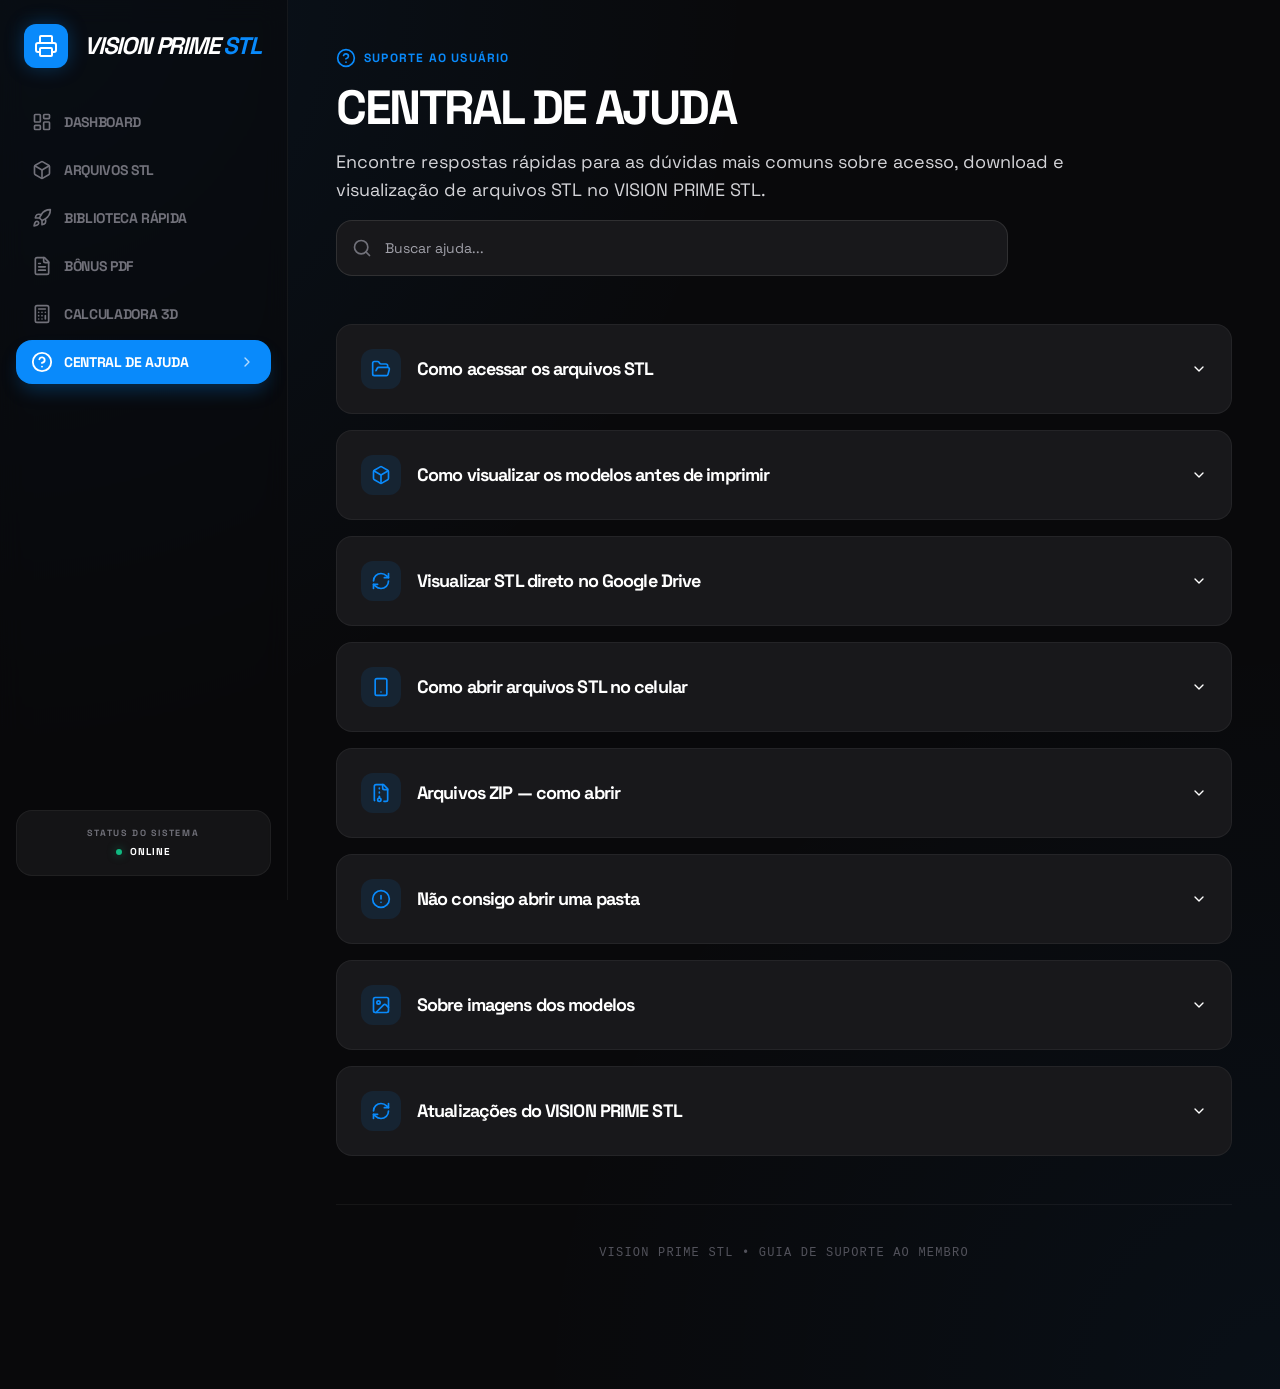
<file: app/ajuda/index.html>
<!DOCTYPE html><!--CESp1dywH2LwWZ0bhTyz1--><html lang="pt-br" class="dark"><head><meta charSet="utf-8"/><meta name="viewport" content="width=device-width, initial-scale=1, maximum-scale=1, viewport-fit=cover"/><link rel="stylesheet" href="/_next/static/css/e9b2b4358028f4db.css" data-precedence="next"/><link rel="preload" as="script" fetchPriority="low" href="/_next/static/chunks/webpack-60785faceb2046e0.js"/><link rel="preconnect" href="https://fonts.googleapis.com"/><link rel="preconnect" href="https://fonts.gstatic.com" crossorigin="anonymous"/><link rel="preconnect" href="https://images.unsplash.com"/><link rel="preconnect" href="https://picsum.photos"/><link rel="manifest" href="/manifest.json"/><meta name="theme-color" content="#078bfb"/><title>VISION PRIME STL</title><meta name="description" content="Acesso exclusivo a modelos e ferramentas para impressão 3D"/><link rel="manifest" href="/manifest.json"/><meta name="mobile-web-app-capable" content="yes"/><meta name="apple-mobile-web-app-title" content="VISION PRIME STL"/><meta name="apple-mobile-web-app-status-bar-style" content="default"/><link rel="icon" href="https://img.icons8.com/ios-filled/192/078bfb/visible.png" type="image/png" sizes="192x192"/><link rel="icon" href="https://img.icons8.com/ios-filled/192/078bfb/visible.png" type="image/png" sizes="192x192"/><link rel="apple-touch-icon" href="https://img.icons8.com/ios-filled/512/078bfb/visible.png"/><link href="https://fonts.googleapis.com/css2?family=Space+Grotesk:wght@300;400;500;600;700&amp;display=swap&amp;font-display=swap" rel="stylesheet"/></head><body class="font-body antialiased bg-black text-white min-h-screen selection:bg-primary selection:text-white"><div hidden=""><!--$--><!--/$--></div><div class="min-h-screen bg-background bg-mesh flex overflow-x-hidden"><aside class="hidden md:flex md:w-64 lg:w-72 border-r border-white/5 h-screen fixed top-0 left-0 z-40 bg-zinc-950/50 backdrop-blur-md overflow-hidden shrink-0"><div class="flex flex-col h-full bg-transparent py-6 w-full overflow-hidden"><div class="px-6 flex items-center gap-4 mb-8 shrink-0"><div class="bg-primary p-2.5 rounded-xl shadow-[0_0_20px_rgba(7,139,251,0.3)] shrink-0 animate-float"><svg xmlns="http://www.w3.org/2000/svg" width="24" height="24" viewBox="0 0 24 24" fill="none" stroke="currentColor" stroke-width="2" stroke-linecap="round" stroke-linejoin="round" class="lucide lucide-printer w-6 h-6 text-white"><path d="M6 18H4a2 2 0 0 1-2-2v-5a2 2 0 0 1 2-2h16a2 2 0 0 1 2 2v5a2 2 0 0 1-2 2h-2"></path><path d="M6 9V3a1 1 0 0 1 1-1h10a1 1 0 0 1 1 1v6"></path><rect x="6" y="14" width="12" height="8" rx="1"></rect></svg></div><span class="font-black text-2xl tracking-tighter text-white whitespace-nowrap uppercase italic">VISION PRIME <span class="text-primary">STL</span></span></div><nav class="flex-1 px-4 space-y-1 overflow-y-auto no-scrollbar min-h-0"><a class="flex items-center justify-between px-4 py-3 rounded-2xl transition-all duration-300 group relative bg-primary text-white shadow-[0_10px_20px_-5px_rgba(7,139,251,0.3)]" href="/app"><div class="flex items-center gap-3"><svg xmlns="http://www.w3.org/2000/svg" width="24" height="24" viewBox="0 0 24 24" fill="none" stroke="currentColor" stroke-width="2" stroke-linecap="round" stroke-linejoin="round" class="lucide lucide-layout-dashboard w-5 h-5 transition-all duration-300 scale-110"><rect width="7" height="9" x="3" y="3" rx="1"></rect><rect width="7" height="5" x="14" y="3" rx="1"></rect><rect width="7" height="9" x="14" y="12" rx="1"></rect><rect width="7" height="5" x="3" y="16" rx="1"></rect></svg><span class="font-bold tracking-tight text-sm uppercase whitespace-nowrap">Dashboard</span></div><svg xmlns="http://www.w3.org/2000/svg" width="24" height="24" viewBox="0 0 24 24" fill="none" stroke="currentColor" stroke-width="2" stroke-linecap="round" stroke-linejoin="round" class="lucide lucide-chevron-right w-4 h-4 opacity-70"><path d="m9 18 6-6-6-6"></path></svg></a><a class="flex items-center justify-between px-4 py-3 rounded-2xl transition-all duration-300 group relative text-zinc-500 hover:text-white hover:bg-white/5" href="/app/stl"><div class="flex items-center gap-3"><svg xmlns="http://www.w3.org/2000/svg" width="24" height="24" viewBox="0 0 24 24" fill="none" stroke="currentColor" stroke-width="2" stroke-linecap="round" stroke-linejoin="round" class="lucide lucide-box w-5 h-5 transition-all duration-300 group-hover:scale-110"><path d="M21 8a2 2 0 0 0-1-1.73l-7-4a2 2 0 0 0-2 0l-7 4A2 2 0 0 0 3 8v8a2 2 0 0 0 1 1.73l7 4a2 2 0 0 0 2 0l7-4A2 2 0 0 0 21 16Z"></path><path d="m3.3 7 8.7 5 8.7-5"></path><path d="M12 22V12"></path></svg><span class="font-bold tracking-tight text-sm uppercase whitespace-nowrap">Arquivos STL</span></div></a><a class="flex items-center justify-between px-4 py-3 rounded-2xl transition-all duration-300 group relative text-zinc-500 hover:text-white hover:bg-white/5" href="/app/biblioteca-rapida"><div class="flex items-center gap-3"><svg xmlns="http://www.w3.org/2000/svg" width="24" height="24" viewBox="0 0 24 24" fill="none" stroke="currentColor" stroke-width="2" stroke-linecap="round" stroke-linejoin="round" class="lucide lucide-rocket w-5 h-5 transition-all duration-300 group-hover:scale-110"><path d="M4.5 16.5c-1.5 1.26-2 5-2 5s3.74-.5 5-2c.71-.84.7-2.13-.09-2.91a2.18 2.18 0 0 0-2.91-.09z"></path><path d="m12 15-3-3a22 22 0 0 1 2-3.95A12.88 12.88 0 0 1 22 2c0 2.72-.78 7.5-6 11a22.35 22.35 0 0 1-4 2z"></path><path d="M9 12H4s.55-3.03 2-4c1.62-1.08 5 0 5 0"></path><path d="M12 15v5s3.03-.55 4-2c1.08-1.62 0-5 0-5"></path></svg><span class="font-bold tracking-tight text-sm uppercase whitespace-nowrap">Biblioteca Rápida</span></div></a><a class="flex items-center justify-between px-4 py-3 rounded-2xl transition-all duration-300 group relative text-zinc-500 hover:text-white hover:bg-white/5" href="/app/bonus"><div class="flex items-center gap-3"><svg xmlns="http://www.w3.org/2000/svg" width="24" height="24" viewBox="0 0 24 24" fill="none" stroke="currentColor" stroke-width="2" stroke-linecap="round" stroke-linejoin="round" class="lucide lucide-file-text w-5 h-5 transition-all duration-300 group-hover:scale-110"><path d="M15 2H6a2 2 0 0 0-2 2v16a2 2 0 0 0 2 2h12a2 2 0 0 0 2-2V7Z"></path><path d="M14 2v4a2 2 0 0 0 2 2h4"></path><path d="M10 9H8"></path><path d="M16 13H8"></path><path d="M16 17H8"></path></svg><span class="font-bold tracking-tight text-sm uppercase whitespace-nowrap">Bônus PDF</span></div></a><a class="flex items-center justify-between px-4 py-3 rounded-2xl transition-all duration-300 group relative text-zinc-500 hover:text-white hover:bg-white/5" href="/app/calculadora"><div class="flex items-center gap-3"><svg xmlns="http://www.w3.org/2000/svg" width="24" height="24" viewBox="0 0 24 24" fill="none" stroke="currentColor" stroke-width="2" stroke-linecap="round" stroke-linejoin="round" class="lucide lucide-calculator w-5 h-5 transition-all duration-300 group-hover:scale-110"><rect width="16" height="20" x="4" y="2" rx="2"></rect><line x1="8" x2="16" y1="6" y2="6"></line><line x1="16" x2="16" y1="14" y2="18"></line><path d="M16 10h.01"></path><path d="M12 10h.01"></path><path d="M8 10h.01"></path><path d="M12 14h.01"></path><path d="M8 14h.01"></path><path d="M12 18h.01"></path><path d="M8 18h.01"></path></svg><span class="font-bold tracking-tight text-sm uppercase whitespace-nowrap">Calculadora 3D</span></div></a><a class="flex items-center justify-between px-4 py-3 rounded-2xl transition-all duration-300 group relative text-zinc-500 hover:text-white hover:bg-white/5" href="/app/ajuda"><div class="flex items-center gap-3"><svg xmlns="http://www.w3.org/2000/svg" width="24" height="24" viewBox="0 0 24 24" fill="none" stroke="currentColor" stroke-width="2" stroke-linecap="round" stroke-linejoin="round" class="lucide lucide-circle-help w-5 h-5 transition-all duration-300 group-hover:scale-110"><circle cx="12" cy="12" r="10"></circle><path d="M9.09 9a3 3 0 0 1 5.83 1c0 2-3 3-3 3"></path><path d="M12 17h.01"></path></svg><span class="font-bold tracking-tight text-sm uppercase whitespace-nowrap">Central de Ajuda</span></div></a></nav><div class="px-4 mt-auto pt-4 space-y-4 shrink-0"><div class="p-4 bg-white/5 rounded-2xl border border-white/5 text-center transition-all hover:border-primary/20"><p class="text-[9px] text-zinc-500 uppercase font-black tracking-[0.2em] mb-1">Status do Sistema</p><div class="flex items-center justify-center gap-2"><div class="w-1.5 h-1.5 rounded-full bg-emerald-500 animate-pulse shadow-[0_0_8px_rgba(16,185,129,0.5)]"></div><p class="text-[10px] font-black text-white uppercase tracking-widest">Online</p></div></div></div></div></aside><main class="flex-1 min-h-screen flex flex-col relative w-full overflow-x-hidden md:ml-64 lg:ml-72">        <header class="md:hidden flex items-center justify-between px-6 py-4 border-b border-white/5 bg-zinc-950/80 backdrop-blur-lg sticky top-0 z-[45]">
          <div class="flex items-center gap-3">
            <div class="bg-primary p-2 rounded-lg shadow-lg shadow-primary/20">
              <svg xmlns="http://www.w3.org/2000/svg" width="24" height="24" viewBox="0 0 24 24" fill="none" stroke="currentColor" stroke-width="2" stroke-linecap="round" stroke-linejoin="round" class="lucide lucide-printer w-5 h-5 text-white"><path d="M6 18H4a2 2 0 0 1-2-2v-5a2 2 0 0 1 2-2h16a2 2 0 0 1 2 2v5a2 2 0 0 1-2 2h-2"></path><path d="M6 9V3a1 1 0 0 1 1-1h10a1 1 0 0 1 1 1v6"></path><rect x="6" y="14" width="12" height="8" rx="1"></rect></svg>
            </div>
            <span class="font-black text-lg tracking-tighter text-white uppercase">VISION PRIME STL</span>
          </div>
          <button class="p-2.5 rounded-xl bg-white/5 text-white active:scale-90 transition-transform">
            <svg xmlns="http://www.w3.org/2000/svg" width="24" height="24" viewBox="0 0 24 24" fill="none" stroke="currentColor" stroke-width="2" stroke-linecap="round" stroke-linejoin="round" class="lucide lucide-menu w-6 h-6"><line x1="4" x2="20" y1="12" y2="12"></line><line x1="4" x2="20" y1="6" y2="6"></line><line x1="4" x2="20" y1="18" y2="18"></line></svg>
          </button>
        </header><div class="flex-1 p-4 sm:p-6 md:p-8 lg:p-12 max-w-[1600px] mx-auto w-full"><div class="space-y-8 md:space-y-12 animate-in fade-in slide-in-from-bottom-4 duration-700 pb-20"><header class="space-y-4"><div class="flex items-center gap-2 mb-2"><svg xmlns="http://www.w3.org/2000/svg" width="24" height="24" viewBox="0 0 24 24" fill="none" stroke="currentColor" stroke-width="2" stroke-linecap="round" stroke-linejoin="round" class="lucide lucide-circle-help w-5 h-5 text-primary"><circle cx="12" cy="12" r="10"></circle><path d="M9.09 9a3 3 0 0 1 5.83 1c0 2-3 3-3 3"></path><path d="M12 17h.01"></path></svg><span class="text-primary font-bold tracking-widest text-xs uppercase">Suporte ao Usuário</span></div><h1 class="text-3xl md:text-5xl font-extrabold text-white tracking-tighter uppercase">Central de Ajuda</h1><p class="text-zinc-300 text-base md:text-lg max-w-3xl">Encontre respostas rápidas para as dúvidas mais comuns sobre acesso, download e visualização de arquivos STL no VISION PRIME STL.</p><div class="relative group max-w-2xl mt-8"><div class="absolute inset-y-0 left-4 flex items-center pointer-events-none"><svg xmlns="http://www.w3.org/2000/svg" width="24" height="24" viewBox="0 0 24 24" fill="none" stroke="currentColor" stroke-width="2" stroke-linecap="round" stroke-linejoin="round" class="lucide lucide-search w-5 h-5 text-zinc-500 group-focus-within:text-primary transition-colors"><circle cx="11" cy="11" r="8"></circle><path d="m21 21-4.3-4.3"></path></svg></div><input type="text" class="flex w-full border px-3 py-2 ring-offset-background file:border-0 file:bg-transparent file:text-sm file:font-medium file:text-foreground placeholder:text-muted-foreground focus-visible:outline-none focus-visible:ring-2 focus-visible:ring-ring focus-visible:ring-offset-2 disabled:cursor-not-allowed disabled:opacity-50 md:text-sm pl-12 h-14 bg-zinc-900 border-white/10 focus:ring-primary focus:border-primary text-lg rounded-2xl" placeholder="Buscar ajuda..." value=""></div></header><section class="max-w-4xl"><div class="space-y-4" data-orientation="vertical"><div data-state="closed" data-orientation="vertical" class="bg-zinc-900 border border-white/5 rounded-2xl px-6 transition-all data-[state=open]:border-primary/30 data-[state=open]:shadow-[0_0_20px_rgba(7,139,251,0.05)] overflow-hidden"><h3 data-orientation="vertical" data-state="closed" class="flex"><button type="button" aria-controls="radix-_R_h9bsnq9fdb_" aria-expanded="false" data-state="closed" data-orientation="vertical" id="radix-_R_19bsnq9fdb_" class="flex flex-1 items-center justify-between font-medium transition-all [&amp;[data-state=open]&gt;svg]:rotate-180 hover:no-underline py-6" data-radix-collection-item=""><div class="flex items-center gap-4 text-left"><div class="p-2.5 rounded-xl bg-primary/10 text-primary"><svg xmlns="http://www.w3.org/2000/svg" width="24" height="24" viewBox="0 0 24 24" fill="none" stroke="currentColor" stroke-width="2" stroke-linecap="round" stroke-linejoin="round" class="lucide lucide-folder-open w-5 h-5"><path d="m6 14 1.5-2.9A2 2 0 0 1 9.24 10H20a2 2 0 0 1 1.94 2.5l-1.54 6a2 2 0 0 1-1.95 1.5H4a2 2 0 0 1-2-2V5a2 2 0 0 1 2-2h3.9a2 2 0 0 1 1.69.9l.81 1.2a2 2 0 0 0 1.67.9H18a2 2 0 0 1 2 2v2"></path></svg></div><span class="text-lg font-bold text-white group-hover:text-primary transition-colors">Como acessar os arquivos STL</span></div><svg xmlns="http://www.w3.org/2000/svg" width="24" height="24" viewBox="0 0 24 24" fill="none" stroke="currentColor" stroke-width="2" stroke-linecap="round" stroke-linejoin="round" class="lucide lucide-chevron-down h-4 w-4 shrink-0 transition-transform duration-200"><path d="m6 9 6 6 6-6"></path></svg></button></h3><div data-state="closed" id="radix-_R_h9bsnq9fdb_" hidden="" role="region" aria-labelledby="radix-_R_19bsnq9fdb_" data-orientation="vertical" class="overflow-hidden text-sm transition-all data-[state=closed]:animate-accordion-up data-[state=open]:animate-accordion-down" style="--radix-accordion-content-height: var(--radix-collapsible-content-height); --radix-accordion-content-width: var(--radix-collapsible-content-width);"><div class="pb-8 pt-2"><div class="pl-0 md:pl-14"><div class="space-y-4 text-zinc-300"><p>O acesso é feito de forma simples através da nossa Central VISION PRIME STL.</p><ol class="list-decimal list-inside space-y-2 ml-2"><li>Acesse a aba <span class="text-white font-medium">Arquivos STL</span> no menu lateral.</li><li>Escolha a categoria desejada (ex: Canecas, Funko, etc).</li><li>Clique no botão <span class="text-primary font-bold">Acessar Pasta</span>.</li><li>O sistema abrirá automaticamente a pasta correspondente no Google Drive.</li></ol><p>Dentro da pasta, você poderá visualizar todos os arquivos e realizar o download individual ou em lote.</p><div class="bg-white/5 p-4 rounded-xl border border-white/5 flex items-center justify-center gap-3 text-xs font-bold text-zinc-400"><span>Central VISION PRIME STL</span><svg xmlns="http://www.w3.org/2000/svg" width="24" height="24" viewBox="0 0 24 24" fill="none" stroke="currentColor" stroke-width="2" stroke-linecap="round" stroke-linejoin="round" class="lucide lucide-chevron-right w-4 h-4"><path d="m9 18 6-6-6-6"></path></svg><span>CATEGORIA</span><svg xmlns="http://www.w3.org/2000/svg" width="24" height="24" viewBox="0 0 24 24" fill="none" stroke="currentColor" stroke-width="2" stroke-linecap="round" stroke-linejoin="round" class="lucide lucide-chevron-right w-4 h-4"><path d="m9 18 6-6-6-6"></path></svg><span>ACESSAR PASTA</span><svg xmlns="http://www.w3.org/2000/svg" width="24" height="24" viewBox="0 0 24 24" fill="none" stroke="currentColor" stroke-width="2" stroke-linecap="round" stroke-linejoin="round" class="lucide lucide-chevron-right w-4 h-4"><path d="m9 18 6-6-6-6"></path></svg><span class="text-primary">GOOGLE DRIVE</span></div></div></div></div></div></div><div data-state="closed" data-orientation="vertical" class="bg-zinc-900 border border-white/5 rounded-2xl px-6 transition-all data-[state=open]:border-primary/30 data-[state=open]:shadow-[0_0_20px_rgba(7,139,251,0.05)] overflow-hidden"><h3 data-orientation="vertical" data-state="closed" class="flex"><button type="button" aria-controls="radix-_R_i9bsnq9fdb_" aria-expanded="false" data-state="closed" data-orientation="vertical" id="radix-_R_29bsnq9fdb_" class="flex flex-1 items-center justify-between font-medium transition-all [&amp;[data-state=open]&gt;svg]:rotate-180 hover:no-underline py-6" data-radix-collection-item=""><div class="flex items-center gap-4 text-left"><div class="p-2.5 rounded-xl bg-primary/10 text-primary"><svg xmlns="http://www.w3.org/2000/svg" width="24" height="24" viewBox="0 0 24 24" fill="none" stroke="currentColor" stroke-width="2" stroke-linecap="round" stroke-linejoin="round" class="lucide lucide-box w-5 h-5"><path d="M21 8a2 2 0 0 0-1-1.73l-7-4a2 2 0 0 0-2 0l-7 4A2 2 0 0 0 3 8v8a2 2 0 0 0 1 1.73l7 4a2 2 0 0 0 2 0l7-4A2 2 0 0 0 21 16Z"></path><path d="m3.3 7 8.7 5 8.7-5"></path><path d="M12 22V12"></path></svg></div><span class="text-lg font-bold text-white group-hover:text-primary transition-colors">Como visualizar os modelos antes de imprimir</span></div><svg xmlns="http://www.w3.org/2000/svg" width="24" height="24" viewBox="0 0 24 24" fill="none" stroke="currentColor" stroke-width="2" stroke-linecap="round" stroke-linejoin="round" class="lucide lucide-chevron-down h-4 w-4 shrink-0 transition-transform duration-200"><path d="m6 9 6 6 6-6"></path></svg></button></h3><div data-state="closed" id="radix-_R_i9bsnq9fdb_" hidden="" role="region" aria-labelledby="radix-_R_29bsnq9fdb_" data-orientation="vertical" class="overflow-hidden text-sm transition-all data-[state=closed]:animate-accordion-up data-[state=open]:animate-accordion-down" style="--radix-accordion-content-height: var(--radix-collapsible-content-height); --radix-accordion-content-width: var(--radix-collapsible-content-width);"><div class="pb-8 pt-2"><div class="pl-0 md:pl-14"><div class="space-y-4 text-zinc-300"><p>Arquivos STL são modelos 3D brutos e nem sempre possuem uma imagem de pré-visualização (Thumbnail) gerada automaticamente pelo Windows ou Mac.</p><p>Recomendamos o uso de softwares de fatiamento para visualizar os detalhes:</p><div class="grid grid-cols-2 gap-3"><div class="bg-white/5 px-4 py-2 rounded-lg border border-white/5 flex items-center gap-2"><svg xmlns="http://www.w3.org/2000/svg" width="24" height="24" viewBox="0 0 24 24" fill="none" stroke="currentColor" stroke-width="2" stroke-linecap="round" stroke-linejoin="round" class="lucide lucide-box w-4 h-4 text-primary"><path d="M21 8a2 2 0 0 0-1-1.73l-7-4a2 2 0 0 0-2 0l-7 4A2 2 0 0 0 3 8v8a2 2 0 0 0 1 1.73l7 4a2 2 0 0 0 2 0l7-4A2 2 0 0 0 21 16Z"></path><path d="m3.3 7 8.7 5 8.7-5"></path><path d="M12 22V12"></path></svg><span class="text-white text-sm">Cura</span></div><div class="bg-white/5 px-4 py-2 rounded-lg border border-white/5 flex items-center gap-2"><svg xmlns="http://www.w3.org/2000/svg" width="24" height="24" viewBox="0 0 24 24" fill="none" stroke="currentColor" stroke-width="2" stroke-linecap="round" stroke-linejoin="round" class="lucide lucide-box w-4 h-4 text-primary"><path d="M21 8a2 2 0 0 0-1-1.73l-7-4a2 2 0 0 0-2 0l-7 4A2 2 0 0 0 3 8v8a2 2 0 0 0 1 1.73l7 4a2 2 0 0 0 2 0l7-4A2 2 0 0 0 21 16Z"></path><path d="m3.3 7 8.7 5 8.7-5"></path><path d="M12 22V12"></path></svg><span class="text-white text-sm">PrusaSlicer</span></div><div class="bg-white/5 px-4 py-2 rounded-lg border border-white/5 flex items-center gap-2"><svg xmlns="http://www.w3.org/2000/svg" width="24" height="24" viewBox="0 0 24 24" fill="none" stroke="currentColor" stroke-width="2" stroke-linecap="round" stroke-linejoin="round" class="lucide lucide-box w-4 h-4 text-primary"><path d="M21 8a2 2 0 0 0-1-1.73l-7-4a2 2 0 0 0-2 0l-7 4A2 2 0 0 0 3 8v8a2 2 0 0 0 1 1.73l7 4a2 2 0 0 0 2 0l7-4A2 2 0 0 0 21 16Z"></path><path d="m3.3 7 8.7 5 8.7-5"></path><path d="M12 22V12"></path></svg><span class="text-white text-sm">Bambu Studio</span></div><div class="bg-white/5 px-4 py-2 rounded-lg border border-white/5 flex items-center gap-2"><svg xmlns="http://www.w3.org/2000/svg" width="24" height="24" viewBox="0 0 24 24" fill="none" stroke="currentColor" stroke-width="2" stroke-linecap="round" stroke-linejoin="round" class="lucide lucide-box w-4 h-4 text-primary"><path d="M21 8a2 2 0 0 0-1-1.73l-7-4a2 2 0 0 0-2 0l-7 4A2 2 0 0 0 3 8v8a2 2 0 0 0 1 1.73l7 4a2 2 0 0 0 2 0l7-4A2 2 0 0 0 21 16Z"></path><path d="m3.3 7 8.7 5 8.7-5"></path><path d="M12 22V12"></path></svg><span class="text-white text-sm">OrcaSlicer</span></div></div><p class="text-sm">Estes softwares permitem girar, escalar e analisar a estrutura do modelo antes de enviar para a impressora.</p></div></div></div></div></div><div data-state="closed" data-orientation="vertical" class="bg-zinc-900 border border-white/5 rounded-2xl px-6 transition-all data-[state=open]:border-primary/30 data-[state=open]:shadow-[0_0_20px_rgba(7,139,251,0.05)] overflow-hidden"><h3 data-orientation="vertical" data-state="closed" class="flex"><button type="button" aria-controls="radix-_R_j9bsnq9fdb_" aria-expanded="false" data-state="closed" data-orientation="vertical" id="radix-_R_39bsnq9fdb_" class="flex flex-1 items-center justify-between font-medium transition-all [&amp;[data-state=open]&gt;svg]:rotate-180 hover:no-underline py-6" data-radix-collection-item=""><div class="flex items-center gap-4 text-left"><div class="p-2.5 rounded-xl bg-primary/10 text-primary"><svg xmlns="http://www.w3.org/2000/svg" width="24" height="24" viewBox="0 0 24 24" fill="none" stroke="currentColor" stroke-width="2" stroke-linecap="round" stroke-linejoin="round" class="lucide lucide-refresh-cw w-5 h-5"><path d="M3 12a9 9 0 0 1 9-9 9.75 9.75 0 0 1 6.74 2.74L21 8"></path><path d="M21 3v5h-5"></path><path d="M21 12a9 9 0 0 1-9 9 9.75 9.75 0 0 1-6.74-2.74L3 16"></path><path d="M8 16H3v5"></path></svg></div><span class="text-lg font-bold text-white group-hover:text-primary transition-colors">Visualizar STL direto no Google Drive</span></div><svg xmlns="http://www.w3.org/2000/svg" width="24" height="24" viewBox="0 0 24 24" fill="none" stroke="currentColor" stroke-width="2" stroke-linecap="round" stroke-linejoin="round" class="lucide lucide-chevron-down h-4 w-4 shrink-0 transition-transform duration-200"><path d="m6 9 6 6 6-6"></path></svg></button></h3><div data-state="closed" id="radix-_R_j9bsnq9fdb_" hidden="" role="region" aria-labelledby="radix-_R_39bsnq9fdb_" data-orientation="vertical" class="overflow-hidden text-sm transition-all data-[state=closed]:animate-accordion-up data-[state=open]:animate-accordion-down" style="--radix-accordion-content-height: var(--radix-collapsible-content-height); --radix-accordion-content-width: var(--radix-collapsible-content-width);"><div class="pb-8 pt-2"><div class="pl-0 md:pl-14"><div class="space-y-4 text-zinc-300"><p>Você pode visualizar os modelos em 3D sem baixar nada usando plugins gratuitos do Google Drive:</p><ol class="list-decimal list-inside space-y-2 ml-2"><li>No Google Drive, clique com o botão direito no arquivo STL.</li><li>Vá em <span class="text-white">Abrir com</span> → <span class="text-white">Conectar mais aplicativos</span>.</li><li>Busque por: <span class="text-primary font-bold">"3D STL OBJ Viewer"</span>.</li><li>Clique em Instalar.</li></ol><p>Após instalado, basta clicar duas vezes no arquivo e selecionar o visualizador para ver o modelo em 3D direto no navegador.</p></div></div></div></div></div><div data-state="closed" data-orientation="vertical" class="bg-zinc-900 border border-white/5 rounded-2xl px-6 transition-all data-[state=open]:border-primary/30 data-[state=open]:shadow-[0_0_20px_rgba(7,139,251,0.05)] overflow-hidden"><h3 data-orientation="vertical" data-state="closed" class="flex"><button type="button" aria-controls="radix-_R_k9bsnq9fdb_" aria-expanded="false" data-state="closed" data-orientation="vertical" id="radix-_R_49bsnq9fdb_" class="flex flex-1 items-center justify-between font-medium transition-all [&amp;[data-state=open]&gt;svg]:rotate-180 hover:no-underline py-6" data-radix-collection-item=""><div class="flex items-center gap-4 text-left"><div class="p-2.5 rounded-xl bg-primary/10 text-primary"><svg xmlns="http://www.w3.org/2000/svg" width="24" height="24" viewBox="0 0 24 24" fill="none" stroke="currentColor" stroke-width="2" stroke-linecap="round" stroke-linejoin="round" class="lucide lucide-smartphone w-5 h-5"><rect width="14" height="20" x="5" y="2" rx="2" ry="2"></rect><path d="M12 18h.01"></path></svg></div><span class="text-lg font-bold text-white group-hover:text-primary transition-colors">Como abrir arquivos STL no celular</span></div><svg xmlns="http://www.w3.org/2000/svg" width="24" height="24" viewBox="0 0 24 24" fill="none" stroke="currentColor" stroke-width="2" stroke-linecap="round" stroke-linejoin="round" class="lucide lucide-chevron-down h-4 w-4 shrink-0 transition-transform duration-200"><path d="m6 9 6 6 6-6"></path></svg></button></h3><div data-state="closed" id="radix-_R_k9bsnq9fdb_" hidden="" role="region" aria-labelledby="radix-_R_49bsnq9fdb_" data-orientation="vertical" class="overflow-hidden text-sm transition-all data-[state=closed]:animate-accordion-up data-[state=open]:animate-accordion-down" style="--radix-accordion-content-height: var(--radix-collapsible-content-height); --radix-accordion-content-width: var(--radix-collapsible-content-width);"><div class="pb-8 pt-2"><div class="pl-0 md:pl-14"><div class="space-y-4 text-zinc-300"><p>Para visualizar modelos no smartphone, você precisará de aplicativos específicos:</p><div class="space-y-4"><div><p class="text-xs font-bold uppercase tracking-widest text-zinc-400 mb-2">Android</p><ul class="list-disc list-inside text-sm space-y-1"><li>STL Viewer</li><li>MeshLab</li><li>3D Model Viewer</li></ul></div><div><p class="text-xs font-bold uppercase tracking-widest text-zinc-400 mb-2">iPhone (iOS)</p><ul class="list-disc list-inside text-sm space-y-1"><li>STL Viewer</li><li>3D Model Viewer</li></ul></div></div><div class="bg-primary/10 border border-primary/20 p-3 rounded-lg text-sm text-primary font-medium">Dica: Baixe o arquivo STL primeiro e depois abra com um desses aplicativos.</div></div></div></div></div></div><div data-state="closed" data-orientation="vertical" class="bg-zinc-900 border border-white/5 rounded-2xl px-6 transition-all data-[state=open]:border-primary/30 data-[state=open]:shadow-[0_0_20px_rgba(7,139,251,0.05)] overflow-hidden"><h3 data-orientation="vertical" data-state="closed" class="flex"><button type="button" aria-controls="radix-_R_l9bsnq9fdb_" aria-expanded="false" data-state="closed" data-orientation="vertical" id="radix-_R_59bsnq9fdb_" class="flex flex-1 items-center justify-between font-medium transition-all [&amp;[data-state=open]&gt;svg]:rotate-180 hover:no-underline py-6" data-radix-collection-item=""><div class="flex items-center gap-4 text-left"><div class="p-2.5 rounded-xl bg-primary/10 text-primary"><svg xmlns="http://www.w3.org/2000/svg" width="24" height="24" viewBox="0 0 24 24" fill="none" stroke="currentColor" stroke-width="2" stroke-linecap="round" stroke-linejoin="round" class="lucide lucide-file-archive w-5 h-5"><path d="M10 12v-1"></path><path d="M10 18v-2"></path><path d="M10 7V6"></path><path d="M14 2v4a2 2 0 0 0 2 2h4"></path><path d="M15.5 22H18a2 2 0 0 0 2-2V7l-5-5H6a2 2 0 0 0-2 2v16a2 2 0 0 0 .274 1.01"></path><circle cx="10" cy="20" r="2"></circle></svg></div><span class="text-lg font-bold text-white group-hover:text-primary transition-colors">Arquivos ZIP — como abrir</span></div><svg xmlns="http://www.w3.org/2000/svg" width="24" height="24" viewBox="0 0 24 24" fill="none" stroke="currentColor" stroke-width="2" stroke-linecap="round" stroke-linejoin="round" class="lucide lucide-chevron-down h-4 w-4 shrink-0 transition-transform duration-200"><path d="m6 9 6 6 6-6"></path></svg></button></h3><div data-state="closed" id="radix-_R_l9bsnq9fdb_" hidden="" role="region" aria-labelledby="radix-_R_59bsnq9fdb_" data-orientation="vertical" class="overflow-hidden text-sm transition-all data-[state=closed]:animate-accordion-up data-[state=open]:animate-accordion-down" style="--radix-accordion-content-height: var(--radix-collapsible-content-height); --radix-accordion-content-width: var(--radix-collapsible-content-width);"><div class="pb-8 pt-2"><div class="pl-0 md:pl-14"><div class="space-y-4 text-zinc-300"><p>Alguns modelos são pacotes grandes e vêm compactados em formato .ZIP para facilitar o download.</p><ol class="list-decimal list-inside space-y-2 ml-2"><li>Baixe o arquivo ZIP completo para seu computador.</li><li>Clique com o botão direito e selecione <span class="text-white">"Extrair Tudo"</span> ou <span class="text-white">"Extrair Aqui"</span>.</li><li>Uma nova pasta aparecerá com todos os arquivos STL descompactados.</li></ol></div></div></div></div></div><div data-state="closed" data-orientation="vertical" class="bg-zinc-900 border border-white/5 rounded-2xl px-6 transition-all data-[state=open]:border-primary/30 data-[state=open]:shadow-[0_0_20px_rgba(7,139,251,0.05)] overflow-hidden"><h3 data-orientation="vertical" data-state="closed" class="flex"><button type="button" aria-controls="radix-_R_m9bsnq9fdb_" aria-expanded="false" data-state="closed" data-orientation="vertical" id="radix-_R_69bsnq9fdb_" class="flex flex-1 items-center justify-between font-medium transition-all [&amp;[data-state=open]&gt;svg]:rotate-180 hover:no-underline py-6" data-radix-collection-item=""><div class="flex items-center gap-4 text-left"><div class="p-2.5 rounded-xl bg-primary/10 text-primary"><svg xmlns="http://www.w3.org/2000/svg" width="24" height="24" viewBox="0 0 24 24" fill="none" stroke="currentColor" stroke-width="2" stroke-linecap="round" stroke-linejoin="round" class="lucide lucide-circle-alert w-5 h-5"><circle cx="12" cy="12" r="10"></circle><line x1="12" x2="12" y1="8" y2="12"></line><line x1="12" x2="12.01" y1="16" y2="16"></line></svg></div><span class="text-lg font-bold text-white group-hover:text-primary transition-colors">Não consigo abrir uma pasta</span></div><svg xmlns="http://www.w3.org/2000/svg" width="24" height="24" viewBox="0 0 24 24" fill="none" stroke="currentColor" stroke-width="2" stroke-linecap="round" stroke-linejoin="round" class="lucide lucide-chevron-down h-4 w-4 shrink-0 transition-transform duration-200"><path d="m6 9 6 6 6-6"></path></svg></button></h3><div data-state="closed" id="radix-_R_m9bsnq9fdb_" hidden="" role="region" aria-labelledby="radix-_R_69bsnq9fdb_" data-orientation="vertical" class="overflow-hidden text-sm transition-all data-[state=closed]:animate-accordion-up data-[state=open]:animate-accordion-down" style="--radix-accordion-content-height: var(--radix-collapsible-content-height); --radix-accordion-content-width: var(--radix-collapsible-content-width);"><div class="pb-8 pt-2"><div class="pl-0 md:pl-14"><div class="space-y-4 text-zinc-300"><p>Se encontrar problemas ao abrir os links do Google Drive, verifique:</p><ul class="space-y-3"><li class="flex gap-3"><div class="h-5 w-5 rounded-full bg-primary/20 flex items-center justify-center shrink-0 mt-0.5"><span class="text-[10px] text-primary font-bold">1</span></div><p><span class="text-white font-medium">Internet:</span> Verifique se sua conexão está estável.</p></li><li class="flex gap-3"><div class="h-5 w-5 rounded-full bg-primary/20 flex items-center justify-center shrink-0 mt-0.5"><span class="text-[10px] text-primary font-bold">2</span></div><p><span class="text-white font-medium">Dispositivo:</span> Algumas pastas gigantes podem travar o app do Google Drive no celular. Tente abrir pelo computador.</p></li><li class="flex gap-3"><div class="h-5 w-5 rounded-full bg-primary/20 flex items-center justify-center shrink-0 mt-0.5"><span class="text-[10px] text-primary font-bold">3</span></div><p><span class="text-white font-medium">Navegador:</span> Limpe o cache ou tente o modo anônimo.</p></li></ul></div></div></div></div></div><div data-state="closed" data-orientation="vertical" class="bg-zinc-900 border border-white/5 rounded-2xl px-6 transition-all data-[state=open]:border-primary/30 data-[state=open]:shadow-[0_0_20px_rgba(7,139,251,0.05)] overflow-hidden"><h3 data-orientation="vertical" data-state="closed" class="flex"><button type="button" aria-controls="radix-_R_n9bsnq9fdb_" aria-expanded="false" data-state="closed" data-orientation="vertical" id="radix-_R_79bsnq9fdb_" class="flex flex-1 items-center justify-between font-medium transition-all [&amp;[data-state=open]&gt;svg]:rotate-180 hover:no-underline py-6" data-radix-collection-item=""><div class="flex items-center gap-4 text-left"><div class="p-2.5 rounded-xl bg-primary/10 text-primary"><svg xmlns="http://www.w3.org/2000/svg" width="24" height="24" viewBox="0 0 24 24" fill="none" stroke="currentColor" stroke-width="2" stroke-linecap="round" stroke-linejoin="round" class="lucide lucide-image w-5 h-5"><rect width="18" height="18" x="3" y="3" rx="2" ry="2"></rect><circle cx="9" cy="9" r="2"></circle><path d="m21 15-3.086-3.086a2 2 0 0 0-2.828 0L6 21"></path></svg></div><span class="text-lg font-bold text-white group-hover:text-primary transition-colors">Sobre imagens dos modelos</span></div><svg xmlns="http://www.w3.org/2000/svg" width="24" height="24" viewBox="0 0 24 24" fill="none" stroke="currentColor" stroke-width="2" stroke-linecap="round" stroke-linejoin="round" class="lucide lucide-chevron-down h-4 w-4 shrink-0 transition-transform duration-200"><path d="m6 9 6 6 6-6"></path></svg></button></h3><div data-state="closed" id="radix-_R_n9bsnq9fdb_" hidden="" role="region" aria-labelledby="radix-_R_79bsnq9fdb_" data-orientation="vertical" class="overflow-hidden text-sm transition-all data-[state=closed]:animate-accordion-up data-[state=open]:animate-accordion-down" style="--radix-accordion-content-height: var(--radix-collapsible-content-height); --radix-accordion-content-width: var(--radix-collapsible-content-width);"><div class="pb-8 pt-2"><div class="pl-0 md:pl-14"><div class="space-y-4 text-zinc-300"><p>Muitas pastas contêm apenas o arquivo <span class="text-white">.STL</span> bruto. Isso acontece porque são modelos direto da produção.</p><p>Se a pasta não tiver uma foto (JPG/PNG), você deve usar um <span class="text-primary">Visualizador 3D</span> ou seu software de fatiamento para ver como a peça é antes de imprimir.</p></div></div></div></div></div><div data-state="closed" data-orientation="vertical" class="bg-zinc-900 border border-white/5 rounded-2xl px-6 transition-all data-[state=open]:border-primary/30 data-[state=open]:shadow-[0_0_20px_rgba(7,139,251,0.05)] overflow-hidden"><h3 data-orientation="vertical" data-state="closed" class="flex"><button type="button" aria-controls="radix-_R_o9bsnq9fdb_" aria-expanded="false" data-state="closed" data-orientation="vertical" id="radix-_R_89bsnq9fdb_" class="flex flex-1 items-center justify-between font-medium transition-all [&amp;[data-state=open]&gt;svg]:rotate-180 hover:no-underline py-6" data-radix-collection-item=""><div class="flex items-center gap-4 text-left"><div class="p-2.5 rounded-xl bg-primary/10 text-primary"><svg xmlns="http://www.w3.org/2000/svg" width="24" height="24" viewBox="0 0 24 24" fill="none" stroke="currentColor" stroke-width="2" stroke-linecap="round" stroke-linejoin="round" class="lucide lucide-refresh-cw w-5 h-5"><path d="M3 12a9 9 0 0 1 9-9 9.75 9.75 0 0 1 6.74 2.74L21 8"></path><path d="M21 3v5h-5"></path><path d="M21 12a9 9 0 0 1-9 9 9.75 9.75 0 0 1-6.74-2.74L3 16"></path><path d="M8 16H3v5"></path></svg></div><span class="text-lg font-bold text-white group-hover:text-primary transition-colors">Atualizações do VISION PRIME STL</span></div><svg xmlns="http://www.w3.org/2000/svg" width="24" height="24" viewBox="0 0 24 24" fill="none" stroke="currentColor" stroke-width="2" stroke-linecap="round" stroke-linejoin="round" class="lucide lucide-chevron-down h-4 w-4 shrink-0 transition-transform duration-200"><path d="m6 9 6 6 6-6"></path></svg></button></h3><div data-state="closed" id="radix-_R_o9bsnq9fdb_" hidden="" role="region" aria-labelledby="radix-_R_89bsnq9fdb_" data-orientation="vertical" class="overflow-hidden text-sm transition-all data-[state=closed]:animate-accordion-up data-[state=open]:animate-accordion-down" style="--radix-accordion-content-height: var(--radix-collapsible-content-height); --radix-accordion-content-width: var(--radix-collapsible-content-width);"><div class="pb-8 pt-2"><div class="pl-0 md:pl-14"><div class="space-y-4 text-zinc-300"><p>Nossa plataforma é viva! Estamos em constante evolução para oferecer o melhor conteúdo para você.</p><ul class="list-disc list-inside space-y-2 ml-2"><li><span class="text-white">Novos modelos:</span> Adicionados periodicamente.</li><li><span class="text-white">Novas categorias:</span> Criadas conforme a demanda dos membros.</li><li><span class="text-white">Organização:</span> Pastas antigas podem ser reorganizadas para facilitar a busca.</li></ul><p class="text-sm italic text-zinc-400">Fique de olho na Central de Anúncios e no seu e-mail para novidades.</p></div></div></div></div></div></div></section><footer class="pt-10 border-t border-white/5 text-center"><p class="text-xs text-zinc-600 font-mono uppercase tracking-widest">VISION PRIME STL • Guia de Suporte ao Membro</p></footer></div><!--$--><!--/$--></div></main></div><div role="region" aria-label="Notifications (F8)" tabindex="-1" style="pointer-events:none"><ol tabindex="-1" class="fixed top-0 z-[100] flex max-h-screen w-full flex-col-reverse p-4 sm:bottom-0 sm:right-0 sm:top-auto sm:flex-col md:max-w-[420px]"></ol></div>
      <script>
      document.addEventListener('DOMContentLoaded', () => {
        const mobileHeaderBtn = document.querySelector('header.md\:hidden button');
        const mobileSidebar = document.querySelector('aside.fixed.inset-y-0');
        const mobileCloseBtn = mobileSidebar ? mobileSidebar.querySelector('button') : null;
        const overlay = document.getElementById('sidebar-overlay');

        function openMenu() {
          mobileSidebar.classList.remove('-translate-x-full');
          mobileHeaderBtn.classList.remove('text-white');
          mobileHeaderBtn.classList.add('text-primary');
          if (overlay) {
            overlay.classList.remove('opacity-0', 'pointer-events-none');
            overlay.classList.add('opacity-100', 'pointer-events-auto');
          }
        }

        function closeMenu() {
          mobileSidebar.classList.add('-translate-x-full');
          mobileHeaderBtn.classList.remove('text-primary');
          mobileHeaderBtn.classList.add('text-white');
          if (overlay) {
            overlay.classList.remove('opacity-100', 'pointer-events-auto');
            overlay.classList.add('opacity-0', 'pointer-events-none');
          }
        }

        if (mobileHeaderBtn && mobileSidebar) {
          mobileHeaderBtn.addEventListener('click', openMenu);
        }

        if (mobileCloseBtn && mobileSidebar) {
          mobileCloseBtn.addEventListener('click', closeMenu);
        }

        if (overlay) {
          overlay.addEventListener('click', closeMenu);
        }
      });
    </script>
      <script>
      (function() {
        var NAV_LINKS = [
          { key: 'dashboard', href: '/app', label: 'Dashboard', icon: '<svg xmlns="http://www.w3.org/2000/svg" width="20" height="20" viewBox="0 0 24 24" fill="none" stroke="currentColor" stroke-width="2" stroke-linecap="round" stroke-linejoin="round"><rect width="7" height="9" x="3" y="3" rx="1"></rect><rect width="7" height="5" x="14" y="3" rx="1"></rect><rect width="7" height="9" x="14" y="12" rx="1"></rect><rect width="7" height="5" x="3" y="16" rx="1"></rect></svg>' },
          { key: 'stl', href: '/app/stl', label: 'Arquivos STL', icon: '<svg xmlns="http://www.w3.org/2000/svg" width="20" height="20" viewBox="0 0 24 24" fill="none" stroke="currentColor" stroke-width="2" stroke-linecap="round" stroke-linejoin="round"><path d="M21 8a2 2 0 0 0-1-1.73l-7-4a2 2 0 0 0-2 0l-7 4A2 2 0 0 0 3 8v8a2 2 0 0 0 1 1.73l7 4a2 2 0 0 0 2 0l7-4A2 2 0 0 0 21 16Z"></path><path d="m3.3 7 8.7 5 8.7-5"></path><path d="M12 22V12"></path></svg>' },
          { key: 'biblioteca-rapida', href: '/app/biblioteca-rapida', label: 'Biblioteca R\u00e1pida', icon: '<svg xmlns="http://www.w3.org/2000/svg" width="20" height="20" viewBox="0 0 24 24" fill="none" stroke="currentColor" stroke-width="2" stroke-linecap="round" stroke-linejoin="round"><path d="M4.5 16.5c-1.5 1.26-2 5-2 5s3.74-.5 5-2c.71-.84.7-2.13-.09-2.91a2.18 2.18 0 0 0-2.91-.09z"></path><path d="m12 15-3-3a22 22 0 0 1 2-3.95A12.88 12.88 0 0 1 22 2c0 2.72-.78 7.5-6 11a22.35 22.35 0 0 1-4 2z"></path><path d="M9 12H4s.55-3.03 2-4c1.62-1.08 5 0 5 0"></path><path d="M12 15v5s3.03-.55 4-2c1.08-1.62 0-5 0-5"></path></svg>' },
          { key: 'bonus', href: '/app/bonus', label: 'B\u00f4nus PDF', icon: '<svg xmlns="http://www.w3.org/2000/svg" width="20" height="20" viewBox="0 0 24 24" fill="none" stroke="currentColor" stroke-width="2" stroke-linecap="round" stroke-linejoin="round"><path d="M15 2H6a2 2 0 0 0-2 2v16a2 2 0 0 0 2 2h12a2 2 0 0 0 2-2V7Z"></path><path d="M14 2v4a2 2 0 0 0 2 2h4"></path><path d="M10 9H8"></path><path d="M16 13H8"></path><path d="M16 17H8"></path></svg>' },
          { key: 'calculadora', href: '/app/calculadora', label: 'Calculadora 3D', icon: '<svg xmlns="http://www.w3.org/2000/svg" width="20" height="20" viewBox="0 0 24 24" fill="none" stroke="currentColor" stroke-width="2" stroke-linecap="round" stroke-linejoin="round"><rect width="16" height="20" x="4" y="2" rx="2"></rect><line x1="8" x2="16" y1="6" y2="6"></line><line x1="16" x2="16" y1="14" y2="18"></line><path d="M16 10h.01"></path><path d="M12 10h.01"></path><path d="M8 10h.01"></path><path d="M12 14h.01"></path><path d="M8 14h.01"></path><path d="M12 18h.01"></path><path d="M8 18h.01"></path></svg>' },
          { key: 'ajuda', href: '/app/ajuda', label: 'Central de Ajuda', icon: '<svg xmlns="http://www.w3.org/2000/svg" width="20" height="20" viewBox="0 0 24 24" fill="none" stroke="currentColor" stroke-width="2" stroke-linecap="round" stroke-linejoin="round"><circle cx="12" cy="12" r="10"></circle><path d="M9.09 9a3 3 0 0 1 5.83 1c0 2-3 3-3 3"></path><path d="M12 17h.01"></path></svg>' },
          
        ];

        function getActiveKey() {
          var path = window.location.pathname.toLowerCase();
          if (path.indexOf('/stl') !== -1) return 'stl';
          if (path.indexOf('/biblioteca-rapida') !== -1) return 'biblioteca-rapida';
          if (path.indexOf('/bonus') !== -1) return 'bonus';
          if (path.indexOf('/calculadora') !== -1) return 'calculadora';
          if (path.indexOf('/ajuda') !== -1) return 'ajuda';
          if (path.indexOf('/suporte') !== -1) return 'suporte';
          return 'dashboard';
        }

        function buildNav(activeKey) {
          return NAV_LINKS.map(function(link) {
            var isActive = link.key === activeKey;
            var aClass = isActive
              ? 'flex items-center justify-between px-4 py-3 rounded-2xl transition-all duration-300 group relative bg-primary text-white shadow-[0_10px_20px_-5px_rgba(7,139,251,0.3)]'
              : 'flex items-center justify-between px-4 py-3 rounded-2xl transition-all duration-300 group relative bg-transparent text-zinc-500 hover:text-white hover:bg-white/5';
            var chevron = isActive
              ? '<svg xmlns="http://www.w3.org/2000/svg" width="16" height="16" viewBox="0 0 24 24" fill="none" stroke="currentColor" stroke-width="2" stroke-linecap="round" stroke-linejoin="round"><path d="m9 18 6-6-6-6"></path></svg>'
              : '';
            return '<a class="' + aClass + '" href="' + link.href + '"><div class="flex items-center gap-3">' + link.icon + '<span class="font-bold tracking-tight text-sm uppercase whitespace-nowrap">' + link.label + '</span></div>' + chevron + '</a>';
          }).join('');
        }

        function syncSidebarStyles() {
          var activeKey = getActiveKey();
          var anchors = document.querySelectorAll('aside nav a, #stl-mobile-drawer a, #stl-mobile-nav a');

          for (var i = 0; i < anchors.length; i++) {
            var a = anchors[i];
            var href = a.getAttribute('href');
            if (!href) continue;

            var linkPath = a.pathname || a.getAttribute('href') || '';
            if (linkPath.charAt(0) !== '/') {
              linkPath = '/' + linkPath;
            }
            var cleanHref = linkPath.split('?')[0].split('#')[0].replace(/\/$/, '');
            cleanHref = cleanHref.replace(/\/index\.html$/, '').toLowerCase();

            var linkKey = '';
            if (cleanHref.indexOf('/stl') !== -1) {
              linkKey = 'stl';
            } else if (cleanHref.indexOf('/biblioteca-rapida') !== -1) {
              linkKey = 'biblioteca-rapida';
            } else if (cleanHref.indexOf('/bonus') !== -1) {
              linkKey = 'bonus';
            } else if (cleanHref.indexOf('/calculadora') !== -1) {
              linkKey = 'calculadora';
            } else if (cleanHref.indexOf('/ajuda') !== -1) {
              linkKey = 'ajuda';
            } else if (cleanHref.indexOf('/suporte') !== -1) {
              linkKey = 'suporte';
            } else {
              linkKey = 'dashboard';
            }

            var isLinkActive = (linkKey === activeKey);

            if (isLinkActive) {
              a.className = 'flex items-center justify-between px-4 py-3 rounded-2xl transition-all duration-300 group relative bg-primary text-white shadow-[0_10px_20px_-5px_rgba(7,139,251,0.3)]';
              var icon = a.querySelector('div > svg');
              if (icon) {
                icon.classList.remove('group-hover:scale-110');
                icon.classList.add('scale-110');
              }
              var chevron = a.querySelector('.lucide-chevron-right');
              if (!chevron) {
                a.insertAdjacentHTML('beforeend', '<svg xmlns="http://www.w3.org/2000/svg" width="24" height="24" viewBox="0 0 24 24" fill="none" stroke="currentColor" stroke-width="2" stroke-linecap="round" stroke-linejoin="round" class="lucide lucide-chevron-right w-4 h-4 opacity-70"><path d="m9 18 6-6-6-6"></path></svg>');
              }
            } else {
              a.className = 'flex items-center justify-between px-4 py-3 rounded-2xl transition-all duration-300 group relative bg-transparent text-zinc-500 hover:text-white hover:bg-white/5';
              var icon = a.querySelector('div > svg');
              if (icon) {
                icon.classList.remove('scale-110');
                icon.classList.add('group-hover:scale-110');
              }
              var chevron = a.querySelector('.lucide-chevron-right');
              if (chevron) {
                chevron.remove();
              }
            }
          }
        }

        function injectMobileMenu() {
          if (document.getElementById('stl-mobile-overlay')) return;

          var activeKey = getActiveKey();

          var allAsides = document.querySelectorAll('aside');
          allAsides.forEach(function(aside) {
            if (aside.classList.contains('md:hidden') || 
                (aside.style.position === 'fixed') ||
                aside.className.includes('inset-y-0')) {
              aside.style.setProperty('display', 'none', 'important');
            }
          });

          var overlay = document.createElement('div');
          overlay.id = 'stl-mobile-overlay';
          overlay.setAttribute('style', 
            'position:fixed;inset:0;background:rgba(0,0,0,0.85);' +
            'backdrop-filter:blur(6px);-webkit-backdrop-filter:blur(6px);' +
            'z-index:9998;display:none;opacity:0;' +
            'transition:opacity 0.4s ease;');
          document.body.appendChild(overlay);

          var drawer = document.createElement('aside');
          drawer.id = 'stl-mobile-drawer';
          drawer.setAttribute('style',
            'position:fixed;top:0;left:0;bottom:0;width:288px;' +
            'background:#09090b;z-index:9999;' +
            'transform:translateX(-100%);' +
            'transition:transform 0.5s cubic-bezier(0.32,0.72,0,1);' +
            'display:flex;flex-direction:column;overflow:hidden;');

          drawer.innerHTML = [
            '<div style="display:flex;flex-direction:column;height:100%;padding:24px 0;overflow:hidden;box-sizing:border-box;">',
              '<div style="padding:0 24px;display:flex;align-items:center;gap:16px;margin-bottom:32px;flex-shrink:0;">',
                '<div style="background:hsl(var(--primary,33 100% 53%));padding:10px;border-radius:12px;box-shadow:0 0 20px rgba(7,139,251,0.3);flex-shrink:0;">',
                  '<svg xmlns="http://www.w3.org/2000/svg" width="24" height="24" viewBox="0 0 24 24" fill="none" stroke="white" stroke-width="2" stroke-linecap="round" stroke-linejoin="round">',
                    '<path d="M6 18H4a2 2 0 0 1-2-2v-5a2 2 0 0 1 2-2h16a2 2 0 0 1 2 2v5a2 2 0 0 1-2 2h-2"></path>',
                    '<path d="M6 9V3a1 1 0 0 1 1-1h10a1 1 0 0 1 1 1v6"></path>',
                    '<rect x="6" y="14" width="12" height="8" rx="1"></rect>',
                  '</svg>',
                '</div>',
                '<span style="font-weight:900;font-size:22px;letter-spacing:-0.05em;color:white;white-space:nowrap;text-transform:uppercase;font-style:italic;">',
                  'VISION PRIME <span style="color:hsl(var(--primary,33 100% 53%));">STL</span>',
                '</span>',
              '</div>',
              '<nav id="stl-mobile-nav" style="flex:1;padding:0 16px;overflow-y:auto;min-height:0;">',
                buildNav(activeKey),
              '</nav>',
              '<div style="padding:16px;margin-top:16px;flex-shrink:0;">',
                '<div style="padding:16px;background:rgba(255,255,255,0.05);border-radius:16px;border:1px solid rgba(255,255,255,0.05);text-align:center;">',
                  '<p style="font-size:9px;color:#71717a;text-transform:uppercase;font-weight:900;letter-spacing:0.2em;margin-bottom:4px;margin-top:0;">Status do Sistema</p>',
                  '<div style="display:flex;align-items:center;justify-content:center;gap:8px;">',
                    '<div style="width:6px;height:6px;border-radius:50%;background:#10b981;box-shadow:0 0 8px rgba(16,185,129,0.5);"></div>',
                    '<p style="font-size:10px;font-weight:900;color:white;text-transform:uppercase;letter-spacing:0.1em;margin:0;">Online</p>',
                  '</div>',
                '</div>',
              '</div>',
            '</div>',
            '<button id="stl-close-btn" style="position:absolute;top:20px;right:16px;',
              'background:hsl(var(--primary,33 100% 53%));color:white;',
              'width:28px;height:28px;border-radius:8px;border:none;cursor:pointer;',
              'box-shadow:0 4px 12px rgba(0,0,0,0.4);',
              'display:flex;align-items:center;justify-content:center;',
              'flex-shrink:0;">',
              '<svg xmlns="http://www.w3.org/2000/svg" width="14" height="14" viewBox="0 0 24 24" fill="none" stroke="white" stroke-width="3" stroke-linecap="round" stroke-linejoin="round">',
                '<path d="M18 6 6 18"></path><path d="m6 6 12 12"></path>',
              '</svg>',
            '</button>',
          ].join('');

          document.body.appendChild(drawer);

          function openMenu() {
            var currentActiveKey = getActiveKey();
            var mobileNav = document.getElementById('stl-mobile-nav');
            if (mobileNav) {
              mobileNav.innerHTML = buildNav(currentActiveKey);
            }
            syncSidebarStyles();

            overlay.style.display = 'block';
            requestAnimationFrame(function() {
              requestAnimationFrame(function() {
                overlay.style.opacity = '1';
                drawer.style.transform = 'translateX(0)';
              });
            });
            if (hamburgerBtn) {
              hamburgerBtn.style.color = 'hsl(var(--primary,33 100% 53%))';
            }
          }

          function closeMenu() {
            overlay.style.opacity = '0';
            drawer.style.transform = 'translateX(-100%)';
            setTimeout(function() { overlay.style.display = 'none'; }, 420);
            if (hamburgerBtn) {
              hamburgerBtn.style.color = 'white';
            }
          }

          var hamburgerBtn = null;

          function hijackHamburger() {
            var header = document.querySelector('header');
            if (!header) return false;
            var btns = header.querySelectorAll('button');
            if (!btns.length) return false;

            var original = btns[btns.length - 1];
            if (original._stlHijacked) return true;

            var cloned = original.cloneNode(true);
            cloned._stlHijacked = true;
            cloned.style.color = 'white';
            cloned.addEventListener('click', openMenu);
            original.parentNode.replaceChild(cloned, original);
            hamburgerBtn = cloned;
            return true;
          }

          if (!hijackHamburger()) {
            var attempts = 0;
            var retry = setInterval(function() {
              attempts++;
              if (hijackHamburger() || attempts > 20) clearInterval(retry);
            }, 150);
          }

          overlay.addEventListener('click', closeMenu);
          document.getElementById('stl-close-btn').addEventListener('click', closeMenu);
        }

        // Initialize styling immediately
        syncSidebarStyles();

        // Listen to route changes (popstate) and user clicks
        window.addEventListener('popstate', syncSidebarStyles);
        window.addEventListener('hashchange', syncSidebarStyles);
        document.addEventListener('click', function() {
          setTimeout(syncSidebarStyles, 50);
        });

        // Run interval check to handle async navigation/hydration overrides
        setInterval(syncSidebarStyles, 300);

        if (document.readyState === 'loading') {
          document.addEventListener('DOMContentLoaded', function() {
            setTimeout(injectMobileMenu, 200);
          });
        } else {
          setTimeout(injectMobileMenu, 200);
        }
      })();
    </script>
  
<script>
document.addEventListener('DOMContentLoaded', () => {
    const accordions = document.querySelectorAll('button[aria-controls]');
    accordions.forEach(btn => {
        btn.addEventListener('click', () => {
            const isClosed = btn.getAttribute('data-state') === 'closed';
            const newState = isClosed ? 'open' : 'closed';
            const targetId = btn.getAttribute('aria-controls');
            const targetDiv = document.getElementById(targetId);
            const parentDiv = btn.closest('.bg-zinc-900');
            
            btn.setAttribute('data-state', newState);
            btn.setAttribute('aria-expanded', isClosed ? 'true' : 'false');
            
            if (targetDiv) {
                targetDiv.setAttribute('data-state', newState);
                if (isClosed) {
                    targetDiv.removeAttribute('hidden');
                } else {
                    targetDiv.setAttribute('hidden', '');
                }
            }
            
            if (parentDiv) {
                parentDiv.setAttribute('data-state', newState);
            }
            
            const h3 = btn.closest('h3');
            if (h3) {
                h3.setAttribute('data-state', newState);
            }
        });
    });
});
</script>
<script>
document.addEventListener('DOMContentLoaded', () => {
    const searchInput = document.querySelector('input[placeholder="Buscar ajuda..."]');
    const faqItems = document.querySelectorAll('.bg-zinc-900.border.border-white\\/5.rounded-2xl.px-6');
    
    if (searchInput) {
        searchInput.addEventListener('input', (e) => {
            const query = e.target.value.toLowerCase();
            faqItems.forEach(item => {
                const text = item.textContent.toLowerCase();
                if (text.includes(query)) {
                    item.style.display = '';
                } else {
                    item.style.display = 'none';
                }
            });
        });
    }
});
</script>

  </body></html>
</file>
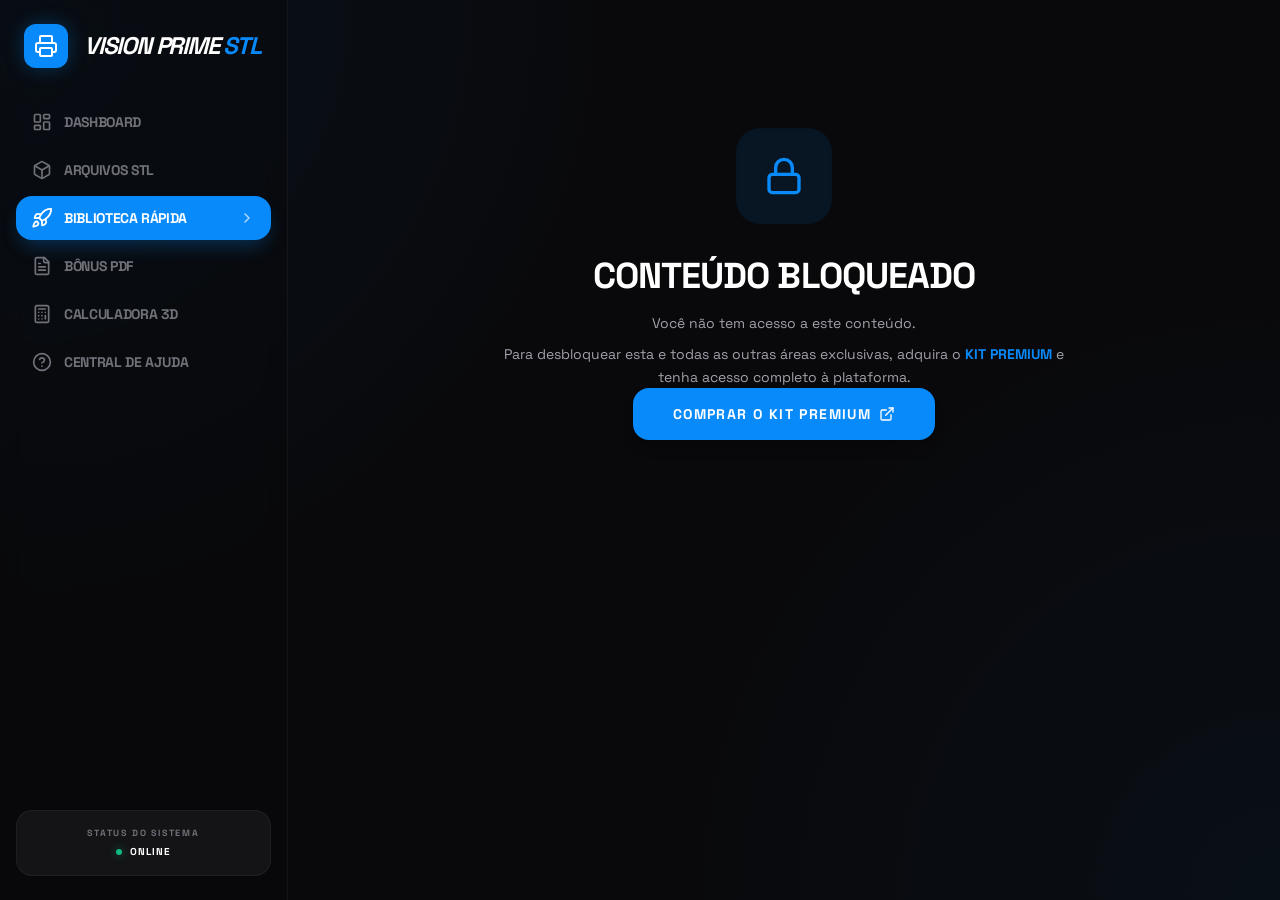
<file: app/biblioteca-rapida/index.html>
<!DOCTYPE html><!--CESp1dywH2LwWZ0bhTyz1--><html lang="pt-br" class="dark"><head><meta charset="utf-8"><meta name="viewport" content="width=device-width, initial-scale=1, maximum-scale=1, viewport-fit=cover"><link rel="stylesheet" href="/_next/static/css/e9b2b4358028f4db.css" data-precedence="next"/><link rel="stylesheet" href="/style.css"/><link rel="preconnect" href="https://fonts.googleapis.com"><link rel="preconnect" href="https://fonts.gstatic.com" crossorigin="anonymous"><link rel="preconnect" href="https://images.unsplash.com"><link rel="preconnect" href="https://picsum.photos"><link rel="manifest" href="/manifest.json"><meta name="theme-color" content="#078bfb"><title>VISION PRIME STL</title><meta name="description" content="Acesso exclusivo a modelos e ferramentas para impressão 3D"><link rel="manifest" href="/manifest.json"><meta name="mobile-web-app-capable" content="yes"><meta name="apple-mobile-web-app-title" content="VISION PRIME STL"><meta name="apple-mobile-web-app-status-bar-style" content="default"><link rel="icon" href="https://img.icons8.com/ios-filled/192/078bfb/visible.png" type="image/x-icon" sizes="16x16"><link rel="icon" href="https://img.icons8.com/ios-filled/192/078bfb/visible.png"><link rel="apple-touch-icon" href="https://img.icons8.com/ios-filled/512/078bfb/visible.png"><link href="https://fonts.googleapis.com/css2?family=Space+Grotesk:wght@300;400;500;600;700&amp;display=swap&amp;font-display=swap" rel="stylesheet"></head><body class="font-body antialiased bg-black text-white min-h-screen selection:bg-primary selection:text-white" style="overflow: unset;"><div hidden=""><!--$--><!--/$--></div><div class="min-h-screen bg-background bg-mesh flex overflow-x-hidden"><aside class="hidden md:flex md:w-64 lg:w-72 border-r border-white/5 h-screen fixed top-0 left-0 z-40 bg-zinc-950/50 backdrop-blur-md overflow-hidden shrink-0"><div class="flex flex-col h-full bg-transparent py-6 w-full overflow-hidden"><div class="px-6 flex items-center gap-4 mb-8 shrink-0"><div class="bg-primary p-2.5 rounded-xl shadow-[0_0_20px_rgba(7,139,251,0.3)] shrink-0 animate-float"><svg xmlns="http://www.w3.org/2000/svg" width="24" height="24" viewBox="0 0 24 24" fill="none" stroke="currentColor" stroke-width="2" stroke-linecap="round" stroke-linejoin="round" class="lucide lucide-printer w-6 h-6 text-white"><path d="M6 18H4a2 2 0 0 1-2-2v-5a2 2 0 0 1 2-2h16a2 2 0 0 1 2 2v5a2 2 0 0 1-2 2h-2"></path><path d="M6 9V3a1 1 0 0 1 1-1h10a1 1 0 0 1 1 1v6"></path><rect x="6" y="14" width="12" height="8" rx="1"></rect></svg></div><span class="font-black text-2xl tracking-tighter text-white whitespace-nowrap uppercase italic">VISION PRIME <span class="text-primary">STL</span></span></div><nav class="flex-1 px-4 space-y-1 overflow-y-auto no-scrollbar min-h-0"><a class="flex items-center justify-between px-4 py-3 rounded-2xl transition-all duration-300 group relative text-zinc-500 hover:text-white hover:bg-white/5" href="/app"><div class="flex items-center gap-3"><svg xmlns="http://www.w3.org/2000/svg" width="24" height="24" viewBox="0 0 24 24" fill="none" stroke="currentColor" stroke-width="2" stroke-linecap="round" stroke-linejoin="round" class="lucide lucide-layout-dashboard w-5 h-5 transition-all duration-300 group-hover:scale-110"><rect width="7" height="9" x="3" y="3" rx="1"></rect><rect width="7" height="5" x="14" y="3" rx="1"></rect><rect width="7" height="9" x="14" y="12" rx="1"></rect><rect width="7" height="5" x="3" y="16" rx="1"></rect></svg><span class="font-bold tracking-tight text-sm uppercase whitespace-nowrap">Dashboard</span></div></a><a class="flex items-center justify-between px-4 py-3 rounded-2xl transition-all duration-300 group relative text-zinc-500 hover:text-white hover:bg-white/5" href="/app/stl"><div class="flex items-center gap-3"><svg xmlns="http://www.w3.org/2000/svg" width="24" height="24" viewBox="0 0 24 24" fill="none" stroke="currentColor" stroke-width="2" stroke-linecap="round" stroke-linejoin="round" class="lucide lucide-box w-5 h-5 transition-all duration-300 group-hover:scale-110"><path d="M21 8a2 2 0 0 0-1-1.73l-7-4a2 2 0 0 0-2 0l-7 4A2 2 0 0 0 3 8v8a2 2 0 0 0 1 1.73l7 4a2 2 0 0 0 2 0l7-4A2 2 0 0 0 21 16Z"></path><path d="m3.3 7 8.7 5 8.7-5"></path><path d="M12 22V12"></path></svg><span class="font-bold tracking-tight text-sm uppercase whitespace-nowrap">Arquivos STL</span></div></a><a class="flex items-center justify-between px-4 py-3 rounded-2xl transition-all duration-300 group relative bg-primary text-white shadow-[0_10px_20px_-5px_rgba(7,139,251,0.3)]" href="/app/biblioteca-rapida"><div class="flex items-center gap-3"><svg xmlns="http://www.w3.org/2000/svg" width="24" height="24" viewBox="0 0 24 24" fill="none" stroke="currentColor" stroke-width="2" stroke-linecap="round" stroke-linejoin="round" class="lucide lucide-rocket w-5 h-5 transition-all duration-300 scale-110"><path d="M4.5 16.5c-1.5 1.26-2 5-2 5s3.74-.5 5-2c.71-.84.7-2.13-.09-2.91a2.18 2.18 0 0 0-2.91-.09z"></path><path d="m12 15-3-3a22 22 0 0 1 2-3.95A12.88 12.88 0 0 1 22 2c0 2.72-.78 7.5-6 11a22.35 22.35 0 0 1-4 2z"></path><path d="M9 12H4s.55-3.03 2-4c1.62-1.08 5 0 5 0"></path><path d="M12 15v5s3.03-.55 4-2c1.08-1.62 0-5 0-5"></path></svg><span class="font-bold tracking-tight text-sm uppercase whitespace-nowrap">Biblioteca Rápida</span></div><svg xmlns="http://www.w3.org/2000/svg" width="24" height="24" viewBox="0 0 24 24" fill="none" stroke="currentColor" stroke-width="2" stroke-linecap="round" stroke-linejoin="round" class="lucide lucide-chevron-right w-4 h-4 opacity-70"><path d="m9 18 6-6-6-6"></path></svg></a><a class="flex items-center justify-between px-4 py-3 rounded-2xl transition-all duration-300 group relative text-zinc-500 hover:text-white hover:bg-white/5" href="/app/bonus"><div class="flex items-center gap-3"><svg xmlns="http://www.w3.org/2000/svg" width="24" height="24" viewBox="0 0 24 24" fill="none" stroke="currentColor" stroke-width="2" stroke-linecap="round" stroke-linejoin="round" class="lucide lucide-file-text w-5 h-5 transition-all duration-300 group-hover:scale-110"><path d="M15 2H6a2 2 0 0 0-2 2v16a2 2 0 0 0 2 2h12a2 2 0 0 0 2-2V7Z"></path><path d="M14 2v4a2 2 0 0 0 2 2h4"></path><path d="M10 9H8"></path><path d="M16 13H8"></path><path d="M16 17H8"></path></svg><span class="font-bold tracking-tight text-sm uppercase whitespace-nowrap">Bônus PDF</span></div></a><a class="flex items-center justify-between px-4 py-3 rounded-2xl transition-all duration-300 group relative text-zinc-500 hover:text-white hover:bg-white/5" href="/app/calculadora"><div class="flex items-center gap-3"><svg xmlns="http://www.w3.org/2000/svg" width="24" height="24" viewBox="0 0 24 24" fill="none" stroke="currentColor" stroke-width="2" stroke-linecap="round" stroke-linejoin="round" class="lucide lucide-calculator w-5 h-5 transition-all duration-300 group-hover:scale-110"><rect width="16" height="20" x="4" y="2" rx="2"></rect><line x1="8" x2="16" y1="6" y2="6"></line><line x1="16" x2="16" y1="14" y2="18"></line><path d="M16 10h.01"></path><path d="M12 10h.01"></path><path d="M8 10h.01"></path><path d="M12 14h.01"></path><path d="M8 14h.01"></path><path d="M12 18h.01"></path><path d="M8 18h.01"></path></svg><span class="font-bold tracking-tight text-sm uppercase whitespace-nowrap">Calculadora 3D</span></div></a><a class="flex items-center justify-between px-4 py-3 rounded-2xl transition-all duration-300 group relative text-zinc-500 hover:text-white hover:bg-white/5" href="/app/ajuda"><div class="flex items-center gap-3"><svg xmlns="http://www.w3.org/2000/svg" width="24" height="24" viewBox="0 0 24 24" fill="none" stroke="currentColor" stroke-width="2" stroke-linecap="round" stroke-linejoin="round" class="lucide lucide-circle-help w-5 h-5 transition-all duration-300 group-hover:scale-110"><circle cx="12" cy="12" r="10"></circle><path d="M9.09 9a3 3 0 0 1 5.83 1c0 2-3 3-3 3"></path><path d="M12 17h.01"></path></svg><span class="font-bold tracking-tight text-sm uppercase whitespace-nowrap">Central de Ajuda</span></div></a></nav><div class="px-4 mt-auto pt-4 space-y-4 shrink-0"><div class="p-4 bg-white/5 rounded-2xl border border-white/5 text-center transition-all hover:border-primary/20"><p class="text-[9px] text-zinc-500 uppercase font-black tracking-[0.2em] mb-1">Status do Sistema</p><div class="flex items-center justify-center gap-2"><div class="w-1.5 h-1.5 rounded-full bg-emerald-500 animate-pulse shadow-[0_0_8px_rgba(16,185,129,0.5)]"></div><p class="text-[10px] font-black text-white uppercase tracking-widest">Online</p></div></div></div></div></aside><main class="flex-1 min-h-screen flex flex-col relative w-full overflow-x-hidden md:ml-64 lg:ml-72">        <header class="md:hidden flex items-center justify-between px-6 py-4 border-b border-white/5 bg-zinc-950/80 backdrop-blur-lg sticky top-0 z-[45]">
          <div class="flex items-center gap-3">
            <div class="bg-primary p-2 rounded-lg shadow-lg shadow-primary/20">
              <svg xmlns="http://www.w3.org/2000/svg" width="24" height="24" viewBox="0 0 24 24" fill="none" stroke="currentColor" stroke-width="2" stroke-linecap="round" stroke-linejoin="round" class="lucide lucide-printer w-5 h-5 text-white"><path d="M6 18H4a2 2 0 0 1-2-2v-5a2 2 0 0 1 2-2h16a2 2 0 0 1 2 2v5a2 2 0 0 1-2 2h-2"></path><path d="M6 9V3a1 1 0 0 1 1-1h10a1 1 0 0 1 1 1v6"></path><rect x="6" y="14" width="12" height="8" rx="1"></rect></svg>
            </div>
            <span class="font-black text-lg tracking-tighter text-white uppercase">VISION PRIME STL</span>
          </div>
          <button class="p-2.5 rounded-xl bg-white/5 text-white active:scale-90 transition-transform">
            <svg xmlns="http://www.w3.org/2000/svg" width="24" height="24" viewBox="0 0 24 24" fill="none" stroke="currentColor" stroke-width="2" stroke-linecap="round" stroke-linejoin="round" class="lucide lucide-menu w-6 h-6"><line x1="4" x2="20" y1="12" y2="12"></line><line x1="4" x2="20" y1="6" y2="6"></line><line x1="4" x2="20" y1="18" y2="18"></line></svg>
          </button>
        </header><div class="flex-1 p-4 sm:p-6 md:p-8 lg:p-12 max-w-[1600px] mx-auto w-full"><div class="flex flex-col items-center justify-center text-center py-20 md:py-28 px-6 animate-in fade-in slide-in-from-bottom-4 duration-700">
  <div class="relative w-24 h-24 rounded-3xl flex items-center justify-center mb-8 bg-primary/10 text-primary shadow-inner">
    <svg xmlns="http://www.w3.org/2000/svg" width="40" height="40" viewBox="0 0 24 24" fill="none" stroke="currentColor" stroke-width="2" stroke-linecap="round" stroke-linejoin="round" class="lucide lucide-lock"><rect width="18" height="11" x="3" y="11" rx="2" ry="2"></rect><path d="M7 11V7a5 5 0 0 1 10 0v4"></path></svg>
  </div>
  <h1 class="text-2xl md:text-4xl font-black text-white uppercase tracking-tight mb-4">Conteúdo Bloqueado</h1>
  <p class="text-zinc-400 max-w-xl mb-2 text-sm md:text-base leading-relaxed">Você não tem acesso a este conteúdo.</p>
  <p class="text-zinc-400 max-w-xl mb-10 text-sm md:text-base leading-relaxed">Para desbloquear esta e todas as outras áreas exclusivas, adquira o <span class="text-primary font-black">KIT PREMIUM</span> e tenha acesso completo à plataforma.</p>
  <a href="https://tilimcheckout.com/checkout?p=11c0924e85ee869db5db879a77091e35&utm_source=area_membros&utm_medium=area_membros&utm_campaign=area_membros" target="_blank" rel="noopener noreferrer" class="bg-primary text-white hover:bg-primary/90 inline-flex items-center gap-2 px-8 md:px-10 py-4 md:py-5 rounded-2xl font-black uppercase tracking-widest text-xs md:text-sm shadow-lg hover:-translate-y-1 transition-all duration-300">
    Comprar o Kit Premium
    <svg xmlns="http://www.w3.org/2000/svg" width="24" height="24" viewBox="0 0 24 24" fill="none" stroke="currentColor" stroke-width="2" stroke-linecap="round" stroke-linejoin="round" class="lucide lucide-external-link w-4 h-4"><path d="M15 3h6v6"></path><path d="M10 14 21 3"></path><path d="M18 13v6a2 2 0 0 1-2 2H5a2 2 0 0 1-2-2V8a2 2 0 0 1 2-2h6"></path></svg>
  </a>
</div></div></main></div><div role="region" aria-label="Notifications (F8)" tabindex="-1" style="pointer-events:none"><ol tabindex="-1" class="fixed top-0 z-[100] flex max-h-screen w-full flex-col-reverse p-4 sm:bottom-0 sm:right-0 sm:top-auto sm:flex-col md:max-w-[420px]"></ol></div><next-route-announcer style="position: absolute;"></next-route-announcer>
<script id="local-filter">
(function () {
  'use strict';

  var LS_KEY = 'mm3d_favoritos';
  var viewMode       = 'todos';   // 'todos' | 'favoritos'
  var activeCategory = 'TODOS';
  var searchTerm     = '';

  /* ---------- localStorage ---------- */
  function getFavs() {
    try { return JSON.parse(localStorage.getItem(LS_KEY) || '[]'); } catch (e) { return []; }
  }
  function saveFavs(arr) { localStorage.setItem(LS_KEY, JSON.stringify(arr)); }

  /* ---------- card helpers ---------- */
  function getCards() {
    return Array.from(document.querySelectorAll('.border.text-card-foreground'));
  }
  function getCardId(card) {
    var a = card.querySelector('a[href]');
    return a ? a.getAttribute('href') : null;
  }
  function getCardCategory(card) {
    var VALID = ['CABOS', 'MESA', 'CASA', 'ORGANIZA\u00c7\u00c3O', 'DIVERSOS'];
    var spans = card.querySelectorAll('span');
    for (var i = 0; i < spans.length; i++) {
      var t = spans[i].textContent.trim().toUpperCase();
      if (VALID.indexOf(t) !== -1) return t;
    }
    return '';
  }
  function getCardTitle(card) {
    var h = card.querySelector('h3');
    return h ? h.textContent.trim().toLowerCase() : '';
  }
  function getStarBtn(card) {
    var btns = card.querySelectorAll('button');
    for (var i = 0; i < btns.length; i++) {
      if (btns[i].className.indexOf('p-3') !== -1) return btns[i];
    }
    return null;
  }

  /* ---------- star visuals ---------- */
  function setStarVisual(card, isFav) {
    var btn = getStarBtn(card);
    if (!btn) return;
    var svg = btn.querySelector('svg');
    if (isFav) {
      btn.style.cssText = 'background:#f59e0b!important;color:#fff!important;box-shadow:0 0 12px rgba(245,158,11,.5)';
      if (svg) { svg.style.fill = '#fff'; svg.style.stroke = '#fff'; }
    } else {
      btn.style.cssText = 'background:rgba(0,0,0,.4)!important;color:rgba(255,255,255,.7)!important;';
      if (svg) { svg.style.fill = 'none'; svg.style.stroke = 'currentColor'; }
    }
  }
  function syncAllStars() {
    var favs = getFavs();
    getCards().forEach(function (card) {
      var id = getCardId(card);
      setStarVisual(card, id && favs.indexOf(id) !== -1);
    });
  }

  /* ---------- filter ---------- */
  function applyFilter() {
    var favs = getFavs();
    var cat  = activeCategory.toUpperCase();
    getCards().forEach(function (card) {
      var id     = getCardId(card);
      var isFav  = id && favs.indexOf(id) !== -1;
      var cardCat = getCardCategory(card);
      var title   = getCardTitle(card);
      var show = true;
      if (viewMode === 'favoritos' && !isFav)              show = false;
      if (cat !== 'TODOS' && cardCat !== cat)              show = false;
      if (searchTerm && title.indexOf(searchTerm) === -1)  show = false;
      card.style.display = show ? '' : 'none';
    });
  }

  /* ---------- star clicks (event delegation) ---------- */
  document.addEventListener('click', function (e) {
    var el = e.target, starBtn = null;
    while (el && el.tagName !== 'BODY') {
      if (el.tagName === 'BUTTON' && el.className && el.className.indexOf('p-3') !== -1) { starBtn = el; break; }
      el = el.parentElement;
    }
    if (!starBtn) return;

    el = starBtn.parentElement;
    var card = null;
    while (el && el.tagName !== 'BODY') {
      if (el.className && el.className.indexOf('text-card-foreground') !== -1) { card = el; break; }
      el = el.parentElement;
    }
    if (!card) return;

    e.preventDefault(); e.stopPropagation();
    var id = getCardId(card);
    if (!id) return;
    var favs = getFavs(), idx = favs.indexOf(id), nowFav;
    if (idx === -1) { favs.push(id); nowFav = true; } else { favs.splice(idx, 1); nowFav = false; }
    saveFavs(favs);
    setStarVisual(card, nowFav);
    if (viewMode === 'favoritos') applyFilter();
  }, true);

  /* ==========================================================
     VIEW TOGGLE  (TODOS / FAVORITOS)
     ========================================================== */

  // Styles
  var STYLE_VIEW_INACTIVE = 'background:transparent!important;color:rgba(113,113,122,1)!important;box-shadow:none';
  var STYLE_TODOS_ACTIVE  = 'background:#ffffff!important;color:#000000!important;box-shadow:0 2px 8px rgba(0,0,0,.3)';
  var STYLE_FAV_ACTIVE    = 'background:#f59e0b!important;color:#ffffff!important;box-shadow:0 2px 8px rgba(245,158,11,.4)';

  var _todosBtn = null, _favBtn = null;

  function setViewState(mode) {
    viewMode = mode;
    if (_todosBtn) _todosBtn.style.cssText = (mode === 'todos') ? STYLE_TODOS_ACTIVE : STYLE_VIEW_INACTIVE;
    if (_favBtn)   _favBtn.style.cssText   = (mode === 'favoritos') ? STYLE_FAV_ACTIVE : STYLE_VIEW_INACTIVE;
    applyFilter();
  }

  function setupViewToggle() {
    // Find the div whose DIRECT children are exactly the 2 toggle buttons
    var divs = Array.from(document.querySelectorAll('div'));
    for (var i = 0; i < divs.length; i++) {
      var directBtns = Array.from(divs[i].children).filter(function (c) { return c.tagName === 'BUTTON'; });
      if (directBtns.length !== 2) continue;
      var t0 = directBtns[0].textContent.trim().toUpperCase();
      var t1 = directBtns[1].textContent.trim().toUpperCase();
      if (t0.indexOf('TODOS') === -1 || t1.indexOf('FAVORITOS') === -1) continue;

      // Already set up these exact elements?
      if (directBtns[0]._vDone && directBtns[1]._vDone &&
          _todosBtn === directBtns[0] && _favBtn === directBtns[1]) return;

      _todosBtn = directBtns[0];
      _favBtn   = directBtns[1];

      if (!directBtns[0]._vDone) {
        directBtns[0]._vDone = true;
        directBtns[0].addEventListener('click', function () { setViewState('todos'); });
      }
      if (!directBtns[1]._vDone) {
        directBtns[1]._vDone = true;
        directBtns[1].addEventListener('click', function () { setViewState('favoritos'); });
      }

      // Apply correct visual immediately
      setViewState(viewMode);
      return;
    }
  }

  /* ==========================================================
     CATEGORY BUTTONS
     ========================================================== */

  var STYLE_CAT_ACTIVE   = 'background:#078bfb!important;color:#fff!important;border-color:#078bfb!important;';
  var STYLE_CAT_INACTIVE = 'background:rgba(255,255,255,.05)!important;color:rgba(161,161,170,1)!important;border-color:rgba(255,255,255,.05)!important;';

  var _catBtns = [];

  function setCategoryState(cat) {
    activeCategory = cat;
    _catBtns.forEach(function (b) {
      var t = b.textContent.trim().toUpperCase();
      b.style.cssText = (t === cat) ? STYLE_CAT_ACTIVE : STYLE_CAT_INACTIVE;
    });
    applyFilter();
  }

  var VALID_CATS = ['TODOS', 'ORGANIZA\u00c7\u00c3O', 'CASA', 'MESA', 'CABOS', 'DIVERSOS'];

  function setupCategoryButtons() {
    var newBtns = Array.from(document.querySelectorAll('button')).filter(function (btn) {
      return btn.className.indexOf('tracking-widest') !== -1 &&
             VALID_CATS.indexOf(btn.textContent.trim().toUpperCase()) !== -1;
    });

    newBtns.forEach(function (btn) {
      if (btn._cDone) return;
      btn._cDone = true;
      _catBtns.push(btn);
      (function (b) {
        b.addEventListener('click', function () {
          setCategoryState(b.textContent.trim().toUpperCase());
        });
      })(btn);
    });

    // Refresh visuals
    _catBtns.forEach(function (b) {
      var t = b.textContent.trim().toUpperCase();
      b.style.cssText = (t === activeCategory) ? STYLE_CAT_ACTIVE : STYLE_CAT_INACTIVE;
    });
  }

  /* ---------- search ---------- */
  function setupSearch() {
    var inp = document.querySelector('input[placeholder]');
    if (inp && !inp._sDone) {
      inp._sDone = true;
      inp.addEventListener('input', function () {
        searchTerm = inp.value.trim().toLowerCase();
        applyFilter();
      });
    }
  }

  /* ---------- full init ---------- */
  function init() {
    syncAllStars();
    setupViewToggle();
    setupCategoryButtons();
    setupSearch();
    applyFilter();
  }

  if (document.readyState === 'loading') {
    document.addEventListener('DOMContentLoaded', function () { setTimeout(init, 400); });
  } else { setTimeout(init, 400); }

  setTimeout(init, 1000);
  setTimeout(init, 2200);

  /* ---------- MutationObserver (React hydration) ---------- */
  var _obsTimer;
  var obs = new MutationObserver(function () {
    clearTimeout(_obsTimer);
    _obsTimer = setTimeout(function () {
      setupViewToggle();
      setupCategoryButtons();
      setupSearch();
      syncAllStars();
    }, 300);
  });
  function startObs() { obs.observe(document.body, { childList: true, subtree: true }); }
  if (document.readyState === 'loading') { document.addEventListener('DOMContentLoaded', startObs); }
  else { startObs(); }

})();
</script>
      <script>
      document.addEventListener('DOMContentLoaded', () => {
        const mobileHeaderBtn = document.querySelector('header.md\:hidden button');
        const mobileSidebar = document.querySelector('aside.fixed.inset-y-0');
        const mobileCloseBtn = mobileSidebar ? mobileSidebar.querySelector('button') : null;
        const overlay = document.getElementById('sidebar-overlay');

        function openMenu() {
          mobileSidebar.classList.remove('-translate-x-full');
          mobileHeaderBtn.classList.remove('text-white');
          mobileHeaderBtn.classList.add('text-primary');
          if (overlay) {
            overlay.classList.remove('opacity-0', 'pointer-events-none');
            overlay.classList.add('opacity-100', 'pointer-events-auto');
          }
        }

        function closeMenu() {
          mobileSidebar.classList.add('-translate-x-full');
          mobileHeaderBtn.classList.remove('text-primary');
          mobileHeaderBtn.classList.add('text-white');
          if (overlay) {
            overlay.classList.remove('opacity-100', 'pointer-events-auto');
            overlay.classList.add('opacity-0', 'pointer-events-none');
          }
        }

        if (mobileHeaderBtn && mobileSidebar) {
          mobileHeaderBtn.addEventListener('click', openMenu);
        }

        if (mobileCloseBtn && mobileSidebar) {
          mobileCloseBtn.addEventListener('click', closeMenu);
        }

        if (overlay) {
          overlay.addEventListener('click', closeMenu);
        }
      });
    </script>
      <script>
      (function() {
        var NAV_LINKS = [
          { key: 'dashboard', href: '/app', label: 'Dashboard', icon: '<svg xmlns="http://www.w3.org/2000/svg" width="20" height="20" viewBox="0 0 24 24" fill="none" stroke="currentColor" stroke-width="2" stroke-linecap="round" stroke-linejoin="round"><rect width="7" height="9" x="3" y="3" rx="1"></rect><rect width="7" height="5" x="14" y="3" rx="1"></rect><rect width="7" height="9" x="14" y="12" rx="1"></rect><rect width="7" height="5" x="3" y="16" rx="1"></rect></svg>' },
          { key: 'stl', href: '/app/stl', label: 'Arquivos STL', icon: '<svg xmlns="http://www.w3.org/2000/svg" width="20" height="20" viewBox="0 0 24 24" fill="none" stroke="currentColor" stroke-width="2" stroke-linecap="round" stroke-linejoin="round"><path d="M21 8a2 2 0 0 0-1-1.73l-7-4a2 2 0 0 0-2 0l-7 4A2 2 0 0 0 3 8v8a2 2 0 0 0 1 1.73l7 4a2 2 0 0 0 2 0l7-4A2 2 0 0 0 21 16Z"></path><path d="m3.3 7 8.7 5 8.7-5"></path><path d="M12 22V12"></path></svg>' },
          { key: 'biblioteca-rapida', href: '/app/biblioteca-rapida', label: 'Biblioteca R\u00e1pida', icon: '<svg xmlns="http://www.w3.org/2000/svg" width="20" height="20" viewBox="0 0 24 24" fill="none" stroke="currentColor" stroke-width="2" stroke-linecap="round" stroke-linejoin="round"><path d="M4.5 16.5c-1.5 1.26-2 5-2 5s3.74-.5 5-2c.71-.84.7-2.13-.09-2.91a2.18 2.18 0 0 0-2.91-.09z"></path><path d="m12 15-3-3a22 22 0 0 1 2-3.95A12.88 12.88 0 0 1 22 2c0 2.72-.78 7.5-6 11a22.35 22.35 0 0 1-4 2z"></path><path d="M9 12H4s.55-3.03 2-4c1.62-1.08 5 0 5 0"></path><path d="M12 15v5s3.03-.55 4-2c1.08-1.62 0-5 0-5"></path></svg>' },
          { key: 'bonus', href: '/app/bonus', label: 'B\u00f4nus PDF', icon: '<svg xmlns="http://www.w3.org/2000/svg" width="20" height="20" viewBox="0 0 24 24" fill="none" stroke="currentColor" stroke-width="2" stroke-linecap="round" stroke-linejoin="round"><path d="M15 2H6a2 2 0 0 0-2 2v16a2 2 0 0 0 2 2h12a2 2 0 0 0 2-2V7Z"></path><path d="M14 2v4a2 2 0 0 0 2 2h4"></path><path d="M10 9H8"></path><path d="M16 13H8"></path><path d="M16 17H8"></path></svg>' },
          { key: 'calculadora', href: '/app/calculadora', label: 'Calculadora 3D', icon: '<svg xmlns="http://www.w3.org/2000/svg" width="20" height="20" viewBox="0 0 24 24" fill="none" stroke="currentColor" stroke-width="2" stroke-linecap="round" stroke-linejoin="round"><rect width="16" height="20" x="4" y="2" rx="2"></rect><line x1="8" x2="16" y1="6" y2="6"></line><line x1="16" x2="16" y1="14" y2="18"></line><path d="M16 10h.01"></path><path d="M12 10h.01"></path><path d="M8 10h.01"></path><path d="M12 14h.01"></path><path d="M8 14h.01"></path><path d="M12 18h.01"></path><path d="M8 18h.01"></path></svg>' },
          { key: 'ajuda', href: '/app/ajuda', label: 'Central de Ajuda', icon: '<svg xmlns="http://www.w3.org/2000/svg" width="20" height="20" viewBox="0 0 24 24" fill="none" stroke="currentColor" stroke-width="2" stroke-linecap="round" stroke-linejoin="round"><circle cx="12" cy="12" r="10"></circle><path d="M9.09 9a3 3 0 0 1 5.83 1c0 2-3 3-3 3"></path><path d="M12 17h.01"></path></svg>' },
          
        ];

        function getActiveKey() {
          var path = window.location.pathname.toLowerCase();
          if (path.indexOf('/stl') !== -1) return 'stl';
          if (path.indexOf('/biblioteca-rapida') !== -1) return 'biblioteca-rapida';
          if (path.indexOf('/bonus') !== -1) return 'bonus';
          if (path.indexOf('/calculadora') !== -1) return 'calculadora';
          if (path.indexOf('/ajuda') !== -1) return 'ajuda';
          if (path.indexOf('/suporte') !== -1) return 'suporte';
          return 'dashboard';
        }

        function buildNav(activeKey) {
          return NAV_LINKS.map(function(link) {
            var isActive = link.key === activeKey;
            var aClass = isActive
              ? 'flex items-center justify-between px-4 py-3 rounded-2xl transition-all duration-300 group relative bg-primary text-white shadow-[0_10px_20px_-5px_rgba(7,139,251,0.3)]'
              : 'flex items-center justify-between px-4 py-3 rounded-2xl transition-all duration-300 group relative bg-transparent text-zinc-500 hover:text-white hover:bg-white/5';
            var chevron = isActive
              ? '<svg xmlns="http://www.w3.org/2000/svg" width="16" height="16" viewBox="0 0 24 24" fill="none" stroke="currentColor" stroke-width="2" stroke-linecap="round" stroke-linejoin="round"><path d="m9 18 6-6-6-6"></path></svg>'
              : '';
            return '<a class="' + aClass + '" href="' + link.href + '"><div class="flex items-center gap-3">' + link.icon + '<span class="font-bold tracking-tight text-sm uppercase whitespace-nowrap">' + link.label + '</span></div>' + chevron + '</a>';
          }).join('');
        }

        function syncSidebarStyles() {
          var activeKey = getActiveKey();
          var anchors = document.querySelectorAll('aside nav a, #stl-mobile-drawer a, #stl-mobile-nav a');

          for (var i = 0; i < anchors.length; i++) {
            var a = anchors[i];
            var href = a.getAttribute('href');
            if (!href) continue;

            var linkPath = a.pathname || a.getAttribute('href') || '';
            if (linkPath.charAt(0) !== '/') {
              linkPath = '/' + linkPath;
            }
            var cleanHref = linkPath.split('?')[0].split('#')[0].replace(/\/$/, '');
            cleanHref = cleanHref.replace(/\/index\.html$/, '').toLowerCase();

            var linkKey = '';
            if (cleanHref.indexOf('/stl') !== -1) {
              linkKey = 'stl';
            } else if (cleanHref.indexOf('/biblioteca-rapida') !== -1) {
              linkKey = 'biblioteca-rapida';
            } else if (cleanHref.indexOf('/bonus') !== -1) {
              linkKey = 'bonus';
            } else if (cleanHref.indexOf('/calculadora') !== -1) {
              linkKey = 'calculadora';
            } else if (cleanHref.indexOf('/ajuda') !== -1) {
              linkKey = 'ajuda';
            } else if (cleanHref.indexOf('/suporte') !== -1) {
              linkKey = 'suporte';
            } else {
              linkKey = 'dashboard';
            }

            var isLinkActive = (linkKey === activeKey);

            if (isLinkActive) {
              a.className = 'flex items-center justify-between px-4 py-3 rounded-2xl transition-all duration-300 group relative bg-primary text-white shadow-[0_10px_20px_-5px_rgba(7,139,251,0.3)]';
              var icon = a.querySelector('div > svg');
              if (icon) {
                icon.classList.remove('group-hover:scale-110');
                icon.classList.add('scale-110');
              }
              var chevron = a.querySelector('.lucide-chevron-right');
              if (!chevron) {
                a.insertAdjacentHTML('beforeend', '<svg xmlns="http://www.w3.org/2000/svg" width="24" height="24" viewBox="0 0 24 24" fill="none" stroke="currentColor" stroke-width="2" stroke-linecap="round" stroke-linejoin="round" class="lucide lucide-chevron-right w-4 h-4 opacity-70"><path d="m9 18 6-6-6-6"></path></svg>');
              }
            } else {
              a.className = 'flex items-center justify-between px-4 py-3 rounded-2xl transition-all duration-300 group relative bg-transparent text-zinc-500 hover:text-white hover:bg-white/5';
              var icon = a.querySelector('div > svg');
              if (icon) {
                icon.classList.remove('scale-110');
                icon.classList.add('group-hover:scale-110');
              }
              var chevron = a.querySelector('.lucide-chevron-right');
              if (chevron) {
                chevron.remove();
              }
            }
          }
        }

        function injectMobileMenu() {
          if (document.getElementById('stl-mobile-overlay')) return;

          var activeKey = getActiveKey();

          var allAsides = document.querySelectorAll('aside');
          allAsides.forEach(function(aside) {
            if (aside.classList.contains('md:hidden') || 
                (aside.style.position === 'fixed') ||
                aside.className.includes('inset-y-0')) {
              aside.style.setProperty('display', 'none', 'important');
            }
          });

          var overlay = document.createElement('div');
          overlay.id = 'stl-mobile-overlay';
          overlay.setAttribute('style', 
            'position:fixed;inset:0;background:rgba(0,0,0,0.85);' +
            'backdrop-filter:blur(6px);-webkit-backdrop-filter:blur(6px);' +
            'z-index:9998;display:none;opacity:0;' +
            'transition:opacity 0.4s ease;');
          document.body.appendChild(overlay);

          var drawer = document.createElement('aside');
          drawer.id = 'stl-mobile-drawer';
          drawer.setAttribute('style',
            'position:fixed;top:0;left:0;bottom:0;width:288px;' +
            'background:#09090b;z-index:9999;' +
            'transform:translateX(-100%);' +
            'transition:transform 0.5s cubic-bezier(0.32,0.72,0,1);' +
            'display:flex;flex-direction:column;overflow:hidden;');

          drawer.innerHTML = [
            '<div style="display:flex;flex-direction:column;height:100%;padding:24px 0;overflow:hidden;box-sizing:border-box;">',
              '<div style="padding:0 24px;display:flex;align-items:center;gap:16px;margin-bottom:32px;flex-shrink:0;">',
                '<div style="background:hsl(var(--primary,33 100% 53%));padding:10px;border-radius:12px;box-shadow:0 0 20px rgba(7,139,251,0.3);flex-shrink:0;">',
                  '<svg xmlns="http://www.w3.org/2000/svg" width="24" height="24" viewBox="0 0 24 24" fill="none" stroke="white" stroke-width="2" stroke-linecap="round" stroke-linejoin="round">',
                    '<path d="M6 18H4a2 2 0 0 1-2-2v-5a2 2 0 0 1 2-2h16a2 2 0 0 1 2 2v5a2 2 0 0 1-2 2h-2"></path>',
                    '<path d="M6 9V3a1 1 0 0 1 1-1h10a1 1 0 0 1 1 1v6"></path>',
                    '<rect x="6" y="14" width="12" height="8" rx="1"></rect>',
                  '</svg>',
                '</div>',
                '<span style="font-weight:900;font-size:22px;letter-spacing:-0.05em;color:white;white-space:nowrap;text-transform:uppercase;font-style:italic;">',
                  'VISION PRIME <span style="color:hsl(var(--primary,33 100% 53%));">STL</span>',
                '</span>',
              '</div>',
              '<nav id="stl-mobile-nav" style="flex:1;padding:0 16px;overflow-y:auto;min-height:0;">',
                buildNav(activeKey),
              '</nav>',
              '<div style="padding:16px;margin-top:16px;flex-shrink:0;">',
                '<div style="padding:16px;background:rgba(255,255,255,0.05);border-radius:16px;border:1px solid rgba(255,255,255,0.05);text-align:center;">',
                  '<p style="font-size:9px;color:#71717a;text-transform:uppercase;font-weight:900;letter-spacing:0.2em;margin-bottom:4px;margin-top:0;">Status do Sistema</p>',
                  '<div style="display:flex;align-items:center;justify-content:center;gap:8px;">',
                    '<div style="width:6px;height:6px;border-radius:50%;background:#10b981;box-shadow:0 0 8px rgba(16,185,129,0.5);"></div>',
                    '<p style="font-size:10px;font-weight:900;color:white;text-transform:uppercase;letter-spacing:0.1em;margin:0;">Online</p>',
                  '</div>',
                '</div>',
              '</div>',
            '</div>',
            '<button id="stl-close-btn" style="position:absolute;top:20px;right:16px;',
              'background:hsl(var(--primary,33 100% 53%));color:white;',
              'width:28px;height:28px;border-radius:8px;border:none;cursor:pointer;',
              'box-shadow:0 4px 12px rgba(0,0,0,0.4);',
              'display:flex;align-items:center;justify-content:center;',
              'flex-shrink:0;">',
              '<svg xmlns="http://www.w3.org/2000/svg" width="14" height="14" viewBox="0 0 24 24" fill="none" stroke="white" stroke-width="3" stroke-linecap="round" stroke-linejoin="round">',
                '<path d="M18 6 6 18"></path><path d="m6 6 12 12"></path>',
              '</svg>',
            '</button>',
          ].join('');

          document.body.appendChild(drawer);

          function openMenu() {
            var currentActiveKey = getActiveKey();
            var mobileNav = document.getElementById('stl-mobile-nav');
            if (mobileNav) {
              mobileNav.innerHTML = buildNav(currentActiveKey);
            }
            syncSidebarStyles();

            overlay.style.display = 'block';
            requestAnimationFrame(function() {
              requestAnimationFrame(function() {
                overlay.style.opacity = '1';
                drawer.style.transform = 'translateX(0)';
              });
            });
            if (hamburgerBtn) {
              hamburgerBtn.style.color = 'hsl(var(--primary,33 100% 53%))';
            }
          }

          function closeMenu() {
            overlay.style.opacity = '0';
            drawer.style.transform = 'translateX(-100%)';
            setTimeout(function() { overlay.style.display = 'none'; }, 420);
            if (hamburgerBtn) {
              hamburgerBtn.style.color = 'white';
            }
          }

          var hamburgerBtn = null;

          function hijackHamburger() {
            var header = document.querySelector('header');
            if (!header) return false;
            var btns = header.querySelectorAll('button');
            if (!btns.length) return false;

            var original = btns[btns.length - 1];
            if (original._stlHijacked) return true;

            var cloned = original.cloneNode(true);
            cloned._stlHijacked = true;
            cloned.style.color = 'white';
            cloned.addEventListener('click', openMenu);
            original.parentNode.replaceChild(cloned, original);
            hamburgerBtn = cloned;
            return true;
          }

          if (!hijackHamburger()) {
            var attempts = 0;
            var retry = setInterval(function() {
              attempts++;
              if (hijackHamburger() || attempts > 20) clearInterval(retry);
            }, 150);
          }

          overlay.addEventListener('click', closeMenu);
          document.getElementById('stl-close-btn').addEventListener('click', closeMenu);
        }

        // Initialize styling immediately
        syncSidebarStyles();

        // Listen to route changes (popstate) and user clicks
        window.addEventListener('popstate', syncSidebarStyles);
        window.addEventListener('hashchange', syncSidebarStyles);
        document.addEventListener('click', function() {
          setTimeout(syncSidebarStyles, 50);
        });

        // Run interval check to handle async navigation/hydration overrides
        setInterval(syncSidebarStyles, 300);

        if (document.readyState === 'loading') {
          document.addEventListener('DOMContentLoaded', function() {
            setTimeout(injectMobileMenu, 200);
          });
        } else {
          setTimeout(injectMobileMenu, 200);
        }
      })();
    </script>
  </body></html>
</file>
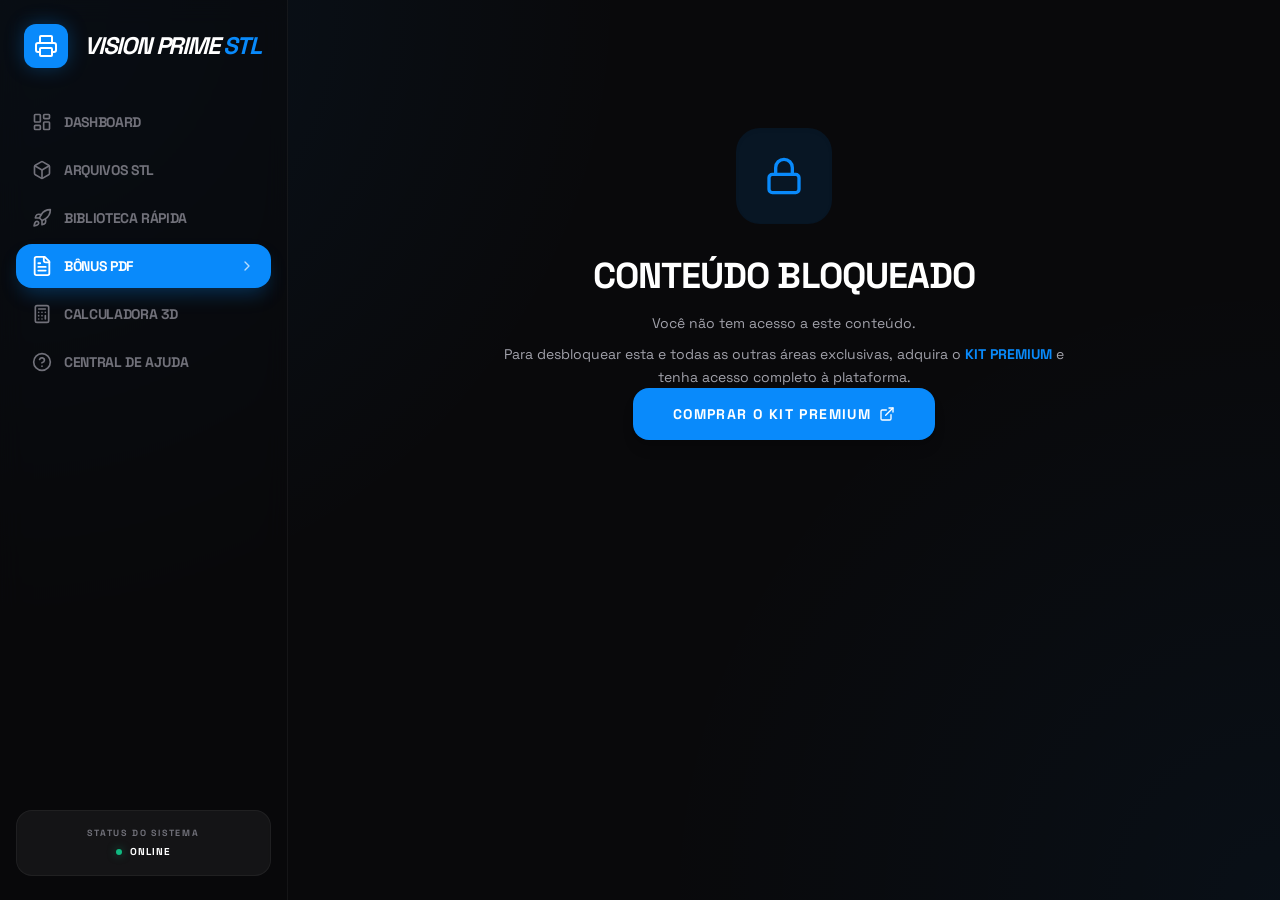
<file: app/bonus/index.html>
<!DOCTYPE html><!--CESp1dywH2LwWZ0bhTyz1--><html lang="pt-br" class="dark"><head><meta charSet="utf-8"/><meta name="viewport" content="width=device-width, initial-scale=1, maximum-scale=1, viewport-fit=cover"/><link rel="stylesheet" href="/_next/static/css/e9b2b4358028f4db.css" data-precedence="next"/><link rel="preconnect" href="https://fonts.googleapis.com"/><link rel="preconnect" href="https://fonts.gstatic.com" crossorigin="anonymous"/><link rel="manifest" href="/manifest.json"/><meta name="theme-color" content="#078bfb"/><title>VISION PRIME STL</title><meta name="description" content="Acesso exclusivo a modelos e ferramentas para impressão 3D"/><link rel="manifest" href="/manifest.json"/><meta name="mobile-web-app-capable" content="yes"/><meta name="apple-mobile-web-app-title" content="VISION PRIME STL"/><meta name="apple-mobile-web-app-status-bar-style" content="default"/><link rel="icon" href="https://img.icons8.com/ios-filled/192/078bfb/visible.png" type="image/png" sizes="192x192"/><link rel="icon" href="https://img.icons8.com/ios-filled/192/078bfb/visible.png" type="image/png" sizes="192x192"/><link rel="apple-touch-icon" href="https://img.icons8.com/ios-filled/512/078bfb/visible.png"/><link href="https://fonts.googleapis.com/css2?family=Space+Grotesk:wght@300;400;500;600;700&amp;display=swap&amp;font-display=swap" rel="stylesheet"/></head><body class="font-body antialiased bg-black text-white min-h-screen selection:bg-primary selection:text-white"><div hidden=""><!--$--><!--/$--></div><div class="min-h-screen bg-background bg-mesh flex overflow-x-hidden"><aside class="hidden md:flex md:w-64 lg:w-72 border-r border-white/5 h-screen fixed top-0 left-0 z-40 bg-zinc-950/50 backdrop-blur-md overflow-hidden shrink-0"><div class="flex flex-col h-full bg-transparent py-6 w-full overflow-hidden"><div class="px-6 flex items-center gap-4 mb-8 shrink-0"><div class="bg-primary p-2.5 rounded-xl shadow-[0_0_20px_rgba(7,139,251,0.3)] shrink-0 animate-float"><svg xmlns="http://www.w3.org/2000/svg" width="24" height="24" viewBox="0 0 24 24" fill="none" stroke="currentColor" stroke-width="2" stroke-linecap="round" stroke-linejoin="round" class="lucide lucide-printer w-6 h-6 text-white"><path d="M6 18H4a2 2 0 0 1-2-2v-5a2 2 0 0 1 2-2h16a2 2 0 0 1 2 2v5a2 2 0 0 1-2 2h-2"></path><path d="M6 9V3a1 1 0 0 1 1-1h10a1 1 0 0 1 1 1v6"></path><rect x="6" y="14" width="12" height="8" rx="1"></rect></svg></div><span class="font-black text-2xl tracking-tighter text-white whitespace-nowrap uppercase italic">VISION PRIME <span class="text-primary">STL</span></span></div><nav class="flex-1 px-4 space-y-1 overflow-y-auto no-scrollbar min-h-0"><a class="flex items-center justify-between px-4 py-3 rounded-2xl transition-all duration-300 group relative bg-primary text-white shadow-[0_10px_20px_-5px_rgba(7,139,251,0.3)]" href="/app"><div class="flex items-center gap-3"><svg xmlns="http://www.w3.org/2000/svg" width="24" height="24" viewBox="0 0 24 24" fill="none" stroke="currentColor" stroke-width="2" stroke-linecap="round" stroke-linejoin="round" class="lucide lucide-layout-dashboard w-5 h-5 transition-all duration-300 scale-110"><rect width="7" height="9" x="3" y="3" rx="1"></rect><rect width="7" height="5" x="14" y="3" rx="1"></rect><rect width="7" height="9" x="14" y="12" rx="1"></rect><rect width="7" height="5" x="3" y="16" rx="1"></rect></svg><span class="font-bold tracking-tight text-sm uppercase whitespace-nowrap">Dashboard</span></div><svg xmlns="http://www.w3.org/2000/svg" width="24" height="24" viewBox="0 0 24 24" fill="none" stroke="currentColor" stroke-width="2" stroke-linecap="round" stroke-linejoin="round" class="lucide lucide-chevron-right w-4 h-4 opacity-70"><path d="m9 18 6-6-6-6"></path></svg></a><a class="flex items-center justify-between px-4 py-3 rounded-2xl transition-all duration-300 group relative text-zinc-500 hover:text-white hover:bg-white/5" href="/app/stl"><div class="flex items-center gap-3"><svg xmlns="http://www.w3.org/2000/svg" width="24" height="24" viewBox="0 0 24 24" fill="none" stroke="currentColor" stroke-width="2" stroke-linecap="round" stroke-linejoin="round" class="lucide lucide-box w-5 h-5 transition-all duration-300 group-hover:scale-110"><path d="M21 8a2 2 0 0 0-1-1.73l-7-4a2 2 0 0 0-2 0l-7 4A2 2 0 0 0 3 8v8a2 2 0 0 0 1 1.73l7 4a2 2 0 0 0 2 0l7-4A2 2 0 0 0 21 16Z"></path><path d="m3.3 7 8.7 5 8.7-5"></path><path d="M12 22V12"></path></svg><span class="font-bold tracking-tight text-sm uppercase whitespace-nowrap">Arquivos STL</span></div></a><a class="flex items-center justify-between px-4 py-3 rounded-2xl transition-all duration-300 group relative text-zinc-500 hover:text-white hover:bg-white/5" href="/app/biblioteca-rapida"><div class="flex items-center gap-3"><svg xmlns="http://www.w3.org/2000/svg" width="24" height="24" viewBox="0 0 24 24" fill="none" stroke="currentColor" stroke-width="2" stroke-linecap="round" stroke-linejoin="round" class="lucide lucide-rocket w-5 h-5 transition-all duration-300 group-hover:scale-110"><path d="M4.5 16.5c-1.5 1.26-2 5-2 5s3.74-.5 5-2c.71-.84.7-2.13-.09-2.91a2.18 2.18 0 0 0-2.91-.09z"></path><path d="m12 15-3-3a22 22 0 0 1 2-3.95A12.88 12.88 0 0 1 22 2c0 2.72-.78 7.5-6 11a22.35 22.35 0 0 1-4 2z"></path><path d="M9 12H4s.55-3.03 2-4c1.62-1.08 5 0 5 0"></path><path d="M12 15v5s3.03-.55 4-2c1.08-1.62 0-5 0-5"></path></svg><span class="font-bold tracking-tight text-sm uppercase whitespace-nowrap">Biblioteca Rápida</span></div></a><a class="flex items-center justify-between px-4 py-3 rounded-2xl transition-all duration-300 group relative text-zinc-500 hover:text-white hover:bg-white/5" href="/app/bonus"><div class="flex items-center gap-3"><svg xmlns="http://www.w3.org/2000/svg" width="24" height="24" viewBox="0 0 24 24" fill="none" stroke="currentColor" stroke-width="2" stroke-linecap="round" stroke-linejoin="round" class="lucide lucide-file-text w-5 h-5 transition-all duration-300 group-hover:scale-110"><path d="M15 2H6a2 2 0 0 0-2 2v16a2 2 0 0 0 2 2h12a2 2 0 0 0 2-2V7Z"></path><path d="M14 2v4a2 2 0 0 0 2 2h4"></path><path d="M10 9H8"></path><path d="M16 13H8"></path><path d="M16 17H8"></path></svg><span class="font-bold tracking-tight text-sm uppercase whitespace-nowrap">Bônus PDF</span></div></a><a class="flex items-center justify-between px-4 py-3 rounded-2xl transition-all duration-300 group relative text-zinc-500 hover:text-white hover:bg-white/5" href="/app/calculadora"><div class="flex items-center gap-3"><svg xmlns="http://www.w3.org/2000/svg" width="24" height="24" viewBox="0 0 24 24" fill="none" stroke="currentColor" stroke-width="2" stroke-linecap="round" stroke-linejoin="round" class="lucide lucide-calculator w-5 h-5 transition-all duration-300 group-hover:scale-110"><rect width="16" height="20" x="4" y="2" rx="2"></rect><line x1="8" x2="16" y1="6" y2="6"></line><line x1="16" x2="16" y1="14" y2="18"></line><path d="M16 10h.01"></path><path d="M12 10h.01"></path><path d="M8 10h.01"></path><path d="M12 14h.01"></path><path d="M8 14h.01"></path><path d="M12 18h.01"></path><path d="M8 18h.01"></path></svg><span class="font-bold tracking-tight text-sm uppercase whitespace-nowrap">Calculadora 3D</span></div></a><a class="flex items-center justify-between px-4 py-3 rounded-2xl transition-all duration-300 group relative text-zinc-500 hover:text-white hover:bg-white/5" href="/app/ajuda"><div class="flex items-center gap-3"><svg xmlns="http://www.w3.org/2000/svg" width="24" height="24" viewBox="0 0 24 24" fill="none" stroke="currentColor" stroke-width="2" stroke-linecap="round" stroke-linejoin="round" class="lucide lucide-circle-help w-5 h-5 transition-all duration-300 group-hover:scale-110"><circle cx="12" cy="12" r="10"></circle><path d="M9.09 9a3 3 0 0 1 5.83 1c0 2-3 3-3 3"></path><path d="M12 17h.01"></path></svg><span class="font-bold tracking-tight text-sm uppercase whitespace-nowrap">Central de Ajuda</span></div></a></nav><div class="px-4 mt-auto pt-4 space-y-4 shrink-0"><div class="p-4 bg-white/5 rounded-2xl border border-white/5 text-center transition-all hover:border-primary/20"><p class="text-[9px] text-zinc-500 uppercase font-black tracking-[0.2em] mb-1">Status do Sistema</p><div class="flex items-center justify-center gap-2"><div class="w-1.5 h-1.5 rounded-full bg-emerald-500 animate-pulse shadow-[0_0_8px_rgba(16,185,129,0.5)]"></div><p class="text-[10px] font-black text-white uppercase tracking-widest">Online</p></div></div></div></div></aside><main class="flex-1 min-h-screen flex flex-col relative w-full overflow-x-hidden md:ml-64 lg:ml-72">        <header class="md:hidden flex" style="align-items:center;justify-content:space-between;padding:16px 24px;border-bottom:1px solid rgba(255,255,255,0.05);background:rgba(9,9,11,0.8);backdrop-filter:blur(16px);-webkit-backdrop-filter:blur(16px);position:sticky;top:0;z-index:45;">
          <div style="display:flex;align-items:center;gap:12px;">
            <div style="background:#078bfb;padding:8px;border-radius:8px;box-shadow:0 4px 16px rgba(7,139,251,0.2);display:flex;align-items:center;justify-content:center;flex-shrink:0;">
              <svg xmlns="http://www.w3.org/2000/svg" width="20" height="20" viewBox="0 0 24 24" fill="none" stroke="white" stroke-width="2" stroke-linecap="round" stroke-linejoin="round"><path d="M6 18H4a2 2 0 0 1-2-2v-5a2 2 0 0 1 2-2h16a2 2 0 0 1 2 2v5a2 2 0 0 1-2 2h-2"/><path d="M6 9V3a1 1 0 0 1 1-1h10a1 1 0 0 1 1 1v6"/><rect x="6" y="14" width="12" height="8" rx="1"/></svg>
            </div>
            <span style="font-weight:900;font-size:1.1rem;letter-spacing:-0.05em;color:white;text-transform:uppercase;">VISION PRIME STL</span>
          </div>
          <button style="padding:10px;border-radius:12px;background:rgba(255,255,255,0.05);color:white;border:none;cursor:pointer;display:flex;align-items:center;justify-content:center;transition:transform 0.1s ease;" onmousedown="this.style.transform='scale(0.9)'" onmouseup="this.style.transform='scale(1)'" ontouchstart="this.style.transform='scale(0.9)'" ontouchend="this.style.transform='scale(1)'">
            <svg xmlns="http://www.w3.org/2000/svg" width="24" height="24" viewBox="0 0 24 24" fill="none" stroke="currentColor" stroke-width="2" stroke-linecap="round" stroke-linejoin="round"><line x1="4" x2="20" y1="12" y2="12"/><line x1="4" x2="20" y1="6" y2="6"/><line x1="4" x2="20" y1="18" y2="18"/></svg>
          </button>
        </header>
            <div class="flex-1 p-4 sm:p-6 md:p-8 lg:p-12 max-w-[1600px] mx-auto w-full"><div class="flex flex-col items-center justify-center text-center py-20 md:py-28 px-6 animate-in fade-in slide-in-from-bottom-4 duration-700">
  <div class="relative w-24 h-24 rounded-3xl flex items-center justify-center mb-8 bg-primary/10 text-primary shadow-inner">
    <svg xmlns="http://www.w3.org/2000/svg" width="40" height="40" viewBox="0 0 24 24" fill="none" stroke="currentColor" stroke-width="2" stroke-linecap="round" stroke-linejoin="round" class="lucide lucide-lock"><rect width="18" height="11" x="3" y="11" rx="2" ry="2"></rect><path d="M7 11V7a5 5 0 0 1 10 0v4"></path></svg>
  </div>
  <h1 class="text-2xl md:text-4xl font-black text-white uppercase tracking-tight mb-4">Conteúdo Bloqueado</h1>
  <p class="text-zinc-400 max-w-xl mb-2 text-sm md:text-base leading-relaxed">Você não tem acesso a este conteúdo.</p>
  <p class="text-zinc-400 max-w-xl mb-10 text-sm md:text-base leading-relaxed">Para desbloquear esta e todas as outras áreas exclusivas, adquira o <span class="text-primary font-black">KIT PREMIUM</span> e tenha acesso completo à plataforma.</p>
  <a href="https://tilimcheckout.com/checkout?p=11c0924e85ee869db5db879a77091e35&utm_source=area_membros&utm_medium=area_membros&utm_campaign=area_membros" target="_blank" rel="noopener noreferrer" class="bg-primary text-white hover:bg-primary/90 inline-flex items-center gap-2 px-8 md:px-10 py-4 md:py-5 rounded-2xl font-black uppercase tracking-widest text-xs md:text-sm shadow-lg hover:-translate-y-1 transition-all duration-300">
    Comprar o Kit Premium
    <svg xmlns="http://www.w3.org/2000/svg" width="24" height="24" viewBox="0 0 24 24" fill="none" stroke="currentColor" stroke-width="2" stroke-linecap="round" stroke-linejoin="round" class="lucide lucide-external-link w-4 h-4"><path d="M15 3h6v6"></path><path d="M10 14 21 3"></path><path d="M18 13v6a2 2 0 0 1-2 2H5a2 2 0 0 1-2-2V8a2 2 0 0 1 2-2h6"></path></svg>
  </a>
</div></div>
        </main></div><script>
      document.addEventListener('DOMContentLoaded', () => {
        const mobileHeaderBtn = document.querySelector('header.md\:hidden button');
        const mobileSidebar = document.querySelector('aside.fixed.inset-y-0');
        const mobileCloseBtn = mobileSidebar ? mobileSidebar.querySelector('button') : null;
        const overlay = document.getElementById('sidebar-overlay');

        function openMenu() {
          mobileSidebar.classList.remove('-translate-x-full');
          mobileHeaderBtn.classList.remove('text-white');
          mobileHeaderBtn.classList.add('text-primary');
          if (overlay) {
            overlay.classList.remove('opacity-0', 'pointer-events-none');
            overlay.classList.add('opacity-100', 'pointer-events-auto');
          }
        }

        function closeMenu() {
          mobileSidebar.classList.add('-translate-x-full');
          mobileHeaderBtn.classList.remove('text-primary');
          mobileHeaderBtn.classList.add('text-white');
          if (overlay) {
            overlay.classList.remove('opacity-100', 'pointer-events-auto');
            overlay.classList.add('opacity-0', 'pointer-events-none');
          }
        }

        if (mobileHeaderBtn && mobileSidebar) {
          mobileHeaderBtn.addEventListener('click', openMenu);
        }

        if (mobileCloseBtn && mobileSidebar) {
          mobileCloseBtn.addEventListener('click', closeMenu);
        }

        if (overlay) {
          overlay.addEventListener('click', closeMenu);
        }
      });
    </script>
      <script>
      (function() {
        var NAV_LINKS = [
          { key: 'dashboard', href: '/app', label: 'Dashboard', icon: '<svg xmlns="http://www.w3.org/2000/svg" width="20" height="20" viewBox="0 0 24 24" fill="none" stroke="currentColor" stroke-width="2" stroke-linecap="round" stroke-linejoin="round"><rect width="7" height="9" x="3" y="3" rx="1"></rect><rect width="7" height="5" x="14" y="3" rx="1"></rect><rect width="7" height="9" x="14" y="12" rx="1"></rect><rect width="7" height="5" x="3" y="16" rx="1"></rect></svg>' },
          { key: 'stl', href: '/app/stl', label: 'Arquivos STL', icon: '<svg xmlns="http://www.w3.org/2000/svg" width="20" height="20" viewBox="0 0 24 24" fill="none" stroke="currentColor" stroke-width="2" stroke-linecap="round" stroke-linejoin="round"><path d="M21 8a2 2 0 0 0-1-1.73l-7-4a2 2 0 0 0-2 0l-7 4A2 2 0 0 0 3 8v8a2 2 0 0 0 1 1.73l7 4a2 2 0 0 0 2 0l7-4A2 2 0 0 0 21 16Z"></path><path d="m3.3 7 8.7 5 8.7-5"></path><path d="M12 22V12"></path></svg>' },
          { key: 'biblioteca-rapida', href: '/app/biblioteca-rapida', label: 'Biblioteca R\u00e1pida', icon: '<svg xmlns="http://www.w3.org/2000/svg" width="20" height="20" viewBox="0 0 24 24" fill="none" stroke="currentColor" stroke-width="2" stroke-linecap="round" stroke-linejoin="round"><path d="M4.5 16.5c-1.5 1.26-2 5-2 5s3.74-.5 5-2c.71-.84.7-2.13-.09-2.91a2.18 2.18 0 0 0-2.91-.09z"></path><path d="m12 15-3-3a22 22 0 0 1 2-3.95A12.88 12.88 0 0 1 22 2c0 2.72-.78 7.5-6 11a22.35 22.35 0 0 1-4 2z"></path><path d="M9 12H4s.55-3.03 2-4c1.62-1.08 5 0 5 0"></path><path d="M12 15v5s3.03-.55 4-2c1.08-1.62 0-5 0-5"></path></svg>' },
          { key: 'bonus', href: '/app/bonus', label: 'B\u00f4nus PDF', icon: '<svg xmlns="http://www.w3.org/2000/svg" width="20" height="20" viewBox="0 0 24 24" fill="none" stroke="currentColor" stroke-width="2" stroke-linecap="round" stroke-linejoin="round"><path d="M15 2H6a2 2 0 0 0-2 2v16a2 2 0 0 0 2 2h12a2 2 0 0 0 2-2V7Z"></path><path d="M14 2v4a2 2 0 0 0 2 2h4"></path><path d="M10 9H8"></path><path d="M16 13H8"></path><path d="M16 17H8"></path></svg>' },
          { key: 'calculadora', href: '/app/calculadora', label: 'Calculadora 3D', icon: '<svg xmlns="http://www.w3.org/2000/svg" width="20" height="20" viewBox="0 0 24 24" fill="none" stroke="currentColor" stroke-width="2" stroke-linecap="round" stroke-linejoin="round"><rect width="16" height="20" x="4" y="2" rx="2"></rect><line x1="8" x2="16" y1="6" y2="6"></line><line x1="16" x2="16" y1="14" y2="18"></line><path d="M16 10h.01"></path><path d="M12 10h.01"></path><path d="M8 10h.01"></path><path d="M12 14h.01"></path><path d="M8 14h.01"></path><path d="M12 18h.01"></path><path d="M8 18h.01"></path></svg>' },
          { key: 'ajuda', href: '/app/ajuda', label: 'Central de Ajuda', icon: '<svg xmlns="http://www.w3.org/2000/svg" width="20" height="20" viewBox="0 0 24 24" fill="none" stroke="currentColor" stroke-width="2" stroke-linecap="round" stroke-linejoin="round"><circle cx="12" cy="12" r="10"></circle><path d="M9.09 9a3 3 0 0 1 5.83 1c0 2-3 3-3 3"></path><path d="M12 17h.01"></path></svg>' },
          
        ];

        function getActiveKey() {
          var path = window.location.pathname.toLowerCase();
          if (path.indexOf('/stl') !== -1) return 'stl';
          if (path.indexOf('/biblioteca-rapida') !== -1) return 'biblioteca-rapida';
          if (path.indexOf('/bonus') !== -1) return 'bonus';
          if (path.indexOf('/calculadora') !== -1) return 'calculadora';
          if (path.indexOf('/ajuda') !== -1) return 'ajuda';
          if (path.indexOf('/suporte') !== -1) return 'suporte';
          return 'dashboard';
        }

        function buildNav(activeKey) {
          return NAV_LINKS.map(function(link) {
            var isActive = link.key === activeKey;
            var aClass = isActive
              ? 'flex items-center justify-between px-4 py-3 rounded-2xl transition-all duration-300 group relative bg-primary text-white shadow-[0_10px_20px_-5px_rgba(7,139,251,0.3)]'
              : 'flex items-center justify-between px-4 py-3 rounded-2xl transition-all duration-300 group relative bg-transparent text-zinc-500 hover:text-white hover:bg-white/5';
            var chevron = isActive
              ? '<svg xmlns="http://www.w3.org/2000/svg" width="16" height="16" viewBox="0 0 24 24" fill="none" stroke="currentColor" stroke-width="2" stroke-linecap="round" stroke-linejoin="round"><path d="m9 18 6-6-6-6"></path></svg>'
              : '';
            return '<a class="' + aClass + '" href="' + link.href + '"><div class="flex items-center gap-3">' + link.icon + '<span class="font-bold tracking-tight text-sm uppercase whitespace-nowrap">' + link.label + '</span></div>' + chevron + '</a>';
          }).join('');
        }

        function syncSidebarStyles() {
          var activeKey = getActiveKey();
          var anchors = document.querySelectorAll('aside nav a, #stl-mobile-drawer a, #stl-mobile-nav a');

          for (var i = 0; i < anchors.length; i++) {
            var a = anchors[i];
            var href = a.getAttribute('href');
            if (!href) continue;

            var linkPath = a.pathname || a.getAttribute('href') || '';
            if (linkPath.charAt(0) !== '/') {
              linkPath = '/' + linkPath;
            }
            var cleanHref = linkPath.split('?')[0].split('#')[0].replace(/\/$/, '');
            cleanHref = cleanHref.replace(/\/index\.html$/, '').toLowerCase();

            var linkKey = '';
            if (cleanHref.indexOf('/stl') !== -1) {
              linkKey = 'stl';
            } else if (cleanHref.indexOf('/biblioteca-rapida') !== -1) {
              linkKey = 'biblioteca-rapida';
            } else if (cleanHref.indexOf('/bonus') !== -1) {
              linkKey = 'bonus';
            } else if (cleanHref.indexOf('/calculadora') !== -1) {
              linkKey = 'calculadora';
            } else if (cleanHref.indexOf('/ajuda') !== -1) {
              linkKey = 'ajuda';
            } else if (cleanHref.indexOf('/suporte') !== -1) {
              linkKey = 'suporte';
            } else {
              linkKey = 'dashboard';
            }

            var isLinkActive = (linkKey === activeKey);

            if (isLinkActive) {
              a.className = 'flex items-center justify-between px-4 py-3 rounded-2xl transition-all duration-300 group relative bg-primary text-white shadow-[0_10px_20px_-5px_rgba(7,139,251,0.3)]';
              var icon = a.querySelector('div > svg');
              if (icon) {
                icon.classList.remove('group-hover:scale-110');
                icon.classList.add('scale-110');
              }
              var chevron = a.querySelector('.lucide-chevron-right');
              if (!chevron) {
                a.insertAdjacentHTML('beforeend', '<svg xmlns="http://www.w3.org/2000/svg" width="24" height="24" viewBox="0 0 24 24" fill="none" stroke="currentColor" stroke-width="2" stroke-linecap="round" stroke-linejoin="round" class="lucide lucide-chevron-right w-4 h-4 opacity-70"><path d="m9 18 6-6-6-6"></path></svg>');
              }
            } else {
              a.className = 'flex items-center justify-between px-4 py-3 rounded-2xl transition-all duration-300 group relative bg-transparent text-zinc-500 hover:text-white hover:bg-white/5';
              var icon = a.querySelector('div > svg');
              if (icon) {
                icon.classList.remove('scale-110');
                icon.classList.add('group-hover:scale-110');
              }
              var chevron = a.querySelector('.lucide-chevron-right');
              if (chevron) {
                chevron.remove();
              }
            }
          }
        }

        function injectMobileMenu() {
          if (document.getElementById('stl-mobile-overlay')) return;

          var activeKey = getActiveKey();

          var allAsides = document.querySelectorAll('aside');
          allAsides.forEach(function(aside) {
            if (aside.classList.contains('md:hidden') || 
                (aside.style.position === 'fixed') ||
                aside.className.includes('inset-y-0')) {
              aside.style.setProperty('display', 'none', 'important');
            }
          });

          var overlay = document.createElement('div');
          overlay.id = 'stl-mobile-overlay';
          overlay.setAttribute('style', 
            'position:fixed;inset:0;background:rgba(0,0,0,0.85);' +
            'backdrop-filter:blur(6px);-webkit-backdrop-filter:blur(6px);' +
            'z-index:9998;display:none;opacity:0;' +
            'transition:opacity 0.4s ease;');
          document.body.appendChild(overlay);

          var drawer = document.createElement('aside');
          drawer.id = 'stl-mobile-drawer';
          drawer.setAttribute('style',
            'position:fixed;top:0;left:0;bottom:0;width:288px;' +
            'background:#09090b;z-index:9999;' +
            'transform:translateX(-100%);' +
            'transition:transform 0.5s cubic-bezier(0.32,0.72,0,1);' +
            'display:flex;flex-direction:column;overflow:hidden;');

          drawer.innerHTML = [
            '<div style="display:flex;flex-direction:column;height:100%;padding:24px 0;overflow:hidden;box-sizing:border-box;">',
              '<div style="padding:0 24px;display:flex;align-items:center;gap:16px;margin-bottom:32px;flex-shrink:0;">',
                '<div style="background:hsl(var(--primary,33 100% 53%));padding:10px;border-radius:12px;box-shadow:0 0 20px rgba(7,139,251,0.3);flex-shrink:0;">',
                  '<svg xmlns="http://www.w3.org/2000/svg" width="24" height="24" viewBox="0 0 24 24" fill="none" stroke="white" stroke-width="2" stroke-linecap="round" stroke-linejoin="round">',
                    '<path d="M6 18H4a2 2 0 0 1-2-2v-5a2 2 0 0 1 2-2h16a2 2 0 0 1 2 2v5a2 2 0 0 1-2 2h-2"></path>',
                    '<path d="M6 9V3a1 1 0 0 1 1-1h10a1 1 0 0 1 1 1v6"></path>',
                    '<rect x="6" y="14" width="12" height="8" rx="1"></rect>',
                  '</svg>',
                '</div>',
                '<span style="font-weight:900;font-size:22px;letter-spacing:-0.05em;color:white;white-space:nowrap;text-transform:uppercase;font-style:italic;">',
                  'VISION PRIME <span style="color:hsl(var(--primary,33 100% 53%));">STL</span>',
                '</span>',
              '</div>',
              '<nav id="stl-mobile-nav" style="flex:1;padding:0 16px;overflow-y:auto;min-height:0;">',
                buildNav(activeKey),
              '</nav>',
              '<div style="padding:16px;margin-top:16px;flex-shrink:0;">',
                '<div style="padding:16px;background:rgba(255,255,255,0.05);border-radius:16px;border:1px solid rgba(255,255,255,0.05);text-align:center;">',
                  '<p style="font-size:9px;color:#71717a;text-transform:uppercase;font-weight:900;letter-spacing:0.2em;margin-bottom:4px;margin-top:0;">Status do Sistema</p>',
                  '<div style="display:flex;align-items:center;justify-content:center;gap:8px;">',
                    '<div style="width:6px;height:6px;border-radius:50%;background:#10b981;box-shadow:0 0 8px rgba(16,185,129,0.5);"></div>',
                    '<p style="font-size:10px;font-weight:900;color:white;text-transform:uppercase;letter-spacing:0.1em;margin:0;">Online</p>',
                  '</div>',
                '</div>',
              '</div>',
            '</div>',
            '<button id="stl-close-btn" style="position:absolute;top:20px;right:16px;',
              'background:hsl(var(--primary,33 100% 53%));color:white;',
              'width:28px;height:28px;border-radius:8px;border:none;cursor:pointer;',
              'box-shadow:0 4px 12px rgba(0,0,0,0.4);',
              'display:flex;align-items:center;justify-content:center;',
              'flex-shrink:0;">',
              '<svg xmlns="http://www.w3.org/2000/svg" width="14" height="14" viewBox="0 0 24 24" fill="none" stroke="white" stroke-width="3" stroke-linecap="round" stroke-linejoin="round">',
                '<path d="M18 6 6 18"></path><path d="m6 6 12 12"></path>',
              '</svg>',
            '</button>',
          ].join('');

          document.body.appendChild(drawer);

          function openMenu() {
            var currentActiveKey = getActiveKey();
            var mobileNav = document.getElementById('stl-mobile-nav');
            if (mobileNav) {
              mobileNav.innerHTML = buildNav(currentActiveKey);
            }
            syncSidebarStyles();

            overlay.style.display = 'block';
            requestAnimationFrame(function() {
              requestAnimationFrame(function() {
                overlay.style.opacity = '1';
                drawer.style.transform = 'translateX(0)';
              });
            });
            if (hamburgerBtn) {
              hamburgerBtn.style.color = 'hsl(var(--primary,33 100% 53%))';
            }
          }

          function closeMenu() {
            overlay.style.opacity = '0';
            drawer.style.transform = 'translateX(-100%)';
            setTimeout(function() { overlay.style.display = 'none'; }, 420);
            if (hamburgerBtn) {
              hamburgerBtn.style.color = 'white';
            }
          }

          var hamburgerBtn = null;

          function hijackHamburger() {
            var header = document.querySelector('header');
            if (!header) return false;
            var btns = header.querySelectorAll('button');
            if (!btns.length) return false;

            var original = btns[btns.length - 1];
            if (original._stlHijacked) return true;

            var cloned = original.cloneNode(true);
            cloned._stlHijacked = true;
            cloned.style.color = 'white';
            cloned.addEventListener('click', openMenu);
            original.parentNode.replaceChild(cloned, original);
            hamburgerBtn = cloned;
            return true;
          }

          if (!hijackHamburger()) {
            var attempts = 0;
            var retry = setInterval(function() {
              attempts++;
              if (hijackHamburger() || attempts > 20) clearInterval(retry);
            }, 150);
          }

          overlay.addEventListener('click', closeMenu);
          document.getElementById('stl-close-btn').addEventListener('click', closeMenu);
        }

        // Initialize styling immediately
        syncSidebarStyles();

        // Listen to route changes (popstate) and user clicks
        window.addEventListener('popstate', syncSidebarStyles);
        window.addEventListener('hashchange', syncSidebarStyles);
        document.addEventListener('click', function() {
          setTimeout(syncSidebarStyles, 50);
        });

        // Run interval check to handle async navigation/hydration overrides
        setInterval(syncSidebarStyles, 300);

        if (document.readyState === 'loading') {
          document.addEventListener('DOMContentLoaded', function() {
            setTimeout(injectMobileMenu, 200);
          });
        } else {
          setTimeout(injectMobileMenu, 200);
        }
      })();
    </script>
  
<script>
document.addEventListener('DOMContentLoaded', () => {
    const accordions = document.querySelectorAll('button[aria-controls]');
    accordions.forEach(btn => {
        btn.addEventListener('click', () => {
            const isClosed = btn.getAttribute('data-state') === 'closed';
            const newState = isClosed ? 'open' : 'closed';
            const targetId = btn.getAttribute('aria-controls');
            const targetDiv = document.getElementById(targetId);
            const parentDiv = btn.closest('.bg-zinc-900');
            
            btn.setAttribute('data-state', newState);
            btn.setAttribute('aria-expanded', isClosed ? 'true' : 'false');
            
            if (targetDiv) {
                targetDiv.setAttribute('data-state', newState);
                if (isClosed) {
                    targetDiv.removeAttribute('hidden');
                } else {
                    targetDiv.setAttribute('hidden', '');
                }
            }
            
            if (parentDiv) {
                parentDiv.setAttribute('data-state', newState);
            }
            
            const h3 = btn.closest('h3');
            if (h3) {
                h3.setAttribute('data-state', newState);
            }
        });
    });
});
</script>
<script>
document.addEventListener('DOMContentLoaded', () => {
    const searchInput = document.querySelector('input[placeholder="Buscar ajuda..."]');
    const faqItems = document.querySelectorAll('.bg-zinc-900.border.border-white\\/5.rounded-2xl.px-6');
    
    if (searchInput) {
        searchInput.addEventListener('input', (e) => {
            const query = e.target.value.toLowerCase();
            faqItems.forEach(item => {
                const text = item.textContent.toLowerCase();
                if (text.includes(query)) {
                    item.style.display = '';
                } else {
                    item.style.display = 'none';
                }
            });
        });
    }
});
</script></body></html>
</file>
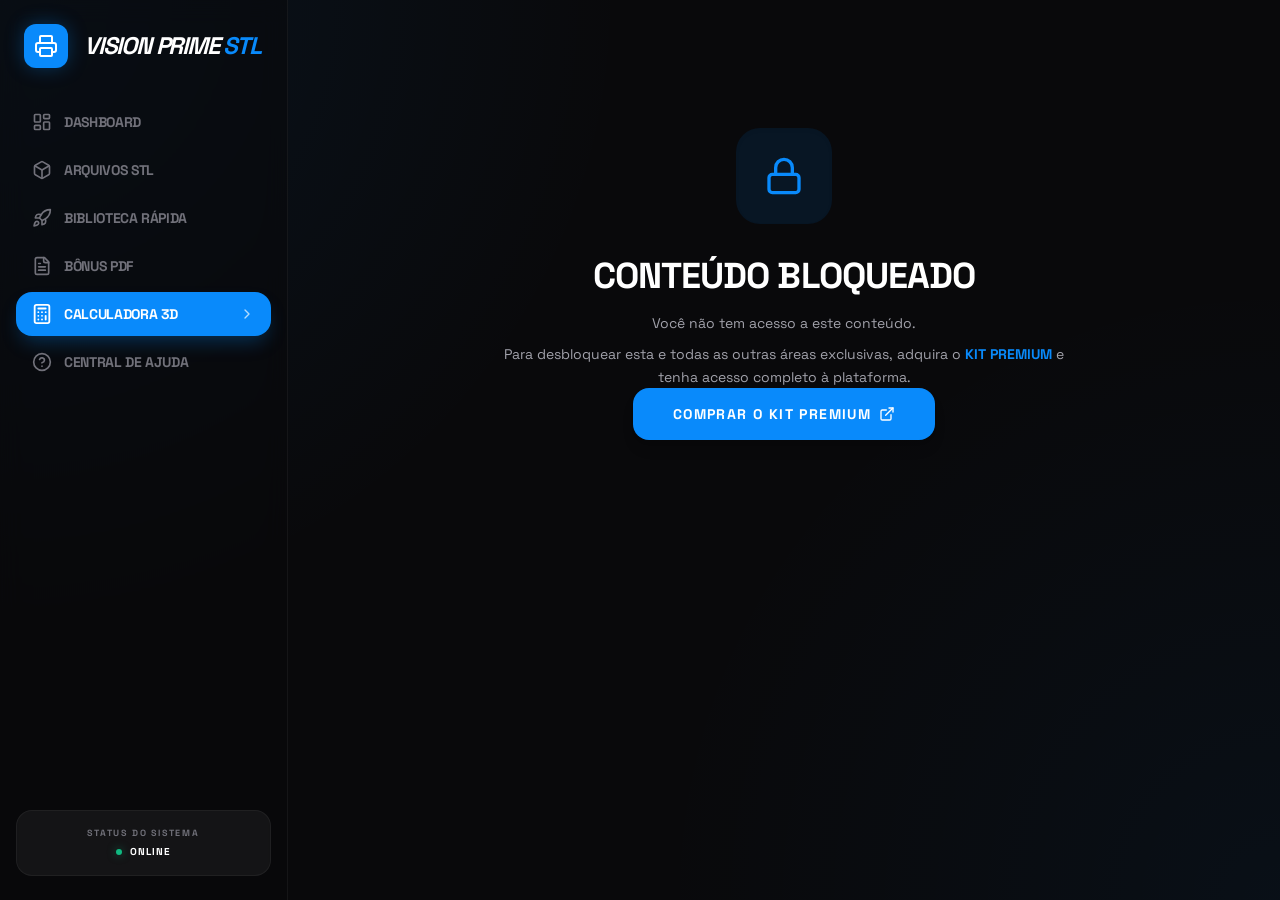
<file: app/calculadora/index.html>
<!DOCTYPE html><!--CESp1dywH2LwWZ0bhTyz1--><html lang="pt-br" class="dark"><head><meta charSet="utf-8"/><meta name="viewport" content="width=device-width, initial-scale=1, maximum-scale=1, viewport-fit=cover"/><link rel="stylesheet" href="/_next/static/css/e9b2b4358028f4db.css" data-precedence="next"/><link rel="preload" as="script" fetchPriority="low" href="/_next/static/chunks/webpack-60785faceb2046e0.js"/><link rel="preconnect" href="https://fonts.googleapis.com"/><link rel="preconnect" href="https://fonts.gstatic.com" crossorigin="anonymous"/><link rel="preconnect" href="https://images.unsplash.com"/><link rel="preconnect" href="https://picsum.photos"/><link rel="manifest" href="/manifest.json"/><meta name="theme-color" content="#078bfb"/><title>VISION PRIME STL</title><meta name="description" content="Acesso exclusivo a modelos e ferramentas para impressão 3D"/><link rel="manifest" href="/manifest.json"/><meta name="mobile-web-app-capable" content="yes"/><meta name="apple-mobile-web-app-title" content="VISION PRIME STL"/><meta name="apple-mobile-web-app-status-bar-style" content="default"/><link rel="icon" href="https://img.icons8.com/ios-filled/192/078bfb/visible.png" type="image/png" sizes="192x192"/><link rel="icon" href="https://img.icons8.com/ios-filled/192/078bfb/visible.png" type="image/png" sizes="192x192"/><link rel="apple-touch-icon" href="https://img.icons8.com/ios-filled/512/078bfb/visible.png"/><link href="https://fonts.googleapis.com/css2?family=Space+Grotesk:wght@300;400;500;600;700&amp;display=swap&amp;font-display=swap" rel="stylesheet"/></head><body class="font-body antialiased bg-black text-white min-h-screen selection:bg-primary selection:text-white"><div hidden=""><!--$--><!--/$--></div><div class="min-h-screen bg-background bg-mesh flex overflow-x-hidden"><aside class="hidden md:flex md:w-64 lg:w-72 border-r border-white/5 h-screen fixed top-0 left-0 z-40 bg-zinc-950/50 backdrop-blur-md overflow-hidden shrink-0"><div class="flex flex-col h-full bg-transparent py-6 w-full overflow-hidden"><div class="px-6 flex items-center gap-4 mb-8 shrink-0"><div class="bg-primary p-2.5 rounded-xl shadow-[0_0_20px_rgba(7,139,251,0.3)] shrink-0 animate-float"><svg xmlns="http://www.w3.org/2000/svg" width="24" height="24" viewBox="0 0 24 24" fill="none" stroke="currentColor" stroke-width="2" stroke-linecap="round" stroke-linejoin="round" class="lucide lucide-printer w-6 h-6 text-white"><path d="M6 18H4a2 2 0 0 1-2-2v-5a2 2 0 0 1 2-2h16a2 2 0 0 1 2 2v5a2 2 0 0 1-2 2h-2"></path><path d="M6 9V3a1 1 0 0 1 1-1h10a1 1 0 0 1 1 1v6"></path><rect x="6" y="14" width="12" height="8" rx="1"></rect></svg></div><span class="font-black text-2xl tracking-tighter text-white whitespace-nowrap uppercase italic">VISION PRIME <span class="text-primary">STL</span></span></div><nav class="flex-1 px-4 space-y-1 overflow-y-auto no-scrollbar min-h-0"><a class="flex items-center justify-between px-4 py-3 rounded-2xl transition-all duration-300 group relative bg-primary text-white shadow-[0_10px_20px_-5px_rgba(7,139,251,0.3)]" href="/app"><div class="flex items-center gap-3"><svg xmlns="http://www.w3.org/2000/svg" width="24" height="24" viewBox="0 0 24 24" fill="none" stroke="currentColor" stroke-width="2" stroke-linecap="round" stroke-linejoin="round" class="lucide lucide-layout-dashboard w-5 h-5 transition-all duration-300 scale-110"><rect width="7" height="9" x="3" y="3" rx="1"></rect><rect width="7" height="5" x="14" y="3" rx="1"></rect><rect width="7" height="9" x="14" y="12" rx="1"></rect><rect width="7" height="5" x="3" y="16" rx="1"></rect></svg><span class="font-bold tracking-tight text-sm uppercase whitespace-nowrap">Dashboard</span></div><svg xmlns="http://www.w3.org/2000/svg" width="24" height="24" viewBox="0 0 24 24" fill="none" stroke="currentColor" stroke-width="2" stroke-linecap="round" stroke-linejoin="round" class="lucide lucide-chevron-right w-4 h-4 opacity-70"><path d="m9 18 6-6-6-6"></path></svg></a><a class="flex items-center justify-between px-4 py-3 rounded-2xl transition-all duration-300 group relative text-zinc-500 hover:text-white hover:bg-white/5" href="/app/stl"><div class="flex items-center gap-3"><svg xmlns="http://www.w3.org/2000/svg" width="24" height="24" viewBox="0 0 24 24" fill="none" stroke="currentColor" stroke-width="2" stroke-linecap="round" stroke-linejoin="round" class="lucide lucide-box w-5 h-5 transition-all duration-300 group-hover:scale-110"><path d="M21 8a2 2 0 0 0-1-1.73l-7-4a2 2 0 0 0-2 0l-7 4A2 2 0 0 0 3 8v8a2 2 0 0 0 1 1.73l7 4a2 2 0 0 0 2 0l7-4A2 2 0 0 0 21 16Z"></path><path d="m3.3 7 8.7 5 8.7-5"></path><path d="M12 22V12"></path></svg><span class="font-bold tracking-tight text-sm uppercase whitespace-nowrap">Arquivos STL</span></div></a><a class="flex items-center justify-between px-4 py-3 rounded-2xl transition-all duration-300 group relative text-zinc-500 hover:text-white hover:bg-white/5" href="/app/biblioteca-rapida"><div class="flex items-center gap-3"><svg xmlns="http://www.w3.org/2000/svg" width="24" height="24" viewBox="0 0 24 24" fill="none" stroke="currentColor" stroke-width="2" stroke-linecap="round" stroke-linejoin="round" class="lucide lucide-rocket w-5 h-5 transition-all duration-300 group-hover:scale-110"><path d="M4.5 16.5c-1.5 1.26-2 5-2 5s3.74-.5 5-2c.71-.84.7-2.13-.09-2.91a2.18 2.18 0 0 0-2.91-.09z"></path><path d="m12 15-3-3a22 22 0 0 1 2-3.95A12.88 12.88 0 0 1 22 2c0 2.72-.78 7.5-6 11a22.35 22.35 0 0 1-4 2z"></path><path d="M9 12H4s.55-3.03 2-4c1.62-1.08 5 0 5 0"></path><path d="M12 15v5s3.03-.55 4-2c1.08-1.62 0-5 0-5"></path></svg><span class="font-bold tracking-tight text-sm uppercase whitespace-nowrap">Biblioteca Rápida</span></div></a><a class="flex items-center justify-between px-4 py-3 rounded-2xl transition-all duration-300 group relative text-zinc-500 hover:text-white hover:bg-white/5" href="/app/bonus"><div class="flex items-center gap-3"><svg xmlns="http://www.w3.org/2000/svg" width="24" height="24" viewBox="0 0 24 24" fill="none" stroke="currentColor" stroke-width="2" stroke-linecap="round" stroke-linejoin="round" class="lucide lucide-file-text w-5 h-5 transition-all duration-300 group-hover:scale-110"><path d="M15 2H6a2 2 0 0 0-2 2v16a2 2 0 0 0 2 2h12a2 2 0 0 0 2-2V7Z"></path><path d="M14 2v4a2 2 0 0 0 2 2h4"></path><path d="M10 9H8"></path><path d="M16 13H8"></path><path d="M16 17H8"></path></svg><span class="font-bold tracking-tight text-sm uppercase whitespace-nowrap">Bônus PDF</span></div></a><a class="flex items-center justify-between px-4 py-3 rounded-2xl transition-all duration-300 group relative text-zinc-500 hover:text-white hover:bg-white/5" href="/app/calculadora"><div class="flex items-center gap-3"><svg xmlns="http://www.w3.org/2000/svg" width="24" height="24" viewBox="0 0 24 24" fill="none" stroke="currentColor" stroke-width="2" stroke-linecap="round" stroke-linejoin="round" class="lucide lucide-calculator w-5 h-5 transition-all duration-300 group-hover:scale-110"><rect width="16" height="20" x="4" y="2" rx="2"></rect><line x1="8" x2="16" y1="6" y2="6"></line><line x1="16" x2="16" y1="14" y2="18"></line><path d="M16 10h.01"></path><path d="M12 10h.01"></path><path d="M8 10h.01"></path><path d="M12 14h.01"></path><path d="M8 14h.01"></path><path d="M12 18h.01"></path><path d="M8 18h.01"></path></svg><span class="font-bold tracking-tight text-sm uppercase whitespace-nowrap">Calculadora 3D</span></div></a><a class="flex items-center justify-between px-4 py-3 rounded-2xl transition-all duration-300 group relative text-zinc-500 hover:text-white hover:bg-white/5" href="/app/ajuda"><div class="flex items-center gap-3"><svg xmlns="http://www.w3.org/2000/svg" width="24" height="24" viewBox="0 0 24 24" fill="none" stroke="currentColor" stroke-width="2" stroke-linecap="round" stroke-linejoin="round" class="lucide lucide-circle-help w-5 h-5 transition-all duration-300 group-hover:scale-110"><circle cx="12" cy="12" r="10"></circle><path d="M9.09 9a3 3 0 0 1 5.83 1c0 2-3 3-3 3"></path><path d="M12 17h.01"></path></svg><span class="font-bold tracking-tight text-sm uppercase whitespace-nowrap">Central de Ajuda</span></div></a></nav><div class="px-4 mt-auto pt-4 space-y-4 shrink-0"><div class="p-4 bg-white/5 rounded-2xl border border-white/5 text-center transition-all hover:border-primary/20"><p class="text-[9px] text-zinc-500 uppercase font-black tracking-[0.2em] mb-1">Status do Sistema</p><div class="flex items-center justify-center gap-2"><div class="w-1.5 h-1.5 rounded-full bg-emerald-500 animate-pulse shadow-[0_0_8px_rgba(16,185,129,0.5)]"></div><p class="text-[10px] font-black text-white uppercase tracking-widest">Online</p></div></div></div></div></aside><main class="flex-1 min-h-screen flex flex-col relative w-full overflow-x-hidden md:ml-64 lg:ml-72">        <header class="md:hidden flex items-center justify-between px-6 py-4 border-b border-white/5 bg-zinc-950/80 backdrop-blur-lg sticky top-0 z-[45]">
          <div class="flex items-center gap-3">
            <div class="bg-primary p-2 rounded-lg shadow-lg shadow-primary/20">
              <svg xmlns="http://www.w3.org/2000/svg" width="24" height="24" viewBox="0 0 24 24" fill="none" stroke="currentColor" stroke-width="2" stroke-linecap="round" stroke-linejoin="round" class="lucide lucide-printer w-5 h-5 text-white"><path d="M6 18H4a2 2 0 0 1-2-2v-5a2 2 0 0 1 2-2h16a2 2 0 0 1 2 2v5a2 2 0 0 1-2 2h-2"></path><path d="M6 9V3a1 1 0 0 1 1-1h10a1 1 0 0 1 1 1v6"></path><rect x="6" y="14" width="12" height="8" rx="1"></rect></svg>
            </div>
            <span class="font-black text-lg tracking-tighter text-white uppercase">VISION PRIME STL</span>
          </div>
          <button class="p-2.5 rounded-xl bg-white/5 text-white active:scale-90 transition-transform">
            <svg xmlns="http://www.w3.org/2000/svg" width="24" height="24" viewBox="0 0 24 24" fill="none" stroke="currentColor" stroke-width="2" stroke-linecap="round" stroke-linejoin="round" class="lucide lucide-menu w-6 h-6"><line x1="4" x2="20" y1="12" y2="12"></line><line x1="4" x2="20" y1="6" y2="6"></line><line x1="4" x2="20" y1="18" y2="18"></line></svg>
          </button>
        </header><div class="flex-1 p-4 sm:p-6 md:p-8 lg:p-12 max-w-[1600px] mx-auto w-full"><div class="flex flex-col items-center justify-center text-center py-20 md:py-28 px-6 animate-in fade-in slide-in-from-bottom-4 duration-700">
  <div class="relative w-24 h-24 rounded-3xl flex items-center justify-center mb-8 bg-primary/10 text-primary shadow-inner">
    <svg xmlns="http://www.w3.org/2000/svg" width="40" height="40" viewBox="0 0 24 24" fill="none" stroke="currentColor" stroke-width="2" stroke-linecap="round" stroke-linejoin="round" class="lucide lucide-lock"><rect width="18" height="11" x="3" y="11" rx="2" ry="2"></rect><path d="M7 11V7a5 5 0 0 1 10 0v4"></path></svg>
  </div>
  <h1 class="text-2xl md:text-4xl font-black text-white uppercase tracking-tight mb-4">Conteúdo Bloqueado</h1>
  <p class="text-zinc-400 max-w-xl mb-2 text-sm md:text-base leading-relaxed">Você não tem acesso a este conteúdo.</p>
  <p class="text-zinc-400 max-w-xl mb-10 text-sm md:text-base leading-relaxed">Para desbloquear esta e todas as outras áreas exclusivas, adquira o <span class="text-primary font-black">KIT PREMIUM</span> e tenha acesso completo à plataforma.</p>
  <a href="https://tilimcheckout.com/checkout?p=11c0924e85ee869db5db879a77091e35&utm_source=area_membros&utm_medium=area_membros&utm_campaign=area_membros" target="_blank" rel="noopener noreferrer" class="bg-primary text-white hover:bg-primary/90 inline-flex items-center gap-2 px-8 md:px-10 py-4 md:py-5 rounded-2xl font-black uppercase tracking-widest text-xs md:text-sm shadow-lg hover:-translate-y-1 transition-all duration-300">
    Comprar o Kit Premium
    <svg xmlns="http://www.w3.org/2000/svg" width="24" height="24" viewBox="0 0 24 24" fill="none" stroke="currentColor" stroke-width="2" stroke-linecap="round" stroke-linejoin="round" class="lucide lucide-external-link w-4 h-4"><path d="M15 3h6v6"></path><path d="M10 14 21 3"></path><path d="M18 13v6a2 2 0 0 1-2 2H5a2 2 0 0 1-2-2V8a2 2 0 0 1 2-2h6"></path></svg>
  </a>
</div></div></main></div><div role="region" aria-label="Notifications (F8)" tabindex="-1" style="pointer-events:none"><ol tabindex="-1" class="fixed top-0 z-[100] flex max-h-screen w-full flex-col-reverse p-4 sm:bottom-0 sm:right-0 sm:top-auto sm:flex-col md:max-w-[420px]"></ol></div>
      <script>
      document.addEventListener('DOMContentLoaded', () => {
        const mobileHeaderBtn = document.querySelector('header.md\:hidden button');
        const mobileSidebar = document.querySelector('aside.fixed.inset-y-0');
        const mobileCloseBtn = mobileSidebar ? mobileSidebar.querySelector('button') : null;
        const overlay = document.getElementById('sidebar-overlay');

        function openMenu() {
          mobileSidebar.classList.remove('-translate-x-full');
          mobileHeaderBtn.classList.remove('text-white');
          mobileHeaderBtn.classList.add('text-primary');
          if (overlay) {
            overlay.classList.remove('opacity-0', 'pointer-events-none');
            overlay.classList.add('opacity-100', 'pointer-events-auto');
          }
        }

        function closeMenu() {
          mobileSidebar.classList.add('-translate-x-full');
          mobileHeaderBtn.classList.remove('text-primary');
          mobileHeaderBtn.classList.add('text-white');
          if (overlay) {
            overlay.classList.remove('opacity-100', 'pointer-events-auto');
            overlay.classList.add('opacity-0', 'pointer-events-none');
          }
        }

        if (mobileHeaderBtn && mobileSidebar) {
          mobileHeaderBtn.addEventListener('click', openMenu);
        }

        if (mobileCloseBtn && mobileSidebar) {
          mobileCloseBtn.addEventListener('click', closeMenu);
        }

        if (overlay) {
          overlay.addEventListener('click', closeMenu);
        }
      });
    </script>
      <script>
      (function() {
        var NAV_LINKS = [
          { key: 'dashboard', href: '/app', label: 'Dashboard', icon: '<svg xmlns="http://www.w3.org/2000/svg" width="20" height="20" viewBox="0 0 24 24" fill="none" stroke="currentColor" stroke-width="2" stroke-linecap="round" stroke-linejoin="round"><rect width="7" height="9" x="3" y="3" rx="1"></rect><rect width="7" height="5" x="14" y="3" rx="1"></rect><rect width="7" height="9" x="14" y="12" rx="1"></rect><rect width="7" height="5" x="3" y="16" rx="1"></rect></svg>' },
          { key: 'stl', href: '/app/stl', label: 'Arquivos STL', icon: '<svg xmlns="http://www.w3.org/2000/svg" width="20" height="20" viewBox="0 0 24 24" fill="none" stroke="currentColor" stroke-width="2" stroke-linecap="round" stroke-linejoin="round"><path d="M21 8a2 2 0 0 0-1-1.73l-7-4a2 2 0 0 0-2 0l-7 4A2 2 0 0 0 3 8v8a2 2 0 0 0 1 1.73l7 4a2 2 0 0 0 2 0l7-4A2 2 0 0 0 21 16Z"></path><path d="m3.3 7 8.7 5 8.7-5"></path><path d="M12 22V12"></path></svg>' },
          { key: 'biblioteca-rapida', href: '/app/biblioteca-rapida', label: 'Biblioteca R\u00e1pida', icon: '<svg xmlns="http://www.w3.org/2000/svg" width="20" height="20" viewBox="0 0 24 24" fill="none" stroke="currentColor" stroke-width="2" stroke-linecap="round" stroke-linejoin="round"><path d="M4.5 16.5c-1.5 1.26-2 5-2 5s3.74-.5 5-2c.71-.84.7-2.13-.09-2.91a2.18 2.18 0 0 0-2.91-.09z"></path><path d="m12 15-3-3a22 22 0 0 1 2-3.95A12.88 12.88 0 0 1 22 2c0 2.72-.78 7.5-6 11a22.35 22.35 0 0 1-4 2z"></path><path d="M9 12H4s.55-3.03 2-4c1.62-1.08 5 0 5 0"></path><path d="M12 15v5s3.03-.55 4-2c1.08-1.62 0-5 0-5"></path></svg>' },
          { key: 'bonus', href: '/app/bonus', label: 'B\u00f4nus PDF', icon: '<svg xmlns="http://www.w3.org/2000/svg" width="20" height="20" viewBox="0 0 24 24" fill="none" stroke="currentColor" stroke-width="2" stroke-linecap="round" stroke-linejoin="round"><path d="M15 2H6a2 2 0 0 0-2 2v16a2 2 0 0 0 2 2h12a2 2 0 0 0 2-2V7Z"></path><path d="M14 2v4a2 2 0 0 0 2 2h4"></path><path d="M10 9H8"></path><path d="M16 13H8"></path><path d="M16 17H8"></path></svg>' },
          { key: 'calculadora', href: '/app/calculadora', label: 'Calculadora 3D', icon: '<svg xmlns="http://www.w3.org/2000/svg" width="20" height="20" viewBox="0 0 24 24" fill="none" stroke="currentColor" stroke-width="2" stroke-linecap="round" stroke-linejoin="round"><rect width="16" height="20" x="4" y="2" rx="2"></rect><line x1="8" x2="16" y1="6" y2="6"></line><line x1="16" x2="16" y1="14" y2="18"></line><path d="M16 10h.01"></path><path d="M12 10h.01"></path><path d="M8 10h.01"></path><path d="M12 14h.01"></path><path d="M8 14h.01"></path><path d="M12 18h.01"></path><path d="M8 18h.01"></path></svg>' },
          { key: 'ajuda', href: '/app/ajuda', label: 'Central de Ajuda', icon: '<svg xmlns="http://www.w3.org/2000/svg" width="20" height="20" viewBox="0 0 24 24" fill="none" stroke="currentColor" stroke-width="2" stroke-linecap="round" stroke-linejoin="round"><circle cx="12" cy="12" r="10"></circle><path d="M9.09 9a3 3 0 0 1 5.83 1c0 2-3 3-3 3"></path><path d="M12 17h.01"></path></svg>' },
          
        ];

        function getActiveKey() {
          var path = window.location.pathname.toLowerCase();
          if (path.indexOf('/stl') !== -1) return 'stl';
          if (path.indexOf('/biblioteca-rapida') !== -1) return 'biblioteca-rapida';
          if (path.indexOf('/bonus') !== -1) return 'bonus';
          if (path.indexOf('/calculadora') !== -1) return 'calculadora';
          if (path.indexOf('/ajuda') !== -1) return 'ajuda';
          if (path.indexOf('/suporte') !== -1) return 'suporte';
          return 'dashboard';
        }

        function buildNav(activeKey) {
          return NAV_LINKS.map(function(link) {
            var isActive = link.key === activeKey;
            var aClass = isActive
              ? 'flex items-center justify-between px-4 py-3 rounded-2xl transition-all duration-300 group relative bg-primary text-white shadow-[0_10px_20px_-5px_rgba(7,139,251,0.3)]'
              : 'flex items-center justify-between px-4 py-3 rounded-2xl transition-all duration-300 group relative bg-transparent text-zinc-500 hover:text-white hover:bg-white/5';
            var chevron = isActive
              ? '<svg xmlns="http://www.w3.org/2000/svg" width="16" height="16" viewBox="0 0 24 24" fill="none" stroke="currentColor" stroke-width="2" stroke-linecap="round" stroke-linejoin="round"><path d="m9 18 6-6-6-6"></path></svg>'
              : '';
            return '<a class="' + aClass + '" href="' + link.href + '"><div class="flex items-center gap-3">' + link.icon + '<span class="font-bold tracking-tight text-sm uppercase whitespace-nowrap">' + link.label + '</span></div>' + chevron + '</a>';
          }).join('');
        }

        function syncSidebarStyles() {
          var activeKey = getActiveKey();
          var anchors = document.querySelectorAll('aside nav a, #stl-mobile-drawer a, #stl-mobile-nav a');

          for (var i = 0; i < anchors.length; i++) {
            var a = anchors[i];
            var href = a.getAttribute('href');
            if (!href) continue;

            var linkPath = a.pathname || a.getAttribute('href') || '';
            if (linkPath.charAt(0) !== '/') {
              linkPath = '/' + linkPath;
            }
            var cleanHref = linkPath.split('?')[0].split('#')[0].replace(/\/$/, '');
            cleanHref = cleanHref.replace(/\/index\.html$/, '').toLowerCase();

            var linkKey = '';
            if (cleanHref.indexOf('/stl') !== -1) {
              linkKey = 'stl';
            } else if (cleanHref.indexOf('/biblioteca-rapida') !== -1) {
              linkKey = 'biblioteca-rapida';
            } else if (cleanHref.indexOf('/bonus') !== -1) {
              linkKey = 'bonus';
            } else if (cleanHref.indexOf('/calculadora') !== -1) {
              linkKey = 'calculadora';
            } else if (cleanHref.indexOf('/ajuda') !== -1) {
              linkKey = 'ajuda';
            } else if (cleanHref.indexOf('/suporte') !== -1) {
              linkKey = 'suporte';
            } else {
              linkKey = 'dashboard';
            }

            var isLinkActive = (linkKey === activeKey);

            if (isLinkActive) {
              a.className = 'flex items-center justify-between px-4 py-3 rounded-2xl transition-all duration-300 group relative bg-primary text-white shadow-[0_10px_20px_-5px_rgba(7,139,251,0.3)]';
              var icon = a.querySelector('div > svg');
              if (icon) {
                icon.classList.remove('group-hover:scale-110');
                icon.classList.add('scale-110');
              }
              var chevron = a.querySelector('.lucide-chevron-right');
              if (!chevron) {
                a.insertAdjacentHTML('beforeend', '<svg xmlns="http://www.w3.org/2000/svg" width="24" height="24" viewBox="0 0 24 24" fill="none" stroke="currentColor" stroke-width="2" stroke-linecap="round" stroke-linejoin="round" class="lucide lucide-chevron-right w-4 h-4 opacity-70"><path d="m9 18 6-6-6-6"></path></svg>');
              }
            } else {
              a.className = 'flex items-center justify-between px-4 py-3 rounded-2xl transition-all duration-300 group relative bg-transparent text-zinc-500 hover:text-white hover:bg-white/5';
              var icon = a.querySelector('div > svg');
              if (icon) {
                icon.classList.remove('scale-110');
                icon.classList.add('group-hover:scale-110');
              }
              var chevron = a.querySelector('.lucide-chevron-right');
              if (chevron) {
                chevron.remove();
              }
            }
          }
        }

        function injectMobileMenu() {
          if (document.getElementById('stl-mobile-overlay')) return;

          var activeKey = getActiveKey();

          var allAsides = document.querySelectorAll('aside');
          allAsides.forEach(function(aside) {
            if (aside.classList.contains('md:hidden') || 
                (aside.style.position === 'fixed') ||
                aside.className.includes('inset-y-0')) {
              aside.style.setProperty('display', 'none', 'important');
            }
          });

          var overlay = document.createElement('div');
          overlay.id = 'stl-mobile-overlay';
          overlay.setAttribute('style', 
            'position:fixed;inset:0;background:rgba(0,0,0,0.85);' +
            'backdrop-filter:blur(6px);-webkit-backdrop-filter:blur(6px);' +
            'z-index:9998;display:none;opacity:0;' +
            'transition:opacity 0.4s ease;');
          document.body.appendChild(overlay);

          var drawer = document.createElement('aside');
          drawer.id = 'stl-mobile-drawer';
          drawer.setAttribute('style',
            'position:fixed;top:0;left:0;bottom:0;width:288px;' +
            'background:#09090b;z-index:9999;' +
            'transform:translateX(-100%);' +
            'transition:transform 0.5s cubic-bezier(0.32,0.72,0,1);' +
            'display:flex;flex-direction:column;overflow:hidden;');

          drawer.innerHTML = [
            '<div style="display:flex;flex-direction:column;height:100%;padding:24px 0;overflow:hidden;box-sizing:border-box;">',
              '<div style="padding:0 24px;display:flex;align-items:center;gap:16px;margin-bottom:32px;flex-shrink:0;">',
                '<div style="background:hsl(var(--primary,33 100% 53%));padding:10px;border-radius:12px;box-shadow:0 0 20px rgba(7,139,251,0.3);flex-shrink:0;">',
                  '<svg xmlns="http://www.w3.org/2000/svg" width="24" height="24" viewBox="0 0 24 24" fill="none" stroke="white" stroke-width="2" stroke-linecap="round" stroke-linejoin="round">',
                    '<path d="M6 18H4a2 2 0 0 1-2-2v-5a2 2 0 0 1 2-2h16a2 2 0 0 1 2 2v5a2 2 0 0 1-2 2h-2"></path>',
                    '<path d="M6 9V3a1 1 0 0 1 1-1h10a1 1 0 0 1 1 1v6"></path>',
                    '<rect x="6" y="14" width="12" height="8" rx="1"></rect>',
                  '</svg>',
                '</div>',
                '<span style="font-weight:900;font-size:22px;letter-spacing:-0.05em;color:white;white-space:nowrap;text-transform:uppercase;font-style:italic;">',
                  'VISION PRIME <span style="color:hsl(var(--primary,33 100% 53%));">STL</span>',
                '</span>',
              '</div>',
              '<nav id="stl-mobile-nav" style="flex:1;padding:0 16px;overflow-y:auto;min-height:0;">',
                buildNav(activeKey),
              '</nav>',
              '<div style="padding:16px;margin-top:16px;flex-shrink:0;">',
                '<div style="padding:16px;background:rgba(255,255,255,0.05);border-radius:16px;border:1px solid rgba(255,255,255,0.05);text-align:center;">',
                  '<p style="font-size:9px;color:#71717a;text-transform:uppercase;font-weight:900;letter-spacing:0.2em;margin-bottom:4px;margin-top:0;">Status do Sistema</p>',
                  '<div style="display:flex;align-items:center;justify-content:center;gap:8px;">',
                    '<div style="width:6px;height:6px;border-radius:50%;background:#10b981;box-shadow:0 0 8px rgba(16,185,129,0.5);"></div>',
                    '<p style="font-size:10px;font-weight:900;color:white;text-transform:uppercase;letter-spacing:0.1em;margin:0;">Online</p>',
                  '</div>',
                '</div>',
              '</div>',
            '</div>',
            '<button id="stl-close-btn" style="position:absolute;top:20px;right:16px;',
              'background:hsl(var(--primary,33 100% 53%));color:white;',
              'width:28px;height:28px;border-radius:8px;border:none;cursor:pointer;',
              'box-shadow:0 4px 12px rgba(0,0,0,0.4);',
              'display:flex;align-items:center;justify-content:center;',
              'flex-shrink:0;">',
              '<svg xmlns="http://www.w3.org/2000/svg" width="14" height="14" viewBox="0 0 24 24" fill="none" stroke="white" stroke-width="3" stroke-linecap="round" stroke-linejoin="round">',
                '<path d="M18 6 6 18"></path><path d="m6 6 12 12"></path>',
              '</svg>',
            '</button>',
          ].join('');

          document.body.appendChild(drawer);

          function openMenu() {
            var currentActiveKey = getActiveKey();
            var mobileNav = document.getElementById('stl-mobile-nav');
            if (mobileNav) {
              mobileNav.innerHTML = buildNav(currentActiveKey);
            }
            syncSidebarStyles();

            overlay.style.display = 'block';
            requestAnimationFrame(function() {
              requestAnimationFrame(function() {
                overlay.style.opacity = '1';
                drawer.style.transform = 'translateX(0)';
              });
            });
            if (hamburgerBtn) {
              hamburgerBtn.style.color = 'hsl(var(--primary,33 100% 53%))';
            }
          }

          function closeMenu() {
            overlay.style.opacity = '0';
            drawer.style.transform = 'translateX(-100%)';
            setTimeout(function() { overlay.style.display = 'none'; }, 420);
            if (hamburgerBtn) {
              hamburgerBtn.style.color = 'white';
            }
          }

          var hamburgerBtn = null;

          function hijackHamburger() {
            var header = document.querySelector('header');
            if (!header) return false;
            var btns = header.querySelectorAll('button');
            if (!btns.length) return false;

            var original = btns[btns.length - 1];
            if (original._stlHijacked) return true;

            var cloned = original.cloneNode(true);
            cloned._stlHijacked = true;
            cloned.style.color = 'white';
            cloned.addEventListener('click', openMenu);
            original.parentNode.replaceChild(cloned, original);
            hamburgerBtn = cloned;
            return true;
          }

          if (!hijackHamburger()) {
            var attempts = 0;
            var retry = setInterval(function() {
              attempts++;
              if (hijackHamburger() || attempts > 20) clearInterval(retry);
            }, 150);
          }

          overlay.addEventListener('click', closeMenu);
          document.getElementById('stl-close-btn').addEventListener('click', closeMenu);
        }

        // Initialize styling immediately
        syncSidebarStyles();

        // Listen to route changes (popstate) and user clicks
        window.addEventListener('popstate', syncSidebarStyles);
        window.addEventListener('hashchange', syncSidebarStyles);
        document.addEventListener('click', function() {
          setTimeout(syncSidebarStyles, 50);
        });

        // Run interval check to handle async navigation/hydration overrides
        setInterval(syncSidebarStyles, 300);

        if (document.readyState === 'loading') {
          document.addEventListener('DOMContentLoaded', function() {
            setTimeout(injectMobileMenu, 200);
          });
        } else {
          setTimeout(injectMobileMenu, 200);
        }
      })();
    </script>
  
<script>
document.addEventListener('DOMContentLoaded', () => {
    const labels = Array.from(document.querySelectorAll('label'));
    const getEl = (namePart) => {
        const label = labels.find(l => l.textContent.toLowerCase().includes(namePart.toLowerCase()));
        return label ? label.nextElementSibling : null;
    };

    const inputs = {
        nome: getEl('Nome do Projeto'),
        custoRolo: getEl('Custo Rolo'),
        pesoRolo: getEl('Peso Rolo'),
        pesoPeca: getEl('Peso Peça'),
        tempo: getEl('Tempo (h)'),
        maoDeObra: getEl('Mão de Obra'),
        usoMaquina: getEl('Uso Máquina'),
        energia: getEl('Energia'),
        embalagem: getEl('Embalagem'),
        taxaFalha: getEl('Taxa de Falha'),
        margemLucro: getEl('Margem de Lucro'),
        taxaPlat: getEl('Taxa Plataforma')
    };

    const buttons = Array.from(document.querySelectorAll('button'));
    const btnCalcular = buttons.find(b => b.textContent.includes('Calcular Precificação'));
    const btnLimpar = buttons.find(b => b.querySelector('svg.lucide-refresh-cw'));
    const btnSalvar = buttons.find(b => b.textContent.includes('Salvar Impressão'));

    const outPrecoSugerido = Array.from(document.querySelectorAll('h3')).find(h => h.textContent.includes('Preço Sugerido')) ? Array.from(document.querySelectorAll('h3')).find(h => h.textContent.includes('Preço Sugerido')).nextElementSibling : null;
    const outCustoReal = Array.from(document.querySelectorAll('p')).find(p => p.textContent.includes('Custo Real')) ? Array.from(document.querySelectorAll('p')).find(p => p.textContent.includes('Custo Real')).nextElementSibling : null;
    const outLucroEstimado = Array.from(document.querySelectorAll('p')).find(p => p.textContent.includes('Lucro Estimado')) ? Array.from(document.querySelectorAll('p')).find(p => p.textContent.includes('Lucro Estimado')).nextElementSibling : null;

    const getVal = (el) => parseFloat(el.value) || 0;

    let currentState = null;

    if(btnCalcular) {
        btnCalcular.addEventListener('click', () => {
            const custoRolo = getVal(inputs.custoRolo);
            const pesoRolo = getVal(inputs.pesoRolo) || 1000;
            const pesoPeca = getVal(inputs.pesoPeca);
            const tempo = getVal(inputs.tempo);
            const maoDeObra = getVal(inputs.maoDeObra);
            const usoMaquina = getVal(inputs.usoMaquina);
            const energia = getVal(inputs.energia);
            const embalagem = getVal(inputs.embalagem);
            const taxaFalha = getVal(inputs.taxaFalha);
            const margemLucro = getVal(inputs.margemLucro);
            const taxaPlat = getVal(inputs.taxaPlat);

            const custoMaterial = (custoRolo / pesoRolo) * pesoPeca;
            const custoMaoObra = tempo * maoDeObra;
            const custoMaquina = tempo * usoMaquina;
            const custoEnergia = tempo * energia;

            const custoBase = custoMaterial + custoMaoObra + custoMaquina + custoEnergia + embalagem;
            const custoReal = custoBase + (custoBase * (taxaFalha / 100));

            const lucro = custoReal * (margemLucro / 100);
            const precoComLucro = custoReal + lucro;
            
            let precoFinal = precoComLucro;
            if (taxaPlat > 0 && taxaPlat < 100) {
                precoFinal = precoComLucro / (1 - (taxaPlat / 100));
            }

            const format = val => 'R$ ' + val.toFixed(2).replace('.', ',');

            if(outPrecoSugerido) outPrecoSugerido.innerHTML = format(precoFinal);
            if(outCustoReal) outCustoReal.innerHTML = format(custoReal);
            if(outLucroEstimado) outLucroEstimado.innerHTML = format(precoFinal - custoReal);

            if(btnSalvar) {
                btnSalvar.disabled = false;
                btnSalvar.classList.remove('bg-white', 'text-black');
                btnSalvar.classList.add('bg-primary', 'text-white', 'hover:bg-primary/90');
            }

            currentState = {
                data: new Date().toLocaleDateString('pt-BR'),
                modelo: inputs.nome ? (inputs.nome.value || 'Projeto Sem Nome') : 'Projeto Sem Nome',
                custo: format(custoReal),
                preco: format(precoFinal),
                lucro: format(precoFinal - custoReal)
            };
        });
    }

    if(btnLimpar) {
        btnLimpar.addEventListener('click', () => {
            Object.values(inputs).forEach(el => {
                if(el && el.tagName === 'INPUT') {
                    if (el === inputs.pesoRolo) el.value = '1000';
                    else if (el === inputs.taxaFalha) el.value = '5';
                    else if (el === inputs.margemLucro) el.value = '100';
                    else if (el === inputs.taxaPlat) el.value = '0';
                    else el.value = '';
                }
            });
            if(outPrecoSugerido) outPrecoSugerido.innerHTML = 'R$ 0,00';
            if(outCustoReal) outCustoReal.innerHTML = 'R$ 0,00';
            if(outLucroEstimado) outLucroEstimado.innerHTML = 'R$ 0,00';
            if(btnSalvar) {
                btnSalvar.disabled = true;
                btnSalvar.classList.add('bg-white', 'text-black');
                btnSalvar.classList.remove('bg-primary', 'text-white', 'hover:bg-primary/90');
            }
            currentState = null;
        });
    }

    if(btnSalvar) {
        btnSalvar.addEventListener('click', () => {
            if(!currentState) return;
            const tbody = document.querySelector('table tbody');
            if(!tbody) return;
            
            const noData = tbody.querySelector('td[colspan]');
            if(noData) noData.parentElement.remove();

            const tr = document.createElement('tr');
            tr.className = 'border-b transition-colors hover:bg-muted/50 data-[state=selected]:bg-muted border-white/5 hover:bg-white/5';
            tr.innerHTML = `
                <td class="p-4 align-middle text-[11px] font-medium text-white">${currentState.data}</td>
                <td class="p-4 align-middle text-[11px] font-bold text-white">${currentState.modelo}</td>
                <td class="p-4 align-middle text-[11px] text-gray-400 text-right">${currentState.custo}</td>
                <td class="p-4 align-middle text-[11px] font-bold text-primary text-right">${currentState.preco}</td>
                <td class="p-4 align-middle text-[11px] font-bold text-emerald-500 text-right">${currentState.lucro}</td>
                <td class="p-4 align-middle text-[11px] text-gray-500">-</td>
                <td class="p-4 align-middle text-right">
                    <button class="text-red-500 hover:text-red-400 p-1 stl-delete-row">
                        <svg xmlns="http://www.w3.org/2000/svg" width="14" height="14" viewBox="0 0 24 24" fill="none" stroke="currentColor" stroke-width="2" stroke-linecap="round" stroke-linejoin="round"><path d="M3 6h18"></path><path d="M19 6v14c0 1-1 2-2 2H7c-1 0-2-1-2-2V6"></path><path d="M8 6V4c0-1 1-2 2-2h4c1 0 2 1 2 2v2"></path></svg>
                    </button>
                </td>
            `;
            
            tr.querySelector('.stl-delete-row').addEventListener('click', function() {
                tr.remove();
                window.updateCount();
            });
            
            tbody.prepend(tr);
            window.updateCount();
            
            if(btnLimpar) btnLimpar.click();
        });
    }

    window.updateCount = () => {
        const tbody = document.querySelector('table tbody');
        if(!tbody) return;
        let count = tbody.querySelectorAll('tr').length;
        const noData = tbody.querySelector('td[colspan]');
        if(noData) count = 0;
        
        if (count === 0 && !noData) {
            const tr = document.createElement('tr');
            tr.className = 'border-b transition-colors hover:bg-muted/50 data-[state=selected]:bg-muted border-white/5';
            tr.innerHTML = `<td class="p-4 align-middle h-32 text-center text-gray-600 font-medium" colspan="7">Nenhum registro encontrado no histórico.</td>`;
            tbody.appendChild(tr);
        }
        
        const p = document.querySelector('section p.text-xs.font-mono');
        if(p) p.textContent = `${count} REGISTRO${count !== 1 ? 'S' : ''}`;
    };
});
</script>

  </body></html>
</file>
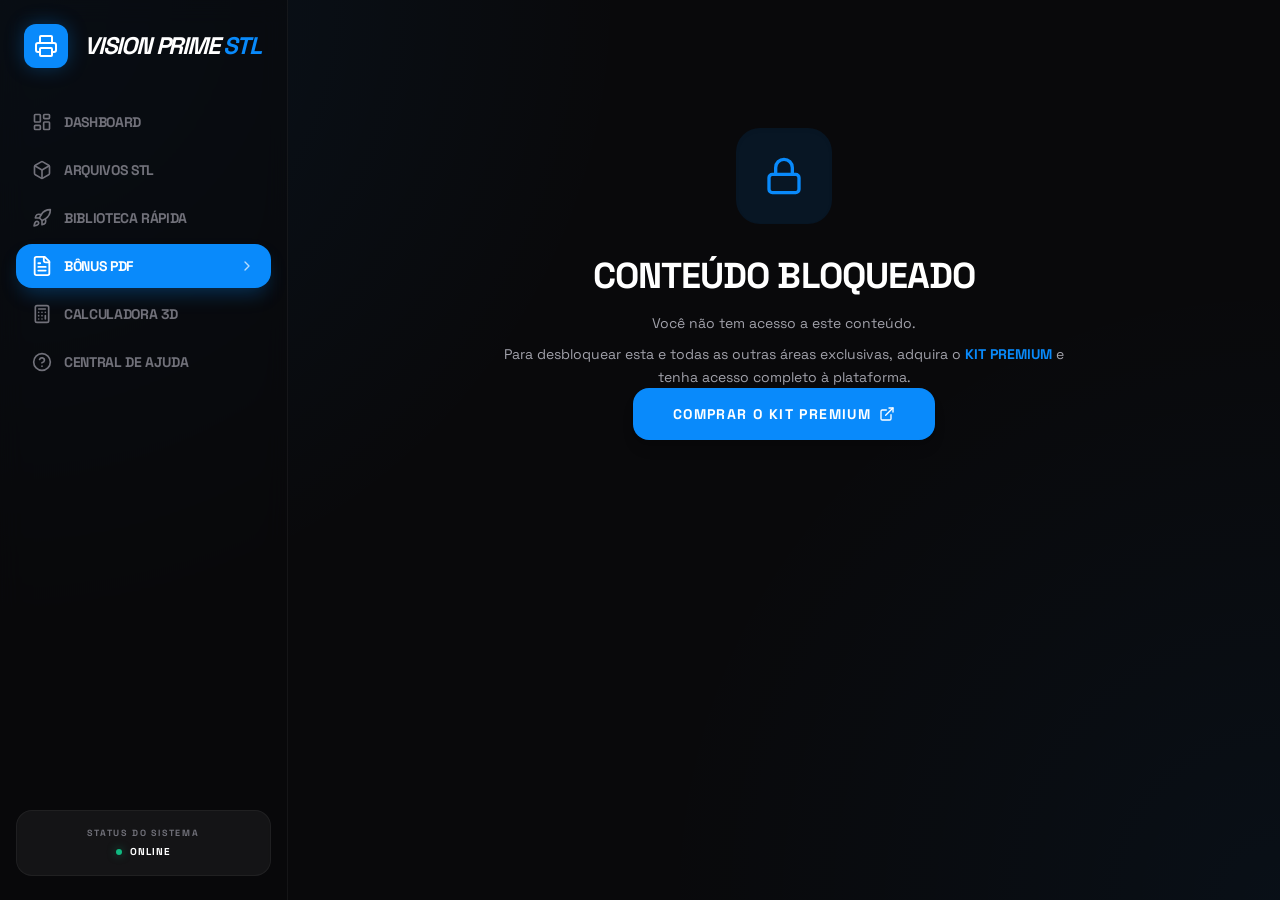
<file: app/bonus/guia-sites/index.html>
<!DOCTYPE html><!--CESp1dywH2LwWZ0bhTyz1--><html lang="pt-br" class="dark"><head><meta charSet="utf-8"/><meta name="viewport" content="width=device-width, initial-scale=1, maximum-scale=1, viewport-fit=cover"/><link rel="stylesheet" href="/_next/static/css/e9b2b4358028f4db.css" data-precedence="next"/><link rel="preconnect" href="https://fonts.googleapis.com"/><link rel="preconnect" href="https://fonts.gstatic.com" crossorigin="anonymous"/><link rel="preconnect" href="https://images.unsplash.com"/><link rel="preconnect" href="https://picsum.photos"/><link rel="manifest" href="/manifest.json"/><meta name="theme-color" content="#078bfb"/><title>VISION PRIME STL</title><meta name="description" content="Acesso exclusivo a modelos e ferramentas para impressão 3D"/><link rel="manifest" href="/manifest.json"/><meta name="mobile-web-app-capable" content="yes"/><meta name="apple-mobile-web-app-title" content="VISION PRIME STL 3D"/><meta name="apple-mobile-web-app-status-bar-style" content="default"/><link rel="icon" href="https://img.icons8.com/ios-filled/192/078bfb/visible.png" type="image/png" sizes="192x192"/><link rel="icon" href="https://img.icons8.com/ios-filled/192/078bfb/visible.png" type="image/png" sizes="192x192"/><link rel="apple-touch-icon" href="https://img.icons8.com/ios-filled/512/078bfb/visible.png"/><link href="https://fonts.googleapis.com/css2?family=Space+Grotesk:wght@300;400;500;600;700&amp;display=swap&amp;font-display=swap" rel="stylesheet"/></head><body class="font-body antialiased bg-black text-white min-h-screen selection:bg-primary selection:text-white"><div hidden=""><!--$--><!--/$--></div><div class="min-h-screen bg-background bg-mesh flex overflow-x-hidden"><aside class="hidden md:flex md:w-64 lg:w-72 border-r border-white/5 h-screen fixed top-0 left-0 z-40 bg-zinc-950/50 backdrop-blur-md overflow-hidden shrink-0"><div class="flex flex-col h-full bg-transparent py-6 w-full overflow-hidden"><div class="px-6 flex items-center gap-4 mb-8 shrink-0"><div class="bg-primary p-2.5 rounded-xl shadow-[0_0_20px_rgba(7,139,251,0.3)] shrink-0 animate-float"><svg xmlns="http://www.w3.org/2000/svg" width="24" height="24" viewBox="0 0 24 24" fill="none" stroke="currentColor" stroke-width="2" stroke-linecap="round" stroke-linejoin="round" class="lucide lucide-printer w-6 h-6 text-white"><path d="M6 18H4a2 2 0 0 1-2-2v-5a2 2 0 0 1 2-2h16a2 2 0 0 1 2 2v5a2 2 0 0 1-2 2h-2"></path><path d="M6 9V3a1 1 0 0 1 1-1h10a1 1 0 0 1 1 1v6"></path><rect x="6" y="14" width="12" height="8" rx="1"></rect></svg></div><span class="font-black text-2xl tracking-tighter text-white whitespace-nowrap uppercase italic">VISION PRIME <span class="text-primary">STL</span></span></div><nav class="flex-1 px-4 space-y-1 overflow-y-auto no-scrollbar min-h-0"><a class="flex items-center justify-between px-4 py-3 rounded-2xl transition-all duration-300 group relative text-zinc-500 hover:text-white hover:bg-white/5" href="/app"><div class="flex items-center gap-3"><svg xmlns="http://www.w3.org/2000/svg" width="24" height="24" viewBox="0 0 24 24" fill="none" stroke="currentColor" stroke-width="2" stroke-linecap="round" stroke-linejoin="round" class="lucide lucide-layout-dashboard w-5 h-5 transition-all duration-300 group-hover:scale-110"><rect width="7" height="9" x="3" y="3" rx="1"></rect><rect width="7" height="5" x="14" y="3" rx="1"></rect><rect width="7" height="9" x="14" y="12" rx="1"></rect><rect width="7" height="5" x="3" y="16" rx="1"></rect></svg><span class="font-bold tracking-tight text-sm uppercase whitespace-nowrap">Dashboard</span></div></a><a class="flex items-center justify-between px-4 py-3 rounded-2xl transition-all duration-300 group relative text-zinc-500 hover:text-white hover:bg-white/5" href="/app/stl"><div class="flex items-center gap-3"><svg xmlns="http://www.w3.org/2000/svg" width="24" height="24" viewBox="0 0 24 24" fill="none" stroke="currentColor" stroke-width="2" stroke-linecap="round" stroke-linejoin="round" class="lucide lucide-box w-5 h-5 transition-all duration-300 group-hover:scale-110"><path d="M21 8a2 2 0 0 0-1-1.73l-7-4a2 2 0 0 0-2 0l-7 4A2 2 0 0 0 3 8v8a2 2 0 0 0 1 1.73l7 4a2 2 0 0 0 2 0l7-4A2 2 0 0 0 21 16Z"></path><path d="m3.3 7 8.7 5 8.7-5"></path><path d="M12 22V12"></path></svg><span class="font-bold tracking-tight text-sm uppercase whitespace-nowrap">Arquivos STL</span></div></a><a class="flex items-center justify-between px-4 py-3 rounded-2xl transition-all duration-300 group relative text-zinc-500 hover:text-white hover:bg-white/5" href="/app/biblioteca-rapida"><div class="flex items-center gap-3"><svg xmlns="http://www.w3.org/2000/svg" width="24" height="24" viewBox="0 0 24 24" fill="none" stroke="currentColor" stroke-width="2" stroke-linecap="round" stroke-linejoin="round" class="lucide lucide-rocket w-5 h-5 transition-all duration-300 group-hover:scale-110"><path d="M4.5 16.5c-1.5 1.26-2 5-2 5s3.74-.5 5-2c.71-.84.7-2.13-.09-2.91a2.18 2.18 0 0 0-2.91-.09z"></path><path d="m12 15-3-3a22 22 0 0 1 2-3.95A12.88 12.88 0 0 1 22 2c0 2.72-.78 7.5-6 11a22.35 22.35 0 0 1-4 2z"></path><path d="M9 12H4s.55-3.03 2-4c1.62-1.08 5 0 5 0"></path><path d="M12 15v5s3.03-.55 4-2c1.08-1.62 0-5 0-5"></path></svg><span class="font-bold tracking-tight text-sm uppercase whitespace-nowrap">Biblioteca Rápida</span></div></a><a class="flex items-center justify-between px-4 py-3 rounded-2xl transition-all duration-300 group relative text-zinc-500 hover:text-white hover:bg-white/5" href="/app/bonus"><div class="flex items-center gap-3"><svg xmlns="http://www.w3.org/2000/svg" width="24" height="24" viewBox="0 0 24 24" fill="none" stroke="currentColor" stroke-width="2" stroke-linecap="round" stroke-linejoin="round" class="lucide lucide-file-text w-5 h-5 transition-all duration-300 group-hover:scale-110"><path d="M15 2H6a2 2 0 0 0-2 2v16a2 2 0 0 0 2 2h12a2 2 0 0 0 2-2V7Z"></path><path d="M14 2v4a2 2 0 0 0 2 2h4"></path><path d="M10 9H8"></path><path d="M16 13H8"></path><path d="M16 17H8"></path></svg><span class="font-bold tracking-tight text-sm uppercase whitespace-nowrap">Bônus PDF</span></div></a><a class="flex items-center justify-between px-4 py-3 rounded-2xl transition-all duration-300 group relative text-zinc-500 hover:text-white hover:bg-white/5" href="/app/calculadora"><div class="flex items-center gap-3"><svg xmlns="http://www.w3.org/2000/svg" width="24" height="24" viewBox="0 0 24 24" fill="none" stroke="currentColor" stroke-width="2" stroke-linecap="round" stroke-linejoin="round" class="lucide lucide-calculator w-5 h-5 transition-all duration-300 group-hover:scale-110"><rect width="16" height="20" x="4" y="2" rx="2"></rect><line x1="8" x2="16" y1="6" y2="6"></line><line x1="16" x2="16" y1="14" y2="18"></line><path d="M16 10h.01"></path><path d="M12 10h.01"></path><path d="M8 10h.01"></path><path d="M12 14h.01"></path><path d="M8 14h.01"></path><path d="M12 18h.01"></path><path d="M8 18h.01"></path></svg><span class="font-bold tracking-tight text-sm uppercase whitespace-nowrap">Calculadora 3D</span></div></a><a class="flex items-center justify-between px-4 py-3 rounded-2xl transition-all duration-300 group relative text-zinc-500 hover:text-white hover:bg-white/5" href="/app/ajuda"><div class="flex items-center gap-3"><svg xmlns="http://www.w3.org/2000/svg" width="24" height="24" viewBox="0 0 24 24" fill="none" stroke="currentColor" stroke-width="2" stroke-linecap="round" stroke-linejoin="round" class="lucide lucide-circle-help w-5 h-5 transition-all duration-300 group-hover:scale-110"><circle cx="12" cy="12" r="10"></circle><path d="M9.09 9a3 3 0 0 1 5.83 1c0 2-3 3-3 3"></path><path d="M12 17h.01"></path></svg><span class="font-bold tracking-tight text-sm uppercase whitespace-nowrap">Central de Ajuda</span></div></a></nav><div class="px-4 mt-auto pt-4 space-y-4 shrink-0"><div class="p-4 bg-white/5 rounded-2xl border border-white/5 text-center transition-all hover:border-primary/20"><p class="text-[9px] text-zinc-500 uppercase font-black tracking-[0.2em] mb-1">Status do Sistema</p><div class="flex items-center justify-center gap-2"><div class="w-1.5 h-1.5 rounded-full bg-emerald-500 animate-pulse shadow-[0_0_8px_rgba(16,185,129,0.5)]"></div><p class="text-[10px] font-black text-white uppercase tracking-widest">Online</p></div></div></div></div></aside><aside class="fixed inset-y-0 left-0 w-72 bg-zinc-950 z-[60] md:hidden transform transition-transform duration-500 ease-spring -translate-x-full"><div class="flex flex-col h-full bg-transparent py-6 w-full overflow-hidden"><div class="px-6 flex items-center gap-4 mb-8 shrink-0"><div class="bg-primary p-2.5 rounded-xl shadow-[0_0_20px_rgba(7,139,251,0.3)] shrink-0 animate-float"><svg xmlns="http://www.w3.org/2000/svg" width="24" height="24" viewBox="0 0 24 24" fill="none" stroke="currentColor" stroke-width="2" stroke-linecap="round" stroke-linejoin="round" class="lucide lucide-printer w-6 h-6 text-white"><path d="M6 18H4a2 2 0 0 1-2-2v-5a2 2 0 0 1 2-2h16a2 2 0 0 1 2 2v5a2 2 0 0 1-2 2h-2"></path><path d="M6 9V3a1 1 0 0 1 1-1h10a1 1 0 0 1 1 1v6"></path><rect x="6" y="14" width="12" height="8" rx="1"></rect></svg></div><span class="font-black text-2xl tracking-tighter text-white whitespace-nowrap uppercase italic">VISION PRIME <span class="text-primary">STL</span></span></div><nav class="flex-1 px-4 space-y-1 overflow-y-auto no-scrollbar min-h-0"><a class="flex items-center justify-between px-4 py-3 rounded-2xl transition-all duration-300 group relative text-zinc-500 hover:text-white hover:bg-white/5" href="/app"><div class="flex items-center gap-3"><svg xmlns="http://www.w3.org/2000/svg" width="24" height="24" viewBox="0 0 24 24" fill="none" stroke="currentColor" stroke-width="2" stroke-linecap="round" stroke-linejoin="round" class="lucide lucide-layout-dashboard w-5 h-5 transition-all duration-300 group-hover:scale-110"><rect width="7" height="9" x="3" y="3" rx="1"></rect><rect width="7" height="5" x="14" y="3" rx="1"></rect><rect width="7" height="9" x="14" y="12" rx="1"></rect><rect width="7" height="5" x="3" y="16" rx="1"></rect></svg><span class="font-bold tracking-tight text-sm uppercase whitespace-nowrap">Dashboard</span></div></a><a class="flex items-center justify-between px-4 py-3 rounded-2xl transition-all duration-300 group relative text-zinc-500 hover:text-white hover:bg-white/5" href="/app/stl"><div class="flex items-center gap-3"><svg xmlns="http://www.w3.org/2000/svg" width="24" height="24" viewBox="0 0 24 24" fill="none" stroke="currentColor" stroke-width="2" stroke-linecap="round" stroke-linejoin="round" class="lucide lucide-box w-5 h-5 transition-all duration-300 group-hover:scale-110"><path d="M21 8a2 2 0 0 0-1-1.73l-7-4a2 2 0 0 0-2 0l-7 4A2 2 0 0 0 3 8v8a2 2 0 0 0 1 1.73l7 4a2 2 0 0 0 2 0l7-4A2 2 0 0 0 21 16Z"></path><path d="m3.3 7 8.7 5 8.7-5"></path><path d="M12 22V12"></path></svg><span class="font-bold tracking-tight text-sm uppercase whitespace-nowrap">Arquivos STL</span></div></a><a class="flex items-center justify-between px-4 py-3 rounded-2xl transition-all duration-300 group relative text-zinc-500 hover:text-white hover:bg-white/5" href="/app/biblioteca-rapida"><div class="flex items-center gap-3"><svg xmlns="http://www.w3.org/2000/svg" width="24" height="24" viewBox="0 0 24 24" fill="none" stroke="currentColor" stroke-width="2" stroke-linecap="round" stroke-linejoin="round" class="lucide lucide-rocket w-5 h-5 transition-all duration-300 group-hover:scale-110"><path d="M4.5 16.5c-1.5 1.26-2 5-2 5s3.74-.5 5-2c.71-.84.7-2.13-.09-2.91a2.18 2.18 0 0 0-2.91-.09z"></path><path d="m12 15-3-3a22 22 0 0 1 2-3.95A12.88 12.88 0 0 1 22 2c0 2.72-.78 7.5-6 11a22.35 22.35 0 0 1-4 2z"></path><path d="M9 12H4s.55-3.03 2-4c1.62-1.08 5 0 5 0"></path><path d="M12 15v5s3.03-.55 4-2c1.08-1.62 0-5 0-5"></path></svg><span class="font-bold tracking-tight text-sm uppercase whitespace-nowrap">Biblioteca Rápida</span></div></a><a class="flex items-center justify-between px-4 py-3 rounded-2xl transition-all duration-300 group relative text-zinc-500 hover:text-white hover:bg-white/5" href="/app/bonus"><div class="flex items-center gap-3"><svg xmlns="http://www.w3.org/2000/svg" width="24" height="24" viewBox="0 0 24 24" fill="none" stroke="currentColor" stroke-width="2" stroke-linecap="round" stroke-linejoin="round" class="lucide lucide-file-text w-5 h-5 transition-all duration-300 group-hover:scale-110"><path d="M15 2H6a2 2 0 0 0-2 2v16a2 2 0 0 0 2 2h12a2 2 0 0 0 2-2V7Z"></path><path d="M14 2v4a2 2 0 0 0 2 2h4"></path><path d="M10 9H8"></path><path d="M16 13H8"></path><path d="M16 17H8"></path></svg><span class="font-bold tracking-tight text-sm uppercase whitespace-nowrap">Bônus PDF</span></div></a><a class="flex items-center justify-between px-4 py-3 rounded-2xl transition-all duration-300 group relative text-zinc-500 hover:text-white hover:bg-white/5" href="/app/calculadora"><div class="flex items-center gap-3"><svg xmlns="http://www.w3.org/2000/svg" width="24" height="24" viewBox="0 0 24 24" fill="none" stroke="currentColor" stroke-width="2" stroke-linecap="round" stroke-linejoin="round" class="lucide lucide-calculator w-5 h-5 transition-all duration-300 group-hover:scale-110"><rect width="16" height="20" x="4" y="2" rx="2"></rect><line x1="8" x2="16" y1="6" y2="6"></line><line x1="16" x2="16" y1="14" y2="18"></line><path d="M16 10h.01"></path><path d="M12 10h.01"></path><path d="M8 10h.01"></path><path d="M12 14h.01"></path><path d="M8 14h.01"></path><path d="M12 18h.01"></path><path d="M8 18h.01"></path></svg><span class="font-bold tracking-tight text-sm uppercase whitespace-nowrap">Calculadora 3D</span></div></a><a class="flex items-center justify-between px-4 py-3 rounded-2xl transition-all duration-300 group relative text-zinc-500 hover:text-white hover:bg-white/5" href="/app/ajuda"><div class="flex items-center gap-3"><svg xmlns="http://www.w3.org/2000/svg" width="24" height="24" viewBox="0 0 24 24" fill="none" stroke="currentColor" stroke-width="2" stroke-linecap="round" stroke-linejoin="round" class="lucide lucide-circle-help w-5 h-5 transition-all duration-300 group-hover:scale-110"><circle cx="12" cy="12" r="10"></circle><path d="M9.09 9a3 3 0 0 1 5.83 1c0 2-3 3-3 3"></path><path d="M12 17h.01"></path></svg><span class="font-bold tracking-tight text-sm uppercase whitespace-nowrap">Central de Ajuda</span></div></a></nav><div class="px-4 mt-auto pt-4 space-y-4 shrink-0"><div class="p-4 bg-white/5 rounded-2xl border border-white/5 text-center transition-all hover:border-primary/20"><p class="text-[9px] text-zinc-500 uppercase font-black tracking-[0.2em] mb-1">Status do Sistema</p><div class="flex items-center justify-center gap-2"><div class="w-1.5 h-1.5 rounded-full bg-emerald-500 animate-pulse shadow-[0_0_8px_rgba(16,185,129,0.5)]"></div><p class="text-[10px] font-black text-white uppercase tracking-widest">Online</p></div></div></div></div><button class="absolute top-6 right-[-50px] bg-primary text-white p-2 rounded-xl shadow-lg"><svg xmlns="http://www.w3.org/2000/svg" width="24" height="24" viewBox="0 0 24 24" fill="none" stroke="currentColor" stroke-width="2" stroke-linecap="round" stroke-linejoin="round" class="lucide lucide-x w-6 h-6"><path d="M18 6 6 18"></path><path d="m6 6 12 12"></path></svg></button></aside><main class="flex-1 min-h-screen flex flex-col relative w-full overflow-x-hidden md:ml-64 lg:ml-72"><header class="md:hidden flex items-center justify-between px-6 py-4 border-b border-white/5 bg-zinc-950/80 backdrop-blur-lg sticky top-0 z-[45]"><div class="flex items-center gap-3"><div class="bg-primary p-2 rounded-lg shadow-lg shadow-primary/20"><svg xmlns="http://www.w3.org/2000/svg" width="24" height="24" viewBox="0 0 24 24" fill="none" stroke="currentColor" stroke-width="2" stroke-linecap="round" stroke-linejoin="round" class="lucide lucide-printer w-5 h-5 text-white"><path d="M6 18H4a2 2 0 0 1-2-2v-5a2 2 0 0 1 2-2h16a2 2 0 0 1 2 2v5a2 2 0 0 1-2 2h-2"></path><path d="M6 9V3a1 1 0 0 1 1-1h10a1 1 0 0 1 1 1v6"></path><rect x="6" y="14" width="12" height="8" rx="1"></rect></svg></div><span class="font-black text-lg tracking-tighter text-white uppercase">VISION PRIME STL</span></div><button class="p-2.5 rounded-xl bg-white/5 text-zinc-400 active:scale-90 transition-transform"><svg xmlns="http://www.w3.org/2000/svg" width="24" height="24" viewBox="0 0 24 24" fill="none" stroke="currentColor" stroke-width="2" stroke-linecap="round" stroke-linejoin="round" class="lucide lucide-menu w-6 h-6"><line x1="4" x2="20" y1="12" y2="12"></line><line x1="4" x2="20" y1="6" y2="6"></line><line x1="4" x2="20" y1="18" y2="18"></line></svg></button></header><div class="flex-1 p-4 sm:p-6 md:p-8 lg:p-12 max-w-[1600px] mx-auto w-full"><div class="flex flex-col items-center justify-center text-center py-20 md:py-28 px-6 animate-in fade-in slide-in-from-bottom-4 duration-700">
  <div class="relative w-24 h-24 rounded-3xl flex items-center justify-center mb-8 bg-primary/10 text-primary shadow-inner">
    <svg xmlns="http://www.w3.org/2000/svg" width="40" height="40" viewBox="0 0 24 24" fill="none" stroke="currentColor" stroke-width="2" stroke-linecap="round" stroke-linejoin="round" class="lucide lucide-lock"><rect width="18" height="11" x="3" y="11" rx="2" ry="2"></rect><path d="M7 11V7a5 5 0 0 1 10 0v4"></path></svg>
  </div>
  <h1 class="text-2xl md:text-4xl font-black text-white uppercase tracking-tight mb-4">Conteúdo Bloqueado</h1>
  <p class="text-zinc-400 max-w-xl mb-2 text-sm md:text-base leading-relaxed">Você não tem acesso a este conteúdo.</p>
  <p class="text-zinc-400 max-w-xl mb-10 text-sm md:text-base leading-relaxed">Para desbloquear esta e todas as outras áreas exclusivas, adquira o <span class="text-primary font-black">KIT PREMIUM</span> e tenha acesso completo à plataforma.</p>
  <a href="https://tilimcheckout.com/checkout?p=11c0924e85ee869db5db879a77091e35&utm_source=area_membros&utm_medium=area_membros&utm_campaign=area_membros" target="_blank" rel="noopener noreferrer" class="bg-primary text-white hover:bg-primary/90 inline-flex items-center gap-2 px-8 md:px-10 py-4 md:py-5 rounded-2xl font-black uppercase tracking-widest text-xs md:text-sm shadow-lg hover:-translate-y-1 transition-all duration-300">
    Comprar o Kit Premium
    <svg xmlns="http://www.w3.org/2000/svg" width="24" height="24" viewBox="0 0 24 24" fill="none" stroke="currentColor" stroke-width="2" stroke-linecap="round" stroke-linejoin="round" class="lucide lucide-external-link w-4 h-4"><path d="M15 3h6v6"></path><path d="M10 14 21 3"></path><path d="M18 13v6a2 2 0 0 1-2 2H5a2 2 0 0 1-2-2V8a2 2 0 0 1 2-2h6"></path></svg>
  </a>
</div></div></main></div><div role="region" aria-label="Notifications (F8)" tabindex="-1" style="pointer-events:none"><ol tabindex="-1" class="fixed top-0 z-[100] flex max-h-screen w-full flex-col-reverse p-4 sm:bottom-0 sm:right-0 sm:top-auto sm:flex-col md:max-w-[420px]"></ol></div><script>
      document.addEventListener('DOMContentLoaded', () => {
        const mobileHeaderBtn = document.querySelector('header.md\:hidden button');
        const mobileSidebar = document.querySelector('aside.fixed.inset-y-0');
        const mobileCloseBtn = mobileSidebar ? mobileSidebar.querySelector('button') : null;
        const overlay = document.getElementById('sidebar-overlay');

        function openMenu() {
          mobileSidebar.classList.remove('-translate-x-full');
          mobileHeaderBtn.classList.remove('text-white');
          mobileHeaderBtn.classList.add('text-primary');
          if (overlay) {
            overlay.classList.remove('opacity-0', 'pointer-events-none');
            overlay.classList.add('opacity-100', 'pointer-events-auto');
          }
        }

        function closeMenu() {
          mobileSidebar.classList.add('-translate-x-full');
          mobileHeaderBtn.classList.remove('text-primary');
          mobileHeaderBtn.classList.add('text-white');
          if (overlay) {
            overlay.classList.remove('opacity-100', 'pointer-events-auto');
            overlay.classList.add('opacity-0', 'pointer-events-none');
          }
        }

        if (mobileHeaderBtn && mobileSidebar) {
          mobileHeaderBtn.addEventListener('click', openMenu);
        }

        if (mobileCloseBtn && mobileSidebar) {
          mobileCloseBtn.addEventListener('click', closeMenu);
        }

        if (overlay) {
          overlay.addEventListener('click', closeMenu);
        }
      });
    </script>
<script>
      (function() {
        var NAV_LINKS = [
          { key: 'dashboard', href: '/app', label: 'Dashboard', icon: '<svg xmlns="http://www.w3.org/2000/svg" width="20" height="20" viewBox="0 0 24 24" fill="none" stroke="currentColor" stroke-width="2" stroke-linecap="round" stroke-linejoin="round"><rect width="7" height="9" x="3" y="3" rx="1"></rect><rect width="7" height="5" x="14" y="3" rx="1"></rect><rect width="7" height="9" x="14" y="12" rx="1"></rect><rect width="7" height="5" x="3" y="16" rx="1"></rect></svg>' },
          { key: 'stl', href: '/app/stl', label: 'Arquivos STL', icon: '<svg xmlns="http://www.w3.org/2000/svg" width="20" height="20" viewBox="0 0 24 24" fill="none" stroke="currentColor" stroke-width="2" stroke-linecap="round" stroke-linejoin="round"><path d="M21 8a2 2 0 0 0-1-1.73l-7-4a2 2 0 0 0-2 0l-7 4A2 2 0 0 0 3 8v8a2 2 0 0 0 1 1.73l7 4a2 2 0 0 0 2 0l7-4A2 2 0 0 0 21 16Z"></path><path d="m3.3 7 8.7 5 8.7-5"></path><path d="M12 22V12"></path></svg>' },
          { key: 'biblioteca-rapida', href: '/app/biblioteca-rapida', label: 'Biblioteca R\u00e1pida', icon: '<svg xmlns="http://www.w3.org/2000/svg" width="20" height="20" viewBox="0 0 24 24" fill="none" stroke="currentColor" stroke-width="2" stroke-linecap="round" stroke-linejoin="round"><path d="M4.5 16.5c-1.5 1.26-2 5-2 5s3.74-.5 5-2c.71-.84.7-2.13-.09-2.91a2.18 2.18 0 0 0-2.91-.09z"></path><path d="m12 15-3-3a22 22 0 0 1 2-3.95A12.88 12.88 0 0 1 22 2c0 2.72-.78 7.5-6 11a22.35 22.35 0 0 1-4 2z"></path><path d="M9 12H4s.55-3.03 2-4c1.62-1.08 5 0 5 0"></path><path d="M12 15v5s3.03-.55 4-2c1.08-1.62 0-5 0-5"></path></svg>' },
          { key: 'bonus', href: '/app/bonus', label: 'B\u00f4nus PDF', icon: '<svg xmlns="http://www.w3.org/2000/svg" width="20" height="20" viewBox="0 0 24 24" fill="none" stroke="currentColor" stroke-width="2" stroke-linecap="round" stroke-linejoin="round"><path d="M15 2H6a2 2 0 0 0-2 2v16a2 2 0 0 0 2 2h12a2 2 0 0 0 2-2V7Z"></path><path d="M14 2v4a2 2 0 0 0 2 2h4"></path><path d="M10 9H8"></path><path d="M16 13H8"></path><path d="M16 17H8"></path></svg>' },
          { key: 'calculadora', href: '/app/calculadora', label: 'Calculadora 3D', icon: '<svg xmlns="http://www.w3.org/2000/svg" width="20" height="20" viewBox="0 0 24 24" fill="none" stroke="currentColor" stroke-width="2" stroke-linecap="round" stroke-linejoin="round"><rect width="16" height="20" x="4" y="2" rx="2"></rect><line x1="8" x2="16" y1="6" y2="6"></line><line x1="16" x2="16" y1="14" y2="18"></line><path d="M16 10h.01"></path><path d="M12 10h.01"></path><path d="M8 10h.01"></path><path d="M12 14h.01"></path><path d="M8 14h.01"></path><path d="M12 18h.01"></path><path d="M8 18h.01"></path></svg>' },
          { key: 'ajuda', href: '/app/ajuda', label: 'Central de Ajuda', icon: '<svg xmlns="http://www.w3.org/2000/svg" width="20" height="20" viewBox="0 0 24 24" fill="none" stroke="currentColor" stroke-width="2" stroke-linecap="round" stroke-linejoin="round"><circle cx="12" cy="12" r="10"></circle><path d="M9.09 9a3 3 0 0 1 5.83 1c0 2-3 3-3 3"></path><path d="M12 17h.01"></path></svg>' },
          
        ];

        function getActiveKey() {
          var path = window.location.pathname.toLowerCase();
          if (path.indexOf('/stl') !== -1) return 'stl';
          if (path.indexOf('/biblioteca-rapida') !== -1) return 'biblioteca-rapida';
          if (path.indexOf('/bonus') !== -1) return 'bonus';
          if (path.indexOf('/calculadora') !== -1) return 'calculadora';
          if (path.indexOf('/ajuda') !== -1) return 'ajuda';
          if (path.indexOf('/suporte') !== -1) return 'suporte';
          return 'dashboard';
        }

        function buildNav(activeKey) {
          return NAV_LINKS.map(function(link) {
            var isActive = link.key === activeKey;
            var aClass = isActive
              ? 'flex items-center justify-between px-4 py-3 rounded-2xl transition-all duration-300 group relative bg-primary text-white shadow-[0_10px_20px_-5px_rgba(7,139,251,0.3)]'
              : 'flex items-center justify-between px-4 py-3 rounded-2xl transition-all duration-300 group relative bg-transparent text-zinc-500 hover:text-white hover:bg-white/5';
            var chevron = isActive
              ? '<svg xmlns="http://www.w3.org/2000/svg" width="16" height="16" viewBox="0 0 24 24" fill="none" stroke="currentColor" stroke-width="2" stroke-linecap="round" stroke-linejoin="round"><path d="m9 18 6-6-6-6"></path></svg>'
              : '';
            return '<a class="' + aClass + '" href="' + link.href + '"><div class="flex items-center gap-3">' + link.icon + '<span class="font-bold tracking-tight text-sm uppercase whitespace-nowrap">' + link.label + '</span></div>' + chevron + '</a>';
          }).join('');
        }

        function syncSidebarStyles() {
          var activeKey = getActiveKey();
          var anchors = document.querySelectorAll('aside nav a, #stl-mobile-drawer a, #stl-mobile-nav a');

          for (var i = 0; i < anchors.length; i++) {
            var a = anchors[i];
            var href = a.getAttribute('href');
            if (!href) continue;

            var linkPath = a.pathname || a.getAttribute('href') || '';
            if (linkPath.charAt(0) !== '/') {
              linkPath = '/' + linkPath;
            }
            var cleanHref = linkPath.split('?')[0].split('#')[0].replace(/\/$/, '');
            cleanHref = cleanHref.replace(/\/index\.html$/, '').toLowerCase();

            var linkKey = '';
            if (cleanHref.indexOf('/stl') !== -1) {
              linkKey = 'stl';
            } else if (cleanHref.indexOf('/biblioteca-rapida') !== -1) {
              linkKey = 'biblioteca-rapida';
            } else if (cleanHref.indexOf('/bonus') !== -1) {
              linkKey = 'bonus';
            } else if (cleanHref.indexOf('/calculadora') !== -1) {
              linkKey = 'calculadora';
            } else if (cleanHref.indexOf('/ajuda') !== -1) {
              linkKey = 'ajuda';
            } else if (cleanHref.indexOf('/suporte') !== -1) {
              linkKey = 'suporte';
            } else {
              linkKey = 'dashboard';
            }

            var isLinkActive = (linkKey === activeKey);

            if (isLinkActive) {
              a.className = 'flex items-center justify-between px-4 py-3 rounded-2xl transition-all duration-300 group relative bg-primary text-white shadow-[0_10px_20px_-5px_rgba(7,139,251,0.3)]';
              var icon = a.querySelector('div > svg');
              if (icon) {
                icon.classList.remove('group-hover:scale-110');
                icon.classList.add('scale-110');
              }
              var chevron = a.querySelector('.lucide-chevron-right');
              if (!chevron) {
                a.insertAdjacentHTML('beforeend', '<svg xmlns="http://www.w3.org/2000/svg" width="24" height="24" viewBox="0 0 24 24" fill="none" stroke="currentColor" stroke-width="2" stroke-linecap="round" stroke-linejoin="round" class="lucide lucide-chevron-right w-4 h-4 opacity-70"><path d="m9 18 6-6-6-6"></path></svg>');
              }
            } else {
              a.className = 'flex items-center justify-between px-4 py-3 rounded-2xl transition-all duration-300 group relative bg-transparent text-zinc-500 hover:text-white hover:bg-white/5';
              var icon = a.querySelector('div > svg');
              if (icon) {
                icon.classList.remove('scale-110');
                icon.classList.add('group-hover:scale-110');
              }
              var chevron = a.querySelector('.lucide-chevron-right');
              if (chevron) {
                chevron.remove();
              }
            }
          }
        }

        function injectMobileMenu() {
          if (document.getElementById('stl-mobile-overlay')) return;

          var activeKey = getActiveKey();

          var allAsides = document.querySelectorAll('aside');
          allAsides.forEach(function(aside) {
            if (aside.classList.contains('md:hidden') || 
                (aside.style.position === 'fixed') ||
                aside.className.includes('inset-y-0')) {
              aside.style.setProperty('display', 'none', 'important');
            }
          });

          var overlay = document.createElement('div');
          overlay.id = 'stl-mobile-overlay';
          overlay.setAttribute('style', 
            'position:fixed;inset:0;background:rgba(0,0,0,0.85);' +
            'backdrop-filter:blur(6px);-webkit-backdrop-filter:blur(6px);' +
            'z-index:9998;display:none;opacity:0;' +
            'transition:opacity 0.4s ease;');
          document.body.appendChild(overlay);

          var drawer = document.createElement('aside');
          drawer.id = 'stl-mobile-drawer';
          drawer.setAttribute('style',
            'position:fixed;top:0;left:0;bottom:0;width:288px;' +
            'background:#09090b;z-index:9999;' +
            'transform:translateX(-100%);' +
            'transition:transform 0.5s cubic-bezier(0.32,0.72,0,1);' +
            'display:flex;flex-direction:column;overflow:hidden;');

          drawer.innerHTML = [
            '<div style="display:flex;flex-direction:column;height:100%;padding:24px 0;overflow:hidden;box-sizing:border-box;">',
              '<div style="padding:0 24px;display:flex;align-items:center;gap:16px;margin-bottom:32px;flex-shrink:0;">',
                '<div style="background:hsl(var(--primary,33 100% 53%));padding:10px;border-radius:12px;box-shadow:0 0 20px rgba(7,139,251,0.3);flex-shrink:0;">',
                  '<svg xmlns="http://www.w3.org/2000/svg" width="24" height="24" viewBox="0 0 24 24" fill="none" stroke="white" stroke-width="2" stroke-linecap="round" stroke-linejoin="round">',
                    '<path d="M6 18H4a2 2 0 0 1-2-2v-5a2 2 0 0 1 2-2h16a2 2 0 0 1 2 2v5a2 2 0 0 1-2 2h-2"></path>',
                    '<path d="M6 9V3a1 1 0 0 1 1-1h10a1 1 0 0 1 1 1v6"></path>',
                    '<rect x="6" y="14" width="12" height="8" rx="1"></rect>',
                  '</svg>',
                '</div>',
                '<span style="font-weight:900;font-size:22px;letter-spacing:-0.05em;color:white;white-space:nowrap;text-transform:uppercase;font-style:italic;">',
                  'VISION PRIME <span style="color:hsl(var(--primary,33 100% 53%));">STL</span>',
                '</span>',
              '</div>',
              '<nav id="stl-mobile-nav" style="flex:1;padding:0 16px;overflow-y:auto;min-height:0;">',
                buildNav(activeKey),
              '</nav>',
              '<div style="padding:16px;margin-top:16px;flex-shrink:0;">',
                '<div style="padding:16px;background:rgba(255,255,255,0.05);border-radius:16px;border:1px solid rgba(255,255,255,0.05);text-align:center;">',
                  '<p style="font-size:9px;color:#71717a;text-transform:uppercase;font-weight:900;letter-spacing:0.2em;margin-bottom:4px;margin-top:0;">Status do Sistema</p>',
                  '<div style="display:flex;align-items:center;justify-content:center;gap:8px;">',
                    '<div style="width:6px;height:6px;border-radius:50%;background:#10b981;box-shadow:0 0 8px rgba(16,185,129,0.5);"></div>',
                    '<p style="font-size:10px;font-weight:900;color:white;text-transform:uppercase;letter-spacing:0.1em;margin:0;">Online</p>',
                  '</div>',
                '</div>',
              '</div>',
            '</div>',
            '<button id="stl-close-btn" style="position:absolute;top:20px;right:16px;',
              'background:hsl(var(--primary,33 100% 53%));color:white;',
              'width:28px;height:28px;border-radius:8px;border:none;cursor:pointer;',
              'box-shadow:0 4px 12px rgba(0,0,0,0.4);',
              'display:flex;align-items:center;justify-content:center;',
              'flex-shrink:0;">',
              '<svg xmlns="http://www.w3.org/2000/svg" width="14" height="14" viewBox="0 0 24 24" fill="none" stroke="white" stroke-width="3" stroke-linecap="round" stroke-linejoin="round">',
                '<path d="M18 6 6 18"></path><path d="m6 6 12 12"></path>',
              '</svg>',
            '</button>',
          ].join('');

          document.body.appendChild(drawer);

          function openMenu() {
            var currentActiveKey = getActiveKey();
            var mobileNav = document.getElementById('stl-mobile-nav');
            if (mobileNav) {
              mobileNav.innerHTML = buildNav(currentActiveKey);
            }
            syncSidebarStyles();

            overlay.style.display = 'block';
            requestAnimationFrame(function() {
              requestAnimationFrame(function() {
                overlay.style.opacity = '1';
                drawer.style.transform = 'translateX(0)';
              });
            });
            if (hamburgerBtn) {
              hamburgerBtn.style.color = 'hsl(var(--primary,33 100% 53%))';
            }
          }

          function closeMenu() {
            overlay.style.opacity = '0';
            drawer.style.transform = 'translateX(-100%)';
            setTimeout(function() { overlay.style.display = 'none'; }, 420);
            if (hamburgerBtn) {
              hamburgerBtn.style.color = 'white';
            }
          }

          var hamburgerBtn = null;

          function hijackHamburger() {
            var header = document.querySelector('header');
            if (!header) return false;
            var btns = header.querySelectorAll('button');
            if (!btns.length) return false;

            var original = btns[btns.length - 1];
            if (original._stlHijacked) return true;

            var cloned = original.cloneNode(true);
            cloned._stlHijacked = true;
            cloned.style.color = 'white';
            cloned.addEventListener('click', openMenu);
            original.parentNode.replaceChild(cloned, original);
            hamburgerBtn = cloned;
            return true;
          }

          if (!hijackHamburger()) {
            var attempts = 0;
            var retry = setInterval(function() {
              attempts++;
              if (hijackHamburger() || attempts > 20) clearInterval(retry);
            }, 150);
          }

          overlay.addEventListener('click', closeMenu);
          document.getElementById('stl-close-btn').addEventListener('click', closeMenu);
        }

        // Initialize styling immediately
        syncSidebarStyles();

        // Listen to route changes (popstate) and user clicks
        window.addEventListener('popstate', syncSidebarStyles);
        window.addEventListener('hashchange', syncSidebarStyles);
        document.addEventListener('click', function() {
          setTimeout(syncSidebarStyles, 50);
        });

        // Run interval check to handle async navigation/hydration overrides
        setInterval(syncSidebarStyles, 300);

        if (document.readyState === 'loading') {
          document.addEventListener('DOMContentLoaded', function() {
            setTimeout(injectMobileMenu, 200);
          });
        } else {
          setTimeout(injectMobileMenu, 200);
        }
      })();
    </script>
<script>
document.addEventListener('DOMContentLoaded', () => {
    const accordions = document.querySelectorAll('button[aria-controls]');
    accordions.forEach(btn => {
        btn.addEventListener('click', () => {
            const isClosed = btn.getAttribute('data-state') === 'closed';
            const newState = isClosed ? 'open' : 'closed';
            const targetId = btn.getAttribute('aria-controls');
            const targetDiv = document.getElementById(targetId);
            const parentDiv = btn.closest('.bg-zinc-900');
            
            btn.setAttribute('data-state', newState);
            btn.setAttribute('aria-expanded', isClosed ? 'true' : 'false');
            
            if (targetDiv) {
                targetDiv.setAttribute('data-state', newState);
                if (isClosed) {
                    targetDiv.removeAttribute('hidden');
                } else {
                    targetDiv.setAttribute('hidden', '');
                }
            }
            
            if (parentDiv) {
                parentDiv.setAttribute('data-state', newState);
            }
            
            const h3 = btn.closest('h3');
            if (h3) {
                h3.setAttribute('data-state', newState);
            }
        });
    });
});
</script>
<script>
document.addEventListener('DOMContentLoaded', () => {
    const searchInput = document.querySelector('input[placeholder="Buscar ajuda..."]');
    const faqItems = document.querySelectorAll('.bg-zinc-900.border.border-white\\/5.rounded-2xl.px-6');
    
    if (searchInput) {
        searchInput.addEventListener('input', (e) => {
            const query = e.target.value.toLowerCase();
            faqItems.forEach(item => {
                const text = item.textContent.toLowerCase();
                if (text.includes(query)) {
                    item.style.display = '';
                } else {
                    item.style.display = 'none';
                }
            });
        });
    }
});
</script>
</body></html>
</file>
<file: _next/static/css/e9b2b4358028f4db.css>
*,:after,:before{--tw-border-spacing-x:0;--tw-border-spacing-y:0;--tw-translate-x:0;--tw-translate-y:0;--tw-rotate:0;--tw-skew-x:0;--tw-skew-y:0;--tw-scale-x:1;--tw-scale-y:1;--tw-pan-x: ;--tw-pan-y: ;--tw-pinch-zoom: ;--tw-scroll-snap-strictness:proximity;--tw-gradient-from-position: ;--tw-gradient-via-position: ;--tw-gradient-to-position: ;--tw-ordinal: ;--tw-slashed-zero: ;--tw-numeric-figure: ;--tw-numeric-spacing: ;--tw-numeric-fraction: ;--tw-ring-inset: ;--tw-ring-offset-width:0px;--tw-ring-offset-color:#fff;--tw-ring-color:rgb(59 130 246/0.5);--tw-ring-offset-shadow:0 0 #0000;--tw-ring-shadow:0 0 #0000;--tw-shadow:0 0 #0000;--tw-shadow-colored:0 0 #0000;--tw-blur: ;--tw-brightness: ;--tw-contrast: ;--tw-grayscale: ;--tw-hue-rotate: ;--tw-invert: ;--tw-saturate: ;--tw-sepia: ;--tw-drop-shadow: ;--tw-backdrop-blur: ;--tw-backdrop-brightness: ;--tw-backdrop-contrast: ;--tw-backdrop-grayscale: ;--tw-backdrop-hue-rotate: ;--tw-backdrop-invert: ;--tw-backdrop-opacity: ;--tw-backdrop-saturate: ;--tw-backdrop-sepia: ;--tw-contain-size: ;--tw-contain-layout: ;--tw-contain-paint: ;--tw-contain-style: }::backdrop{--tw-border-spacing-x:0;--tw-border-spacing-y:0;--tw-translate-x:0;--tw-translate-y:0;--tw-rotate:0;--tw-skew-x:0;--tw-skew-y:0;--tw-scale-x:1;--tw-scale-y:1;--tw-pan-x: ;--tw-pan-y: ;--tw-pinch-zoom: ;--tw-scroll-snap-strictness:proximity;--tw-gradient-from-position: ;--tw-gradient-via-position: ;--tw-gradient-to-position: ;--tw-ordinal: ;--tw-slashed-zero: ;--tw-numeric-figure: ;--tw-numeric-spacing: ;--tw-numeric-fraction: ;--tw-ring-inset: ;--tw-ring-offset-width:0px;--tw-ring-offset-color:#fff;--tw-ring-color:rgb(59 130 246/0.5);--tw-ring-offset-shadow:0 0 #0000;--tw-ring-shadow:0 0 #0000;--tw-shadow:0 0 #0000;--tw-shadow-colored:0 0 #0000;--tw-blur: ;--tw-brightness: ;--tw-contrast: ;--tw-grayscale: ;--tw-hue-rotate: ;--tw-invert: ;--tw-saturate: ;--tw-sepia: ;--tw-drop-shadow: ;--tw-backdrop-blur: ;--tw-backdrop-brightness: ;--tw-backdrop-contrast: ;--tw-backdrop-grayscale: ;--tw-backdrop-hue-rotate: ;--tw-backdrop-invert: ;--tw-backdrop-opacity: ;--tw-backdrop-saturate: ;--tw-backdrop-sepia: ;--tw-contain-size: ;--tw-contain-layout: ;--tw-contain-paint: ;--tw-contain-style: }/*
! tailwindcss v3.4.17 | MIT License | https://tailwindcss.com
*/*,:after,:before{box-sizing:border-box;border:0 solid #e5e7eb}:after,:before{--tw-content:""}:host,html{line-height:1.5;-webkit-text-size-adjust:100%;-moz-tab-size:4;tab-size:4;font-family:ui-sans-serif,system-ui,sans-serif,Apple Color Emoji,Segoe UI Emoji,Segoe UI Symbol,Noto Color Emoji;font-feature-settings:normal;font-variation-settings:normal;-webkit-tap-highlight-color:transparent}body{margin:0;line-height:inherit}hr{height:0;color:inherit;border-top-width:1px}abbr:where([title]){text-decoration:underline dotted}h1,h2,h3,h4,h5,h6{font-size:inherit;font-weight:inherit}a{color:inherit;text-decoration:inherit}b,strong{font-weight:bolder}code,kbd,pre,samp{font-family:ui-monospace,SFMono-Regular,Menlo,Monaco,Consolas,Liberation Mono,Courier New,monospace;font-feature-settings:normal;font-variation-settings:normal;font-size:1em}small{font-size:80%}sub,sup{font-size:75%;line-height:0;position:relative;vertical-align:baseline}sub{bottom:-.25em}sup{top:-.5em}table{text-indent:0;border-color:inherit;border-collapse:collapse}button,input,optgroup,select,textarea{font-family:inherit;font-feature-settings:inherit;font-variation-settings:inherit;font-size:100%;font-weight:inherit;line-height:inherit;letter-spacing:inherit;color:inherit;margin:0;padding:0}button,select{text-transform:none}button,input:where([type=button]),input:where([type=reset]),input:where([type=submit]){-webkit-appearance:button;background-color:transparent;background-image:none}:-moz-focusring{outline:auto}:-moz-ui-invalid{box-shadow:none}progress{vertical-align:baseline}::-webkit-inner-spin-button,::-webkit-outer-spin-button{height:auto}[type=search]{-webkit-appearance:textfield;outline-offset:-2px}::-webkit-search-decoration{-webkit-appearance:none}::-webkit-file-upload-button{-webkit-appearance:button;font:inherit}summary{display:list-item}blockquote,dd,dl,figure,h1,h2,h3,h4,h5,h6,hr,p,pre{margin:0}fieldset{margin:0}fieldset,legend{padding:0}menu,ol,ul{list-style:none;margin:0;padding:0}dialog{padding:0}textarea{resize:vertical}input::placeholder,textarea::placeholder{opacity:1;color:#9ca3af}[role=button],button{cursor:pointer}:disabled{cursor:default}audio,canvas,embed,iframe,img,object,svg,video{display:block;vertical-align:middle}img,video{max-width:100%;height:auto}[hidden]:where(:not([hidden=until-found])){display:none}:root{--background:240 10% 3.9%;--foreground:0 0% 98%;--card:240 10% 3.9%;--card-foreground:0 0% 98%;--popover:240 10% 3.9%;--popover-foreground:0 0% 98%;--primary:208 97% 51%;--primary-foreground:0 0% 100%;--secondary:240 3.7% 15.9%;--secondary-foreground:0 0% 98%;--muted:240 3.7% 15.9%;--muted-foreground:240 5% 64.9%;--accent:208 97% 51%;--accent-foreground:0 0% 98%;--destructive:0 62.8% 30.6%;--destructive-foreground:0 0% 98%;--border:240 3.7% 15.9%;--input:240 3.7% 15.9%;--ring:208 97% 51%;--radius:1rem}*{border-color:hsl(var(--border));outline:2px solid transparent;outline-offset:2px;-webkit-tap-highlight-color:transparent}body{overflow-x:hidden;background-color:hsl(var(--background));font-family:Space Grotesk,sans-serif;color:hsl(var(--foreground))}body ::selection{background-color:hsl(var(--primary)/.3)}body::selection{background-color:hsl(var(--primary)/.3)}body{font-size:clamp(.875rem,.8rem + .375vw,1.125rem)}h1,h2,h3,h4,h5,h6{font-family:Space Grotesk,sans-serif;letter-spacing:-.05em}.glass-card{border-width:1px;border-color:rgb(255 255 255/.1);background-color:rgb(24 24 27/.4);--tw-shadow:0 25px 50px -12px rgb(0 0 0/0.25);--tw-shadow-colored:0 25px 50px -12px var(--tw-shadow-color);box-shadow:var(--tw-ring-offset-shadow,0 0 #0000),var(--tw-ring-shadow,0 0 #0000),var(--tw-shadow);--tw-backdrop-blur:blur(24px);-webkit-backdrop-filter:var(--tw-backdrop-blur) var(--tw-backdrop-brightness) var(--tw-backdrop-contrast) var(--tw-backdrop-grayscale) var(--tw-backdrop-hue-rotate) var(--tw-backdrop-invert) var(--tw-backdrop-opacity) var(--tw-backdrop-saturate) var(--tw-backdrop-sepia);backdrop-filter:var(--tw-backdrop-blur) var(--tw-backdrop-brightness) var(--tw-backdrop-contrast) var(--tw-backdrop-grayscale) var(--tw-backdrop-hue-rotate) var(--tw-backdrop-invert) var(--tw-backdrop-opacity) var(--tw-backdrop-saturate) var(--tw-backdrop-sepia)}.hover-lift{transition-property:all;transition-timing-function:cubic-bezier(.4,0,.2,1);transition-duration:.5s;animation-duration:.5s}.hover-lift:hover{--tw-translate-y:-0.375rem;transform:translate(var(--tw-translate-x),var(--tw-translate-y)) rotate(var(--tw-rotate)) skewX(var(--tw-skew-x)) skewY(var(--tw-skew-y)) scaleX(var(--tw-scale-x)) scaleY(var(--tw-scale-y));--tw-shadow:0 20px 50px -12px rgba(7,139,251,0.25);--tw-shadow-colored:0 20px 50px -12px var(--tw-shadow-color);box-shadow:var(--tw-ring-offset-shadow,0 0 #0000),var(--tw-ring-shadow,0 0 #0000),var(--tw-shadow)}.bg-mesh{background:radial-gradient(circle at 0 0,hsla(208,97%,51%,.08) 0,transparent 40%),radial-gradient(circle at 100% 100%,hsla(208,97%,51%,.05) 0,transparent 40%),#000}.no-scrollbar::-webkit-scrollbar{display:none}.no-scrollbar{-ms-overflow-style:none;scrollbar-width:none}.sr-only{position:absolute;width:1px;height:1px;padding:0;margin:-1px;overflow:hidden;clip:rect(0,0,0,0);white-space:nowrap;border-width:0}.pointer-events-none{pointer-events:none}.pointer-events-auto{pointer-events:auto}.invisible{visibility:hidden}.static{position:static}.fixed{position:fixed}.absolute{position:absolute}.relative{position:relative}.sticky{position:sticky}.inset-0{inset:0}.inset-x-0{left:0;right:0}.inset-y-0{top:0;bottom:0}.-bottom-12{bottom:-3rem}.-left-12{left:-3rem}.-left-24{left:-6rem}.-right-12{right:-3rem}.-top-12{top:-3rem}.-top-24{top:-6rem}.bottom-0{bottom:0}.bottom-\[-10\%\]{bottom:-10%}.left-0{left:0}.left-1{left:.25rem}.left-1\/2{left:50%}.left-2{left:.5rem}.left-4{left:1rem}.left-5{left:1.25rem}.left-6{left:1.5rem}.left-\[-10\%\]{left:-10%}.left-\[50\%\]{left:50%}.right-0{right:0}.right-1{right:.25rem}.right-2{right:.5rem}.right-3{right:.75rem}.right-4{right:1rem}.right-6{right:1.5rem}.right-\[-10\%\]{right:-10%}.right-\[-50px\]{right:-50px}.top-0{top:0}.top-1\.5{top:.375rem}.top-1\/2{top:50%}.top-2{top:.5rem}.top-3\.5{top:.875rem}.top-4{top:1rem}.top-6{top:1.5rem}.top-\[-10\%\]{top:-10%}.top-\[50\%\]{top:50%}.z-10{z-index:10}.z-20{z-index:20}.z-40{z-index:40}.z-50{z-index:50}.z-\[100\]{z-index:100}.z-\[45\]{z-index:45}.z-\[60\]{z-index:60}.-mx-1{margin-left:-.25rem;margin-right:-.25rem}.mx-2{margin-left:.5rem;margin-right:.5rem}.mx-3\.5{margin-left:.875rem;margin-right:.875rem}.mx-auto{margin-left:auto;margin-right:auto}.my-0\.5{margin-top:.125rem;margin-bottom:.125rem}.my-1{margin-top:.25rem;margin-bottom:.25rem}.-ml-4{margin-left:-1rem}.-mr-32{margin-right:-8rem}.-mt-32{margin-top:-8rem}.-mt-4{margin-top:-1rem}.mb-1{margin-bottom:.25rem}.mb-2{margin-bottom:.5rem}.mb-3{margin-bottom:.75rem}.mb-4{margin-bottom:1rem}.mb-6{margin-bottom:1.5rem}.mb-8{margin-bottom:2rem}.ml-1{margin-left:.25rem}.ml-2{margin-left:.5rem}.ml-auto{margin-left:auto}.mr-1{margin-right:.25rem}.mr-1\.5{margin-right:.375rem}.mr-2{margin-right:.5rem}.mt-0\.5{margin-top:.125rem}.mt-1{margin-top:.25rem}.mt-2{margin-top:.5rem}.mt-4{margin-top:1rem}.mt-8{margin-top:2rem}.mt-auto{margin-top:auto}.line-clamp-2{overflow:hidden;display:-webkit-box;-webkit-box-orient:vertical;-webkit-line-clamp:2}.block{display:block}.flex{display:flex}.inline-flex{display:inline-flex}.table{display:table}.grid{display:grid}.hidden{display:none}.aspect-square{aspect-ratio:1/1}.aspect-video{aspect-ratio:16/9}.size-4{width:1rem;height:1rem}.h-1\.5{height:.375rem}.h-10{height:2.5rem}.h-11{height:2.75rem}.h-12{height:3rem}.h-14{height:3.5rem}.h-16{height:4rem}.h-2{height:.5rem}.h-2\.5{height:.625rem}.h-20{height:5rem}.h-24{height:6rem}.h-3{height:.75rem}.h-3\.5{height:.875rem}.h-32{height:8rem}.h-4{height:1rem}.h-48{height:12rem}.h-5{height:1.25rem}.h-6{height:1.5rem}.h-64{height:16rem}.h-7{height:1.75rem}.h-8{height:2rem}.h-9{height:2.25rem}.h-96{height:24rem}.h-\[1px\]{height:1px}.h-\[40\%\]{height:40%}.h-\[50\%\]{height:50%}.h-\[var\(--radix-select-trigger-height\)\]{height:var(--radix-select-trigger-height)}.h-full{height:100%}.h-px{height:1px}.h-screen{height:100vh}.h-svh{height:100svh}.max-h-96{max-height:24rem}.max-h-screen{max-height:100vh}.min-h-0{min-height:0}.min-h-\[100px\]{min-height:100px}.min-h-\[120px\]{min-height:120px}.min-h-\[220px\]{min-height:220px}.min-h-\[80px\]{min-height:80px}.min-h-screen{min-height:100vh}.min-h-svh{min-height:100svh}.w-0{width:0}.w-1{width:.25rem}.w-1\.5{width:.375rem}.w-10{width:2.5rem}.w-11{width:2.75rem}.w-12{width:3rem}.w-16{width:4rem}.w-2{width:.5rem}.w-2\.5{width:.625rem}.w-20{width:5rem}.w-24{width:6rem}.w-3{width:.75rem}.w-3\.5{width:.875rem}.w-3\/4{width:75%}.w-32{width:8rem}.w-4{width:1rem}.w-48{width:12rem}.w-5{width:1.25rem}.w-6{width:1.5rem}.w-64{width:16rem}.w-7{width:1.75rem}.w-72{width:18rem}.w-8{width:2rem}.w-9{width:2.25rem}.w-96{width:24rem}.w-\[--sidebar-width\]{width:var(--sidebar-width)}.w-\[1px\]{width:1px}.w-\[40\%\]{width:40%}.w-\[50\%\]{width:50%}.w-auto{width:auto}.w-fit{width:fit-content}.w-full{width:100%}.min-w-0{min-width:0}.min-w-5{min-width:1.25rem}.min-w-\[12rem\]{min-width:12rem}.min-w-\[8rem\]{min-width:8rem}.min-w-\[var\(--radix-select-trigger-width\)\]{min-width:var(--radix-select-trigger-width)}.max-w-2xl{max-width:42rem}.max-w-3xl{max-width:48rem}.max-w-4xl{max-width:56rem}.max-w-\[--skeleton-width\]{max-width:var(--skeleton-width)}.max-w-\[1600px\]{max-width:1600px}.max-w-\[200px\]{max-width:200px}.max-w-lg{max-width:32rem}.max-w-md{max-width:28rem}.max-w-xl{max-width:36rem}.max-w-xs{max-width:20rem}.flex-1{flex:1 1 0%}.shrink-0{flex-shrink:0}.flex-grow,.grow{flex-grow:1}.grow-0{flex-grow:0}.basis-full{flex-basis:100%}.caption-bottom{caption-side:bottom}.border-collapse{border-collapse:collapse}.-translate-x-1\/2{--tw-translate-x:-50%}.-translate-x-1\/2,.-translate-x-full{transform:translate(var(--tw-translate-x),var(--tw-translate-y)) rotate(var(--tw-rotate)) skewX(var(--tw-skew-x)) skewY(var(--tw-skew-y)) scaleX(var(--tw-scale-x)) scaleY(var(--tw-scale-y))}.-translate-x-full{--tw-translate-x:-100%}.-translate-x-px{--tw-translate-x:-1px}.-translate-x-px,.-translate-y-1\/2{transform:translate(var(--tw-translate-x),var(--tw-translate-y)) rotate(var(--tw-rotate)) skewX(var(--tw-skew-x)) skewY(var(--tw-skew-y)) scaleX(var(--tw-scale-x)) scaleY(var(--tw-scale-y))}.-translate-y-1\/2{--tw-translate-y:-50%}.translate-x-0{--tw-translate-x:0px}.translate-x-0,.translate-x-\[-50\%\]{transform:translate(var(--tw-translate-x),var(--tw-translate-y)) rotate(var(--tw-rotate)) skewX(var(--tw-skew-x)) skewY(var(--tw-skew-y)) scaleX(var(--tw-scale-x)) scaleY(var(--tw-scale-y))}.translate-x-\[-50\%\]{--tw-translate-x:-50%}.translate-x-px{--tw-translate-x:1px}.translate-x-px,.translate-y-\[-50\%\]{transform:translate(var(--tw-translate-x),var(--tw-translate-y)) rotate(var(--tw-rotate)) skewX(var(--tw-skew-x)) skewY(var(--tw-skew-y)) scaleX(var(--tw-scale-x)) scaleY(var(--tw-scale-y))}.translate-y-\[-50\%\]{--tw-translate-y:-50%}.rotate-12{--tw-rotate:12deg}.rotate-12,.rotate-90{transform:translate(var(--tw-translate-x),var(--tw-translate-y)) rotate(var(--tw-rotate)) skewX(var(--tw-skew-x)) skewY(var(--tw-skew-y)) scaleX(var(--tw-scale-x)) scaleY(var(--tw-scale-y))}.rotate-90{--tw-rotate:90deg}.scale-105{--tw-scale-x:1.05;--tw-scale-y:1.05}.scale-105,.scale-110{transform:translate(var(--tw-translate-x),var(--tw-translate-y)) rotate(var(--tw-rotate)) skewX(var(--tw-skew-x)) skewY(var(--tw-skew-y)) scaleX(var(--tw-scale-x)) scaleY(var(--tw-scale-y))}.scale-110{--tw-scale-x:1.1;--tw-scale-y:1.1}.transform{transform:translate(var(--tw-translate-x),var(--tw-translate-y)) rotate(var(--tw-rotate)) skewX(var(--tw-skew-x)) skewY(var(--tw-skew-y)) scaleX(var(--tw-scale-x)) scaleY(var(--tw-scale-y))}@keyframes bounce{0%,to{transform:translateY(-25%);animation-timing-function:cubic-bezier(.8,0,1,1)}50%{transform:none;animation-timing-function:cubic-bezier(0,0,.2,1)}}.animate-bounce{animation:bounce 1s infinite}@keyframes pulse{50%{opacity:.5}}.animate-pulse{animation:pulse 2s cubic-bezier(.4,0,.6,1) infinite}@keyframes spin{to{transform:rotate(1turn)}}.animate-spin{animation:spin 1s linear infinite}.cursor-default{cursor:default}.cursor-not-allowed{cursor:not-allowed}.cursor-pointer{cursor:pointer}.touch-none{touch-action:none}.select-none{user-select:none}.select-all{user-select:all}.list-inside{list-style-position:inside}.list-decimal{list-style-type:decimal}.list-disc{list-style-type:disc}.grid-cols-1{grid-template-columns:repeat(1,minmax(0,1fr))}.grid-cols-2{grid-template-columns:repeat(2,minmax(0,1fr))}.flex-col{flex-direction:column}.flex-col-reverse{flex-direction:column-reverse}.flex-wrap{flex-wrap:wrap}.items-start{align-items:flex-start}.items-end{align-items:flex-end}.items-center{align-items:center}.items-stretch{align-items:stretch}.justify-center{justify-content:center}.justify-between{justify-content:space-between}.gap-1{gap:.25rem}.gap-1\.5{gap:.375rem}.gap-10{gap:2.5rem}.gap-12{gap:3rem}.gap-2{gap:.5rem}.gap-3{gap:.75rem}.gap-4{gap:1rem}.gap-5{gap:1.25rem}.gap-6{gap:1.5rem}.gap-8{gap:2rem}.space-x-1>:not([hidden])~:not([hidden]){--tw-space-x-reverse:0;margin-right:calc(.25rem * var(--tw-space-x-reverse));margin-left:calc(.25rem * calc(1 - var(--tw-space-x-reverse)))}.space-x-4>:not([hidden])~:not([hidden]){--tw-space-x-reverse:0;margin-right:calc(1rem * var(--tw-space-x-reverse));margin-left:calc(1rem * calc(1 - var(--tw-space-x-reverse)))}.space-y-1>:not([hidden])~:not([hidden]){--tw-space-y-reverse:0;margin-top:calc(.25rem * calc(1 - var(--tw-space-y-reverse)));margin-bottom:calc(.25rem * var(--tw-space-y-reverse))}.space-y-1\.5>:not([hidden])~:not([hidden]){--tw-space-y-reverse:0;margin-top:calc(.375rem * calc(1 - var(--tw-space-y-reverse)));margin-bottom:calc(.375rem * var(--tw-space-y-reverse))}.space-y-10>:not([hidden])~:not([hidden]){--tw-space-y-reverse:0;margin-top:calc(2.5rem * calc(1 - var(--tw-space-y-reverse)));margin-bottom:calc(2.5rem * var(--tw-space-y-reverse))}.space-y-12>:not([hidden])~:not([hidden]){--tw-space-y-reverse:0;margin-top:calc(3rem * calc(1 - var(--tw-space-y-reverse)));margin-bottom:calc(3rem * var(--tw-space-y-reverse))}.space-y-2>:not([hidden])~:not([hidden]){--tw-space-y-reverse:0;margin-top:calc(.5rem * calc(1 - var(--tw-space-y-reverse)));margin-bottom:calc(.5rem * var(--tw-space-y-reverse))}.space-y-3>:not([hidden])~:not([hidden]){--tw-space-y-reverse:0;margin-top:calc(.75rem * calc(1 - var(--tw-space-y-reverse)));margin-bottom:calc(.75rem * var(--tw-space-y-reverse))}.space-y-4>:not([hidden])~:not([hidden]){--tw-space-y-reverse:0;margin-top:calc(1rem * calc(1 - var(--tw-space-y-reverse)));margin-bottom:calc(1rem * var(--tw-space-y-reverse))}.space-y-6>:not([hidden])~:not([hidden]){--tw-space-y-reverse:0;margin-top:calc(1.5rem * calc(1 - var(--tw-space-y-reverse)));margin-bottom:calc(1.5rem * var(--tw-space-y-reverse))}.space-y-8>:not([hidden])~:not([hidden]){--tw-space-y-reverse:0;margin-top:calc(2rem * calc(1 - var(--tw-space-y-reverse)));margin-bottom:calc(2rem * var(--tw-space-y-reverse))}.overflow-auto{overflow:auto}.overflow-hidden{overflow:hidden}.overflow-x-auto{overflow-x:auto}.overflow-y-auto{overflow-y:auto}.overflow-x-hidden{overflow-x:hidden}.truncate{overflow:hidden;text-overflow:ellipsis}.truncate,.whitespace-nowrap{white-space:nowrap}.rounded-2xl{border-radius:1rem}.rounded-3xl,.rounded-\[1\.5rem\]{border-radius:1.5rem}.rounded-\[2\.5rem\]{border-radius:2.5rem}.rounded-\[2px\]{border-radius:2px}.rounded-\[2rem\]{border-radius:2rem}.rounded-\[3rem\]{border-radius:3rem}.rounded-\[inherit\]{border-radius:inherit}.rounded-full{border-radius:9999px}.rounded-lg{border-radius:var(--radius)}.rounded-md{border-radius:calc(var(--radius) - 2px)}.rounded-sm{border-radius:calc(var(--radius) - 4px)}.rounded-xl{border-radius:.75rem}.border{border-width:1px}.border-2{border-width:2px}.border-\[1\.5px\]{border-width:1.5px}.border-b{border-bottom-width:1px}.border-b-2{border-bottom-width:2px}.border-l{border-left-width:1px}.border-r{border-right-width:1px}.border-t{border-top-width:1px}.border-t-2{border-top-width:2px}.border-dashed{border-style:dashed}.border-none{border-style:none}.border-\[--color-border\]{border-color:var(--color-border)}.border-amber-500\/20{border-color:rgb(245 158 11/.2)}.border-amber-500\/30{border-color:rgb(245 158 11/.3)}.border-border\/50{border-color:hsl(var(--border)/.5)}.border-destructive{border-color:hsl(var(--destructive))}.border-destructive\/50{border-color:hsl(var(--destructive)/.5)}.border-input{border-color:hsl(var(--input))}.border-primary{border-color:hsl(var(--primary))}.border-primary\/10{border-color:hsl(var(--primary)/.1)}.border-primary\/20{border-color:hsl(var(--primary)/.2)}.border-primary\/30{border-color:hsl(var(--primary)/.3)}.border-purple-500\/10{border-color:rgb(7 139 251/.1)}.border-purple-500\/30{border-color:rgb(7 139 251/.3)}.border-red-500\/20{border-color:rgb(239 68 68/.2)}.border-sidebar-border{border-color:hsl(var(--sidebar-border))}.border-transparent{border-color:transparent}.border-white\/10{border-color:rgb(255 255 255/.1)}.border-white\/5{border-color:rgb(255 255 255/.05)}.border-l-transparent{border-left-color:transparent}.border-t-transparent{border-top-color:transparent}.bg-\[--color-bg\]{background-color:var(--color-bg)}.bg-accent{background-color:hsl(var(--accent))}.bg-amber-500{--tw-bg-opacity:1;background-color:rgb(245 158 11/var(--tw-bg-opacity,1))}.bg-amber-500\/10{background-color:rgb(245 158 11/.1)}.bg-background{background-color:hsl(var(--background))}.bg-black{--tw-bg-opacity:1;background-color:rgb(0 0 0/var(--tw-bg-opacity,1))}.bg-black\/40{background-color:rgb(0 0 0/.4)}.bg-black\/50{background-color:rgb(0 0 0/.5)}.bg-black\/80{background-color:rgb(0 0 0/.8)}.bg-border{background-color:hsl(var(--border))}.bg-card{background-color:hsl(var(--card))}.bg-destructive{background-color:hsl(var(--destructive))}.bg-emerald-500{--tw-bg-opacity:1;background-color:rgb(16 185 129/var(--tw-bg-opacity,1))}.bg-emerald-500\/10{background-color:rgb(16 185 129/.1)}.bg-emerald-500\/5{background-color:rgb(16 185 129/.05)}.bg-emerald-600{--tw-bg-opacity:1;background-color:rgb(5 150 105/var(--tw-bg-opacity,1))}.bg-green-600{--tw-bg-opacity:1;background-color:rgb(22 163 74/var(--tw-bg-opacity,1))}.bg-muted{background-color:hsl(var(--muted))}.bg-muted\/50{background-color:hsl(var(--muted)/.5)}.bg-popover{background-color:hsl(var(--popover))}.bg-primary{background-color:hsl(var(--primary))}.bg-primary\/10{background-color:hsl(var(--primary)/.1)}.bg-primary\/20{background-color:hsl(var(--primary)/.2)}.bg-primary\/5{background-color:hsl(var(--primary)/.05)}.bg-purple-500\/10{background-color:rgb(7 139 251/.1)}.bg-purple-500\/20{background-color:rgb(7 139 251/.2)}.bg-purple-500\/5{background-color:rgb(7 139 251/.05)}.bg-purple-600{--tw-bg-opacity:1;background-color:rgb(7 139 251/var(--tw-bg-opacity,1))}.bg-red-500\/10{background-color:rgb(239 68 68/.1)}.bg-secondary{background-color:hsl(var(--secondary))}.bg-sidebar{background-color:hsl(var(--sidebar-background))}.bg-sidebar-border{background-color:hsl(var(--sidebar-border))}.bg-transparent{background-color:transparent}.bg-white{--tw-bg-opacity:1;background-color:rgb(255 255 255/var(--tw-bg-opacity,1))}.bg-white\/10{background-color:rgb(255 255 255/.1)}.bg-white\/5{background-color:rgb(255 255 255/.05)}.bg-white\/\[0\.01\]{background-color:rgb(255 255 255/.01)}.bg-white\/\[0\.02\]{background-color:rgb(255 255 255/.02)}.bg-zinc-900{--tw-bg-opacity:1;background-color:rgb(24 24 27/var(--tw-bg-opacity,1))}.bg-zinc-900\/30{background-color:rgb(24 24 27/.3)}.bg-zinc-900\/40{background-color:rgb(24 24 27/.4)}.bg-zinc-900\/50{background-color:rgb(24 24 27/.5)}.bg-zinc-950{--tw-bg-opacity:1;background-color:rgb(9 9 11/var(--tw-bg-opacity,1))}.bg-zinc-950\/50{background-color:rgb(9 9 11/.5)}.bg-zinc-950\/80{background-color:rgb(9 9 11/.8)}.bg-gradient-to-br{background-image:linear-gradient(to bottom right,var(--tw-gradient-stops))}.bg-gradient-to-r{background-image:linear-gradient(to right,var(--tw-gradient-stops))}.from-orange-500{--tw-gradient-from:#078bfb var(--tw-gradient-from-position);--tw-gradient-to:rgb(249 115 22/0) var(--tw-gradient-to-position);--tw-gradient-stops:var(--tw-gradient-from),var(--tw-gradient-to)}.from-orange-600{--tw-gradient-from:#078bfb var(--tw-gradient-from-position);--tw-gradient-to:rgb(234 88 12/0) var(--tw-gradient-to-position);--tw-gradient-stops:var(--tw-gradient-from),var(--tw-gradient-to)}.from-primary\/20{--tw-gradient-from:hsl(var(--primary)/0.2) var(--tw-gradient-from-position);--tw-gradient-to:hsl(var(--primary)/0) var(--tw-gradient-to-position);--tw-gradient-stops:var(--tw-gradient-from),var(--tw-gradient-to)}.from-primary\/5{--tw-gradient-from:hsl(var(--primary)/0.05) var(--tw-gradient-from-position);--tw-gradient-to:hsl(var(--primary)/0) var(--tw-gradient-to-position);--tw-gradient-stops:var(--tw-gradient-from),var(--tw-gradient-to)}.from-purple-600{--tw-gradient-from:#078bfb var(--tw-gradient-from-position);--tw-gradient-to:rgb(7 139 251/0) var(--tw-gradient-to-position);--tw-gradient-stops:var(--tw-gradient-from),var(--tw-gradient-to)}.via-primary\/5{--tw-gradient-to:hsl(var(--primary)/0) var(--tw-gradient-to-position);--tw-gradient-stops:var(--tw-gradient-from),hsl(var(--primary)/0.05) var(--tw-gradient-via-position),var(--tw-gradient-to)}.via-transparent{--tw-gradient-to:rgb(0 0 0/0) var(--tw-gradient-to-position);--tw-gradient-stops:var(--tw-gradient-from),transparent var(--tw-gradient-via-position),var(--tw-gradient-to)}.to-amber-500{--tw-gradient-to:#078bfb var(--tw-gradient-to-position)}.to-black\/50{--tw-gradient-to:rgb(0 0 0/0.5) var(--tw-gradient-to-position)}.to-orange-400{--tw-gradient-to:#078bfb var(--tw-gradient-to-position)}.to-purple-400{--tw-gradient-to:#078bfb var(--tw-gradient-to-position)}.to-transparent{--tw-gradient-to:transparent var(--tw-gradient-to-position)}.fill-current{fill:currentColor}.fill-white{fill:#fff}.p-0{padding:0}.p-1{padding:.25rem}.p-1\.5{padding:.375rem}.p-12{padding:3rem}.p-2{padding:.5rem}.p-2\.5{padding:.625rem}.p-3{padding:.75rem}.p-4{padding:1rem}.p-5{padding:1.25rem}.p-6{padding:1.5rem}.p-8{padding:2rem}.p-\[1px\]{padding:1px}.px-1{padding-left:.25rem;padding-right:.25rem}.px-10{padding-left:2.5rem;padding-right:2.5rem}.px-12{padding-left:3rem;padding-right:3rem}.px-2{padding-left:.5rem;padding-right:.5rem}.px-2\.5{padding-left:.625rem;padding-right:.625rem}.px-3{padding-left:.75rem;padding-right:.75rem}.px-4{padding-left:1rem;padding-right:1rem}.px-6{padding-left:1.5rem;padding-right:1.5rem}.px-8{padding-left:2rem;padding-right:2rem}.py-0\.5{padding-top:.125rem;padding-bottom:.125rem}.py-1{padding-top:.25rem;padding-bottom:.25rem}.py-1\.5{padding-top:.375rem;padding-bottom:.375rem}.py-12{padding-top:3rem;padding-bottom:3rem}.py-2{padding-top:.5rem;padding-bottom:.5rem}.py-20{padding-top:5rem;padding-bottom:5rem}.py-3{padding-top:.75rem;padding-bottom:.75rem}.py-32{padding-top:8rem;padding-bottom:8rem}.py-4{padding-top:1rem;padding-bottom:1rem}.py-6{padding-top:1.5rem;padding-bottom:1.5rem}.pb-20{padding-bottom:5rem}.pb-3{padding-bottom:.75rem}.pb-32{padding-bottom:8rem}.pb-4{padding-bottom:1rem}.pb-8{padding-bottom:2rem}.pl-0{padding-left:0}.pl-12{padding-left:3rem}.pl-14{padding-left:3.5rem}.pl-16{padding-left:4rem}.pl-4{padding-left:1rem}.pl-8{padding-left:2rem}.pr-2{padding-right:.5rem}.pr-8{padding-right:2rem}.pt-0{padding-top:0}.pt-1{padding-top:.25rem}.pt-10{padding-top:2.5rem}.pt-12{padding-top:3rem}.pt-2{padding-top:.5rem}.pt-20{padding-top:5rem}.pt-3{padding-top:.75rem}.pt-4{padding-top:1rem}.pt-6{padding-top:1.5rem}.pt-8{padding-top:2rem}.text-left{text-align:left}.text-center{text-align:center}.text-right{text-align:right}.align-middle{vertical-align:middle}.font-body{font-family:Space Grotesk,sans-serif}.font-mono{font-family:ui-monospace,SFMono-Regular,Menlo,Monaco,Consolas,Liberation Mono,Courier New,monospace}.text-2xl{font-size:1.5rem;line-height:2rem}.text-3xl{font-size:1.875rem;line-height:2.25rem}.text-4xl{font-size:2.25rem;line-height:2.5rem}.text-6xl{font-size:3.75rem;line-height:1}.text-\[0\.8rem\]{font-size:.8rem}.text-\[10px\]{font-size:10px}.text-\[11px\]{font-size:11px}.text-\[9px\]{font-size:9px}.text-base{font-size:1rem;line-height:1.5rem}.text-lg{font-size:1.125rem;line-height:1.75rem}.text-sm{font-size:.875rem;line-height:1.25rem}.text-xl{font-size:1.25rem;line-height:1.75rem}.text-xs{font-size:.75rem;line-height:1rem}.font-black{font-weight:900}.font-bold{font-weight:700}.font-extrabold{font-weight:800}.font-medium{font-weight:500}.font-normal{font-weight:400}.font-semibold{font-weight:600}.uppercase{text-transform:uppercase}.italic{font-style:italic}.tabular-nums{--tw-numeric-spacing:tabular-nums;font-variant-numeric:var(--tw-ordinal) var(--tw-slashed-zero) var(--tw-numeric-figure) var(--tw-numeric-spacing) var(--tw-numeric-fraction)}.leading-none{line-height:1}.leading-relaxed{line-height:1.625}.leading-tight{line-height:1.25}.tracking-\[0\.2em\]{letter-spacing:.2em}.tracking-\[0\.3em\]{letter-spacing:.3em}.tracking-\[0\.4em\]{letter-spacing:.4em}.tracking-\[0\.5em\]{letter-spacing:.5em}.tracking-tight{letter-spacing:-.025em}.tracking-tighter{letter-spacing:-.05em}.tracking-wide{letter-spacing:.025em}.tracking-widest{letter-spacing:.1em}.text-accent-foreground{color:hsl(var(--accent-foreground))}.text-amber-500{--tw-text-opacity:1;color:rgb(245 158 11/var(--tw-text-opacity,1))}.text-black{--tw-text-opacity:1;color:rgb(0 0 0/var(--tw-text-opacity,1))}.text-blue-500{--tw-text-opacity:1;color:rgb(59 130 246/var(--tw-text-opacity,1))}.text-card-foreground{color:hsl(var(--card-foreground))}.text-current{color:currentColor}.text-cyan-500{--tw-text-opacity:1;color:rgb(6 182 212/var(--tw-text-opacity,1))}.text-destructive{color:hsl(var(--destructive))}.text-destructive-foreground{color:hsl(var(--destructive-foreground))}.text-emerald-500{--tw-text-opacity:1;color:rgb(16 185 129/var(--tw-text-opacity,1))}.text-foreground{color:hsl(var(--foreground))}.text-foreground\/50{color:hsl(var(--foreground)/.5)}.text-gray-300{--tw-text-opacity:1;color:rgb(209 213 219/var(--tw-text-opacity,1))}.text-gray-400{--tw-text-opacity:1;color:rgb(156 163 175/var(--tw-text-opacity,1))}.text-gray-500{--tw-text-opacity:1;color:rgb(107 114 128/var(--tw-text-opacity,1))}.text-gray-600{--tw-text-opacity:1;color:rgb(75 85 99/var(--tw-text-opacity,1))}.text-gray-700{--tw-text-opacity:1;color:rgb(55 65 81/var(--tw-text-opacity,1))}.text-green-500{--tw-text-opacity:1;color:rgb(34 197 94/var(--tw-text-opacity,1))}.text-muted-foreground{color:hsl(var(--muted-foreground))}.text-orange-500{--tw-text-opacity:1;color:rgb(249 115 22/var(--tw-text-opacity,1))}.text-popover-foreground{color:hsl(var(--popover-foreground))}.text-primary{color:hsl(var(--primary))}.text-primary-foreground{color:hsl(var(--primary-foreground))}.text-purple-400{--tw-text-opacity:1;color:rgb(7 139 251/var(--tw-text-opacity,1))}.text-purple-500{--tw-text-opacity:1;color:rgb(7 139 251/var(--tw-text-opacity,1))}.text-red-500{--tw-text-opacity:1;color:rgb(239 68 68/var(--tw-text-opacity,1))}.text-secondary-foreground{color:hsl(var(--secondary-foreground))}.text-sidebar-foreground{color:hsl(var(--sidebar-foreground))}.text-sidebar-foreground\/70{color:hsl(var(--sidebar-foreground)/.7)}.text-white{--tw-text-opacity:1;color:rgb(255 255 255/var(--tw-text-opacity,1))}.text-white\/70{color:rgb(255 255 255/.7)}.text-zinc-200{--tw-text-opacity:1;color:rgb(228 228 231/var(--tw-text-opacity,1))}.text-zinc-300{--tw-text-opacity:1;color:rgb(212 212 216/var(--tw-text-opacity,1))}.text-zinc-400{--tw-text-opacity:1;color:rgb(161 161 170/var(--tw-text-opacity,1))}.text-zinc-500{--tw-text-opacity:1;color:rgb(113 113 122/var(--tw-text-opacity,1))}.text-zinc-600{--tw-text-opacity:1;color:rgb(82 82 91/var(--tw-text-opacity,1))}.text-zinc-700{--tw-text-opacity:1;color:rgb(63 63 70/var(--tw-text-opacity,1))}.text-zinc-800{--tw-text-opacity:1;color:rgb(39 39 42/var(--tw-text-opacity,1))}.underline{text-decoration-line:underline}.underline-offset-4{text-underline-offset:4px}.antialiased{-webkit-font-smoothing:antialiased;-moz-osx-font-smoothing:grayscale}.opacity-0{opacity:0}.opacity-10{opacity:.1}.opacity-20{opacity:.2}.opacity-50{opacity:.5}.opacity-60{opacity:.6}.opacity-70{opacity:.7}.opacity-90{opacity:.9}.opacity-\[0\.02\]{opacity:.02}.opacity-\[0\.03\]{opacity:.03}.opacity-\[0\.05\]{opacity:.05}.shadow-2xl{--tw-shadow:0 25px 50px -12px rgb(0 0 0/0.25);--tw-shadow-colored:0 25px 50px -12px var(--tw-shadow-color)}.shadow-2xl,.shadow-\[0_0_0_1px_hsl\(var\(--sidebar-border\)\)\]{box-shadow:var(--tw-ring-offset-shadow,0 0 #0000),var(--tw-ring-shadow,0 0 #0000),var(--tw-shadow)}.shadow-\[0_0_0_1px_hsl\(var\(--sidebar-border\)\)\]{--tw-shadow:0 0 0 1px hsl(var(--sidebar-border));--tw-shadow-colored:0 0 0 1px var(--tw-shadow-color)}.shadow-\[0_0_10px_rgba\(7\2c 139\2c 251\2c 0\.3\)\]{--tw-shadow:0 0 10px rgba(7,139,251,0.3);--tw-shadow-colored:0 0 10px var(--tw-shadow-color);box-shadow:var(--tw-ring-offset-shadow,0 0 #0000),var(--tw-ring-shadow,0 0 #0000),var(--tw-shadow)}.shadow-\[0_0_15px_rgba\(7\2c 139\2c 251\2c 0\.1\)\]{--tw-shadow:0 0 15px rgba(7,139,251,0.1);--tw-shadow-colored:0 0 15px var(--tw-shadow-color);box-shadow:var(--tw-ring-offset-shadow,0 0 #0000),var(--tw-ring-shadow,0 0 #0000),var(--tw-shadow)}.shadow-\[0_0_15px_rgba\(7\2c 139\2c 251\2c 0\.5\)\]{--tw-shadow:0 0 15px rgba(7,139,251,0.5);--tw-shadow-colored:0 0 15px var(--tw-shadow-color);box-shadow:var(--tw-ring-offset-shadow,0 0 #0000),var(--tw-ring-shadow,0 0 #0000),var(--tw-shadow)}.shadow-\[0_0_20px_rgba\(7\2c 139\2c 251\2c 0\.3\)\]{--tw-shadow:0 0 20px rgba(7,139,251,0.3);--tw-shadow-colored:0 0 20px var(--tw-shadow-color);box-shadow:var(--tw-ring-offset-shadow,0 0 #0000),var(--tw-ring-shadow,0 0 #0000),var(--tw-shadow)}.shadow-\[0_0_30px_rgba\(7\2c 139\2c 251\2c 0\.2\)\]{--tw-shadow:0 0 30px rgba(7,139,251,0.2);--tw-shadow-colored:0 0 30px var(--tw-shadow-color);box-shadow:var(--tw-ring-offset-shadow,0 0 #0000),var(--tw-ring-shadow,0 0 #0000),var(--tw-shadow)}.shadow-\[0_0_30px_rgba\(7\2c 139\2c 251\2c 0\.3\)\]{--tw-shadow:0 0 30px rgba(7,139,251,0.3);--tw-shadow-colored:0 0 30px var(--tw-shadow-color);box-shadow:var(--tw-ring-offset-shadow,0 0 #0000),var(--tw-ring-shadow,0 0 #0000),var(--tw-shadow)}.shadow-\[0_0_8px_rgba\(16\2c 185\2c 129\2c 0\.5\)\]{--tw-shadow:0 0 8px rgba(16,185,129,0.5);--tw-shadow-colored:0 0 8px var(--tw-shadow-color);box-shadow:var(--tw-ring-offset-shadow,0 0 #0000),var(--tw-ring-shadow,0 0 #0000),var(--tw-shadow)}.shadow-\[0_10px_20px_-5px_rgba\(7\2c 139\2c 251\2c 0\.3\)\]{--tw-shadow:0 10px 20px -5px rgba(7,139,251,0.3);--tw-shadow-colored:0 10px 20px -5px var(--tw-shadow-color);box-shadow:var(--tw-ring-offset-shadow,0 0 #0000),var(--tw-ring-shadow,0 0 #0000),var(--tw-shadow)}.shadow-\[0_20px_40px_-10px_rgba\(16\2c 185\2c 129\2c 0\.3\)\]{--tw-shadow:0 20px 40px -10px rgba(16,185,129,0.3);--tw-shadow-colored:0 20px 40px -10px var(--tw-shadow-color)}.shadow-\[0_20px_40px_-10px_rgba\(16\2c 185\2c 129\2c 0\.3\)\],.shadow-inner{box-shadow:var(--tw-ring-offset-shadow,0 0 #0000),var(--tw-ring-shadow,0 0 #0000),var(--tw-shadow)}.shadow-inner{--tw-shadow:inset 0 2px 4px 0 rgb(0 0 0/0.05);--tw-shadow-colored:inset 0 2px 4px 0 var(--tw-shadow-color)}.shadow-lg{--tw-shadow:0 10px 15px -3px rgb(0 0 0/0.1),0 4px 6px -4px rgb(0 0 0/0.1);--tw-shadow-colored:0 10px 15px -3px var(--tw-shadow-color),0 4px 6px -4px var(--tw-shadow-color)}.shadow-lg,.shadow-md{box-shadow:var(--tw-ring-offset-shadow,0 0 #0000),var(--tw-ring-shadow,0 0 #0000),var(--tw-shadow)}.shadow-md{--tw-shadow:0 4px 6px -1px rgb(0 0 0/0.1),0 2px 4px -2px rgb(0 0 0/0.1);--tw-shadow-colored:0 4px 6px -1px var(--tw-shadow-color),0 2px 4px -2px var(--tw-shadow-color)}.shadow-none{--tw-shadow:0 0 #0000;--tw-shadow-colored:0 0 #0000}.shadow-none,.shadow-sm{box-shadow:var(--tw-ring-offset-shadow,0 0 #0000),var(--tw-ring-shadow,0 0 #0000),var(--tw-shadow)}.shadow-sm{--tw-shadow:0 1px 2px 0 rgb(0 0 0/0.05);--tw-shadow-colored:0 1px 2px 0 var(--tw-shadow-color)}.shadow-xl{--tw-shadow:0 20px 25px -5px rgb(0 0 0/0.1),0 8px 10px -6px rgb(0 0 0/0.1);--tw-shadow-colored:0 20px 25px -5px var(--tw-shadow-color),0 8px 10px -6px var(--tw-shadow-color);box-shadow:var(--tw-ring-offset-shadow,0 0 #0000),var(--tw-ring-shadow,0 0 #0000),var(--tw-shadow)}.shadow-black\/40{--tw-shadow-color:rgb(0 0 0/0.4);--tw-shadow:var(--tw-shadow-colored)}.shadow-primary\/20{--tw-shadow-color:hsl(var(--primary)/0.2);--tw-shadow:var(--tw-shadow-colored)}.shadow-purple-900\/20{--tw-shadow-color:rgb(7 139 251/0.2);--tw-shadow:var(--tw-shadow-colored)}.outline-none{outline:2px solid transparent;outline-offset:2px}.outline{outline-style:solid}.ring-0{--tw-ring-offset-shadow:var(--tw-ring-inset) 0 0 0 var(--tw-ring-offset-width) var(--tw-ring-offset-color);--tw-ring-shadow:var(--tw-ring-inset) 0 0 0 calc(0px + var(--tw-ring-offset-width)) var(--tw-ring-color);box-shadow:var(--tw-ring-offset-shadow),var(--tw-ring-shadow),var(--tw-shadow,0 0 #0000)}.ring-sidebar-ring{--tw-ring-color:hsl(var(--sidebar-ring))}.ring-offset-background{--tw-ring-offset-color:hsl(var(--background))}.blur-3xl{--tw-blur:blur(64px)}.blur-3xl,.blur-\[100px\]{filter:var(--tw-blur) var(--tw-brightness) var(--tw-contrast) var(--tw-grayscale) var(--tw-hue-rotate) var(--tw-invert) var(--tw-saturate) var(--tw-sepia) var(--tw-drop-shadow)}.blur-\[100px\]{--tw-blur:blur(100px)}.blur-\[120px\]{--tw-blur:blur(120px)}.blur-\[120px\],.filter{filter:var(--tw-blur) var(--tw-brightness) var(--tw-contrast) var(--tw-grayscale) var(--tw-hue-rotate) var(--tw-invert) var(--tw-saturate) var(--tw-sepia) var(--tw-drop-shadow)}.backdrop-blur-lg{--tw-backdrop-blur:blur(16px)}.backdrop-blur-lg,.backdrop-blur-md{-webkit-backdrop-filter:var(--tw-backdrop-blur) var(--tw-backdrop-brightness) var(--tw-backdrop-contrast) var(--tw-backdrop-grayscale) var(--tw-backdrop-hue-rotate) var(--tw-backdrop-invert) var(--tw-backdrop-opacity) var(--tw-backdrop-saturate) var(--tw-backdrop-sepia);backdrop-filter:var(--tw-backdrop-blur) var(--tw-backdrop-brightness) var(--tw-backdrop-contrast) var(--tw-backdrop-grayscale) var(--tw-backdrop-hue-rotate) var(--tw-backdrop-invert) var(--tw-backdrop-opacity) var(--tw-backdrop-saturate) var(--tw-backdrop-sepia)}.backdrop-blur-md{--tw-backdrop-blur:blur(12px)}.backdrop-blur-sm{--tw-backdrop-blur:blur(4px);-webkit-backdrop-filter:var(--tw-backdrop-blur) var(--tw-backdrop-brightness) var(--tw-backdrop-contrast) var(--tw-backdrop-grayscale) var(--tw-backdrop-hue-rotate) var(--tw-backdrop-invert) var(--tw-backdrop-opacity) var(--tw-backdrop-saturate) var(--tw-backdrop-sepia);backdrop-filter:var(--tw-backdrop-blur) var(--tw-backdrop-brightness) var(--tw-backdrop-contrast) var(--tw-backdrop-grayscale) var(--tw-backdrop-hue-rotate) var(--tw-backdrop-invert) var(--tw-backdrop-opacity) var(--tw-backdrop-saturate) var(--tw-backdrop-sepia)}.transition{transition-property:color,background-color,border-color,text-decoration-color,fill,stroke,opacity,box-shadow,transform,filter,backdrop-filter;transition-timing-function:cubic-bezier(.4,0,.2,1);transition-duration:.15s}.transition-\[left\2c right\2c width\]{transition-property:left,right,width;transition-timing-function:cubic-bezier(.4,0,.2,1);transition-duration:.15s}.transition-\[margin\2c opa\]{transition-property:margin,opa;transition-timing-function:cubic-bezier(.4,0,.2,1);transition-duration:.15s}.transition-\[width\2c height\2c padding\]{transition-property:width,height,padding;transition-timing-function:cubic-bezier(.4,0,.2,1);transition-duration:.15s}.transition-\[width\]{transition-property:width;transition-timing-function:cubic-bezier(.4,0,.2,1);transition-duration:.15s}.transition-all{transition-property:all;transition-timing-function:cubic-bezier(.4,0,.2,1);transition-duration:.15s}.transition-colors{transition-property:color,background-color,border-color,text-decoration-color,fill,stroke;transition-timing-function:cubic-bezier(.4,0,.2,1);transition-duration:.15s}.transition-opacity{transition-property:opacity;transition-timing-function:cubic-bezier(.4,0,.2,1);transition-duration:.15s}.transition-transform{transition-property:transform;transition-timing-function:cubic-bezier(.4,0,.2,1);transition-duration:.15s}.duration-1000{transition-duration:1s}.duration-200{transition-duration:.2s}.duration-300{transition-duration:.3s}.duration-500{transition-duration:.5s}.duration-700{transition-duration:.7s}.ease-in-out{transition-timing-function:cubic-bezier(.4,0,.2,1)}.ease-linear{transition-timing-function:linear}@keyframes enter{0%{opacity:var(--tw-enter-opacity,1);transform:translate3d(var(--tw-enter-translate-x,0),var(--tw-enter-translate-y,0),0) scale3d(var(--tw-enter-scale,1),var(--tw-enter-scale,1),var(--tw-enter-scale,1)) rotate(var(--tw-enter-rotate,0))}}@keyframes exit{to{opacity:var(--tw-exit-opacity,1);transform:translate3d(var(--tw-exit-translate-x,0),var(--tw-exit-translate-y,0),0) scale3d(var(--tw-exit-scale,1),var(--tw-exit-scale,1),var(--tw-exit-scale,1)) rotate(var(--tw-exit-rotate,0))}}.animate-in{animation-name:enter;animation-duration:.15s;--tw-enter-opacity:initial;--tw-enter-scale:initial;--tw-enter-rotate:initial;--tw-enter-translate-x:initial;--tw-enter-translate-y:initial}.fade-in,.fade-in-0{--tw-enter-opacity:0}.zoom-in-95{--tw-enter-scale:.95}.slide-in-from-bottom-2{--tw-enter-translate-y:0.5rem}.slide-in-from-bottom-4{--tw-enter-translate-y:1rem}.slide-in-from-bottom-6{--tw-enter-translate-y:1.5rem}.slide-in-from-bottom-8{--tw-enter-translate-y:2rem}.slide-in-from-right-4{--tw-enter-translate-x:1rem}.slide-in-from-top-4{--tw-enter-translate-y:-1rem}.duration-1000{animation-duration:1s}.duration-200{animation-duration:.2s}.duration-300{animation-duration:.3s}.duration-500{animation-duration:.5s}.duration-700{animation-duration:.7s}.ease-in-out{animation-timing-function:cubic-bezier(.4,0,.2,1)}.ease-linear{animation-timing-function:linear}@keyframes float{0%{transform:translateY(0)}50%{transform:translateY(-10px)}to{transform:translateY(0)}}.animate-float{animation:float 6s ease-in-out infinite}.selection\:bg-primary ::selection{background-color:hsl(var(--primary))}.selection\:text-white ::selection{--tw-text-opacity:1;color:rgb(255 255 255/var(--tw-text-opacity,1))}.selection\:bg-primary::selection{background-color:hsl(var(--primary))}.selection\:text-white::selection{--tw-text-opacity:1;color:rgb(255 255 255/var(--tw-text-opacity,1))}.file\:border-0::file-selector-button{border-width:0}.file\:bg-transparent::file-selector-button{background-color:transparent}.file\:text-sm::file-selector-button{font-size:.875rem;line-height:1.25rem}.file\:font-medium::file-selector-button{font-weight:500}.file\:text-foreground::file-selector-button{color:hsl(var(--foreground))}.placeholder\:text-muted-foreground::placeholder{color:hsl(var(--muted-foreground))}.placeholder\:text-zinc-600::placeholder{--tw-text-opacity:1;color:rgb(82 82 91/var(--tw-text-opacity,1))}.after\:absolute:after{content:var(--tw-content);position:absolute}.after\:-inset-2:after{content:var(--tw-content);inset:-.5rem}.after\:inset-y-0:after{content:var(--tw-content);top:0;bottom:0}.after\:left-1\/2:after{content:var(--tw-content);left:50%}.after\:w-\[2px\]:after{content:var(--tw-content);width:2px}.focus-within\:relative:focus-within{position:relative}.focus-within\:z-20:focus-within{z-index:20}.hover\:-translate-y-2:hover{--tw-translate-y:-0.5rem}.hover\:-translate-y-2:hover,.hover\:scale-105:hover{transform:translate(var(--tw-translate-x),var(--tw-translate-y)) rotate(var(--tw-rotate)) skewX(var(--tw-skew-x)) skewY(var(--tw-skew-y)) scaleX(var(--tw-scale-x)) scaleY(var(--tw-scale-y))}.hover\:scale-105:hover{--tw-scale-x:1.05;--tw-scale-y:1.05}.hover\:scale-110:hover{--tw-scale-x:1.1;--tw-scale-y:1.1}.hover\:scale-110:hover,.hover\:scale-\[1\.02\]:hover{transform:translate(var(--tw-translate-x),var(--tw-translate-y)) rotate(var(--tw-rotate)) skewX(var(--tw-skew-x)) skewY(var(--tw-skew-y)) scaleX(var(--tw-scale-x)) scaleY(var(--tw-scale-y))}.hover\:scale-\[1\.02\]:hover{--tw-scale-x:1.02;--tw-scale-y:1.02}.hover\:scale-\[1\.03\]:hover{--tw-scale-x:1.03;--tw-scale-y:1.03;transform:translate(var(--tw-translate-x),var(--tw-translate-y)) rotate(var(--tw-rotate)) skewX(var(--tw-skew-x)) skewY(var(--tw-skew-y)) scaleX(var(--tw-scale-x)) scaleY(var(--tw-scale-y))}.hover\:border-primary:hover{border-color:hsl(var(--primary))}.hover\:border-primary\/20:hover{border-color:hsl(var(--primary)/.2)}.hover\:border-primary\/40:hover{border-color:hsl(var(--primary)/.4)}.hover\:border-primary\/50:hover{border-color:hsl(var(--primary)/.5)}.hover\:border-purple-400:hover{--tw-border-opacity:1;border-color:rgb(7 139 251/var(--tw-border-opacity,1))}.hover\:border-purple-500\/30:hover{border-color:rgb(7 139 251/.3)}.hover\:border-white\/10:hover{border-color:rgb(255 255 255/.1)}.hover\:bg-accent:hover{background-color:hsl(var(--accent))}.hover\:bg-destructive\/80:hover{background-color:hsl(var(--destructive)/.8)}.hover\:bg-destructive\/90:hover{background-color:hsl(var(--destructive)/.9)}.hover\:bg-emerald-500:hover{--tw-bg-opacity:1;background-color:rgb(16 185 129/var(--tw-bg-opacity,1))}.hover\:bg-gray-200:hover{--tw-bg-opacity:1;background-color:rgb(229 231 235/var(--tw-bg-opacity,1))}.hover\:bg-green-700:hover{--tw-bg-opacity:1;background-color:rgb(21 128 61/var(--tw-bg-opacity,1))}.hover\:bg-muted\/50:hover{background-color:hsl(var(--muted)/.5)}.hover\:bg-primary:hover{background-color:hsl(var(--primary))}.hover\:bg-primary\/80:hover{background-color:hsl(var(--primary)/.8)}.hover\:bg-primary\/90:hover{background-color:hsl(var(--primary)/.9)}.hover\:bg-purple-500:hover{--tw-bg-opacity:1;background-color:rgb(7 139 251/var(--tw-bg-opacity,1))}.hover\:bg-purple-600:hover{--tw-bg-opacity:1;background-color:rgb(7 139 251/var(--tw-bg-opacity,1))}.hover\:bg-purple-700:hover{--tw-bg-opacity:1;background-color:rgb(7 139 251/var(--tw-bg-opacity,1))}.hover\:bg-secondary:hover{background-color:hsl(var(--secondary))}.hover\:bg-secondary\/80:hover{background-color:hsl(var(--secondary)/.8)}.hover\:bg-sidebar-accent:hover{background-color:hsl(var(--sidebar-accent))}.hover\:bg-transparent:hover{background-color:transparent}.hover\:bg-white\/10:hover{background-color:rgb(255 255 255/.1)}.hover\:bg-white\/5:hover{background-color:rgb(255 255 255/.05)}.hover\:bg-white\/\[0\.02\]:hover{background-color:rgb(255 255 255/.02)}.hover\:text-accent-foreground:hover{color:hsl(var(--accent-foreground))}.hover\:text-foreground:hover{color:hsl(var(--foreground))}.hover\:text-primary-foreground:hover{color:hsl(var(--primary-foreground))}.hover\:text-red-400:hover{--tw-text-opacity:1;color:rgb(248 113 113/var(--tw-text-opacity,1))}.hover\:text-red-500:hover{--tw-text-opacity:1;color:rgb(239 68 68/var(--tw-text-opacity,1))}.hover\:text-sidebar-accent-foreground:hover{color:hsl(var(--sidebar-accent-foreground))}.hover\:text-white:hover{--tw-text-opacity:1;color:rgb(255 255 255/var(--tw-text-opacity,1))}.hover\:text-zinc-400:hover{--tw-text-opacity:1;color:rgb(161 161 170/var(--tw-text-opacity,1))}.hover\:text-zinc-500:hover{--tw-text-opacity:1;color:rgb(113 113 122/var(--tw-text-opacity,1))}.hover\:underline:hover{text-decoration-line:underline}.hover\:no-underline:hover{text-decoration-line:none}.hover\:opacity-100:hover{opacity:1}.hover\:shadow-2xl:hover{--tw-shadow:0 25px 50px -12px rgb(0 0 0/0.25);--tw-shadow-colored:0 25px 50px -12px var(--tw-shadow-color)}.hover\:shadow-2xl:hover,.hover\:shadow-\[0_0_0_1px_hsl\(var\(--sidebar-accent\)\)\]:hover{box-shadow:var(--tw-ring-offset-shadow,0 0 #0000),var(--tw-ring-shadow,0 0 #0000),var(--tw-shadow)}.hover\:shadow-\[0_0_0_1px_hsl\(var\(--sidebar-accent\)\)\]:hover{--tw-shadow:0 0 0 1px hsl(var(--sidebar-accent));--tw-shadow-colored:0 0 0 1px var(--tw-shadow-color)}.hover\:shadow-\[0_20px_40px_-10px_rgba\(7\2c 139\2c 251\2c 0\.3\)\]:hover{--tw-shadow:0 20px 40px -10px rgba(7,139,251,0.3);--tw-shadow-colored:0 20px 40px -10px var(--tw-shadow-color);box-shadow:var(--tw-ring-offset-shadow,0 0 #0000),var(--tw-ring-shadow,0 0 #0000),var(--tw-shadow)}.hover\:shadow-\[0_20px_40px_-10px_rgba\(7\2c 139\2c 251\2c 0\.15\)\]:hover{--tw-shadow:0 20px 40px -10px rgba(7,139,251,0.15);--tw-shadow-colored:0 20px 40px -10px var(--tw-shadow-color);box-shadow:var(--tw-ring-offset-shadow,0 0 #0000),var(--tw-ring-shadow,0 0 #0000),var(--tw-shadow)}.hover\:shadow-\[0_30px_60px_-15px_rgba\(0\2c 0\2c 0\2c 0\.5\)\]:hover{--tw-shadow:0 30px 60px -15px rgba(0,0,0,0.5);--tw-shadow-colored:0 30px 60px -15px var(--tw-shadow-color);box-shadow:var(--tw-ring-offset-shadow,0 0 #0000),var(--tw-ring-shadow,0 0 #0000),var(--tw-shadow)}.hover\:shadow-purple-500\/10:hover{--tw-shadow-color:rgb(7 139 251/0.1);--tw-shadow:var(--tw-shadow-colored)}.hover\:after\:bg-sidebar-border:hover:after{content:var(--tw-content);background-color:hsl(var(--sidebar-border))}.focus\:border-primary:focus{border-color:hsl(var(--primary))}.focus\:border-primary\/50:focus{border-color:hsl(var(--primary)/.5)}.focus\:bg-accent:focus{background-color:hsl(var(--accent))}.focus\:bg-primary:focus{background-color:hsl(var(--primary))}.focus\:text-accent-foreground:focus{color:hsl(var(--accent-foreground))}.focus\:text-primary-foreground:focus{color:hsl(var(--primary-foreground))}.focus\:opacity-100:focus{opacity:1}.focus\:outline-none:focus{outline:2px solid transparent;outline-offset:2px}.focus\:ring-2:focus{--tw-ring-offset-shadow:var(--tw-ring-inset) 0 0 0 var(--tw-ring-offset-width) var(--tw-ring-offset-color);--tw-ring-shadow:var(--tw-ring-inset) 0 0 0 calc(2px + var(--tw-ring-offset-width)) var(--tw-ring-color);box-shadow:var(--tw-ring-offset-shadow),var(--tw-ring-shadow),var(--tw-shadow,0 0 #0000)}.focus\:ring-primary:focus{--tw-ring-color:hsl(var(--primary))}.focus\:ring-primary\/20:focus{--tw-ring-color:hsl(var(--primary)/0.2)}.focus\:ring-ring:focus{--tw-ring-color:hsl(var(--ring))}.focus\:ring-offset-2:focus{--tw-ring-offset-width:2px}.focus-visible\:outline-none:focus-visible{outline:2px solid transparent;outline-offset:2px}.focus-visible\:ring-2:focus-visible{--tw-ring-offset-shadow:var(--tw-ring-inset) 0 0 0 var(--tw-ring-offset-width) var(--tw-ring-offset-color);--tw-ring-shadow:var(--tw-ring-inset) 0 0 0 calc(2px + var(--tw-ring-offset-width)) var(--tw-ring-color);box-shadow:var(--tw-ring-offset-shadow),var(--tw-ring-shadow),var(--tw-shadow,0 0 #0000)}.focus-visible\:ring-ring:focus-visible{--tw-ring-color:hsl(var(--ring))}.focus-visible\:ring-sidebar-ring:focus-visible{--tw-ring-color:hsl(var(--sidebar-ring))}.focus-visible\:ring-offset-2:focus-visible{--tw-ring-offset-width:2px}.focus-visible\:ring-offset-background:focus-visible{--tw-ring-offset-color:hsl(var(--background))}.active\:scale-90:active{--tw-scale-x:.9;--tw-scale-y:.9}.active\:scale-90:active,.active\:scale-95:active{transform:translate(var(--tw-translate-x),var(--tw-translate-y)) rotate(var(--tw-rotate)) skewX(var(--tw-skew-x)) skewY(var(--tw-skew-y)) scaleX(var(--tw-scale-x)) scaleY(var(--tw-scale-y))}.active\:scale-95:active{--tw-scale-x:.95;--tw-scale-y:.95}.active\:scale-\[0\.98\]:active{--tw-scale-x:0.98;--tw-scale-y:0.98;transform:translate(var(--tw-translate-x),var(--tw-translate-y)) rotate(var(--tw-rotate)) skewX(var(--tw-skew-x)) skewY(var(--tw-skew-y)) scaleX(var(--tw-scale-x)) scaleY(var(--tw-scale-y))}.active\:bg-sidebar-accent:active{background-color:hsl(var(--sidebar-accent))}.active\:text-sidebar-accent-foreground:active{color:hsl(var(--sidebar-accent-foreground))}.disabled\:pointer-events-none:disabled{pointer-events:none}.disabled\:cursor-not-allowed:disabled{cursor:not-allowed}.disabled\:opacity-50:disabled{opacity:.5}.group:focus-within .group-focus-within\:text-primary{color:hsl(var(--primary))}.group\/menu-item:focus-within .group-focus-within\/menu-item\:opacity-100{opacity:1}.group\/btn:hover .group-hover\/btn\:translate-x-1{--tw-translate-x:0.25rem}.group:hover .group-hover\:-translate-x-1,.group\/btn:hover .group-hover\/btn\:translate-x-1{transform:translate(var(--tw-translate-x),var(--tw-translate-y)) rotate(var(--tw-rotate)) skewX(var(--tw-skew-x)) skewY(var(--tw-skew-y)) scaleX(var(--tw-scale-x)) scaleY(var(--tw-scale-y))}.group:hover .group-hover\:-translate-x-1{--tw-translate-x:-0.25rem}.group:hover .group-hover\:translate-x-1{--tw-translate-x:0.25rem}.group:hover .group-hover\:translate-x-1,.group:hover .group-hover\:translate-x-2{transform:translate(var(--tw-translate-x),var(--tw-translate-y)) rotate(var(--tw-rotate)) skewX(var(--tw-skew-x)) skewY(var(--tw-skew-y)) scaleX(var(--tw-scale-x)) scaleY(var(--tw-scale-y))}.group:hover .group-hover\:translate-x-2{--tw-translate-x:0.5rem}.group:hover .group-hover\:scale-110{--tw-scale-x:1.1;--tw-scale-y:1.1;transform:translate(var(--tw-translate-x),var(--tw-translate-y)) rotate(var(--tw-rotate)) skewX(var(--tw-skew-x)) skewY(var(--tw-skew-y)) scaleX(var(--tw-scale-x)) scaleY(var(--tw-scale-y))}.group:hover .group-hover\:border-primary\/50{border-color:hsl(var(--primary)/.5)}.group:hover .group-hover\:bg-primary{background-color:hsl(var(--primary))}.group:hover .group-hover\:bg-primary\/10{background-color:hsl(var(--primary)/.1)}.group:hover .group-hover\:bg-transparent{background-color:transparent}.group:hover .group-hover\:text-primary{color:hsl(var(--primary))}.group:hover .group-hover\:text-purple-400{--tw-text-opacity:1;color:rgb(7 139 251/var(--tw-text-opacity,1))}.group:hover .group-hover\:text-white{--tw-text-opacity:1;color:rgb(255 255 255/var(--tw-text-opacity,1))}.group:hover .group-hover\:text-zinc-100{--tw-text-opacity:1;color:rgb(244 244 245/var(--tw-text-opacity,1))}.group\/menu-item:hover .group-hover\/menu-item\:opacity-100{opacity:1}.group:hover .group-hover\:opacity-10{opacity:.1}.group:hover .group-hover\:opacity-100{opacity:1}.group.destructive .group-\[\.destructive\]\:border-muted\/40{border-color:hsl(var(--muted)/.4)}.group.destructive .group-\[\.destructive\]\:text-red-300{--tw-text-opacity:1;color:rgb(252 165 165/var(--tw-text-opacity,1))}.group.destructive .group-\[\.destructive\]\:hover\:border-destructive\/30:hover{border-color:hsl(var(--destructive)/.3)}.group.destructive .group-\[\.destructive\]\:hover\:bg-destructive:hover{background-color:hsl(var(--destructive))}.group.destructive .group-\[\.destructive\]\:hover\:text-destructive-foreground:hover{color:hsl(var(--destructive-foreground))}.group.destructive .group-\[\.destructive\]\:hover\:text-red-50:hover{--tw-text-opacity:1;color:rgb(254 242 242/var(--tw-text-opacity,1))}.group.destructive .group-\[\.destructive\]\:focus\:ring-destructive:focus{--tw-ring-color:hsl(var(--destructive))}.group.destructive .group-\[\.destructive\]\:focus\:ring-red-400:focus{--tw-ring-opacity:1;--tw-ring-color:rgb(248 113 113/var(--tw-ring-opacity,1))}.group.destructive .group-\[\.destructive\]\:focus\:ring-offset-red-600:focus{--tw-ring-offset-color:#dc2626}.peer\/menu-button:hover~.peer-hover\/menu-button\:text-sidebar-accent-foreground{color:hsl(var(--sidebar-accent-foreground))}.peer:disabled~.peer-disabled\:cursor-not-allowed{cursor:not-allowed}.peer:disabled~.peer-disabled\:opacity-70{opacity:.7}.has-\[\[data-variant\=inset\]\]\:bg-sidebar:has([data-variant=inset]){background-color:hsl(var(--sidebar-background))}.group\/menu-item:has([data-sidebar=menu-action]) .group-has-\[\[data-sidebar\=menu-action\]\]\/menu-item\:pr-8{padding-right:2rem}.aria-disabled\:pointer-events-none[aria-disabled=true]{pointer-events:none}.aria-disabled\:opacity-50[aria-disabled=true]{opacity:.5}.aria-selected\:bg-accent[aria-selected=true]{background-color:hsl(var(--accent))}.aria-selected\:bg-accent\/50[aria-selected=true]{background-color:hsl(var(--accent)/.5)}.aria-selected\:text-accent-foreground[aria-selected=true]{color:hsl(var(--accent-foreground))}.aria-selected\:text-muted-foreground[aria-selected=true]{color:hsl(var(--muted-foreground))}.aria-selected\:opacity-100[aria-selected=true]{opacity:1}.data-\[disabled\]\:pointer-events-none[data-disabled]{pointer-events:none}.data-\[side\=bottom\]\:translate-y-1[data-side=bottom]{--tw-translate-y:0.25rem}.data-\[side\=bottom\]\:translate-y-1[data-side=bottom],.data-\[side\=left\]\:-translate-x-1[data-side=left]{transform:translate(var(--tw-translate-x),var(--tw-translate-y)) rotate(var(--tw-rotate)) skewX(var(--tw-skew-x)) skewY(var(--tw-skew-y)) scaleX(var(--tw-scale-x)) scaleY(var(--tw-scale-y))}.data-\[side\=left\]\:-translate-x-1[data-side=left]{--tw-translate-x:-0.25rem}.data-\[side\=right\]\:translate-x-1[data-side=right]{--tw-translate-x:0.25rem}.data-\[side\=right\]\:translate-x-1[data-side=right],.data-\[side\=top\]\:-translate-y-1[data-side=top]{transform:translate(var(--tw-translate-x),var(--tw-translate-y)) rotate(var(--tw-rotate)) skewX(var(--tw-skew-x)) skewY(var(--tw-skew-y)) scaleX(var(--tw-scale-x)) scaleY(var(--tw-scale-y))}.data-\[side\=top\]\:-translate-y-1[data-side=top]{--tw-translate-y:-0.25rem}.data-\[state\=checked\]\:translate-x-5[data-state=checked]{--tw-translate-x:1.25rem}.data-\[state\=checked\]\:translate-x-5[data-state=checked],.data-\[state\=unchecked\]\:translate-x-0[data-state=unchecked]{transform:translate(var(--tw-translate-x),var(--tw-translate-y)) rotate(var(--tw-rotate)) skewX(var(--tw-skew-x)) skewY(var(--tw-skew-y)) scaleX(var(--tw-scale-x)) scaleY(var(--tw-scale-y))}.data-\[state\=unchecked\]\:translate-x-0[data-state=unchecked]{--tw-translate-x:0px}.data-\[swipe\=cancel\]\:translate-x-0[data-swipe=cancel]{--tw-translate-x:0px}.data-\[swipe\=cancel\]\:translate-x-0[data-swipe=cancel],.data-\[swipe\=end\]\:translate-x-\[var\(--radix-toast-swipe-end-x\)\][data-swipe=end]{transform:translate(var(--tw-translate-x),var(--tw-translate-y)) rotate(var(--tw-rotate)) skewX(var(--tw-skew-x)) skewY(var(--tw-skew-y)) scaleX(var(--tw-scale-x)) scaleY(var(--tw-scale-y))}.data-\[swipe\=end\]\:translate-x-\[var\(--radix-toast-swipe-end-x\)\][data-swipe=end]{--tw-translate-x:var(--radix-toast-swipe-end-x)}.data-\[swipe\=move\]\:translate-x-\[var\(--radix-toast-swipe-move-x\)\][data-swipe=move]{--tw-translate-x:var(--radix-toast-swipe-move-x);transform:translate(var(--tw-translate-x),var(--tw-translate-y)) rotate(var(--tw-rotate)) skewX(var(--tw-skew-x)) skewY(var(--tw-skew-y)) scaleX(var(--tw-scale-x)) scaleY(var(--tw-scale-y))}@keyframes accordion-up{0%{height:var(--radix-accordion-content-height)}to{height:0}}.data-\[state\=closed\]\:animate-accordion-up[data-state=closed]{animation:accordion-up .2s ease-out}@keyframes accordion-down{0%{height:0}to{height:var(--radix-accordion-content-height)}}.data-\[state\=open\]\:animate-accordion-down[data-state=open]{animation:accordion-down .2s ease-out}.data-\[state\=open\]\:border-primary\/30[data-state=open]{border-color:hsl(var(--primary)/.3)}.data-\[active\=true\]\:bg-sidebar-accent[data-active=true]{background-color:hsl(var(--sidebar-accent))}.data-\[state\=active\]\:bg-background[data-state=active]{background-color:hsl(var(--background))}.data-\[state\=checked\]\:bg-primary[data-state=checked]{background-color:hsl(var(--primary))}.data-\[state\=open\]\:bg-accent[data-state=open]{background-color:hsl(var(--accent))}.data-\[state\=open\]\:bg-secondary[data-state=open]{background-color:hsl(var(--secondary))}.data-\[state\=selected\]\:bg-muted[data-state=selected]{background-color:hsl(var(--muted))}.data-\[state\=unchecked\]\:bg-input[data-state=unchecked]{background-color:hsl(var(--input))}.data-\[active\=true\]\:font-medium[data-active=true]{font-weight:500}.data-\[active\=true\]\:text-sidebar-accent-foreground[data-active=true]{color:hsl(var(--sidebar-accent-foreground))}.data-\[state\=active\]\:text-foreground[data-state=active]{color:hsl(var(--foreground))}.data-\[state\=checked\]\:text-primary-foreground[data-state=checked]{color:hsl(var(--primary-foreground))}.data-\[state\=open\]\:text-accent-foreground[data-state=open]{color:hsl(var(--accent-foreground))}.data-\[state\=open\]\:text-muted-foreground[data-state=open]{color:hsl(var(--muted-foreground))}.data-\[disabled\]\:opacity-50[data-disabled]{opacity:.5}.data-\[state\=open\]\:opacity-100[data-state=open]{opacity:1}.data-\[state\=active\]\:shadow-sm[data-state=active]{--tw-shadow:0 1px 2px 0 rgb(0 0 0/0.05);--tw-shadow-colored:0 1px 2px 0 var(--tw-shadow-color);box-shadow:var(--tw-ring-offset-shadow,0 0 #0000),var(--tw-ring-shadow,0 0 #0000),var(--tw-shadow)}.data-\[state\=open\]\:shadow-\[0_0_20px_rgba\(7\2c 139\2c 251\2c 0\.05\)\][data-state=open]{--tw-shadow:0 0 20px rgba(7,139,251,0.05);--tw-shadow-colored:0 0 20px var(--tw-shadow-color);box-shadow:var(--tw-ring-offset-shadow,0 0 #0000),var(--tw-ring-shadow,0 0 #0000),var(--tw-shadow)}.data-\[swipe\=move\]\:transition-none[data-swipe=move]{transition-property:none}.data-\[state\=closed\]\:duration-300[data-state=closed]{transition-duration:.3s}.data-\[state\=open\]\:duration-500[data-state=open]{transition-duration:.5s}.data-\[state\=open\]\:animate-in[data-state=open]{animation-name:enter;animation-duration:.15s;--tw-enter-opacity:initial;--tw-enter-scale:initial;--tw-enter-rotate:initial;--tw-enter-translate-x:initial;--tw-enter-translate-y:initial}.data-\[state\=closed\]\:animate-out[data-state=closed],.data-\[swipe\=end\]\:animate-out[data-swipe=end]{animation-name:exit;animation-duration:.15s;--tw-exit-opacity:initial;--tw-exit-scale:initial;--tw-exit-rotate:initial;--tw-exit-translate-x:initial;--tw-exit-translate-y:initial}.data-\[state\=closed\]\:fade-out-0[data-state=closed]{--tw-exit-opacity:0}.data-\[state\=closed\]\:fade-out-80[data-state=closed]{--tw-exit-opacity:0.8}.data-\[state\=open\]\:fade-in-0[data-state=open]{--tw-enter-opacity:0}.data-\[state\=closed\]\:zoom-out-95[data-state=closed]{--tw-exit-scale:.95}.data-\[state\=open\]\:zoom-in-95[data-state=open]{--tw-enter-scale:.95}.data-\[side\=bottom\]\:slide-in-from-top-2[data-side=bottom]{--tw-enter-translate-y:-0.5rem}.data-\[side\=left\]\:slide-in-from-right-2[data-side=left]{--tw-enter-translate-x:0.5rem}.data-\[side\=right\]\:slide-in-from-left-2[data-side=right]{--tw-enter-translate-x:-0.5rem}.data-\[side\=top\]\:slide-in-from-bottom-2[data-side=top]{--tw-enter-translate-y:0.5rem}.data-\[state\=closed\]\:slide-out-to-bottom[data-state=closed]{--tw-exit-translate-y:100%}.data-\[state\=closed\]\:slide-out-to-left[data-state=closed]{--tw-exit-translate-x:-100%}.data-\[state\=closed\]\:slide-out-to-left-1\/2[data-state=closed]{--tw-exit-translate-x:-50%}.data-\[state\=closed\]\:slide-out-to-right-full[data-state=closed],.data-\[state\=closed\]\:slide-out-to-right[data-state=closed]{--tw-exit-translate-x:100%}.data-\[state\=closed\]\:slide-out-to-top[data-state=closed]{--tw-exit-translate-y:-100%}.data-\[state\=closed\]\:slide-out-to-top-\[48\%\][data-state=closed]{--tw-exit-translate-y:-48%}.data-\[state\=open\]\:slide-in-from-bottom[data-state=open]{--tw-enter-translate-y:100%}.data-\[state\=open\]\:slide-in-from-left[data-state=open]{--tw-enter-translate-x:-100%}.data-\[state\=open\]\:slide-in-from-left-1\/2[data-state=open]{--tw-enter-translate-x:-50%}.data-\[state\=open\]\:slide-in-from-right[data-state=open]{--tw-enter-translate-x:100%}.data-\[state\=open\]\:slide-in-from-top[data-state=open]{--tw-enter-translate-y:-100%}.data-\[state\=open\]\:slide-in-from-top-\[48\%\][data-state=open]{--tw-enter-translate-y:-48%}.data-\[state\=open\]\:slide-in-from-top-full[data-state=open]{--tw-enter-translate-y:-100%}.data-\[state\=closed\]\:duration-300[data-state=closed]{animation-duration:.3s}.data-\[state\=open\]\:duration-500[data-state=open]{animation-duration:.5s}.data-\[state\=open\]\:hover\:bg-sidebar-accent:hover[data-state=open]{background-color:hsl(var(--sidebar-accent))}.data-\[state\=open\]\:hover\:text-sidebar-accent-foreground:hover[data-state=open]{color:hsl(var(--sidebar-accent-foreground))}.group[data-collapsible=offcanvas] .group-data-\[collapsible\=offcanvas\]\:left-\[calc\(var\(--sidebar-width\)\*-1\)\]{left:calc(var(--sidebar-width) * -1)}.group[data-collapsible=offcanvas] .group-data-\[collapsible\=offcanvas\]\:right-\[calc\(var\(--sidebar-width\)\*-1\)\]{right:calc(var(--sidebar-width) * -1)}.group[data-side=left] .group-data-\[side\=left\]\:-right-4{right:-1rem}.group[data-side=right] .group-data-\[side\=right\]\:left-0{left:0}.group[data-collapsible=icon] .group-data-\[collapsible\=icon\]\:-mt-8{margin-top:-2rem}.group[data-collapsible=icon] .group-data-\[collapsible\=icon\]\:hidden{display:none}.group[data-collapsible=icon] .group-data-\[collapsible\=icon\]\:\!size-8{width:2rem!important;height:2rem!important}.group[data-collapsible=icon] .group-data-\[collapsible\=icon\]\:w-\[--sidebar-width-icon\]{width:var(--sidebar-width-icon)}.group[data-collapsible=icon] .group-data-\[collapsible\=icon\]\:w-\[calc\(var\(--sidebar-width-icon\)_\+_theme\(spacing\.4\)\)\]{width:calc(var(--sidebar-width-icon) + 1rem)}.group[data-collapsible=icon] .group-data-\[collapsible\=icon\]\:w-\[calc\(var\(--sidebar-width-icon\)_\+_theme\(spacing\.4\)_\+2px\)\]{width:calc(var(--sidebar-width-icon) + 1rem + 2px)}.group[data-collapsible=offcanvas] .group-data-\[collapsible\=offcanvas\]\:w-0{width:0}.group[data-collapsible=offcanvas] .group-data-\[collapsible\=offcanvas\]\:translate-x-0{--tw-translate-x:0px}.group[data-collapsible=offcanvas] .group-data-\[collapsible\=offcanvas\]\:translate-x-0,.group[data-side=right] .group-data-\[side\=right\]\:rotate-180{transform:translate(var(--tw-translate-x),var(--tw-translate-y)) rotate(var(--tw-rotate)) skewX(var(--tw-skew-x)) skewY(var(--tw-skew-y)) scaleX(var(--tw-scale-x)) scaleY(var(--tw-scale-y))}.group[data-side=right] .group-data-\[side\=right\]\:rotate-180{--tw-rotate:180deg}.group[data-collapsible=icon] .group-data-\[collapsible\=icon\]\:overflow-hidden{overflow:hidden}.group[data-variant=floating] .group-data-\[variant\=floating\]\:rounded-lg{border-radius:var(--radius)}.group[data-variant=floating] .group-data-\[variant\=floating\]\:border{border-width:1px}.group[data-side=left] .group-data-\[side\=left\]\:border-r{border-right-width:1px}.group[data-side=right] .group-data-\[side\=right\]\:border-l{border-left-width:1px}.group[data-variant=floating] .group-data-\[variant\=floating\]\:border-sidebar-border{border-color:hsl(var(--sidebar-border))}.group[data-collapsible=icon] .group-data-\[collapsible\=icon\]\:\!p-0{padding:0!important}.group[data-collapsible=icon] .group-data-\[collapsible\=icon\]\:\!p-2{padding:.5rem!important}.group[data-collapsible=icon] .group-data-\[collapsible\=icon\]\:opacity-0{opacity:0}.group[data-variant=floating] .group-data-\[variant\=floating\]\:shadow{--tw-shadow:0 1px 3px 0 rgb(0 0 0/0.1),0 1px 2px -1px rgb(0 0 0/0.1);--tw-shadow-colored:0 1px 3px 0 var(--tw-shadow-color),0 1px 2px -1px var(--tw-shadow-color);box-shadow:var(--tw-ring-offset-shadow,0 0 #0000),var(--tw-ring-shadow,0 0 #0000),var(--tw-shadow)}.group[data-collapsible=offcanvas] .group-data-\[collapsible\=offcanvas\]\:after\:left-full:after{content:var(--tw-content);left:100%}.group[data-collapsible=offcanvas] .group-data-\[collapsible\=offcanvas\]\:hover\:bg-sidebar:hover{background-color:hsl(var(--sidebar-background))}.peer\/menu-button[data-size=default]~.peer-data-\[size\=default\]\/menu-button\:top-1\.5{top:.375rem}.peer\/menu-button[data-size=lg]~.peer-data-\[size\=lg\]\/menu-button\:top-2\.5{top:.625rem}.peer\/menu-button[data-size=sm]~.peer-data-\[size\=sm\]\/menu-button\:top-1{top:.25rem}.peer[data-variant=inset]~.peer-data-\[variant\=inset\]\:min-h-\[calc\(100svh-theme\(spacing\.4\)\)\]{min-height:calc(100svh - 1rem)}.peer\/menu-button[data-active=true]~.peer-data-\[active\=true\]\/menu-button\:text-sidebar-accent-foreground{color:hsl(var(--sidebar-accent-foreground))}.dark\:border-destructive:is(.dark *){border-color:hsl(var(--destructive))}@media (min-width:640px){.sm\:bottom-0{bottom:0}.sm\:right-0{right:0}.sm\:top-auto{top:auto}.sm\:mt-0{margin-top:0}.sm\:flex{display:flex}.sm\:max-w-\[450px\]{max-width:450px}.sm\:max-w-sm{max-width:24rem}.sm\:grid-cols-2{grid-template-columns:repeat(2,minmax(0,1fr))}.sm\:flex-row{flex-direction:row}.sm\:flex-col{flex-direction:column}.sm\:items-center{align-items:center}.sm\:justify-end{justify-content:flex-end}.sm\:space-x-2>:not([hidden])~:not([hidden]){--tw-space-x-reverse:0;margin-right:calc(.5rem * var(--tw-space-x-reverse));margin-left:calc(.5rem * calc(1 - var(--tw-space-x-reverse)))}.sm\:space-x-4>:not([hidden])~:not([hidden]){--tw-space-x-reverse:0;margin-right:calc(1rem * var(--tw-space-x-reverse));margin-left:calc(1rem * calc(1 - var(--tw-space-x-reverse)))}.sm\:space-y-0>:not([hidden])~:not([hidden]){--tw-space-y-reverse:0;margin-top:calc(0px * calc(1 - var(--tw-space-y-reverse)));margin-bottom:calc(0px * var(--tw-space-y-reverse))}.sm\:rounded-lg{border-radius:var(--radius)}.sm\:p-6{padding:1.5rem}.sm\:text-left{text-align:left}.data-\[state\=open\]\:sm\:slide-in-from-bottom-full[data-state=open]{--tw-enter-translate-y:100%}}@media (min-width:768px){.md\:col-span-2{grid-column:span 2/span 2}.md\:ml-64{margin-left:16rem}.md\:block{display:block}.md\:flex{display:flex}.md\:hidden{display:none}.md\:h-20{height:5rem}.md\:w-64{width:16rem}.md\:max-w-\[420px\]{max-width:420px}.md\:grid-cols-2{grid-template-columns:repeat(2,minmax(0,1fr))}.md\:grid-cols-3{grid-template-columns:repeat(3,minmax(0,1fr))}.md\:flex-row{flex-direction:row}.md\:items-end{align-items:flex-end}.md\:gap-10{gap:2.5rem}.md\:gap-8{gap:2rem}.md\:space-y-12>:not([hidden])~:not([hidden]){--tw-space-y-reverse:0;margin-top:calc(3rem * calc(1 - var(--tw-space-y-reverse)));margin-bottom:calc(3rem * var(--tw-space-y-reverse))}.md\:space-y-16>:not([hidden])~:not([hidden]){--tw-space-y-reverse:0;margin-top:calc(4rem * calc(1 - var(--tw-space-y-reverse)));margin-bottom:calc(4rem * var(--tw-space-y-reverse))}.md\:space-y-20>:not([hidden])~:not([hidden]){--tw-space-y-reverse:0;margin-top:calc(5rem * calc(1 - var(--tw-space-y-reverse)));margin-bottom:calc(5rem * var(--tw-space-y-reverse))}.md\:p-10{padding:2.5rem}.md\:p-12{padding:3rem}.md\:p-8{padding:2rem}.md\:px-10{padding-left:2.5rem;padding-right:2.5rem}.md\:pb-10{padding-bottom:2.5rem}.md\:pl-14{padding-left:3.5rem}.md\:text-left{text-align:left}.md\:text-2xl{font-size:1.5rem;line-height:2rem}.md\:text-3xl{font-size:1.875rem;line-height:2.25rem}.md\:text-4xl{font-size:2.25rem;line-height:2.5rem}.md\:text-5xl{font-size:3rem;line-height:1}.md\:text-6xl{font-size:3.75rem;line-height:1}.md\:text-7xl{font-size:4.5rem;line-height:1}.md\:text-lg{font-size:1.125rem;line-height:1.75rem}.md\:text-sm{font-size:.875rem;line-height:1.25rem}.md\:text-xl{font-size:1.25rem;line-height:1.75rem}.md\:opacity-0{opacity:0}.after\:md\:hidden:after{content:var(--tw-content);display:none}.peer[data-variant=inset]~.md\:peer-data-\[variant\=inset\]\:m-2{margin:.5rem}.peer[data-state=collapsed][data-variant=inset]~.md\:peer-data-\[state\=collapsed\]\:peer-data-\[variant\=inset\]\:ml-2{margin-left:.5rem}.peer[data-variant=inset]~.md\:peer-data-\[variant\=inset\]\:ml-0{margin-left:0}.peer[data-variant=inset]~.md\:peer-data-\[variant\=inset\]\:rounded-xl{border-radius:.75rem}.peer[data-variant=inset]~.md\:peer-data-\[variant\=inset\]\:shadow{--tw-shadow:0 1px 3px 0 rgb(0 0 0/0.1),0 1px 2px -1px rgb(0 0 0/0.1);--tw-shadow-colored:0 1px 3px 0 var(--tw-shadow-color),0 1px 2px -1px var(--tw-shadow-color);box-shadow:var(--tw-ring-offset-shadow,0 0 #0000),var(--tw-ring-shadow,0 0 #0000),var(--tw-shadow)}}@media (min-width:1024px){.lg\:mx-0{margin-left:0;margin-right:0}.lg\:ml-72{margin-left:18rem}.lg\:w-72{width:18rem}.lg\:w-auto{width:auto}.lg\:grid-cols-2{grid-template-columns:repeat(2,minmax(0,1fr))}.lg\:grid-cols-3{grid-template-columns:repeat(3,minmax(0,1fr))}.lg\:flex-row{flex-direction:row}.lg\:p-12{padding:3rem}.lg\:text-left{text-align:left}}@media (min-width:1280px){.xl\:col-span-2{grid-column:span 2/span 2}.xl\:grid-cols-3{grid-template-columns:repeat(3,minmax(0,1fr))}.xl\:grid-cols-4{grid-template-columns:repeat(4,minmax(0,1fr))}}.\[\&\:has\(\[aria-selected\]\)\]\:bg-accent:has([aria-selected]){background-color:hsl(var(--accent))}.first\:\[\&\:has\(\[aria-selected\]\)\]\:rounded-l-md:has([aria-selected]):first-child{border-top-left-radius:calc(var(--radius) - 2px);border-bottom-left-radius:calc(var(--radius) - 2px)}.last\:\[\&\:has\(\[aria-selected\]\)\]\:rounded-r-md:has([aria-selected]):last-child{border-top-right-radius:calc(var(--radius) - 2px);border-bottom-right-radius:calc(var(--radius) - 2px)}.\[\&\:has\(\[aria-selected\]\.day-outside\)\]\:bg-accent\/50:has([aria-selected].day-outside){background-color:hsl(var(--accent)/.5)}.\[\&\:has\(\[aria-selected\]\.day-range-end\)\]\:rounded-r-md:has([aria-selected].day-range-end){border-top-right-radius:calc(var(--radius) - 2px);border-bottom-right-radius:calc(var(--radius) - 2px)}.\[\&\:has\(\[role\=checkbox\]\)\]\:pr-0:has([role=checkbox]){padding-right:0}.\[\&\>button\]\:hidden>button{display:none}.\[\&\>span\:last-child\]\:truncate>span:last-child{overflow:hidden;text-overflow:ellipsis;white-space:nowrap}.\[\&\>span\]\:line-clamp-1>span{overflow:hidden;display:-webkit-box;-webkit-box-orient:vertical;-webkit-line-clamp:1}.\[\&\>svg\+div\]\:translate-y-\[-3px\]>svg+div{--tw-translate-y:-3px;transform:translate(var(--tw-translate-x),var(--tw-translate-y)) rotate(var(--tw-rotate)) skewX(var(--tw-skew-x)) skewY(var(--tw-skew-y)) scaleX(var(--tw-scale-x)) scaleY(var(--tw-scale-y))}.\[\&\>svg\]\:absolute>svg{position:absolute}.\[\&\>svg\]\:left-4>svg{left:1rem}.\[\&\>svg\]\:top-4>svg{top:1rem}.\[\&\>svg\]\:size-4>svg{width:1rem;height:1rem}.\[\&\>svg\]\:h-2\.5>svg{height:.625rem}.\[\&\>svg\]\:h-3>svg{height:.75rem}.\[\&\>svg\]\:w-2\.5>svg{width:.625rem}.\[\&\>svg\]\:w-3>svg{width:.75rem}.\[\&\>svg\]\:shrink-0>svg{flex-shrink:0}.\[\&\>svg\]\:text-destructive>svg{color:hsl(var(--destructive))}.\[\&\>svg\]\:text-foreground>svg{color:hsl(var(--foreground))}.\[\&\>svg\]\:text-muted-foreground>svg{color:hsl(var(--muted-foreground))}.\[\&\>svg\]\:text-sidebar-accent-foreground>svg{color:hsl(var(--sidebar-accent-foreground))}.\[\&\>svg\~\*\]\:pl-7>svg~*{padding-left:1.75rem}.\[\&\>tr\]\:last\:border-b-0:last-child>tr{border-bottom-width:0}.\[\&\[data-state\=open\]\>svg\]\:rotate-180[data-state=open]>svg{--tw-rotate:180deg;transform:translate(var(--tw-translate-x),var(--tw-translate-y)) rotate(var(--tw-rotate)) skewX(var(--tw-skew-x)) skewY(var(--tw-skew-y)) scaleX(var(--tw-scale-x)) scaleY(var(--tw-scale-y))}.\[\&_\.recharts-cartesian-axis-tick_text\]\:fill-muted-foreground .recharts-cartesian-axis-tick text{fill:hsl(var(--muted-foreground))}.\[\&_\.recharts-cartesian-grid_line\[stroke\=\'\#ccc\'\]\]\:stroke-border\/50 .recharts-cartesian-grid line[stroke="#ccc"]{stroke:hsl(var(--border)/.5)}.\[\&_\.recharts-curve\.recharts-tooltip-cursor\]\:stroke-border .recharts-curve.recharts-tooltip-cursor{stroke:hsl(var(--border))}.\[\&_\.recharts-dot\[stroke\=\'\#fff\'\]\]\:stroke-transparent .recharts-dot[stroke="#fff"]{stroke:transparent}.\[\&_\.recharts-layer\]\:outline-none .recharts-layer{outline:2px solid transparent;outline-offset:2px}.\[\&_\.recharts-polar-grid_\[stroke\=\'\#ccc\'\]\]\:stroke-border .recharts-polar-grid [stroke="#ccc"]{stroke:hsl(var(--border))}.\[\&_\.recharts-radial-bar-background-sector\]\:fill-muted .recharts-radial-bar-background-sector,.\[\&_\.recharts-rectangle\.recharts-tooltip-cursor\]\:fill-muted .recharts-rectangle.recharts-tooltip-cursor{fill:hsl(var(--muted))}.\[\&_\.recharts-reference-line_\[stroke\=\'\#ccc\'\]\]\:stroke-border .recharts-reference-line [stroke="#ccc"]{stroke:hsl(var(--border))}.\[\&_\.recharts-sector\[stroke\=\'\#fff\'\]\]\:stroke-transparent .recharts-sector[stroke="#fff"]{stroke:transparent}.\[\&_\.recharts-sector\]\:outline-none .recharts-sector,.\[\&_\.recharts-surface\]\:outline-none .recharts-surface{outline:2px solid transparent;outline-offset:2px}.\[\&_p\]\:leading-relaxed p{line-height:1.625}.\[\&_svg\]\:pointer-events-none svg{pointer-events:none}.\[\&_svg\]\:size-4 svg{width:1rem;height:1rem}.\[\&_svg\]\:shrink-0 svg{flex-shrink:0}.\[\&_tr\:last-child\]\:border-0 tr:last-child{border-width:0}.\[\&_tr\]\:border-b tr{border-bottom-width:1px}[data-side=left][data-collapsible=offcanvas] .\[\[data-side\=left\]\[data-collapsible\=offcanvas\]_\&\]\:-right-2{right:-.5rem}[data-side=left][data-state=collapsed] .\[\[data-side\=left\]\[data-state\=collapsed\]_\&\]\:cursor-e-resize{cursor:e-resize}[data-side=left] .\[\[data-side\=left\]_\&\]\:cursor-w-resize{cursor:w-resize}[data-side=right][data-collapsible=offcanvas] .\[\[data-side\=right\]\[data-collapsible\=offcanvas\]_\&\]\:-left-2{left:-.5rem}[data-side=right][data-state=collapsed] .\[\[data-side\=right\]\[data-state\=collapsed\]_\&\]\:cursor-w-resize{cursor:w-resize}[data-side=right] .\[\[data-side\=right\]_\&\]\:cursor-e-resize{cursor:e-resize}
.bg-\\[\\#fdc700\\] { background-color: #fdc700 !important; } .text-\\[\\#fdc700\\] { color: #fdc700 !important; } .border-\\[\\#fdc700\\] { border-color: #fdc700 !important; } .border-\\[\\#fdc700\\]\\/30 { border-color: rgba(253, 199, 0, 0.3) !important; } .hover\\:bg-\\[\\#e5b400\\]:hover { background-color: #e5b400 !important; } .hover\\:border-\\[\\#fdc700\\]:hover { border-color: #fdc700 !important; } .bg-\\[\\#fdc700\\]\\/10 { background-color: rgba(253, 199, 0, 0.1) !important; }
/* Custom Styles for Bonus Items */
.bg-bonus-badge-yellow {
  background-color: #fdc700 !important;
  background-image: none !important;
  color: #000000 !important;
}
.bg-bonus-badge-yellow svg {
  fill: #000000 !important;
  color: #000000 !important;
}
.btn-bonus-yellow {
  background-color: #fdc700 !important;
  color: #000000 !important;
  border-color: #fdc700 !important;
}
.btn-bonus-yellow:hover {
  background-color: #e5b400 !important;
  color: #000000 !important;
  border-color: #e5b400 !important;
}
.card-bonus {
  border-color: rgba(253, 199, 0, 0.3) !important;
  box-shadow: 0 0 15px rgba(253, 199, 0, 0.15) !important;
}
.card-bonus:hover {
  border-color: #fdc700 !important;
  box-shadow: 0 20px 40px -10px rgba(253, 199, 0, 0.25) !important;
}
.icon-bonus {
  background-color: rgba(253, 199, 0, 0.1) !important;
  color: #fdc700 !important;
}

/* Keep the STL purchase modal anchored to, and visible across, the full viewport. */
.space-y-12.animate-in.slide-in-from-bottom-6:has(> .fixed.inset-0.z-\[100\]) {
  transform: none !important;
}
.space-y-12 > .fixed.inset-0.z-\[100\] {
  top: -100vh !important;
  right: -100vw !important;
  bottom: -100vh !important;
  left: -100vw !important;
}
body:has(.space-y-12 > .fixed.inset-0.z-\[100\]) main {
  overflow: visible !important;
  z-index: 50;
}

/* Custom Styles for Bonus Items */
.bg-bonus-badge-yellow {
  background-color: #fdc700 !important;
  background-image: none !important;
  color: #000000 !important;
}
.bg-bonus-badge-yellow svg {
  fill: #000000 !important;
  color: #000000 !important;
}
.btn-bonus-yellow {
  background-color: #fdc700 !important;
  color: #000000 !important;
  border-color: #fdc700 !important;
}
.btn-bonus-yellow:hover {
  background-color: #e5b400 !important;
  color: #000000 !important;
  border-color: #e5b400 !important;
}
.card-bonus {
  border-color: rgba(253, 199, 0, 0.3) !important;
  box-shadow: 0 0 15px rgba(253, 199, 0, 0.15) !important;
}
.card-bonus:hover {
  border-color: #fdc700 !important;
  box-shadow: 0 20px 40px -10px rgba(253, 199, 0, 0.25) !important;
}
.icon-bonus {
  background-color: rgba(253, 199, 0, 0.1) !important;
  color: #fdc700 !important;
}
</file>
<file: style.css>
*,:after,:before{--tw-border-spacing-x:0;--tw-border-spacing-y:0;--tw-translate-x:0;--tw-translate-y:0;--tw-rotate:0;--tw-skew-x:0;--tw-skew-y:0;--tw-scale-x:1;--tw-scale-y:1;--tw-pan-x: ;--tw-pan-y: ;--tw-pinch-zoom: ;--tw-scroll-snap-strictness:proximity;--tw-gradient-from-position: ;--tw-gradient-via-position: ;--tw-gradient-to-position: ;--tw-ordinal: ;--tw-slashed-zero: ;--tw-numeric-figure: ;--tw-numeric-spacing: ;--tw-numeric-fraction: ;--tw-ring-inset: ;--tw-ring-offset-width:0px;--tw-ring-offset-color:#fff;--tw-ring-color:rgb(59 130 246/0.5);--tw-ring-offset-shadow:0 0 #0000;--tw-ring-shadow:0 0 #0000;--tw-shadow:0 0 #0000;--tw-shadow-colored:0 0 #0000;--tw-blur: ;--tw-brightness: ;--tw-contrast: ;--tw-grayscale: ;--tw-hue-rotate: ;--tw-invert: ;--tw-saturate: ;--tw-sepia: ;--tw-drop-shadow: ;--tw-backdrop-blur: ;--tw-backdrop-brightness: ;--tw-backdrop-contrast: ;--tw-backdrop-grayscale: ;--tw-backdrop-hue-rotate: ;--tw-backdrop-invert: ;--tw-backdrop-opacity: ;--tw-backdrop-saturate: ;--tw-backdrop-sepia: ;--tw-contain-size: ;--tw-contain-layout: ;--tw-contain-paint: ;--tw-contain-style: }::backdrop{--tw-border-spacing-x:0;--tw-border-spacing-y:0;--tw-translate-x:0;--tw-translate-y:0;--tw-rotate:0;--tw-skew-x:0;--tw-skew-y:0;--tw-scale-x:1;--tw-scale-y:1;--tw-pan-x: ;--tw-pan-y: ;--tw-pinch-zoom: ;--tw-scroll-snap-strictness:proximity;--tw-gradient-from-position: ;--tw-gradient-via-position: ;--tw-gradient-to-position: ;--tw-ordinal: ;--tw-slashed-zero: ;--tw-numeric-figure: ;--tw-numeric-spacing: ;--tw-numeric-fraction: ;--tw-ring-inset: ;--tw-ring-offset-width:0px;--tw-ring-offset-color:#fff;--tw-ring-color:rgb(59 130 246/0.5);--tw-ring-offset-shadow:0 0 #0000;--tw-ring-shadow:0 0 #0000;--tw-shadow:0 0 #0000;--tw-shadow-colored:0 0 #0000;--tw-blur: ;--tw-brightness: ;--tw-contrast: ;--tw-grayscale: ;--tw-hue-rotate: ;--tw-invert: ;--tw-saturate: ;--tw-sepia: ;--tw-drop-shadow: ;--tw-backdrop-blur: ;--tw-backdrop-brightness: ;--tw-backdrop-contrast: ;--tw-backdrop-grayscale: ;--tw-backdrop-hue-rotate: ;--tw-backdrop-invert: ;--tw-backdrop-opacity: ;--tw-backdrop-saturate: ;--tw-backdrop-sepia: ;--tw-contain-size: ;--tw-contain-layout: ;--tw-contain-paint: ;--tw-contain-style: }/*
! tailwindcss v3.4.17 | MIT License | https://tailwindcss.com
*/*,:after,:before{box-sizing:border-box;border:0 solid #e5e7eb}:after,:before{--tw-content:""}:host,html{line-height:1.5;-webkit-text-size-adjust:100%;-moz-tab-size:4;tab-size:4;font-family:ui-sans-serif,system-ui,sans-serif,Apple Color Emoji,Segoe UI Emoji,Segoe UI Symbol,Noto Color Emoji;font-feature-settings:normal;font-variation-settings:normal;-webkit-tap-highlight-color:transparent}body{margin:0;line-height:inherit}hr{height:0;color:inherit;border-top-width:1px}abbr:where([title]){text-decoration:underline dotted}h1,h2,h3,h4,h5,h6{font-size:inherit;font-weight:inherit}a{color:inherit;text-decoration:inherit}b,strong{font-weight:bolder}code,kbd,pre,samp{font-family:ui-monospace,SFMono-Regular,Menlo,Monaco,Consolas,Liberation Mono,Courier New,monospace;font-feature-settings:normal;font-variation-settings:normal;font-size:1em}small{font-size:80%}sub,sup{font-size:75%;line-height:0;position:relative;vertical-align:baseline}sub{bottom:-.25em}sup{top:-.5em}table{text-indent:0;border-color:inherit;border-collapse:collapse}button,input,optgroup,select,textarea{font-family:inherit;font-feature-settings:inherit;font-variation-settings:inherit;font-size:100%;font-weight:inherit;line-height:inherit;letter-spacing:inherit;color:inherit;margin:0;padding:0}button,select{text-transform:none}button,input:where([type=button]),input:where([type=reset]),input:where([type=submit]){-webkit-appearance:button;background-color:transparent;background-image:none}:-moz-focusring{outline:auto}:-moz-ui-invalid{box-shadow:none}progress{vertical-align:baseline}::-webkit-inner-spin-button,::-webkit-outer-spin-button{height:auto}[type=search]{-webkit-appearance:textfield;outline-offset:-2px}::-webkit-search-decoration{-webkit-appearance:none}::-webkit-file-upload-button{-webkit-appearance:button;font:inherit}summary{display:list-item}blockquote,dd,dl,figure,h1,h2,h3,h4,h5,h6,hr,p,pre{margin:0}fieldset{margin:0}fieldset,legend{padding:0}menu,ol,ul{list-style:none;margin:0;padding:0}dialog{padding:0}textarea{resize:vertical}input::placeholder,textarea::placeholder{opacity:1;color:#9ca3af}[role=button],button{cursor:pointer}:disabled{cursor:default}audio,canvas,embed,iframe,img,object,svg,video{display:block;vertical-align:middle}img,video{max-width:100%;height:auto}[hidden]:where(:not([hidden=until-found])){display:none}:root{--background:240 10% 3.9%;--foreground:0 0% 98%;--card:240 10% 3.9%;--card-foreground:0 0% 98%;--popover:240 10% 3.9%;--popover-foreground:0 0% 98%;--primary:208 97% 51%;--primary-foreground:0 0% 100%;--secondary:240 3.7% 15.9%;--secondary-foreground:0 0% 98%;--muted:240 3.7% 15.9%;--muted-foreground:240 5% 64.9%;--accent:208 97% 51%;--accent-foreground:0 0% 98%;--destructive:0 62.8% 30.6%;--destructive-foreground:0 0% 98%;--border:240 3.7% 15.9%;--input:240 3.7% 15.9%;--ring:208 97% 51%;--radius:1rem}*{border-color:hsl(var(--border));outline:2px solid transparent;outline-offset:2px;-webkit-tap-highlight-color:transparent}body{overflow-x:hidden;background-color:hsl(var(--background));font-family:Space Grotesk,sans-serif;color:hsl(var(--foreground))}body ::selection{background-color:hsl(var(--primary)/.3)}body::selection{background-color:hsl(var(--primary)/.3)}body{font-size:clamp(.875rem,.8rem + .375vw,1.125rem)}h1,h2,h3,h4,h5,h6{font-family:Space Grotesk,sans-serif;letter-spacing:-.05em}.glass-card{border-width:1px;border-color:rgb(255 255 255/.1);background-color:rgb(24 24 27/.4);--tw-shadow:0 25px 50px -12px rgb(0 0 0/0.25);--tw-shadow-colored:0 25px 50px -12px var(--tw-shadow-color);box-shadow:var(--tw-ring-offset-shadow,0 0 #0000),var(--tw-ring-shadow,0 0 #0000),var(--tw-shadow);--tw-backdrop-blur:blur(24px);-webkit-backdrop-filter:var(--tw-backdrop-blur) var(--tw-backdrop-brightness) var(--tw-backdrop-contrast) var(--tw-backdrop-grayscale) var(--tw-backdrop-hue-rotate) var(--tw-backdrop-invert) var(--tw-backdrop-opacity) var(--tw-backdrop-saturate) var(--tw-backdrop-sepia);backdrop-filter:var(--tw-backdrop-blur) var(--tw-backdrop-brightness) var(--tw-backdrop-contrast) var(--tw-backdrop-grayscale) var(--tw-backdrop-hue-rotate) var(--tw-backdrop-invert) var(--tw-backdrop-opacity) var(--tw-backdrop-saturate) var(--tw-backdrop-sepia)}.hover-lift{transition-property:all;transition-timing-function:cubic-bezier(.4,0,.2,1);transition-duration:.5s;animation-duration:.5s}.hover-lift:hover{--tw-translate-y:-0.375rem;transform:translate(var(--tw-translate-x),var(--tw-translate-y)) rotate(var(--tw-rotate)) skewX(var(--tw-skew-x)) skewY(var(--tw-skew-y)) scaleX(var(--tw-scale-x)) scaleY(var(--tw-scale-y));--tw-shadow:0 20px 50px -12px rgba(7,139,251,0.25);--tw-shadow-colored:0 20px 50px -12px var(--tw-shadow-color);box-shadow:var(--tw-ring-offset-shadow,0 0 #0000),var(--tw-ring-shadow,0 0 #0000),var(--tw-shadow)}.bg-mesh{background:radial-gradient(circle at 0 0,hsla(208,97%,51%,.08) 0,transparent 40%),radial-gradient(circle at 100% 100%,hsla(208,97%,51%,.05) 0,transparent 40%),#000}.no-scrollbar::-webkit-scrollbar{display:none}.no-scrollbar{-ms-overflow-style:none;scrollbar-width:none}.sr-only{position:absolute;width:1px;height:1px;padding:0;margin:-1px;overflow:hidden;clip:rect(0,0,0,0);white-space:nowrap;border-width:0}.pointer-events-none{pointer-events:none}.pointer-events-auto{pointer-events:auto}.invisible{visibility:hidden}.static{position:static}.fixed{position:fixed}.absolute{position:absolute}.relative{position:relative}.sticky{position:sticky}.inset-0{inset:0}.inset-x-0{left:0;right:0}.inset-y-0{top:0;bottom:0}.-bottom-12{bottom:-3rem}.-left-12{left:-3rem}.-left-24{left:-6rem}.-right-12{right:-3rem}.-top-12{top:-3rem}.-top-24{top:-6rem}.bottom-0{bottom:0}.bottom-\[-10\%\]{bottom:-10%}.left-0{left:0}.left-1{left:.25rem}.left-1\/2{left:50%}.left-2{left:.5rem}.left-4{left:1rem}.left-5{left:1.25rem}.left-6{left:1.5rem}.left-\[-10\%\]{left:-10%}.left-\[50\%\]{left:50%}.right-0{right:0}.right-1{right:.25rem}.right-2{right:.5rem}.right-3{right:.75rem}.right-4{right:1rem}.right-6{right:1.5rem}.right-\[-10\%\]{right:-10%}.right-\[-50px\]{right:-50px}.top-0{top:0}.top-1\.5{top:.375rem}.top-1\/2{top:50%}.top-2{top:.5rem}.top-3\.5{top:.875rem}.top-4{top:1rem}.top-6{top:1.5rem}.top-\[-10\%\]{top:-10%}.top-\[50\%\]{top:50%}.z-10{z-index:10}.z-20{z-index:20}.z-40{z-index:40}.z-50{z-index:50}.z-\[100\]{z-index:100}.z-\[45\]{z-index:45}.z-\[60\]{z-index:60}.-mx-1{margin-left:-.25rem;margin-right:-.25rem}.mx-2{margin-left:.5rem;margin-right:.5rem}.mx-3\.5{margin-left:.875rem;margin-right:.875rem}.mx-auto{margin-left:auto;margin-right:auto}.my-0\.5{margin-top:.125rem;margin-bottom:.125rem}.my-1{margin-top:.25rem;margin-bottom:.25rem}.-ml-4{margin-left:-1rem}.-mr-32{margin-right:-8rem}.-mt-32{margin-top:-8rem}.-mt-4{margin-top:-1rem}.mb-1{margin-bottom:.25rem}.mb-2{margin-bottom:.5rem}.mb-3{margin-bottom:.75rem}.mb-4{margin-bottom:1rem}.mb-6{margin-bottom:1.5rem}.mb-8{margin-bottom:2rem}.ml-1{margin-left:.25rem}.ml-2{margin-left:.5rem}.ml-auto{margin-left:auto}.mr-1{margin-right:.25rem}.mr-1\.5{margin-right:.375rem}.mr-2{margin-right:.5rem}.mt-0\.5{margin-top:.125rem}.mt-1{margin-top:.25rem}.mt-2{margin-top:.5rem}.mt-4{margin-top:1rem}.mt-8{margin-top:2rem}.mt-auto{margin-top:auto}.line-clamp-2{overflow:hidden;display:-webkit-box;-webkit-box-orient:vertical;-webkit-line-clamp:2}.block{display:block}.flex{display:flex}.inline-flex{display:inline-flex}.table{display:table}.grid{display:grid}.hidden{display:none}.aspect-square{aspect-ratio:1/1}.aspect-video{aspect-ratio:16/9}.size-4{width:1rem;height:1rem}.h-1\.5{height:.375rem}.h-10{height:2.5rem}.h-11{height:2.75rem}.h-12{height:3rem}.h-14{height:3.5rem}.h-16{height:4rem}.h-2{height:.5rem}.h-2\.5{height:.625rem}.h-20{height:5rem}.h-24{height:6rem}.h-3{height:.75rem}.h-3\.5{height:.875rem}.h-32{height:8rem}.h-4{height:1rem}.h-48{height:12rem}.h-5{height:1.25rem}.h-6{height:1.5rem}.h-64{height:16rem}.h-7{height:1.75rem}.h-8{height:2rem}.h-9{height:2.25rem}.h-96{height:24rem}.h-\[1px\]{height:1px}.h-\[40\%\]{height:40%}.h-\[50\%\]{height:50%}.h-\[var\(--radix-select-trigger-height\)\]{height:var(--radix-select-trigger-height)}.h-full{height:100%}.h-px{height:1px}.h-screen{height:100vh}.h-svh{height:100svh}.max-h-96{max-height:24rem}.max-h-screen{max-height:100vh}.min-h-0{min-height:0}.min-h-\[100px\]{min-height:100px}.min-h-\[120px\]{min-height:120px}.min-h-\[220px\]{min-height:220px}.min-h-\[80px\]{min-height:80px}.min-h-screen{min-height:100vh}.min-h-svh{min-height:100svh}.w-0{width:0}.w-1{width:.25rem}.w-1\.5{width:.375rem}.w-10{width:2.5rem}.w-11{width:2.75rem}.w-12{width:3rem}.w-16{width:4rem}.w-2{width:.5rem}.w-2\.5{width:.625rem}.w-20{width:5rem}.w-24{width:6rem}.w-3{width:.75rem}.w-3\.5{width:.875rem}.w-3\/4{width:75%}.w-32{width:8rem}.w-4{width:1rem}.w-48{width:12rem}.w-5{width:1.25rem}.w-6{width:1.5rem}.w-64{width:16rem}.w-7{width:1.75rem}.w-72{width:18rem}.w-8{width:2rem}.w-9{width:2.25rem}.w-96{width:24rem}.w-\[--sidebar-width\]{width:var(--sidebar-width)}.w-\[1px\]{width:1px}.w-\[40\%\]{width:40%}.w-\[50\%\]{width:50%}.w-auto{width:auto}.w-fit{width:fit-content}.w-full{width:100%}.min-w-0{min-width:0}.min-w-5{min-width:1.25rem}.min-w-\[12rem\]{min-width:12rem}.min-w-\[8rem\]{min-width:8rem}.min-w-\[var\(--radix-select-trigger-width\)\]{min-width:var(--radix-select-trigger-width)}.max-w-2xl{max-width:42rem}.max-w-3xl{max-width:48rem}.max-w-4xl{max-width:56rem}.max-w-\[--skeleton-width\]{max-width:var(--skeleton-width)}.max-w-\[1600px\]{max-width:1600px}.max-w-\[200px\]{max-width:200px}.max-w-lg{max-width:32rem}.max-w-md{max-width:28rem}.max-w-xl{max-width:36rem}.max-w-xs{max-width:20rem}.flex-1{flex:1 1 0%}.shrink-0{flex-shrink:0}.flex-grow,.grow{flex-grow:1}.grow-0{flex-grow:0}.basis-full{flex-basis:100%}.caption-bottom{caption-side:bottom}.border-collapse{border-collapse:collapse}.-translate-x-1\/2{--tw-translate-x:-50%}.-translate-x-1\/2,.-translate-x-full{transform:translate(var(--tw-translate-x),var(--tw-translate-y)) rotate(var(--tw-rotate)) skewX(var(--tw-skew-x)) skewY(var(--tw-skew-y)) scaleX(var(--tw-scale-x)) scaleY(var(--tw-scale-y))}.-translate-x-full{--tw-translate-x:-100%}.-translate-x-px{--tw-translate-x:-1px}.-translate-x-px,.-translate-y-1\/2{transform:translate(var(--tw-translate-x),var(--tw-translate-y)) rotate(var(--tw-rotate)) skewX(var(--tw-skew-x)) skewY(var(--tw-skew-y)) scaleX(var(--tw-scale-x)) scaleY(var(--tw-scale-y))}.-translate-y-1\/2{--tw-translate-y:-50%}.translate-x-0{--tw-translate-x:0px}.translate-x-0,.translate-x-\[-50\%\]{transform:translate(var(--tw-translate-x),var(--tw-translate-y)) rotate(var(--tw-rotate)) skewX(var(--tw-skew-x)) skewY(var(--tw-skew-y)) scaleX(var(--tw-scale-x)) scaleY(var(--tw-scale-y))}.translate-x-\[-50\%\]{--tw-translate-x:-50%}.translate-x-px{--tw-translate-x:1px}.translate-x-px,.translate-y-\[-50\%\]{transform:translate(var(--tw-translate-x),var(--tw-translate-y)) rotate(var(--tw-rotate)) skewX(var(--tw-skew-x)) skewY(var(--tw-skew-y)) scaleX(var(--tw-scale-x)) scaleY(var(--tw-scale-y))}.translate-y-\[-50\%\]{--tw-translate-y:-50%}.rotate-12{--tw-rotate:12deg}.rotate-12,.rotate-90{transform:translate(var(--tw-translate-x),var(--tw-translate-y)) rotate(var(--tw-rotate)) skewX(var(--tw-skew-x)) skewY(var(--tw-skew-y)) scaleX(var(--tw-scale-x)) scaleY(var(--tw-scale-y))}.rotate-90{--tw-rotate:90deg}.scale-105{--tw-scale-x:1.05;--tw-scale-y:1.05}.scale-105,.scale-110{transform:translate(var(--tw-translate-x),var(--tw-translate-y)) rotate(var(--tw-rotate)) skewX(var(--tw-skew-x)) skewY(var(--tw-skew-y)) scaleX(var(--tw-scale-x)) scaleY(var(--tw-scale-y))}.scale-110{--tw-scale-x:1.1;--tw-scale-y:1.1}.transform{transform:translate(var(--tw-translate-x),var(--tw-translate-y)) rotate(var(--tw-rotate)) skewX(var(--tw-skew-x)) skewY(var(--tw-skew-y)) scaleX(var(--tw-scale-x)) scaleY(var(--tw-scale-y))}@keyframes bounce{0%,to{transform:translateY(-25%);animation-timing-function:cubic-bezier(.8,0,1,1)}50%{transform:none;animation-timing-function:cubic-bezier(0,0,.2,1)}}.animate-bounce{animation:bounce 1s infinite}@keyframes pulse{50%{opacity:.5}}.animate-pulse{animation:pulse 2s cubic-bezier(.4,0,.6,1) infinite}@keyframes spin{to{transform:rotate(1turn)}}.animate-spin{animation:spin 1s linear infinite}.cursor-default{cursor:default}.cursor-not-allowed{cursor:not-allowed}.cursor-pointer{cursor:pointer}.touch-none{touch-action:none}.select-none{user-select:none}.select-all{user-select:all}.list-inside{list-style-position:inside}.list-decimal{list-style-type:decimal}.list-disc{list-style-type:disc}.grid-cols-1{grid-template-columns:repeat(1,minmax(0,1fr))}.grid-cols-2{grid-template-columns:repeat(2,minmax(0,1fr))}.flex-col{flex-direction:column}.flex-col-reverse{flex-direction:column-reverse}.flex-wrap{flex-wrap:wrap}.items-start{align-items:flex-start}.items-end{align-items:flex-end}.items-center{align-items:center}.items-stretch{align-items:stretch}.justify-center{justify-content:center}.justify-between{justify-content:space-between}.gap-1{gap:.25rem}.gap-1\.5{gap:.375rem}.gap-10{gap:2.5rem}.gap-12{gap:3rem}.gap-2{gap:.5rem}.gap-3{gap:.75rem}.gap-4{gap:1rem}.gap-5{gap:1.25rem}.gap-6{gap:1.5rem}.gap-8{gap:2rem}.space-x-1>:not([hidden])~:not([hidden]){--tw-space-x-reverse:0;margin-right:calc(.25rem * var(--tw-space-x-reverse));margin-left:calc(.25rem * calc(1 - var(--tw-space-x-reverse)))}.space-x-4>:not([hidden])~:not([hidden]){--tw-space-x-reverse:0;margin-right:calc(1rem * var(--tw-space-x-reverse));margin-left:calc(1rem * calc(1 - var(--tw-space-x-reverse)))}.space-y-1>:not([hidden])~:not([hidden]){--tw-space-y-reverse:0;margin-top:calc(.25rem * calc(1 - var(--tw-space-y-reverse)));margin-bottom:calc(.25rem * var(--tw-space-y-reverse))}.space-y-1\.5>:not([hidden])~:not([hidden]){--tw-space-y-reverse:0;margin-top:calc(.375rem * calc(1 - var(--tw-space-y-reverse)));margin-bottom:calc(.375rem * var(--tw-space-y-reverse))}.space-y-10>:not([hidden])~:not([hidden]){--tw-space-y-reverse:0;margin-top:calc(2.5rem * calc(1 - var(--tw-space-y-reverse)));margin-bottom:calc(2.5rem * var(--tw-space-y-reverse))}.space-y-12>:not([hidden])~:not([hidden]){--tw-space-y-reverse:0;margin-top:calc(3rem * calc(1 - var(--tw-space-y-reverse)));margin-bottom:calc(3rem * var(--tw-space-y-reverse))}.space-y-2>:not([hidden])~:not([hidden]){--tw-space-y-reverse:0;margin-top:calc(.5rem * calc(1 - var(--tw-space-y-reverse)));margin-bottom:calc(.5rem * var(--tw-space-y-reverse))}.space-y-3>:not([hidden])~:not([hidden]){--tw-space-y-reverse:0;margin-top:calc(.75rem * calc(1 - var(--tw-space-y-reverse)));margin-bottom:calc(.75rem * var(--tw-space-y-reverse))}.space-y-4>:not([hidden])~:not([hidden]){--tw-space-y-reverse:0;margin-top:calc(1rem * calc(1 - var(--tw-space-y-reverse)));margin-bottom:calc(1rem * var(--tw-space-y-reverse))}.space-y-6>:not([hidden])~:not([hidden]){--tw-space-y-reverse:0;margin-top:calc(1.5rem * calc(1 - var(--tw-space-y-reverse)));margin-bottom:calc(1.5rem * var(--tw-space-y-reverse))}.space-y-8>:not([hidden])~:not([hidden]){--tw-space-y-reverse:0;margin-top:calc(2rem * calc(1 - var(--tw-space-y-reverse)));margin-bottom:calc(2rem * var(--tw-space-y-reverse))}.overflow-auto{overflow:auto}.overflow-hidden{overflow:hidden}.overflow-x-auto{overflow-x:auto}.overflow-y-auto{overflow-y:auto}.overflow-x-hidden{overflow-x:hidden}.truncate{overflow:hidden;text-overflow:ellipsis}.truncate,.whitespace-nowrap{white-space:nowrap}.rounded-2xl{border-radius:1rem}.rounded-3xl,.rounded-\[1\.5rem\]{border-radius:1.5rem}.rounded-\[2\.5rem\]{border-radius:2.5rem}.rounded-\[2px\]{border-radius:2px}.rounded-\[2rem\]{border-radius:2rem}.rounded-\[3rem\]{border-radius:3rem}.rounded-\[inherit\]{border-radius:inherit}.rounded-full{border-radius:9999px}.rounded-lg{border-radius:var(--radius)}.rounded-md{border-radius:calc(var(--radius) - 2px)}.rounded-sm{border-radius:calc(var(--radius) - 4px)}.rounded-xl{border-radius:.75rem}.border{border-width:1px}.border-2{border-width:2px}.border-\[1\.5px\]{border-width:1.5px}.border-b{border-bottom-width:1px}.border-b-2{border-bottom-width:2px}.border-l{border-left-width:1px}.border-r{border-right-width:1px}.border-t{border-top-width:1px}.border-t-2{border-top-width:2px}.border-dashed{border-style:dashed}.border-none{border-style:none}.border-\[--color-border\]{border-color:var(--color-border)}.border-amber-500\/20{border-color:rgb(245 158 11/.2)}.border-amber-500\/30{border-color:rgb(245 158 11/.3)}.border-border\/50{border-color:hsl(var(--border)/.5)}.border-destructive{border-color:hsl(var(--destructive))}.border-destructive\/50{border-color:hsl(var(--destructive)/.5)}.border-input{border-color:hsl(var(--input))}.border-primary{border-color:hsl(var(--primary))}.border-primary\/10{border-color:hsl(var(--primary)/.1)}.border-primary\/20{border-color:hsl(var(--primary)/.2)}.border-primary\/30{border-color:hsl(var(--primary)/.3)}.border-purple-500\/10{border-color:rgb(168 85 247/.1)}.border-purple-500\/30{border-color:rgb(168 85 247/.3)}.border-red-500\/20{border-color:rgb(239 68 68/.2)}.border-sidebar-border{border-color:hsl(var(--sidebar-border))}.border-transparent{border-color:transparent}.border-white\/10{border-color:rgb(255 255 255/.1)}.border-white\/5{border-color:rgb(255 255 255/.05)}.border-l-transparent{border-left-color:transparent}.border-t-transparent{border-top-color:transparent}.bg-\[--color-bg\]{background-color:var(--color-bg)}.bg-accent{background-color:hsl(var(--accent))}.bg-amber-500{--tw-bg-opacity:1;background-color:rgb(245 158 11/var(--tw-bg-opacity,1))}.bg-amber-500\/10{background-color:rgb(245 158 11/.1)}.bg-background{background-color:hsl(var(--background))}.bg-black{--tw-bg-opacity:1;background-color:rgb(0 0 0/var(--tw-bg-opacity,1))}.bg-black\/40{background-color:rgb(0 0 0/.4)}.bg-black\/50{background-color:rgb(0 0 0/.5)}.bg-black\/80{background-color:rgb(0 0 0/.8)}.bg-border{background-color:hsl(var(--border))}.bg-card{background-color:hsl(var(--card))}.bg-destructive{background-color:hsl(var(--destructive))}.bg-emerald-500{--tw-bg-opacity:1;background-color:rgb(16 185 129/var(--tw-bg-opacity,1))}.bg-emerald-500\/10{background-color:rgb(16 185 129/.1)}.bg-emerald-500\/5{background-color:rgb(16 185 129/.05)}.bg-emerald-600{--tw-bg-opacity:1;background-color:rgb(5 150 105/var(--tw-bg-opacity,1))}.bg-green-600{--tw-bg-opacity:1;background-color:rgb(22 163 74/var(--tw-bg-opacity,1))}.bg-muted{background-color:hsl(var(--muted))}.bg-muted\/50{background-color:hsl(var(--muted)/.5)}.bg-popover{background-color:hsl(var(--popover))}.bg-primary{background-color:hsl(var(--primary))}.bg-primary\/10{background-color:hsl(var(--primary)/.1)}.bg-primary\/20{background-color:hsl(var(--primary)/.2)}.bg-primary\/5{background-color:hsl(var(--primary)/.05)}.bg-purple-500\/10{background-color:rgb(168 85 247/.1)}.bg-purple-500\/20{background-color:rgb(168 85 247/.2)}.bg-purple-500\/5{background-color:rgb(168 85 247/.05)}.bg-purple-600{--tw-bg-opacity:1;background-color:rgb(147 51 234/var(--tw-bg-opacity,1))}.bg-red-500\/10{background-color:rgb(239 68 68/.1)}.bg-secondary{background-color:hsl(var(--secondary))}.bg-sidebar{background-color:hsl(var(--sidebar-background))}.bg-sidebar-border{background-color:hsl(var(--sidebar-border))}.bg-transparent{background-color:transparent}.bg-white{--tw-bg-opacity:1;background-color:rgb(255 255 255/var(--tw-bg-opacity,1))}.bg-white\/10{background-color:rgb(255 255 255/.1)}.bg-white\/5{background-color:rgb(255 255 255/.05)}.bg-white\/\[0\.01\]{background-color:rgb(255 255 255/.01)}.bg-white\/\[0\.02\]{background-color:rgb(255 255 255/.02)}.bg-zinc-900{--tw-bg-opacity:1;background-color:rgb(24 24 27/var(--tw-bg-opacity,1))}.bg-zinc-900\/30{background-color:rgb(24 24 27/.3)}.bg-zinc-900\/40{background-color:rgb(24 24 27/.4)}.bg-zinc-900\/50{background-color:rgb(24 24 27/.5)}.bg-zinc-950{--tw-bg-opacity:1;background-color:rgb(9 9 11/var(--tw-bg-opacity,1))}.bg-zinc-950\/50{background-color:rgb(9 9 11/.5)}.bg-zinc-950\/80{background-color:rgb(9 9 11/.8)}.bg-gradient-to-br{background-image:linear-gradient(to bottom right,var(--tw-gradient-stops))}.bg-gradient-to-r{background-image:linear-gradient(to right,var(--tw-gradient-stops))}.from-orange-500{--tw-gradient-from:#078bfb var(--tw-gradient-from-position);--tw-gradient-to:rgb(249 115 22/0) var(--tw-gradient-to-position);--tw-gradient-stops:var(--tw-gradient-from),var(--tw-gradient-to)}.from-orange-600{--tw-gradient-from:#078bfb var(--tw-gradient-from-position);--tw-gradient-to:rgb(234 88 12/0) var(--tw-gradient-to-position);--tw-gradient-stops:var(--tw-gradient-from),var(--tw-gradient-to)}.from-primary\/20{--tw-gradient-from:hsl(var(--primary)/0.2) var(--tw-gradient-from-position);--tw-gradient-to:hsl(var(--primary)/0) var(--tw-gradient-to-position);--tw-gradient-stops:var(--tw-gradient-from),var(--tw-gradient-to)}.from-primary\/5{--tw-gradient-from:hsl(var(--primary)/0.05) var(--tw-gradient-from-position);--tw-gradient-to:hsl(var(--primary)/0) var(--tw-gradient-to-position);--tw-gradient-stops:var(--tw-gradient-from),var(--tw-gradient-to)}.from-purple-600{--tw-gradient-from:#078bfb var(--tw-gradient-from-position);--tw-gradient-to:rgb(147 51 234/0) var(--tw-gradient-to-position);--tw-gradient-stops:var(--tw-gradient-from),var(--tw-gradient-to)}.via-primary\/5{--tw-gradient-to:hsl(var(--primary)/0) var(--tw-gradient-to-position);--tw-gradient-stops:var(--tw-gradient-from),hsl(var(--primary)/0.05) var(--tw-gradient-via-position),var(--tw-gradient-to)}.via-transparent{--tw-gradient-to:rgb(0 0 0/0) var(--tw-gradient-to-position);--tw-gradient-stops:var(--tw-gradient-from),transparent var(--tw-gradient-via-position),var(--tw-gradient-to)}.to-amber-500{--tw-gradient-to:#078bfb var(--tw-gradient-to-position)}.to-black\/50{--tw-gradient-to:rgb(0 0 0/0.5) var(--tw-gradient-to-position)}.to-orange-400{--tw-gradient-to:#078bfb var(--tw-gradient-to-position)}.to-purple-400{--tw-gradient-to:#078bfb var(--tw-gradient-to-position)}.to-transparent{--tw-gradient-to:transparent var(--tw-gradient-to-position)}.fill-current{fill:currentColor}.fill-white{fill:#fff}.p-0{padding:0}.p-1{padding:.25rem}.p-1\.5{padding:.375rem}.p-12{padding:3rem}.p-2{padding:.5rem}.p-2\.5{padding:.625rem}.p-3{padding:.75rem}.p-4{padding:1rem}.p-5{padding:1.25rem}.p-6{padding:1.5rem}.p-8{padding:2rem}.p-\[1px\]{padding:1px}.px-1{padding-left:.25rem;padding-right:.25rem}.px-10{padding-left:2.5rem;padding-right:2.5rem}.px-12{padding-left:3rem;padding-right:3rem}.px-2{padding-left:.5rem;padding-right:.5rem}.px-2\.5{padding-left:.625rem;padding-right:.625rem}.px-3{padding-left:.75rem;padding-right:.75rem}.px-4{padding-left:1rem;padding-right:1rem}.px-6{padding-left:1.5rem;padding-right:1.5rem}.px-8{padding-left:2rem;padding-right:2rem}.py-0\.5{padding-top:.125rem;padding-bottom:.125rem}.py-1{padding-top:.25rem;padding-bottom:.25rem}.py-1\.5{padding-top:.375rem;padding-bottom:.375rem}.py-12{padding-top:3rem;padding-bottom:3rem}.py-2{padding-top:.5rem;padding-bottom:.5rem}.py-20{padding-top:5rem;padding-bottom:5rem}.py-3{padding-top:.75rem;padding-bottom:.75rem}.py-32{padding-top:8rem;padding-bottom:8rem}.py-4{padding-top:1rem;padding-bottom:1rem}.py-6{padding-top:1.5rem;padding-bottom:1.5rem}.pb-20{padding-bottom:5rem}.pb-3{padding-bottom:.75rem}.pb-32{padding-bottom:8rem}.pb-4{padding-bottom:1rem}.pb-8{padding-bottom:2rem}.pl-0{padding-left:0}.pl-12{padding-left:3rem}.pl-14{padding-left:3.5rem}.pl-16{padding-left:4rem}.pl-4{padding-left:1rem}.pl-8{padding-left:2rem}.pr-2{padding-right:.5rem}.pr-8{padding-right:2rem}.pt-0{padding-top:0}.pt-1{padding-top:.25rem}.pt-10{padding-top:2.5rem}.pt-12{padding-top:3rem}.pt-2{padding-top:.5rem}.pt-20{padding-top:5rem}.pt-3{padding-top:.75rem}.pt-4{padding-top:1rem}.pt-6{padding-top:1.5rem}.pt-8{padding-top:2rem}.text-left{text-align:left}.text-center{text-align:center}.text-right{text-align:right}.align-middle{vertical-align:middle}.font-body{font-family:Space Grotesk,sans-serif}.font-mono{font-family:ui-monospace,SFMono-Regular,Menlo,Monaco,Consolas,Liberation Mono,Courier New,monospace}.text-2xl{font-size:1.5rem;line-height:2rem}.text-3xl{font-size:1.875rem;line-height:2.25rem}.text-4xl{font-size:2.25rem;line-height:2.5rem}.text-6xl{font-size:3.75rem;line-height:1}.text-\[0\.8rem\]{font-size:.8rem}.text-\[10px\]{font-size:10px}.text-\[11px\]{font-size:11px}.text-\[9px\]{font-size:9px}.text-base{font-size:1rem;line-height:1.5rem}.text-lg{font-size:1.125rem;line-height:1.75rem}.text-sm{font-size:.875rem;line-height:1.25rem}.text-xl{font-size:1.25rem;line-height:1.75rem}.text-xs{font-size:.75rem;line-height:1rem}.font-black{font-weight:900}.font-bold{font-weight:700}.font-extrabold{font-weight:800}.font-medium{font-weight:500}.font-normal{font-weight:400}.font-semibold{font-weight:600}.uppercase{text-transform:uppercase}.italic{font-style:italic}.tabular-nums{--tw-numeric-spacing:tabular-nums;font-variant-numeric:var(--tw-ordinal) var(--tw-slashed-zero) var(--tw-numeric-figure) var(--tw-numeric-spacing) var(--tw-numeric-fraction)}.leading-none{line-height:1}.leading-relaxed{line-height:1.625}.leading-tight{line-height:1.25}.tracking-\[0\.2em\]{letter-spacing:.2em}.tracking-\[0\.3em\]{letter-spacing:.3em}.tracking-\[0\.4em\]{letter-spacing:.4em}.tracking-\[0\.5em\]{letter-spacing:.5em}.tracking-tight{letter-spacing:-.025em}.tracking-tighter{letter-spacing:-.05em}.tracking-wide{letter-spacing:.025em}.tracking-widest{letter-spacing:.1em}.text-accent-foreground{color:hsl(var(--accent-foreground))}.text-amber-500{--tw-text-opacity:1;color:rgb(245 158 11/var(--tw-text-opacity,1))}.text-black{--tw-text-opacity:1;color:rgb(0 0 0/var(--tw-text-opacity,1))}.text-blue-500{--tw-text-opacity:1;color:rgb(59 130 246/var(--tw-text-opacity,1))}.text-card-foreground{color:hsl(var(--card-foreground))}.text-current{color:currentColor}.text-cyan-500{--tw-text-opacity:1;color:rgb(6 182 212/var(--tw-text-opacity,1))}.text-destructive{color:hsl(var(--destructive))}.text-destructive-foreground{color:hsl(var(--destructive-foreground))}.text-emerald-500{--tw-text-opacity:1;color:rgb(16 185 129/var(--tw-text-opacity,1))}.text-foreground{color:hsl(var(--foreground))}.text-foreground\/50{color:hsl(var(--foreground)/.5)}.text-gray-300{--tw-text-opacity:1;color:rgb(209 213 219/var(--tw-text-opacity,1))}.text-gray-400{--tw-text-opacity:1;color:rgb(156 163 175/var(--tw-text-opacity,1))}.text-gray-500{--tw-text-opacity:1;color:rgb(107 114 128/var(--tw-text-opacity,1))}.text-gray-600{--tw-text-opacity:1;color:rgb(75 85 99/var(--tw-text-opacity,1))}.text-gray-700{--tw-text-opacity:1;color:rgb(55 65 81/var(--tw-text-opacity,1))}.text-green-500{--tw-text-opacity:1;color:rgb(34 197 94/var(--tw-text-opacity,1))}.text-muted-foreground{color:hsl(var(--muted-foreground))}.text-orange-500{--tw-text-opacity:1;color:rgb(249 115 22/var(--tw-text-opacity,1))}.text-popover-foreground{color:hsl(var(--popover-foreground))}.text-primary{color:hsl(var(--primary))}.text-primary-foreground{color:hsl(var(--primary-foreground))}.text-purple-400{--tw-text-opacity:1;color:rgb(192 132 252/var(--tw-text-opacity,1))}.text-purple-500{--tw-text-opacity:1;color:rgb(168 85 247/var(--tw-text-opacity,1))}.text-red-500{--tw-text-opacity:1;color:rgb(239 68 68/var(--tw-text-opacity,1))}.text-secondary-foreground{color:hsl(var(--secondary-foreground))}.text-sidebar-foreground{color:hsl(var(--sidebar-foreground))}.text-sidebar-foreground\/70{color:hsl(var(--sidebar-foreground)/.7)}.text-white{--tw-text-opacity:1;color:rgb(255 255 255/var(--tw-text-opacity,1))}.text-white\/70{color:rgb(255 255 255/.7)}.text-zinc-200{--tw-text-opacity:1;color:rgb(228 228 231/var(--tw-text-opacity,1))}.text-zinc-300{--tw-text-opacity:1;color:rgb(212 212 216/var(--tw-text-opacity,1))}.text-zinc-400{--tw-text-opacity:1;color:rgb(161 161 170/var(--tw-text-opacity,1))}.text-zinc-500{--tw-text-opacity:1;color:rgb(113 113 122/var(--tw-text-opacity,1))}.text-zinc-600{--tw-text-opacity:1;color:rgb(82 82 91/var(--tw-text-opacity,1))}.text-zinc-700{--tw-text-opacity:1;color:rgb(63 63 70/var(--tw-text-opacity,1))}.text-zinc-800{--tw-text-opacity:1;color:rgb(39 39 42/var(--tw-text-opacity,1))}.underline{text-decoration-line:underline}.underline-offset-4{text-underline-offset:4px}.antialiased{-webkit-font-smoothing:antialiased;-moz-osx-font-smoothing:grayscale}.opacity-0{opacity:0}.opacity-10{opacity:.1}.opacity-20{opacity:.2}.opacity-50{opacity:.5}.opacity-60{opacity:.6}.opacity-70{opacity:.7}.opacity-90{opacity:.9}.opacity-\[0\.02\]{opacity:.02}.opacity-\[0\.03\]{opacity:.03}.opacity-\[0\.05\]{opacity:.05}.shadow-2xl{--tw-shadow:0 25px 50px -12px rgb(0 0 0/0.25);--tw-shadow-colored:0 25px 50px -12px var(--tw-shadow-color)}.shadow-2xl,.shadow-\[0_0_0_1px_hsl\(var\(--sidebar-border\)\)\]{box-shadow:var(--tw-ring-offset-shadow,0 0 #0000),var(--tw-ring-shadow,0 0 #0000),var(--tw-shadow)}.shadow-\[0_0_0_1px_hsl\(var\(--sidebar-border\)\)\]{--tw-shadow:0 0 0 1px hsl(var(--sidebar-border));--tw-shadow-colored:0 0 0 1px var(--tw-shadow-color)}.shadow-\[0_0_10px_rgba\(7\2c 139\2c 251\2c 0\.3\)\]{--tw-shadow:0 0 10px rgba(7,139,251,0.3);--tw-shadow-colored:0 0 10px var(--tw-shadow-color);box-shadow:var(--tw-ring-offset-shadow,0 0 #0000),var(--tw-ring-shadow,0 0 #0000),var(--tw-shadow)}.shadow-\[0_0_15px_rgba\(7\2c 139\2c 251\2c 0\.1\)\]{--tw-shadow:0 0 15px rgba(7,139,251,0.1);--tw-shadow-colored:0 0 15px var(--tw-shadow-color);box-shadow:var(--tw-ring-offset-shadow,0 0 #0000),var(--tw-ring-shadow,0 0 #0000),var(--tw-shadow)}.shadow-\[0_0_15px_rgba\(7\2c 139\2c 251\2c 0\.5\)\]{--tw-shadow:0 0 15px rgba(7,139,251,0.5);--tw-shadow-colored:0 0 15px var(--tw-shadow-color);box-shadow:var(--tw-ring-offset-shadow,0 0 #0000),var(--tw-ring-shadow,0 0 #0000),var(--tw-shadow)}.shadow-\[0_0_20px_rgba\(7\2c 139\2c 251\2c 0\.3\)\]{--tw-shadow:0 0 20px rgba(7,139,251,0.3);--tw-shadow-colored:0 0 20px var(--tw-shadow-color);box-shadow:var(--tw-ring-offset-shadow,0 0 #0000),var(--tw-ring-shadow,0 0 #0000),var(--tw-shadow)}.shadow-\[0_0_30px_rgba\(7\2c 139\2c 251\2c 0\.2\)\]{--tw-shadow:0 0 30px rgba(7,139,251,0.2);--tw-shadow-colored:0 0 30px var(--tw-shadow-color);box-shadow:var(--tw-ring-offset-shadow,0 0 #0000),var(--tw-ring-shadow,0 0 #0000),var(--tw-shadow)}.shadow-\[0_0_30px_rgba\(7\2c 139\2c 251\2c 0\.3\)\]{--tw-shadow:0 0 30px rgba(7,139,251,0.3);--tw-shadow-colored:0 0 30px var(--tw-shadow-color);box-shadow:var(--tw-ring-offset-shadow,0 0 #0000),var(--tw-ring-shadow,0 0 #0000),var(--tw-shadow)}.shadow-\[0_0_8px_rgba\(16\2c 185\2c 129\2c 0\.5\)\]{--tw-shadow:0 0 8px rgba(16,185,129,0.5);--tw-shadow-colored:0 0 8px var(--tw-shadow-color);box-shadow:var(--tw-ring-offset-shadow,0 0 #0000),var(--tw-ring-shadow,0 0 #0000),var(--tw-shadow)}.shadow-\[0_10px_20px_-5px_rgba\(7\2c 139\2c 251\2c 0\.3\)\]{--tw-shadow:0 10px 20px -5px rgba(7,139,251,0.3);--tw-shadow-colored:0 10px 20px -5px var(--tw-shadow-color);box-shadow:var(--tw-ring-offset-shadow,0 0 #0000),var(--tw-ring-shadow,0 0 #0000),var(--tw-shadow)}.shadow-\[0_20px_40px_-10px_rgba\(16\2c 185\2c 129\2c 0\.3\)\]{--tw-shadow:0 20px 40px -10px rgba(16,185,129,0.3);--tw-shadow-colored:0 20px 40px -10px var(--tw-shadow-color)}.shadow-\[0_20px_40px_-10px_rgba\(16\2c 185\2c 129\2c 0\.3\)\],.shadow-inner{box-shadow:var(--tw-ring-offset-shadow,0 0 #0000),var(--tw-ring-shadow,0 0 #0000),var(--tw-shadow)}.shadow-inner{--tw-shadow:inset 0 2px 4px 0 rgb(0 0 0/0.05);--tw-shadow-colored:inset 0 2px 4px 0 var(--tw-shadow-color)}.shadow-lg{--tw-shadow:0 10px 15px -3px rgb(0 0 0/0.1),0 4px 6px -4px rgb(0 0 0/0.1);--tw-shadow-colored:0 10px 15px -3px var(--tw-shadow-color),0 4px 6px -4px var(--tw-shadow-color)}.shadow-lg,.shadow-md{box-shadow:var(--tw-ring-offset-shadow,0 0 #0000),var(--tw-ring-shadow,0 0 #0000),var(--tw-shadow)}.shadow-md{--tw-shadow:0 4px 6px -1px rgb(0 0 0/0.1),0 2px 4px -2px rgb(0 0 0/0.1);--tw-shadow-colored:0 4px 6px -1px var(--tw-shadow-color),0 2px 4px -2px var(--tw-shadow-color)}.shadow-none{--tw-shadow:0 0 #0000;--tw-shadow-colored:0 0 #0000}.shadow-none,.shadow-sm{box-shadow:var(--tw-ring-offset-shadow,0 0 #0000),var(--tw-ring-shadow,0 0 #0000),var(--tw-shadow)}.shadow-sm{--tw-shadow:0 1px 2px 0 rgb(0 0 0/0.05);--tw-shadow-colored:0 1px 2px 0 var(--tw-shadow-color)}.shadow-xl{--tw-shadow:0 20px 25px -5px rgb(0 0 0/0.1),0 8px 10px -6px rgb(0 0 0/0.1);--tw-shadow-colored:0 20px 25px -5px var(--tw-shadow-color),0 8px 10px -6px var(--tw-shadow-color);box-shadow:var(--tw-ring-offset-shadow,0 0 #0000),var(--tw-ring-shadow,0 0 #0000),var(--tw-shadow)}.shadow-black\/40{--tw-shadow-color:rgb(0 0 0/0.4);--tw-shadow:var(--tw-shadow-colored)}.shadow-primary\/20{--tw-shadow-color:hsl(var(--primary)/0.2);--tw-shadow:var(--tw-shadow-colored)}.shadow-purple-900\/20{--tw-shadow-color:rgb(88 28 135/0.2);--tw-shadow:var(--tw-shadow-colored)}.outline-none{outline:2px solid transparent;outline-offset:2px}.outline{outline-style:solid}.ring-0{--tw-ring-offset-shadow:var(--tw-ring-inset) 0 0 0 var(--tw-ring-offset-width) var(--tw-ring-offset-color);--tw-ring-shadow:var(--tw-ring-inset) 0 0 0 calc(0px + var(--tw-ring-offset-width)) var(--tw-ring-color);box-shadow:var(--tw-ring-offset-shadow),var(--tw-ring-shadow),var(--tw-shadow,0 0 #0000)}.ring-sidebar-ring{--tw-ring-color:hsl(var(--sidebar-ring))}.ring-offset-background{--tw-ring-offset-color:hsl(var(--background))}.blur-3xl{--tw-blur:blur(64px)}.blur-3xl,.blur-\[100px\]{filter:var(--tw-blur) var(--tw-brightness) var(--tw-contrast) var(--tw-grayscale) var(--tw-hue-rotate) var(--tw-invert) var(--tw-saturate) var(--tw-sepia) var(--tw-drop-shadow)}.blur-\[100px\]{--tw-blur:blur(100px)}.blur-\[120px\]{--tw-blur:blur(120px)}.blur-\[120px\],.filter{filter:var(--tw-blur) var(--tw-brightness) var(--tw-contrast) var(--tw-grayscale) var(--tw-hue-rotate) var(--tw-invert) var(--tw-saturate) var(--tw-sepia) var(--tw-drop-shadow)}.backdrop-blur-lg{--tw-backdrop-blur:blur(16px)}.backdrop-blur-lg,.backdrop-blur-md{-webkit-backdrop-filter:var(--tw-backdrop-blur) var(--tw-backdrop-brightness) var(--tw-backdrop-contrast) var(--tw-backdrop-grayscale) var(--tw-backdrop-hue-rotate) var(--tw-backdrop-invert) var(--tw-backdrop-opacity) var(--tw-backdrop-saturate) var(--tw-backdrop-sepia);backdrop-filter:var(--tw-backdrop-blur) var(--tw-backdrop-brightness) var(--tw-backdrop-contrast) var(--tw-backdrop-grayscale) var(--tw-backdrop-hue-rotate) var(--tw-backdrop-invert) var(--tw-backdrop-opacity) var(--tw-backdrop-saturate) var(--tw-backdrop-sepia)}.backdrop-blur-md{--tw-backdrop-blur:blur(12px)}.backdrop-blur-sm{--tw-backdrop-blur:blur(4px);-webkit-backdrop-filter:var(--tw-backdrop-blur) var(--tw-backdrop-brightness) var(--tw-backdrop-contrast) var(--tw-backdrop-grayscale) var(--tw-backdrop-hue-rotate) var(--tw-backdrop-invert) var(--tw-backdrop-opacity) var(--tw-backdrop-saturate) var(--tw-backdrop-sepia);backdrop-filter:var(--tw-backdrop-blur) var(--tw-backdrop-brightness) var(--tw-backdrop-contrast) var(--tw-backdrop-grayscale) var(--tw-backdrop-hue-rotate) var(--tw-backdrop-invert) var(--tw-backdrop-opacity) var(--tw-backdrop-saturate) var(--tw-backdrop-sepia)}.transition{transition-property:color,background-color,border-color,text-decoration-color,fill,stroke,opacity,box-shadow,transform,filter,backdrop-filter;transition-timing-function:cubic-bezier(.4,0,.2,1);transition-duration:.15s}.transition-\[left\2c right\2c width\]{transition-property:left,right,width;transition-timing-function:cubic-bezier(.4,0,.2,1);transition-duration:.15s}.transition-\[margin\2c opa\]{transition-property:margin,opa;transition-timing-function:cubic-bezier(.4,0,.2,1);transition-duration:.15s}.transition-\[width\2c height\2c padding\]{transition-property:width,height,padding;transition-timing-function:cubic-bezier(.4,0,.2,1);transition-duration:.15s}.transition-\[width\]{transition-property:width;transition-timing-function:cubic-bezier(.4,0,.2,1);transition-duration:.15s}.transition-all{transition-property:all;transition-timing-function:cubic-bezier(.4,0,.2,1);transition-duration:.15s}.transition-colors{transition-property:color,background-color,border-color,text-decoration-color,fill,stroke;transition-timing-function:cubic-bezier(.4,0,.2,1);transition-duration:.15s}.transition-opacity{transition-property:opacity;transition-timing-function:cubic-bezier(.4,0,.2,1);transition-duration:.15s}.transition-transform{transition-property:transform;transition-timing-function:cubic-bezier(.4,0,.2,1);transition-duration:.15s}.duration-1000{transition-duration:1s}.duration-200{transition-duration:.2s}.duration-300{transition-duration:.3s}.duration-500{transition-duration:.5s}.duration-700{transition-duration:.7s}.ease-in-out{transition-timing-function:cubic-bezier(.4,0,.2,1)}.ease-linear{transition-timing-function:linear}@keyframes enter{0%{opacity:var(--tw-enter-opacity,1);transform:translate3d(var(--tw-enter-translate-x,0),var(--tw-enter-translate-y,0),0) scale3d(var(--tw-enter-scale,1),var(--tw-enter-scale,1),var(--tw-enter-scale,1)) rotate(var(--tw-enter-rotate,0))}}@keyframes exit{to{opacity:var(--tw-exit-opacity,1);transform:translate3d(var(--tw-exit-translate-x,0),var(--tw-exit-translate-y,0),0) scale3d(var(--tw-exit-scale,1),var(--tw-exit-scale,1),var(--tw-exit-scale,1)) rotate(var(--tw-exit-rotate,0))}}.animate-in{animation-name:enter;animation-duration:.15s;--tw-enter-opacity:initial;--tw-enter-scale:initial;--tw-enter-rotate:initial;--tw-enter-translate-x:initial;--tw-enter-translate-y:initial}.fade-in,.fade-in-0{--tw-enter-opacity:0}.zoom-in-95{--tw-enter-scale:.95}.slide-in-from-bottom-2{--tw-enter-translate-y:0.5rem}.slide-in-from-bottom-4{--tw-enter-translate-y:1rem}.slide-in-from-bottom-6{--tw-enter-translate-y:1.5rem}.slide-in-from-bottom-8{--tw-enter-translate-y:2rem}.slide-in-from-right-4{--tw-enter-translate-x:1rem}.slide-in-from-top-4{--tw-enter-translate-y:-1rem}.duration-1000{animation-duration:1s}.duration-200{animation-duration:.2s}.duration-300{animation-duration:.3s}.duration-500{animation-duration:.5s}.duration-700{animation-duration:.7s}.ease-in-out{animation-timing-function:cubic-bezier(.4,0,.2,1)}.ease-linear{animation-timing-function:linear}@keyframes float{0%{transform:translateY(0)}50%{transform:translateY(-10px)}to{transform:translateY(0)}}.animate-float{animation:float 6s ease-in-out infinite}.selection\:bg-primary ::selection{background-color:hsl(var(--primary))}.selection\:text-white ::selection{--tw-text-opacity:1;color:rgb(255 255 255/var(--tw-text-opacity,1))}.selection\:bg-primary::selection{background-color:hsl(var(--primary))}.selection\:text-white::selection{--tw-text-opacity:1;color:rgb(255 255 255/var(--tw-text-opacity,1))}.file\:border-0::file-selector-button{border-width:0}.file\:bg-transparent::file-selector-button{background-color:transparent}.file\:text-sm::file-selector-button{font-size:.875rem;line-height:1.25rem}.file\:font-medium::file-selector-button{font-weight:500}.file\:text-foreground::file-selector-button{color:hsl(var(--foreground))}.placeholder\:text-muted-foreground::placeholder{color:hsl(var(--muted-foreground))}.placeholder\:text-zinc-600::placeholder{--tw-text-opacity:1;color:rgb(82 82 91/var(--tw-text-opacity,1))}.after\:absolute:after{content:var(--tw-content);position:absolute}.after\:-inset-2:after{content:var(--tw-content);inset:-.5rem}.after\:inset-y-0:after{content:var(--tw-content);top:0;bottom:0}.after\:left-1\/2:after{content:var(--tw-content);left:50%}.after\:w-\[2px\]:after{content:var(--tw-content);width:2px}.focus-within\:relative:focus-within{position:relative}.focus-within\:z-20:focus-within{z-index:20}.hover\:-translate-y-2:hover{--tw-translate-y:-0.5rem}.hover\:-translate-y-2:hover,.hover\:scale-105:hover{transform:translate(var(--tw-translate-x),var(--tw-translate-y)) rotate(var(--tw-rotate)) skewX(var(--tw-skew-x)) skewY(var(--tw-skew-y)) scaleX(var(--tw-scale-x)) scaleY(var(--tw-scale-y))}.hover\:scale-105:hover{--tw-scale-x:1.05;--tw-scale-y:1.05}.hover\:scale-110:hover{--tw-scale-x:1.1;--tw-scale-y:1.1}.hover\:scale-110:hover,.hover\:scale-\[1\.02\]:hover{transform:translate(var(--tw-translate-x),var(--tw-translate-y)) rotate(var(--tw-rotate)) skewX(var(--tw-skew-x)) skewY(var(--tw-skew-y)) scaleX(var(--tw-scale-x)) scaleY(var(--tw-scale-y))}.hover\:scale-\[1\.02\]:hover{--tw-scale-x:1.02;--tw-scale-y:1.02}.hover\:scale-\[1\.03\]:hover{--tw-scale-x:1.03;--tw-scale-y:1.03;transform:translate(var(--tw-translate-x),var(--tw-translate-y)) rotate(var(--tw-rotate)) skewX(var(--tw-skew-x)) skewY(var(--tw-skew-y)) scaleX(var(--tw-scale-x)) scaleY(var(--tw-scale-y))}.hover\:border-primary:hover{border-color:hsl(var(--primary))}.hover\:border-primary\/20:hover{border-color:hsl(var(--primary)/.2)}.hover\:border-primary\/40:hover{border-color:hsl(var(--primary)/.4)}.hover\:border-primary\/50:hover{border-color:hsl(var(--primary)/.5)}.hover\:border-purple-400:hover{--tw-border-opacity:1;border-color:rgb(192 132 252/var(--tw-border-opacity,1))}.hover\:border-purple-500\/30:hover{border-color:rgb(168 85 247/.3)}.hover\:border-white\/10:hover{border-color:rgb(255 255 255/.1)}.hover\:bg-accent:hover{background-color:hsl(var(--accent))}.hover\:bg-destructive\/80:hover{background-color:hsl(var(--destructive)/.8)}.hover\:bg-destructive\/90:hover{background-color:hsl(var(--destructive)/.9)}.hover\:bg-emerald-500:hover{--tw-bg-opacity:1;background-color:rgb(16 185 129/var(--tw-bg-opacity,1))}.hover\:bg-gray-200:hover{--tw-bg-opacity:1;background-color:rgb(229 231 235/var(--tw-bg-opacity,1))}.hover\:bg-green-700:hover{--tw-bg-opacity:1;background-color:rgb(21 128 61/var(--tw-bg-opacity,1))}.hover\:bg-muted\/50:hover{background-color:hsl(var(--muted)/.5)}.hover\:bg-primary:hover{background-color:hsl(var(--primary))}.hover\:bg-primary\/80:hover{background-color:hsl(var(--primary)/.8)}.hover\:bg-primary\/90:hover{background-color:hsl(var(--primary)/.9)}.hover\:bg-purple-500:hover{--tw-bg-opacity:1;background-color:rgb(168 85 247/var(--tw-bg-opacity,1))}.hover\:bg-purple-600:hover{--tw-bg-opacity:1;background-color:rgb(147 51 234/var(--tw-bg-opacity,1))}.hover\:bg-purple-700:hover{--tw-bg-opacity:1;background-color:rgb(126 34 206/var(--tw-bg-opacity,1))}.hover\:bg-secondary:hover{background-color:hsl(var(--secondary))}.hover\:bg-secondary\/80:hover{background-color:hsl(var(--secondary)/.8)}.hover\:bg-sidebar-accent:hover{background-color:hsl(var(--sidebar-accent))}.hover\:bg-transparent:hover{background-color:transparent}.hover\:bg-white\/10:hover{background-color:rgb(255 255 255/.1)}.hover\:bg-white\/5:hover{background-color:rgb(255 255 255/.05)}.hover\:bg-white\/\[0\.02\]:hover{background-color:rgb(255 255 255/.02)}.hover\:text-accent-foreground:hover{color:hsl(var(--accent-foreground))}.hover\:text-foreground:hover{color:hsl(var(--foreground))}.hover\:text-primary-foreground:hover{color:hsl(var(--primary-foreground))}.hover\:text-red-400:hover{--tw-text-opacity:1;color:rgb(248 113 113/var(--tw-text-opacity,1))}.hover\:text-red-500:hover{--tw-text-opacity:1;color:rgb(239 68 68/var(--tw-text-opacity,1))}.hover\:text-sidebar-accent-foreground:hover{color:hsl(var(--sidebar-accent-foreground))}.hover\:text-white:hover{--tw-text-opacity:1;color:rgb(255 255 255/var(--tw-text-opacity,1))}.hover\:text-zinc-400:hover{--tw-text-opacity:1;color:rgb(161 161 170/var(--tw-text-opacity,1))}.hover\:text-zinc-500:hover{--tw-text-opacity:1;color:rgb(113 113 122/var(--tw-text-opacity,1))}.hover\:underline:hover{text-decoration-line:underline}.hover\:no-underline:hover{text-decoration-line:none}.hover\:opacity-100:hover{opacity:1}.hover\:shadow-2xl:hover{--tw-shadow:0 25px 50px -12px rgb(0 0 0/0.25);--tw-shadow-colored:0 25px 50px -12px var(--tw-shadow-color)}.hover\:shadow-2xl:hover,.hover\:shadow-\[0_0_0_1px_hsl\(var\(--sidebar-accent\)\)\]:hover{box-shadow:var(--tw-ring-offset-shadow,0 0 #0000),var(--tw-ring-shadow,0 0 #0000),var(--tw-shadow)}.hover\:shadow-\[0_0_0_1px_hsl\(var\(--sidebar-accent\)\)\]:hover{--tw-shadow:0 0 0 1px hsl(var(--sidebar-accent));--tw-shadow-colored:0 0 0 1px var(--tw-shadow-color)}.hover\:shadow-\[0_20px_40px_-10px_rgba\(7\2c 139\2c 251\2c 0\.3\)\]:hover{--tw-shadow:0 20px 40px -10px rgba(7,139,251,0.3);--tw-shadow-colored:0 20px 40px -10px var(--tw-shadow-color);box-shadow:var(--tw-ring-offset-shadow,0 0 #0000),var(--tw-ring-shadow,0 0 #0000),var(--tw-shadow)}.hover\:shadow-\[0_20px_40px_-10px_rgba\(7\2c 139\2c 251\2c 0\.15\)\]:hover{--tw-shadow:0 20px 40px -10px rgba(7,139,251,0.15);--tw-shadow-colored:0 20px 40px -10px var(--tw-shadow-color);box-shadow:var(--tw-ring-offset-shadow,0 0 #0000),var(--tw-ring-shadow,0 0 #0000),var(--tw-shadow)}.hover\:shadow-\[0_30px_60px_-15px_rgba\(0\2c 0\2c 0\2c 0\.5\)\]:hover{--tw-shadow:0 30px 60px -15px rgba(0,0,0,0.5);--tw-shadow-colored:0 30px 60px -15px var(--tw-shadow-color);box-shadow:var(--tw-ring-offset-shadow,0 0 #0000),var(--tw-ring-shadow,0 0 #0000),var(--tw-shadow)}.hover\:shadow-purple-500\/10:hover{--tw-shadow-color:rgb(168 85 247/0.1);--tw-shadow:var(--tw-shadow-colored)}.hover\:after\:bg-sidebar-border:hover:after{content:var(--tw-content);background-color:hsl(var(--sidebar-border))}.focus\:border-primary:focus{border-color:hsl(var(--primary))}.focus\:border-primary\/50:focus{border-color:hsl(var(--primary)/.5)}.focus\:bg-accent:focus{background-color:hsl(var(--accent))}.focus\:bg-primary:focus{background-color:hsl(var(--primary))}.focus\:text-accent-foreground:focus{color:hsl(var(--accent-foreground))}.focus\:text-primary-foreground:focus{color:hsl(var(--primary-foreground))}.focus\:opacity-100:focus{opacity:1}.focus\:outline-none:focus{outline:2px solid transparent;outline-offset:2px}.focus\:ring-2:focus{--tw-ring-offset-shadow:var(--tw-ring-inset) 0 0 0 var(--tw-ring-offset-width) var(--tw-ring-offset-color);--tw-ring-shadow:var(--tw-ring-inset) 0 0 0 calc(2px + var(--tw-ring-offset-width)) var(--tw-ring-color);box-shadow:var(--tw-ring-offset-shadow),var(--tw-ring-shadow),var(--tw-shadow,0 0 #0000)}.focus\:ring-primary:focus{--tw-ring-color:hsl(var(--primary))}.focus\:ring-primary\/20:focus{--tw-ring-color:hsl(var(--primary)/0.2)}.focus\:ring-ring:focus{--tw-ring-color:hsl(var(--ring))}.focus\:ring-offset-2:focus{--tw-ring-offset-width:2px}.focus-visible\:outline-none:focus-visible{outline:2px solid transparent;outline-offset:2px}.focus-visible\:ring-2:focus-visible{--tw-ring-offset-shadow:var(--tw-ring-inset) 0 0 0 var(--tw-ring-offset-width) var(--tw-ring-offset-color);--tw-ring-shadow:var(--tw-ring-inset) 0 0 0 calc(2px + var(--tw-ring-offset-width)) var(--tw-ring-color);box-shadow:var(--tw-ring-offset-shadow),var(--tw-ring-shadow),var(--tw-shadow,0 0 #0000)}.focus-visible\:ring-ring:focus-visible{--tw-ring-color:hsl(var(--ring))}.focus-visible\:ring-sidebar-ring:focus-visible{--tw-ring-color:hsl(var(--sidebar-ring))}.focus-visible\:ring-offset-2:focus-visible{--tw-ring-offset-width:2px}.focus-visible\:ring-offset-background:focus-visible{--tw-ring-offset-color:hsl(var(--background))}.active\:scale-90:active{--tw-scale-x:.9;--tw-scale-y:.9}.active\:scale-90:active,.active\:scale-95:active{transform:translate(var(--tw-translate-x),var(--tw-translate-y)) rotate(var(--tw-rotate)) skewX(var(--tw-skew-x)) skewY(var(--tw-skew-y)) scaleX(var(--tw-scale-x)) scaleY(var(--tw-scale-y))}.active\:scale-95:active{--tw-scale-x:.95;--tw-scale-y:.95}.active\:scale-\[0\.98\]:active{--tw-scale-x:0.98;--tw-scale-y:0.98;transform:translate(var(--tw-translate-x),var(--tw-translate-y)) rotate(var(--tw-rotate)) skewX(var(--tw-skew-x)) skewY(var(--tw-skew-y)) scaleX(var(--tw-scale-x)) scaleY(var(--tw-scale-y))}.active\:bg-sidebar-accent:active{background-color:hsl(var(--sidebar-accent))}.active\:text-sidebar-accent-foreground:active{color:hsl(var(--sidebar-accent-foreground))}.disabled\:pointer-events-none:disabled{pointer-events:none}.disabled\:cursor-not-allowed:disabled{cursor:not-allowed}.disabled\:opacity-50:disabled{opacity:.5}.group:focus-within .group-focus-within\:text-primary{color:hsl(var(--primary))}.group\/menu-item:focus-within .group-focus-within\/menu-item\:opacity-100{opacity:1}.group\/btn:hover .group-hover\/btn\:translate-x-1{--tw-translate-x:0.25rem}.group:hover .group-hover\:-translate-x-1,.group\/btn:hover .group-hover\/btn\:translate-x-1{transform:translate(var(--tw-translate-x),var(--tw-translate-y)) rotate(var(--tw-rotate)) skewX(var(--tw-skew-x)) skewY(var(--tw-skew-y)) scaleX(var(--tw-scale-x)) scaleY(var(--tw-scale-y))}.group:hover .group-hover\:-translate-x-1{--tw-translate-x:-0.25rem}.group:hover .group-hover\:translate-x-1{--tw-translate-x:0.25rem}.group:hover .group-hover\:translate-x-1,.group:hover .group-hover\:translate-x-2{transform:translate(var(--tw-translate-x),var(--tw-translate-y)) rotate(var(--tw-rotate)) skewX(var(--tw-skew-x)) skewY(var(--tw-skew-y)) scaleX(var(--tw-scale-x)) scaleY(var(--tw-scale-y))}.group:hover .group-hover\:translate-x-2{--tw-translate-x:0.5rem}.group:hover .group-hover\:scale-110{--tw-scale-x:1.1;--tw-scale-y:1.1;transform:translate(var(--tw-translate-x),var(--tw-translate-y)) rotate(var(--tw-rotate)) skewX(var(--tw-skew-x)) skewY(var(--tw-skew-y)) scaleX(var(--tw-scale-x)) scaleY(var(--tw-scale-y))}.group:hover .group-hover\:border-primary\/50{border-color:hsl(var(--primary)/.5)}.group:hover .group-hover\:bg-primary{background-color:hsl(var(--primary))}.group:hover .group-hover\:bg-primary\/10{background-color:hsl(var(--primary)/.1)}.group:hover .group-hover\:bg-transparent{background-color:transparent}.group:hover .group-hover\:text-primary{color:hsl(var(--primary))}.group:hover .group-hover\:text-purple-400{--tw-text-opacity:1;color:rgb(192 132 252/var(--tw-text-opacity,1))}.group:hover .group-hover\:text-white{--tw-text-opacity:1;color:rgb(255 255 255/var(--tw-text-opacity,1))}.group:hover .group-hover\:text-zinc-100{--tw-text-opacity:1;color:rgb(244 244 245/var(--tw-text-opacity,1))}.group\/menu-item:hover .group-hover\/menu-item\:opacity-100{opacity:1}.group:hover .group-hover\:opacity-10{opacity:.1}.group:hover .group-hover\:opacity-100{opacity:1}.group.destructive .group-\[\.destructive\]\:border-muted\/40{border-color:hsl(var(--muted)/.4)}.group.destructive .group-\[\.destructive\]\:text-red-300{--tw-text-opacity:1;color:rgb(252 165 165/var(--tw-text-opacity,1))}.group.destructive .group-\[\.destructive\]\:hover\:border-destructive\/30:hover{border-color:hsl(var(--destructive)/.3)}.group.destructive .group-\[\.destructive\]\:hover\:bg-destructive:hover{background-color:hsl(var(--destructive))}.group.destructive .group-\[\.destructive\]\:hover\:text-destructive-foreground:hover{color:hsl(var(--destructive-foreground))}.group.destructive .group-\[\.destructive\]\:hover\:text-red-50:hover{--tw-text-opacity:1;color:rgb(254 242 242/var(--tw-text-opacity,1))}.group.destructive .group-\[\.destructive\]\:focus\:ring-destructive:focus{--tw-ring-color:hsl(var(--destructive))}.group.destructive .group-\[\.destructive\]\:focus\:ring-red-400:focus{--tw-ring-opacity:1;--tw-ring-color:rgb(248 113 113/var(--tw-ring-opacity,1))}.group.destructive .group-\[\.destructive\]\:focus\:ring-offset-red-600:focus{--tw-ring-offset-color:#dc2626}.peer\/menu-button:hover~.peer-hover\/menu-button\:text-sidebar-accent-foreground{color:hsl(var(--sidebar-accent-foreground))}.peer:disabled~.peer-disabled\:cursor-not-allowed{cursor:not-allowed}.peer:disabled~.peer-disabled\:opacity-70{opacity:.7}.has-\[\[data-variant\=inset\]\]\:bg-sidebar:has([data-variant=inset]){background-color:hsl(var(--sidebar-background))}.group\/menu-item:has([data-sidebar=menu-action]) .group-has-\[\[data-sidebar\=menu-action\]\]\/menu-item\:pr-8{padding-right:2rem}.aria-disabled\:pointer-events-none[aria-disabled=true]{pointer-events:none}.aria-disabled\:opacity-50[aria-disabled=true]{opacity:.5}.aria-selected\:bg-accent[aria-selected=true]{background-color:hsl(var(--accent))}.aria-selected\:bg-accent\/50[aria-selected=true]{background-color:hsl(var(--accent)/.5)}.aria-selected\:text-accent-foreground[aria-selected=true]{color:hsl(var(--accent-foreground))}.aria-selected\:text-muted-foreground[aria-selected=true]{color:hsl(var(--muted-foreground))}.aria-selected\:opacity-100[aria-selected=true]{opacity:1}.data-\[disabled\]\:pointer-events-none[data-disabled]{pointer-events:none}.data-\[side\=bottom\]\:translate-y-1[data-side=bottom]{--tw-translate-y:0.25rem}.data-\[side\=bottom\]\:translate-y-1[data-side=bottom],.data-\[side\=left\]\:-translate-x-1[data-side=left]{transform:translate(var(--tw-translate-x),var(--tw-translate-y)) rotate(var(--tw-rotate)) skewX(var(--tw-skew-x)) skewY(var(--tw-skew-y)) scaleX(var(--tw-scale-x)) scaleY(var(--tw-scale-y))}.data-\[side\=left\]\:-translate-x-1[data-side=left]{--tw-translate-x:-0.25rem}.data-\[side\=right\]\:translate-x-1[data-side=right]{--tw-translate-x:0.25rem}.data-\[side\=right\]\:translate-x-1[data-side=right],.data-\[side\=top\]\:-translate-y-1[data-side=top]{transform:translate(var(--tw-translate-x),var(--tw-translate-y)) rotate(var(--tw-rotate)) skewX(var(--tw-skew-x)) skewY(var(--tw-skew-y)) scaleX(var(--tw-scale-x)) scaleY(var(--tw-scale-y))}.data-\[side\=top\]\:-translate-y-1[data-side=top]{--tw-translate-y:-0.25rem}.data-\[state\=checked\]\:translate-x-5[data-state=checked]{--tw-translate-x:1.25rem}.data-\[state\=checked\]\:translate-x-5[data-state=checked],.data-\[state\=unchecked\]\:translate-x-0[data-state=unchecked]{transform:translate(var(--tw-translate-x),var(--tw-translate-y)) rotate(var(--tw-rotate)) skewX(var(--tw-skew-x)) skewY(var(--tw-skew-y)) scaleX(var(--tw-scale-x)) scaleY(var(--tw-scale-y))}.data-\[state\=unchecked\]\:translate-x-0[data-state=unchecked]{--tw-translate-x:0px}.data-\[swipe\=cancel\]\:translate-x-0[data-swipe=cancel]{--tw-translate-x:0px}.data-\[swipe\=cancel\]\:translate-x-0[data-swipe=cancel],.data-\[swipe\=end\]\:translate-x-\[var\(--radix-toast-swipe-end-x\)\][data-swipe=end]{transform:translate(var(--tw-translate-x),var(--tw-translate-y)) rotate(var(--tw-rotate)) skewX(var(--tw-skew-x)) skewY(var(--tw-skew-y)) scaleX(var(--tw-scale-x)) scaleY(var(--tw-scale-y))}.data-\[swipe\=end\]\:translate-x-\[var\(--radix-toast-swipe-end-x\)\][data-swipe=end]{--tw-translate-x:var(--radix-toast-swipe-end-x)}.data-\[swipe\=move\]\:translate-x-\[var\(--radix-toast-swipe-move-x\)\][data-swipe=move]{--tw-translate-x:var(--radix-toast-swipe-move-x);transform:translate(var(--tw-translate-x),var(--tw-translate-y)) rotate(var(--tw-rotate)) skewX(var(--tw-skew-x)) skewY(var(--tw-skew-y)) scaleX(var(--tw-scale-x)) scaleY(var(--tw-scale-y))}@keyframes accordion-up{0%{height:var(--radix-accordion-content-height)}to{height:0}}.data-\[state\=closed\]\:animate-accordion-up[data-state=closed]{animation:accordion-up .2s ease-out}@keyframes accordion-down{0%{height:0}to{height:var(--radix-accordion-content-height)}}.data-\[state\=open\]\:animate-accordion-down[data-state=open]{animation:accordion-down .2s ease-out}.data-\[state\=open\]\:border-primary\/30[data-state=open]{border-color:hsl(var(--primary)/.3)}.data-\[active\=true\]\:bg-sidebar-accent[data-active=true]{background-color:hsl(var(--sidebar-accent))}.data-\[state\=active\]\:bg-background[data-state=active]{background-color:hsl(var(--background))}.data-\[state\=checked\]\:bg-primary[data-state=checked]{background-color:hsl(var(--primary))}.data-\[state\=open\]\:bg-accent[data-state=open]{background-color:hsl(var(--accent))}.data-\[state\=open\]\:bg-secondary[data-state=open]{background-color:hsl(var(--secondary))}.data-\[state\=selected\]\:bg-muted[data-state=selected]{background-color:hsl(var(--muted))}.data-\[state\=unchecked\]\:bg-input[data-state=unchecked]{background-color:hsl(var(--input))}.data-\[active\=true\]\:font-medium[data-active=true]{font-weight:500}.data-\[active\=true\]\:text-sidebar-accent-foreground[data-active=true]{color:hsl(var(--sidebar-accent-foreground))}.data-\[state\=active\]\:text-foreground[data-state=active]{color:hsl(var(--foreground))}.data-\[state\=checked\]\:text-primary-foreground[data-state=checked]{color:hsl(var(--primary-foreground))}.data-\[state\=open\]\:text-accent-foreground[data-state=open]{color:hsl(var(--accent-foreground))}.data-\[state\=open\]\:text-muted-foreground[data-state=open]{color:hsl(var(--muted-foreground))}.data-\[disabled\]\:opacity-50[data-disabled]{opacity:.5}.data-\[state\=open\]\:opacity-100[data-state=open]{opacity:1}.data-\[state\=active\]\:shadow-sm[data-state=active]{--tw-shadow:0 1px 2px 0 rgb(0 0 0/0.05);--tw-shadow-colored:0 1px 2px 0 var(--tw-shadow-color);box-shadow:var(--tw-ring-offset-shadow,0 0 #0000),var(--tw-ring-shadow,0 0 #0000),var(--tw-shadow)}.data-\[state\=open\]\:shadow-\[0_0_20px_rgba\(7\2c 139\2c 251\2c 0\.05\)\][data-state=open]{--tw-shadow:0 0 20px rgba(7,139,251,0.05);--tw-shadow-colored:0 0 20px var(--tw-shadow-color);box-shadow:var(--tw-ring-offset-shadow,0 0 #0000),var(--tw-ring-shadow,0 0 #0000),var(--tw-shadow)}.data-\[swipe\=move\]\:transition-none[data-swipe=move]{transition-property:none}.data-\[state\=closed\]\:duration-300[data-state=closed]{transition-duration:.3s}.data-\[state\=open\]\:duration-500[data-state=open]{transition-duration:.5s}.data-\[state\=open\]\:animate-in[data-state=open]{animation-name:enter;animation-duration:.15s;--tw-enter-opacity:initial;--tw-enter-scale:initial;--tw-enter-rotate:initial;--tw-enter-translate-x:initial;--tw-enter-translate-y:initial}.data-\[state\=closed\]\:animate-out[data-state=closed],.data-\[swipe\=end\]\:animate-out[data-swipe=end]{animation-name:exit;animation-duration:.15s;--tw-exit-opacity:initial;--tw-exit-scale:initial;--tw-exit-rotate:initial;--tw-exit-translate-x:initial;--tw-exit-translate-y:initial}.data-\[state\=closed\]\:fade-out-0[data-state=closed]{--tw-exit-opacity:0}.data-\[state\=closed\]\:fade-out-80[data-state=closed]{--tw-exit-opacity:0.8}.data-\[state\=open\]\:fade-in-0[data-state=open]{--tw-enter-opacity:0}.data-\[state\=closed\]\:zoom-out-95[data-state=closed]{--tw-exit-scale:.95}.data-\[state\=open\]\:zoom-in-95[data-state=open]{--tw-enter-scale:.95}.data-\[side\=bottom\]\:slide-in-from-top-2[data-side=bottom]{--tw-enter-translate-y:-0.5rem}.data-\[side\=left\]\:slide-in-from-right-2[data-side=left]{--tw-enter-translate-x:0.5rem}.data-\[side\=right\]\:slide-in-from-left-2[data-side=right]{--tw-enter-translate-x:-0.5rem}.data-\[side\=top\]\:slide-in-from-bottom-2[data-side=top]{--tw-enter-translate-y:0.5rem}.data-\[state\=closed\]\:slide-out-to-bottom[data-state=closed]{--tw-exit-translate-y:100%}.data-\[state\=closed\]\:slide-out-to-left[data-state=closed]{--tw-exit-translate-x:-100%}.data-\[state\=closed\]\:slide-out-to-left-1\/2[data-state=closed]{--tw-exit-translate-x:-50%}.data-\[state\=closed\]\:slide-out-to-right-full[data-state=closed],.data-\[state\=closed\]\:slide-out-to-right[data-state=closed]{--tw-exit-translate-x:100%}.data-\[state\=closed\]\:slide-out-to-top[data-state=closed]{--tw-exit-translate-y:-100%}.data-\[state\=closed\]\:slide-out-to-top-\[48\%\][data-state=closed]{--tw-exit-translate-y:-48%}.data-\[state\=open\]\:slide-in-from-bottom[data-state=open]{--tw-enter-translate-y:100%}.data-\[state\=open\]\:slide-in-from-left[data-state=open]{--tw-enter-translate-x:-100%}.data-\[state\=open\]\:slide-in-from-left-1\/2[data-state=open]{--tw-enter-translate-x:-50%}.data-\[state\=open\]\:slide-in-from-right[data-state=open]{--tw-enter-translate-x:100%}.data-\[state\=open\]\:slide-in-from-top[data-state=open]{--tw-enter-translate-y:-100%}.data-\[state\=open\]\:slide-in-from-top-\[48\%\][data-state=open]{--tw-enter-translate-y:-48%}.data-\[state\=open\]\:slide-in-from-top-full[data-state=open]{--tw-enter-translate-y:-100%}.data-\[state\=closed\]\:duration-300[data-state=closed]{animation-duration:.3s}.data-\[state\=open\]\:duration-500[data-state=open]{animation-duration:.5s}.data-\[state\=open\]\:hover\:bg-sidebar-accent:hover[data-state=open]{background-color:hsl(var(--sidebar-accent))}.data-\[state\=open\]\:hover\:text-sidebar-accent-foreground:hover[data-state=open]{color:hsl(var(--sidebar-accent-foreground))}.group[data-collapsible=offcanvas] .group-data-\[collapsible\=offcanvas\]\:left-\[calc\(var\(--sidebar-width\)\*-1\)\]{left:calc(var(--sidebar-width) * -1)}.group[data-collapsible=offcanvas] .group-data-\[collapsible\=offcanvas\]\:right-\[calc\(var\(--sidebar-width\)\*-1\)\]{right:calc(var(--sidebar-width) * -1)}.group[data-side=left] .group-data-\[side\=left\]\:-right-4{right:-1rem}.group[data-side=right] .group-data-\[side\=right\]\:left-0{left:0}.group[data-collapsible=icon] .group-data-\[collapsible\=icon\]\:-mt-8{margin-top:-2rem}.group[data-collapsible=icon] .group-data-\[collapsible\=icon\]\:hidden{display:none}.group[data-collapsible=icon] .group-data-\[collapsible\=icon\]\:\!size-8{width:2rem!important;height:2rem!important}.group[data-collapsible=icon] .group-data-\[collapsible\=icon\]\:w-\[--sidebar-width-icon\]{width:var(--sidebar-width-icon)}.group[data-collapsible=icon] .group-data-\[collapsible\=icon\]\:w-\[calc\(var\(--sidebar-width-icon\)_\+_theme\(spacing\.4\)\)\]{width:calc(var(--sidebar-width-icon) + 1rem)}.group[data-collapsible=icon] .group-data-\[collapsible\=icon\]\:w-\[calc\(var\(--sidebar-width-icon\)_\+_theme\(spacing\.4\)_\+2px\)\]{width:calc(var(--sidebar-width-icon) + 1rem + 2px)}.group[data-collapsible=offcanvas] .group-data-\[collapsible\=offcanvas\]\:w-0{width:0}.group[data-collapsible=offcanvas] .group-data-\[collapsible\=offcanvas\]\:translate-x-0{--tw-translate-x:0px}.group[data-collapsible=offcanvas] .group-data-\[collapsible\=offcanvas\]\:translate-x-0,.group[data-side=right] .group-data-\[side\=right\]\:rotate-180{transform:translate(var(--tw-translate-x),var(--tw-translate-y)) rotate(var(--tw-rotate)) skewX(var(--tw-skew-x)) skewY(var(--tw-skew-y)) scaleX(var(--tw-scale-x)) scaleY(var(--tw-scale-y))}.group[data-side=right] .group-data-\[side\=right\]\:rotate-180{--tw-rotate:180deg}.group[data-collapsible=icon] .group-data-\[collapsible\=icon\]\:overflow-hidden{overflow:hidden}.group[data-variant=floating] .group-data-\[variant\=floating\]\:rounded-lg{border-radius:var(--radius)}.group[data-variant=floating] .group-data-\[variant\=floating\]\:border{border-width:1px}.group[data-side=left] .group-data-\[side\=left\]\:border-r{border-right-width:1px}.group[data-side=right] .group-data-\[side\=right\]\:border-l{border-left-width:1px}.group[data-variant=floating] .group-data-\[variant\=floating\]\:border-sidebar-border{border-color:hsl(var(--sidebar-border))}.group[data-collapsible=icon] .group-data-\[collapsible\=icon\]\:\!p-0{padding:0!important}.group[data-collapsible=icon] .group-data-\[collapsible\=icon\]\:\!p-2{padding:.5rem!important}.group[data-collapsible=icon] .group-data-\[collapsible\=icon\]\:opacity-0{opacity:0}.group[data-variant=floating] .group-data-\[variant\=floating\]\:shadow{--tw-shadow:0 1px 3px 0 rgb(0 0 0/0.1),0 1px 2px -1px rgb(0 0 0/0.1);--tw-shadow-colored:0 1px 3px 0 var(--tw-shadow-color),0 1px 2px -1px var(--tw-shadow-color);box-shadow:var(--tw-ring-offset-shadow,0 0 #0000),var(--tw-ring-shadow,0 0 #0000),var(--tw-shadow)}.group[data-collapsible=offcanvas] .group-data-\[collapsible\=offcanvas\]\:after\:left-full:after{content:var(--tw-content);left:100%}.group[data-collapsible=offcanvas] .group-data-\[collapsible\=offcanvas\]\:hover\:bg-sidebar:hover{background-color:hsl(var(--sidebar-background))}.peer\/menu-button[data-size=default]~.peer-data-\[size\=default\]\/menu-button\:top-1\.5{top:.375rem}.peer\/menu-button[data-size=lg]~.peer-data-\[size\=lg\]\/menu-button\:top-2\.5{top:.625rem}.peer\/menu-button[data-size=sm]~.peer-data-\[size\=sm\]\/menu-button\:top-1{top:.25rem}.peer[data-variant=inset]~.peer-data-\[variant\=inset\]\:min-h-\[calc\(100svh-theme\(spacing\.4\)\)\]{min-height:calc(100svh - 1rem)}.peer\/menu-button[data-active=true]~.peer-data-\[active\=true\]\/menu-button\:text-sidebar-accent-foreground{color:hsl(var(--sidebar-accent-foreground))}.dark\:border-destructive:is(.dark *){border-color:hsl(var(--destructive))}@media (min-width:640px){.sm\:bottom-0{bottom:0}.sm\:right-0{right:0}.sm\:top-auto{top:auto}.sm\:mt-0{margin-top:0}.sm\:flex{display:flex}.sm\:max-w-\[450px\]{max-width:450px}.sm\:max-w-sm{max-width:24rem}.sm\:grid-cols-2{grid-template-columns:repeat(2,minmax(0,1fr))}.sm\:flex-row{flex-direction:row}.sm\:flex-col{flex-direction:column}.sm\:items-center{align-items:center}.sm\:justify-end{justify-content:flex-end}.sm\:space-x-2>:not([hidden])~:not([hidden]){--tw-space-x-reverse:0;margin-right:calc(.5rem * var(--tw-space-x-reverse));margin-left:calc(.5rem * calc(1 - var(--tw-space-x-reverse)))}.sm\:space-x-4>:not([hidden])~:not([hidden]){--tw-space-x-reverse:0;margin-right:calc(1rem * var(--tw-space-x-reverse));margin-left:calc(1rem * calc(1 - var(--tw-space-x-reverse)))}.sm\:space-y-0>:not([hidden])~:not([hidden]){--tw-space-y-reverse:0;margin-top:calc(0px * calc(1 - var(--tw-space-y-reverse)));margin-bottom:calc(0px * var(--tw-space-y-reverse))}.sm\:rounded-lg{border-radius:var(--radius)}.sm\:p-6{padding:1.5rem}.sm\:text-left{text-align:left}.data-\[state\=open\]\:sm\:slide-in-from-bottom-full[data-state=open]{--tw-enter-translate-y:100%}}@media (min-width:768px){.md\:col-span-2{grid-column:span 2/span 2}.md\:ml-64{margin-left:16rem}.md\:block{display:block}.md\:flex{display:flex}.md\:hidden{display:none}.md\:h-20{height:5rem}.md\:w-64{width:16rem}.md\:max-w-\[420px\]{max-width:420px}.md\:grid-cols-2{grid-template-columns:repeat(2,minmax(0,1fr))}.md\:grid-cols-3{grid-template-columns:repeat(3,minmax(0,1fr))}.md\:flex-row{flex-direction:row}.md\:items-end{align-items:flex-end}.md\:gap-10{gap:2.5rem}.md\:gap-8{gap:2rem}.md\:space-y-12>:not([hidden])~:not([hidden]){--tw-space-y-reverse:0;margin-top:calc(3rem * calc(1 - var(--tw-space-y-reverse)));margin-bottom:calc(3rem * var(--tw-space-y-reverse))}.md\:space-y-16>:not([hidden])~:not([hidden]){--tw-space-y-reverse:0;margin-top:calc(4rem * calc(1 - var(--tw-space-y-reverse)));margin-bottom:calc(4rem * var(--tw-space-y-reverse))}.md\:space-y-20>:not([hidden])~:not([hidden]){--tw-space-y-reverse:0;margin-top:calc(5rem * calc(1 - var(--tw-space-y-reverse)));margin-bottom:calc(5rem * var(--tw-space-y-reverse))}.md\:p-10{padding:2.5rem}.md\:p-12{padding:3rem}.md\:p-8{padding:2rem}.md\:px-10{padding-left:2.5rem;padding-right:2.5rem}.md\:pb-10{padding-bottom:2.5rem}.md\:pl-14{padding-left:3.5rem}.md\:text-left{text-align:left}.md\:text-2xl{font-size:1.5rem;line-height:2rem}.md\:text-3xl{font-size:1.875rem;line-height:2.25rem}.md\:text-4xl{font-size:2.25rem;line-height:2.5rem}.md\:text-5xl{font-size:3rem;line-height:1}.md\:text-6xl{font-size:3.75rem;line-height:1}.md\:text-7xl{font-size:4.5rem;line-height:1}.md\:text-lg{font-size:1.125rem;line-height:1.75rem}.md\:text-sm{font-size:.875rem;line-height:1.25rem}.md\:text-xl{font-size:1.25rem;line-height:1.75rem}.md\:opacity-0{opacity:0}.after\:md\:hidden:after{content:var(--tw-content);display:none}.peer[data-variant=inset]~.md\:peer-data-\[variant\=inset\]\:m-2{margin:.5rem}.peer[data-state=collapsed][data-variant=inset]~.md\:peer-data-\[state\=collapsed\]\:peer-data-\[variant\=inset\]\:ml-2{margin-left:.5rem}.peer[data-variant=inset]~.md\:peer-data-\[variant\=inset\]\:ml-0{margin-left:0}.peer[data-variant=inset]~.md\:peer-data-\[variant\=inset\]\:rounded-xl{border-radius:.75rem}.peer[data-variant=inset]~.md\:peer-data-\[variant\=inset\]\:shadow{--tw-shadow:0 1px 3px 0 rgb(0 0 0/0.1),0 1px 2px -1px rgb(0 0 0/0.1);--tw-shadow-colored:0 1px 3px 0 var(--tw-shadow-color),0 1px 2px -1px var(--tw-shadow-color);box-shadow:var(--tw-ring-offset-shadow,0 0 #0000),var(--tw-ring-shadow,0 0 #0000),var(--tw-shadow)}}@media (min-width:1024px){.lg\:mx-0{margin-left:0;margin-right:0}.lg\:ml-72{margin-left:18rem}.lg\:w-72{width:18rem}.lg\:w-auto{width:auto}.lg\:grid-cols-2{grid-template-columns:repeat(2,minmax(0,1fr))}.lg\:grid-cols-3{grid-template-columns:repeat(3,minmax(0,1fr))}.lg\:flex-row{flex-direction:row}.lg\:p-12{padding:3rem}.lg\:text-left{text-align:left}}@media (min-width:1280px){.xl\:col-span-2{grid-column:span 2/span 2}.xl\:grid-cols-3{grid-template-columns:repeat(3,minmax(0,1fr))}.xl\:grid-cols-4{grid-template-columns:repeat(4,minmax(0,1fr))}}.\[\&\:has\(\[aria-selected\]\)\]\:bg-accent:has([aria-selected]){background-color:hsl(var(--accent))}.first\:\[\&\:has\(\[aria-selected\]\)\]\:rounded-l-md:has([aria-selected]):first-child{border-top-left-radius:calc(var(--radius) - 2px);border-bottom-left-radius:calc(var(--radius) - 2px)}.last\:\[\&\:has\(\[aria-selected\]\)\]\:rounded-r-md:has([aria-selected]):last-child{border-top-right-radius:calc(var(--radius) - 2px);border-bottom-right-radius:calc(var(--radius) - 2px)}.\[\&\:has\(\[aria-selected\]\.day-outside\)\]\:bg-accent\/50:has([aria-selected].day-outside){background-color:hsl(var(--accent)/.5)}.\[\&\:has\(\[aria-selected\]\.day-range-end\)\]\:rounded-r-md:has([aria-selected].day-range-end){border-top-right-radius:calc(var(--radius) - 2px);border-bottom-right-radius:calc(var(--radius) - 2px)}.\[\&\:has\(\[role\=checkbox\]\)\]\:pr-0:has([role=checkbox]){padding-right:0}.\[\&\>button\]\:hidden>button{display:none}.\[\&\>span\:last-child\]\:truncate>span:last-child{overflow:hidden;text-overflow:ellipsis;white-space:nowrap}.\[\&\>span\]\:line-clamp-1>span{overflow:hidden;display:-webkit-box;-webkit-box-orient:vertical;-webkit-line-clamp:1}.\[\&\>svg\+div\]\:translate-y-\[-3px\]>svg+div{--tw-translate-y:-3px;transform:translate(var(--tw-translate-x),var(--tw-translate-y)) rotate(var(--tw-rotate)) skewX(var(--tw-skew-x)) skewY(var(--tw-skew-y)) scaleX(var(--tw-scale-x)) scaleY(var(--tw-scale-y))}.\[\&\>svg\]\:absolute>svg{position:absolute}.\[\&\>svg\]\:left-4>svg{left:1rem}.\[\&\>svg\]\:top-4>svg{top:1rem}.\[\&\>svg\]\:size-4>svg{width:1rem;height:1rem}.\[\&\>svg\]\:h-2\.5>svg{height:.625rem}.\[\&\>svg\]\:h-3>svg{height:.75rem}.\[\&\>svg\]\:w-2\.5>svg{width:.625rem}.\[\&\>svg\]\:w-3>svg{width:.75rem}.\[\&\>svg\]\:shrink-0>svg{flex-shrink:0}.\[\&\>svg\]\:text-destructive>svg{color:hsl(var(--destructive))}.\[\&\>svg\]\:text-foreground>svg{color:hsl(var(--foreground))}.\[\&\>svg\]\:text-muted-foreground>svg{color:hsl(var(--muted-foreground))}.\[\&\>svg\]\:text-sidebar-accent-foreground>svg{color:hsl(var(--sidebar-accent-foreground))}.\[\&\>svg\~\*\]\:pl-7>svg~*{padding-left:1.75rem}.\[\&\>tr\]\:last\:border-b-0:last-child>tr{border-bottom-width:0}.\[\&\[data-state\=open\]\>svg\]\:rotate-180[data-state=open]>svg{--tw-rotate:180deg;transform:translate(var(--tw-translate-x),var(--tw-translate-y)) rotate(var(--tw-rotate)) skewX(var(--tw-skew-x)) skewY(var(--tw-skew-y)) scaleX(var(--tw-scale-x)) scaleY(var(--tw-scale-y))}.\[\&_\.recharts-cartesian-axis-tick_text\]\:fill-muted-foreground .recharts-cartesian-axis-tick text{fill:hsl(var(--muted-foreground))}.\[\&_\.recharts-cartesian-grid_line\[stroke\=\'\#ccc\'\]\]\:stroke-border\/50 .recharts-cartesian-grid line[stroke="#ccc"]{stroke:hsl(var(--border)/.5)}.\[\&_\.recharts-curve\.recharts-tooltip-cursor\]\:stroke-border .recharts-curve.recharts-tooltip-cursor{stroke:hsl(var(--border))}.\[\&_\.recharts-dot\[stroke\=\'\#fff\'\]\]\:stroke-transparent .recharts-dot[stroke="#fff"]{stroke:transparent}.\[\&_\.recharts-layer\]\:outline-none .recharts-layer{outline:2px solid transparent;outline-offset:2px}.\[\&_\.recharts-polar-grid_\[stroke\=\'\#ccc\'\]\]\:stroke-border .recharts-polar-grid [stroke="#ccc"]{stroke:hsl(var(--border))}.\[\&_\.recharts-radial-bar-background-sector\]\:fill-muted .recharts-radial-bar-background-sector,.\[\&_\.recharts-rectangle\.recharts-tooltip-cursor\]\:fill-muted .recharts-rectangle.recharts-tooltip-cursor{fill:hsl(var(--muted))}.\[\&_\.recharts-reference-line_\[stroke\=\'\#ccc\'\]\]\:stroke-border .recharts-reference-line [stroke="#ccc"]{stroke:hsl(var(--border))}.\[\&_\.recharts-sector\[stroke\=\'\#fff\'\]\]\:stroke-transparent .recharts-sector[stroke="#fff"]{stroke:transparent}.\[\&_\.recharts-sector\]\:outline-none .recharts-sector,.\[\&_\.recharts-surface\]\:outline-none .recharts-surface{outline:2px solid transparent;outline-offset:2px}.\[\&_p\]\:leading-relaxed p{line-height:1.625}.\[\&_svg\]\:pointer-events-none svg{pointer-events:none}.\[\&_svg\]\:size-4 svg{width:1rem;height:1rem}.\[\&_svg\]\:shrink-0 svg{flex-shrink:0}.\[\&_tr\:last-child\]\:border-0 tr:last-child{border-width:0}.\[\&_tr\]\:border-b tr{border-bottom-width:1px}[data-side=left][data-collapsible=offcanvas] .\[\[data-side\=left\]\[data-collapsible\=offcanvas\]_\&\]\:-right-2{right:-.5rem}[data-side=left][data-state=collapsed] .\[\[data-side\=left\]\[data-state\=collapsed\]_\&\]\:cursor-e-resize{cursor:e-resize}[data-side=left] .\[\[data-side\=left\]_\&\]\:cursor-w-resize{cursor:w-resize}[data-side=right][data-collapsible=offcanvas] .\[\[data-side\=right\]\[data-collapsible\=offcanvas\]_\&\]\:-left-2{left:-.5rem}[data-side=right][data-state=collapsed] .\[\[data-side\=right\]\[data-state\=collapsed\]_\&\]\:cursor-w-resize{cursor:w-resize}[data-side=right] .\[\[data-side\=right\]_\&\]\:cursor-e-resize{cursor:e-resize}
.bg-\\[\\#fdc700\\] { background-color: #fdc700 !important; } .text-\\[\\#fdc700\\] { color: #fdc700 !important; } .border-\\[\\#fdc700\\] { border-color: #fdc700 !important; } .border-\\[\\#fdc700\\]\\/30 { border-color: rgba(253, 199, 0, 0.3) !important; } .hover\\:bg-\\[\\#e5b400\\]:hover { background-color: #e5b400 !important; } .hover\\:border-\\[\\#fdc700\\]:hover { border-color: #fdc700 !important; } .bg-\\[\\#fdc700\\]\\/10 { background-color: rgba(253, 199, 0, 0.1) !important; }

/* Keep the STL purchase modal anchored to, and visible across, the full viewport. */
.space-y-12.animate-in.slide-in-from-bottom-6:has(> .fixed.inset-0.z-\[100\]) {
  transform: none !important;
}
.space-y-12 > .fixed.inset-0.z-\[100\] {
  top: -100vh !important;
  right: -100vw !important;
  bottom: -100vh !important;
  left: -100vw !important;
}
body:has(.space-y-12 > .fixed.inset-0.z-\[100\]) main {
  overflow: visible !important;
  z-index: 50;
}
</file>
